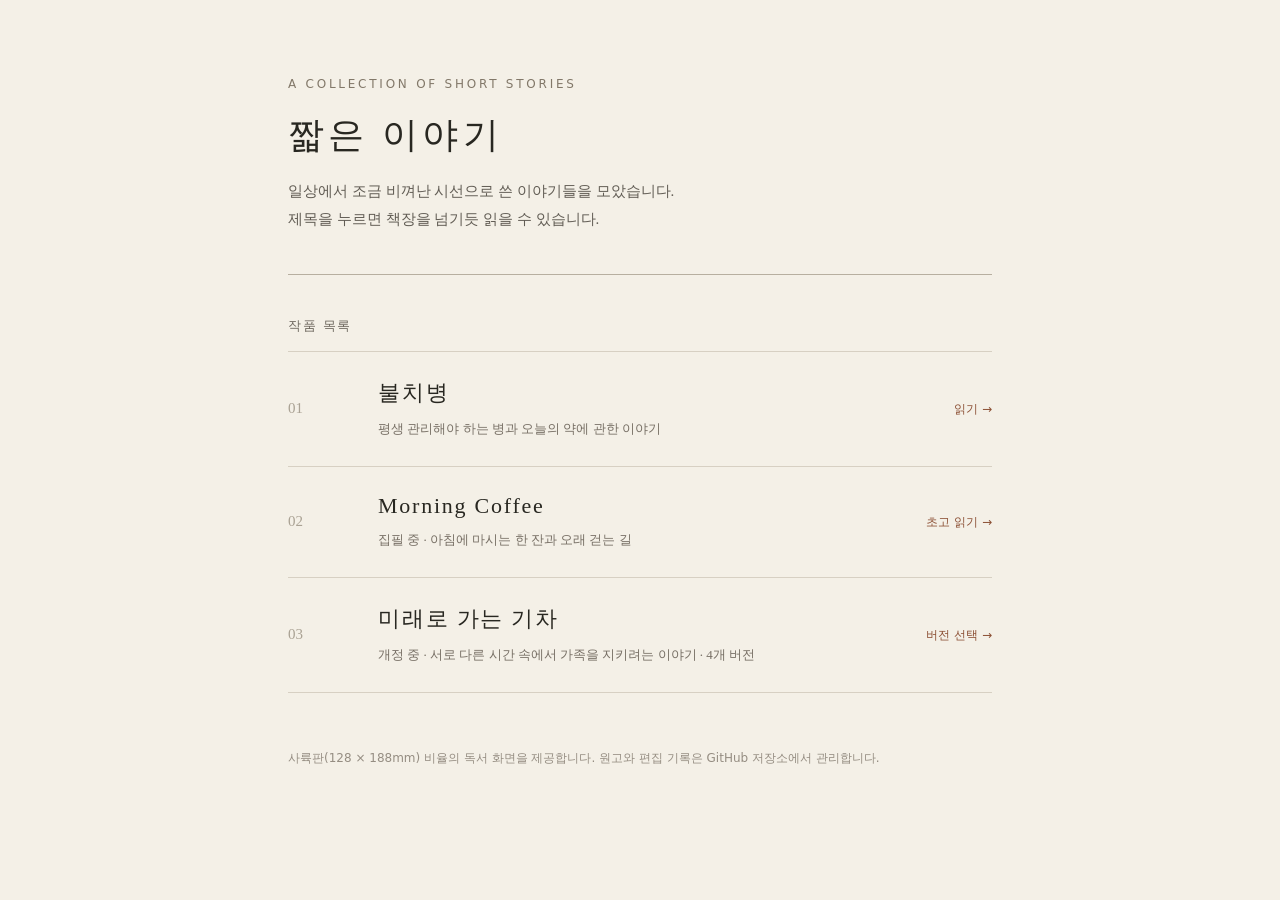
<file: index.html>
<!doctype html>
<html lang="ko">
<head>
<meta charset="utf-8">
<meta name="viewport" content="width=device-width, initial-scale=1">
<meta name="description" content="짧은 이야기들을 모아 읽는 작은 서재">
<title>짧은 이야기 · 소설 서재</title>
<style>
:root{color-scheme:light}
*{box-sizing:border-box}
body{margin:0;background:#f4f0e7;color:#282721;font-family:"Noto Serif KR","Nanum Myeongjo","Noto Serif CJK KR",serif}
main{max-width:760px;margin:0 auto;padding:75px 28px 110px}
header{border-bottom:1px solid #b7afa0;padding-bottom:40px}
.eyebrow{font:12px/1.5 system-ui,sans-serif;letter-spacing:.23em;color:#827869;text-transform:uppercase}
h1{font-size:36px;letter-spacing:.12em;font-weight:500;margin:18px 0}
.lead{font-size:15px;line-height:1.85;color:#625d55;margin:0}
.section-title{font:13px/1.4 system-ui,sans-serif;letter-spacing:.12em;color:#6e685f;margin:42px 0 16px}
.story{display:grid;grid-template-columns:70px 1fr auto;gap:20px;align-items:center;border-top:1px solid #d7d0c3;padding:26px 0;text-decoration:none;color:inherit}
.story:last-child{border-bottom:1px solid #d7d0c3}
.story:hover h2,.story:focus-visible h2{color:#8c5035}
.story:focus-visible{outline:2px solid #8c5035;outline-offset:5px}
.number{font:15px/1 Georgia,serif;color:#aaa294}
h2{font-size:22px;font-weight:500;letter-spacing:.08em;margin:0 0 10px}
.desc{font-size:13px;line-height:1.7;color:#776f65;margin:0}
.read{font:12px/1.5 system-ui,sans-serif;color:#8c5035;white-space:nowrap}
footer{margin-top:55px;font:12px/1.8 system-ui,sans-serif;color:#958d82}
@media(max-width:600px){main{padding:55px 22px 70px}h1{font-size:30px}.story{grid-template-columns:34px 1fr;gap:12px}.read{grid-column:2}h2{font-size:21px}}
</style>
</head>
<body>
<main>
<header>
<div class="eyebrow">A collection of short stories</div>
<h1>짧은 이야기</h1>
<p class="lead">일상에서 조금 비껴난 시선으로 쓴 이야기들을 모았습니다.<br>제목을 누르면 책장을 넘기듯 읽을 수 있습니다.</p>
</header>
<div class="section-title">작품 목록</div>
<nav aria-label="작품 목록">
<a class="story" href="./contents/%EB%B6%88%EC%B9%98%EB%B3%91/publish/%EB%B6%88%EC%B9%98%EB%B3%91.html">
<span class="number">01</span>
<div><h2>불치병</h2><p class="desc">평생 관리해야 하는 병과 오늘의 약에 관한 이야기</p></div>
<span class="read">읽기 →</span>
</a>
<a class="story" href="./contents/morning%20coffee/publish/manuscript.html">
<span class="number">02</span>
<div><h2>Morning Coffee</h2><p class="desc">집필 중 · 아침에 마시는 한 잔과 오래 걷는 길</p></div>
<span class="read">초고 읽기 →</span>
</a>
<a class="story" href="./contents/future_train/publish/index.html">
<span class="number">03</span>
<div><h2>미래로 가는 기차</h2><p class="desc">개정 중 · 서로 다른 시간 속에서 가족을 지키려는 이야기 · 4개 버전</p></div>
<span class="read">버전 선택 →</span>
</a>
</nav>
<footer>사륙판(128 × 188mm) 비율의 독서 화면을 제공합니다. 원고와 편집 기록은 GitHub 저장소에서 관리합니다.</footer>
</main>
</body>
</html>
</file>
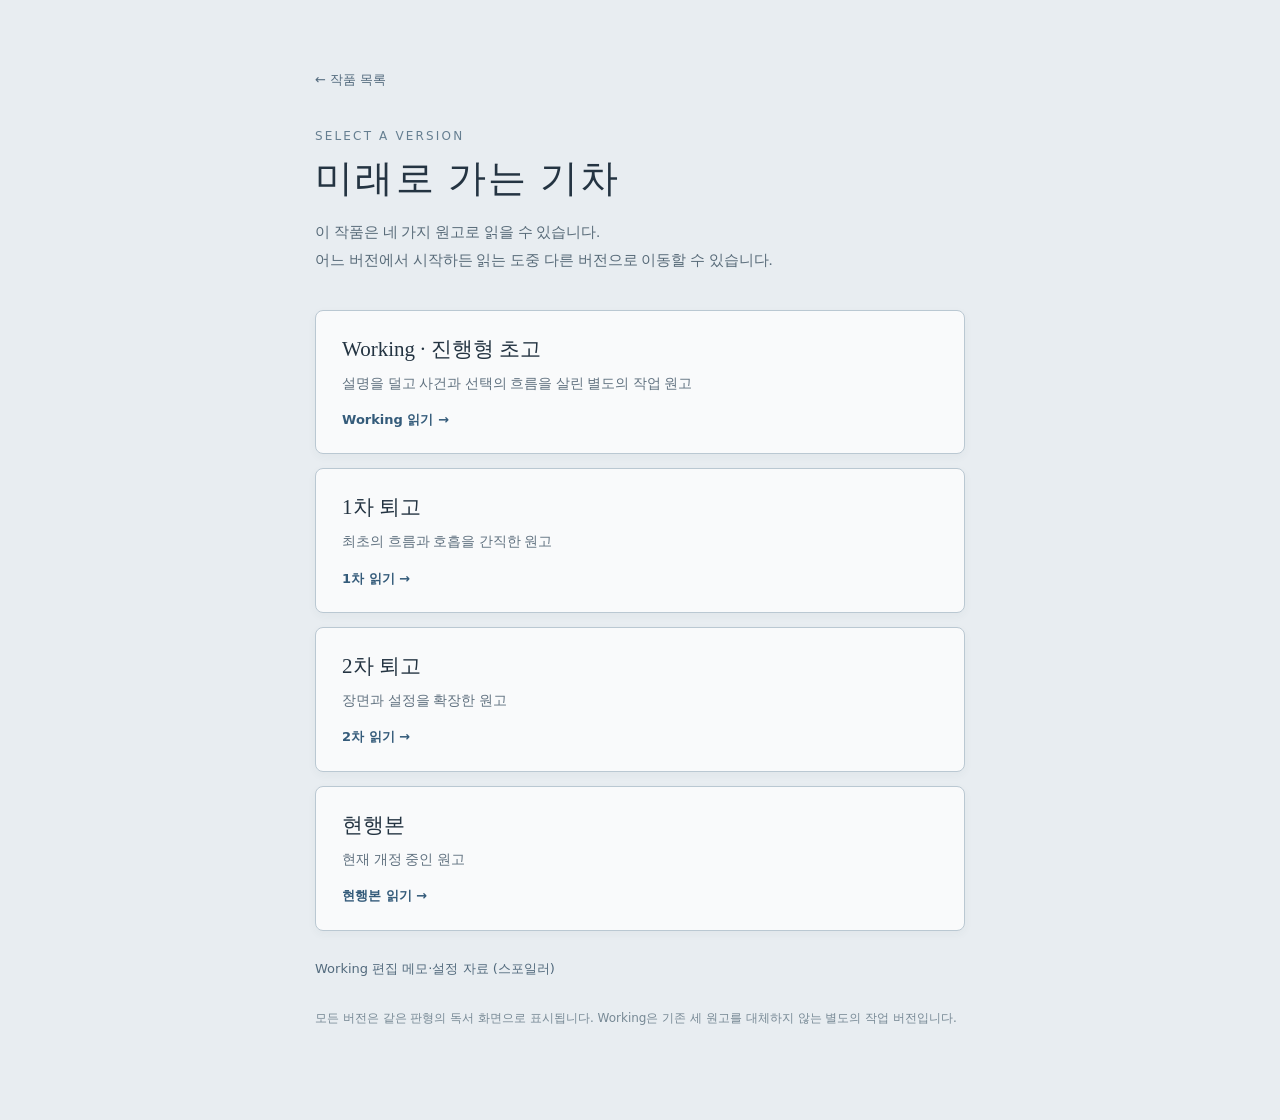
<file: contents/future_train/publish/index.html>
<!doctype html>
<html lang="ko">
<head>
<meta charset="utf-8">
<meta name="viewport" content="width=device-width, initial-scale=1">
<meta name="description" content="미래로 가는 기차 1차, 2차, 현행본, Working 중 읽을 원고를 선택하세요.">
<title>미래로 가는 기차 · 원고 선택</title>
<link rel="stylesheet" href="../../../views/page_style/versions.css">
<style>
:root{color-scheme:light}
*{box-sizing:border-box}
body{margin:0;background:#e8edf1;color:#243442;font-family:"Noto Serif KR","Nanum Myeongjo",serif}
main{width:min(100% - 36px,650px);margin:70px auto 90px}
.back{font:13px/1.6 system-ui,sans-serif;color:#526a7d;text-decoration:none}
.back:hover{text-decoration:underline}
.eyebrow{margin:36px 0 8px;font:12px/1.5 system-ui,sans-serif;letter-spacing:.18em;color:#667f91}
h1{font-weight:500;font-size:clamp(29px,6vw,38px);letter-spacing:.06em;margin:0 0 14px}
.intro{font-size:15px;line-height:1.9;color:#586b79;margin:0 0 35px}
.choices{display:grid;gap:14px}
.choice{display:block;padding:24px 26px;background:#f9fafb;border:1px solid #bac8d2;border-radius:8px;text-decoration:none;color:inherit;box-shadow:0 3px 10px #293b470b;transition:border-color .15s,transform .15s}
.choice:hover,.choice:focus-visible{border-color:#385975;transform:translateY(-2px);outline-offset:3px}
.choice h2{font-size:21px;font-weight:500;margin:0 0 8px}
.choice p{font-size:14px;line-height:1.8;margin:0;color:#617280}
.choice .action{display:block;margin-top:14px;color:#345b7a;font:600 13px/1.5 system-ui,sans-serif}
.note{margin:28px 0 0;color:#778995;font:12px/1.8 system-ui,sans-serif}
@media(max-width:600px){main{margin:40px auto 60px}.choice{padding:21px}}
</style>
</head>
<body>
<main>
<a class="back" href="../../../index.html">← 작품 목록</a>
<div class="eyebrow">SELECT A VERSION</div>
<h1>미래로 가는 기차</h1>
<p class="intro">이 작품은 네 가지 원고로 읽을 수 있습니다.<br>어느 버전에서 시작하든 읽는 도중 다른 버전으로 이동할 수 있습니다.</p>
<nav class="choices" aria-label="읽을 원고 선택">
<a class="choice" href="./working.html"><h2>Working · 진행형 초고</h2><p>설명을 덜고 사건과 선택의 흐름을 살린 별도의 작업 원고</p><span class="action">Working 읽기 →</span></a>
<a class="choice" href="./versions/1차.html"><h2>1차 퇴고</h2><p>최초의 흐름과 호흡을 간직한 원고</p><span class="action">1차 읽기 →</span></a>
<a class="choice" href="./versions/2차.html"><h2>2차 퇴고</h2><p>장면과 설정을 확장한 원고</p><span class="action">2차 읽기 →</span></a>
<a class="choice" href="./manuscript_rewrite.html"><h2>현행본</h2><p>현재 개정 중인 원고</p><span class="action">현행본 읽기 →</span></a>
</nav>
<p class="note"><a class="back" href="https://github.com/cromshield-hub/novel/blob/main/contents/future_train/recipe/working_notes.md">Working 편집 메모·설정 자료 (스포일러)</a></p>
<p class="note">모든 버전은 같은 판형의 독서 화면으로 표시됩니다. Working은 기존 세 원고를 대체하지 않는 별도의 작업 버전입니다.</p>
</main>
</body>
</html>
</file>
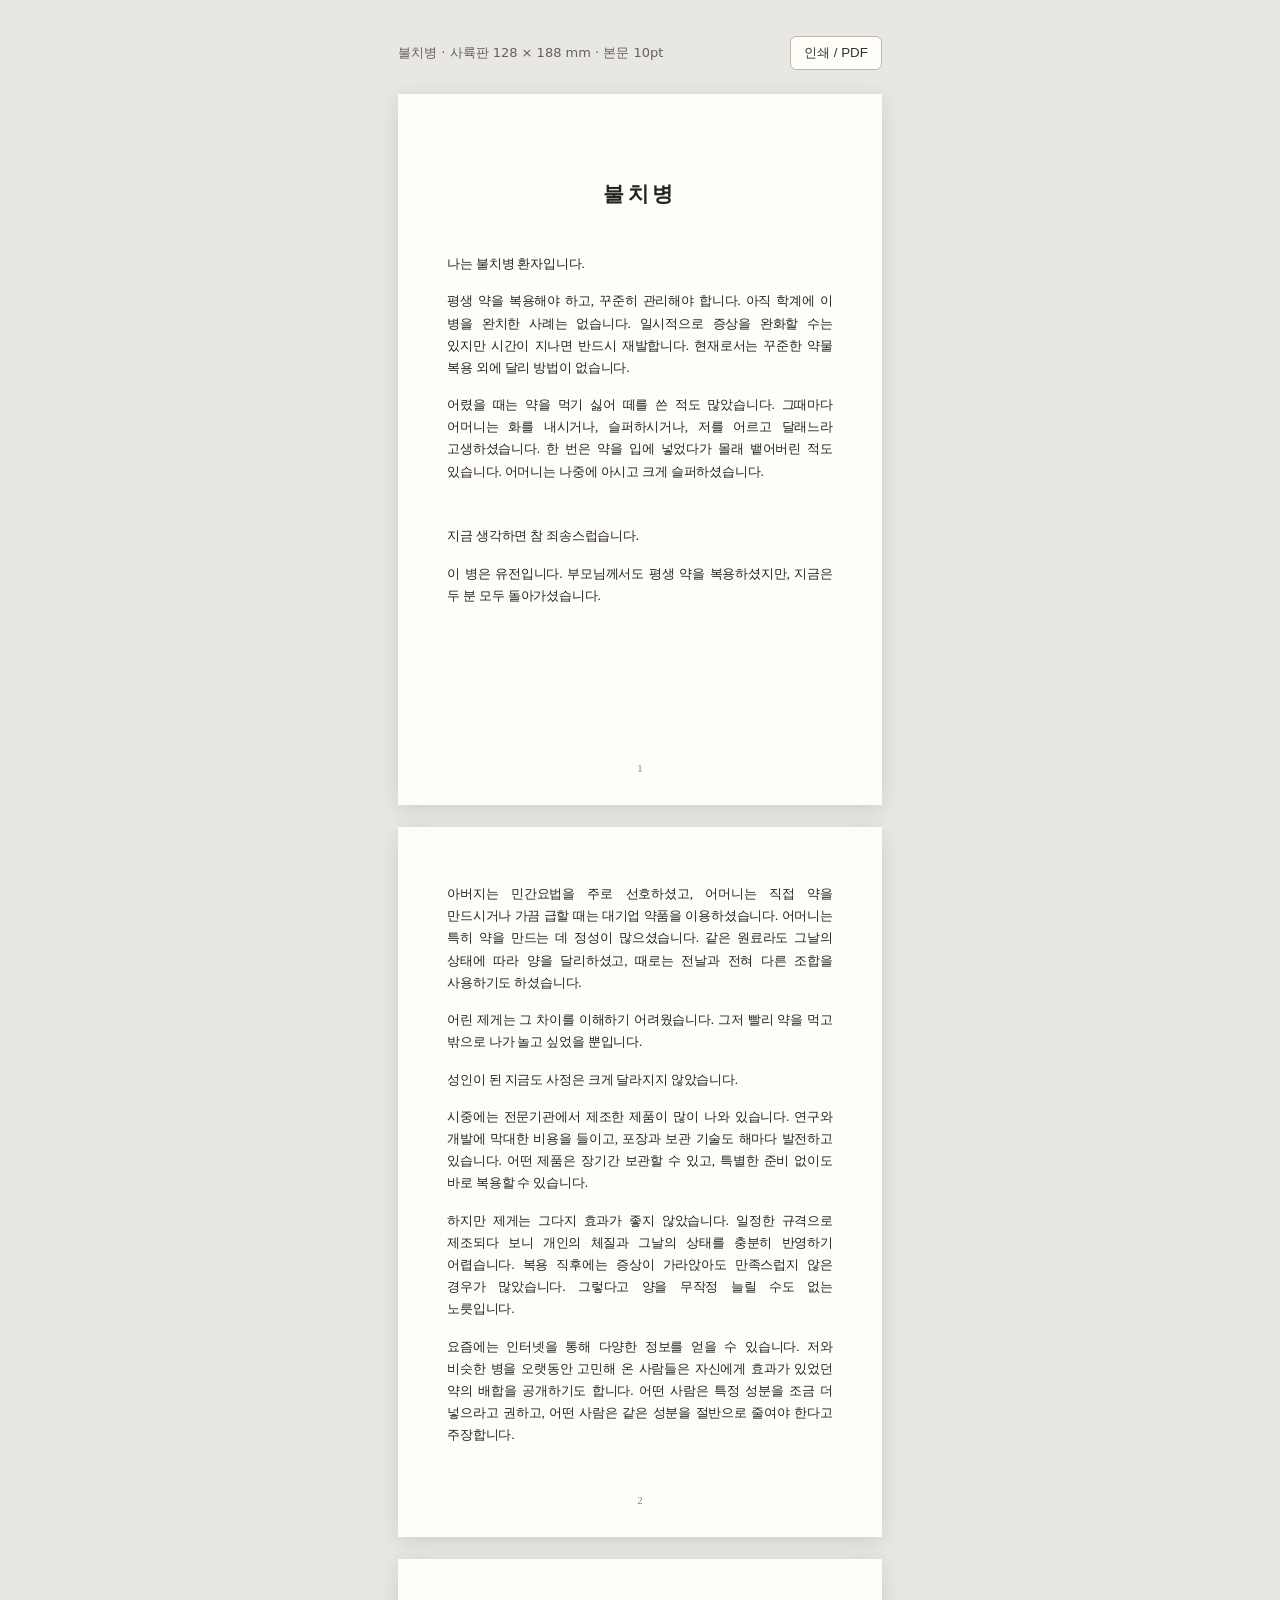
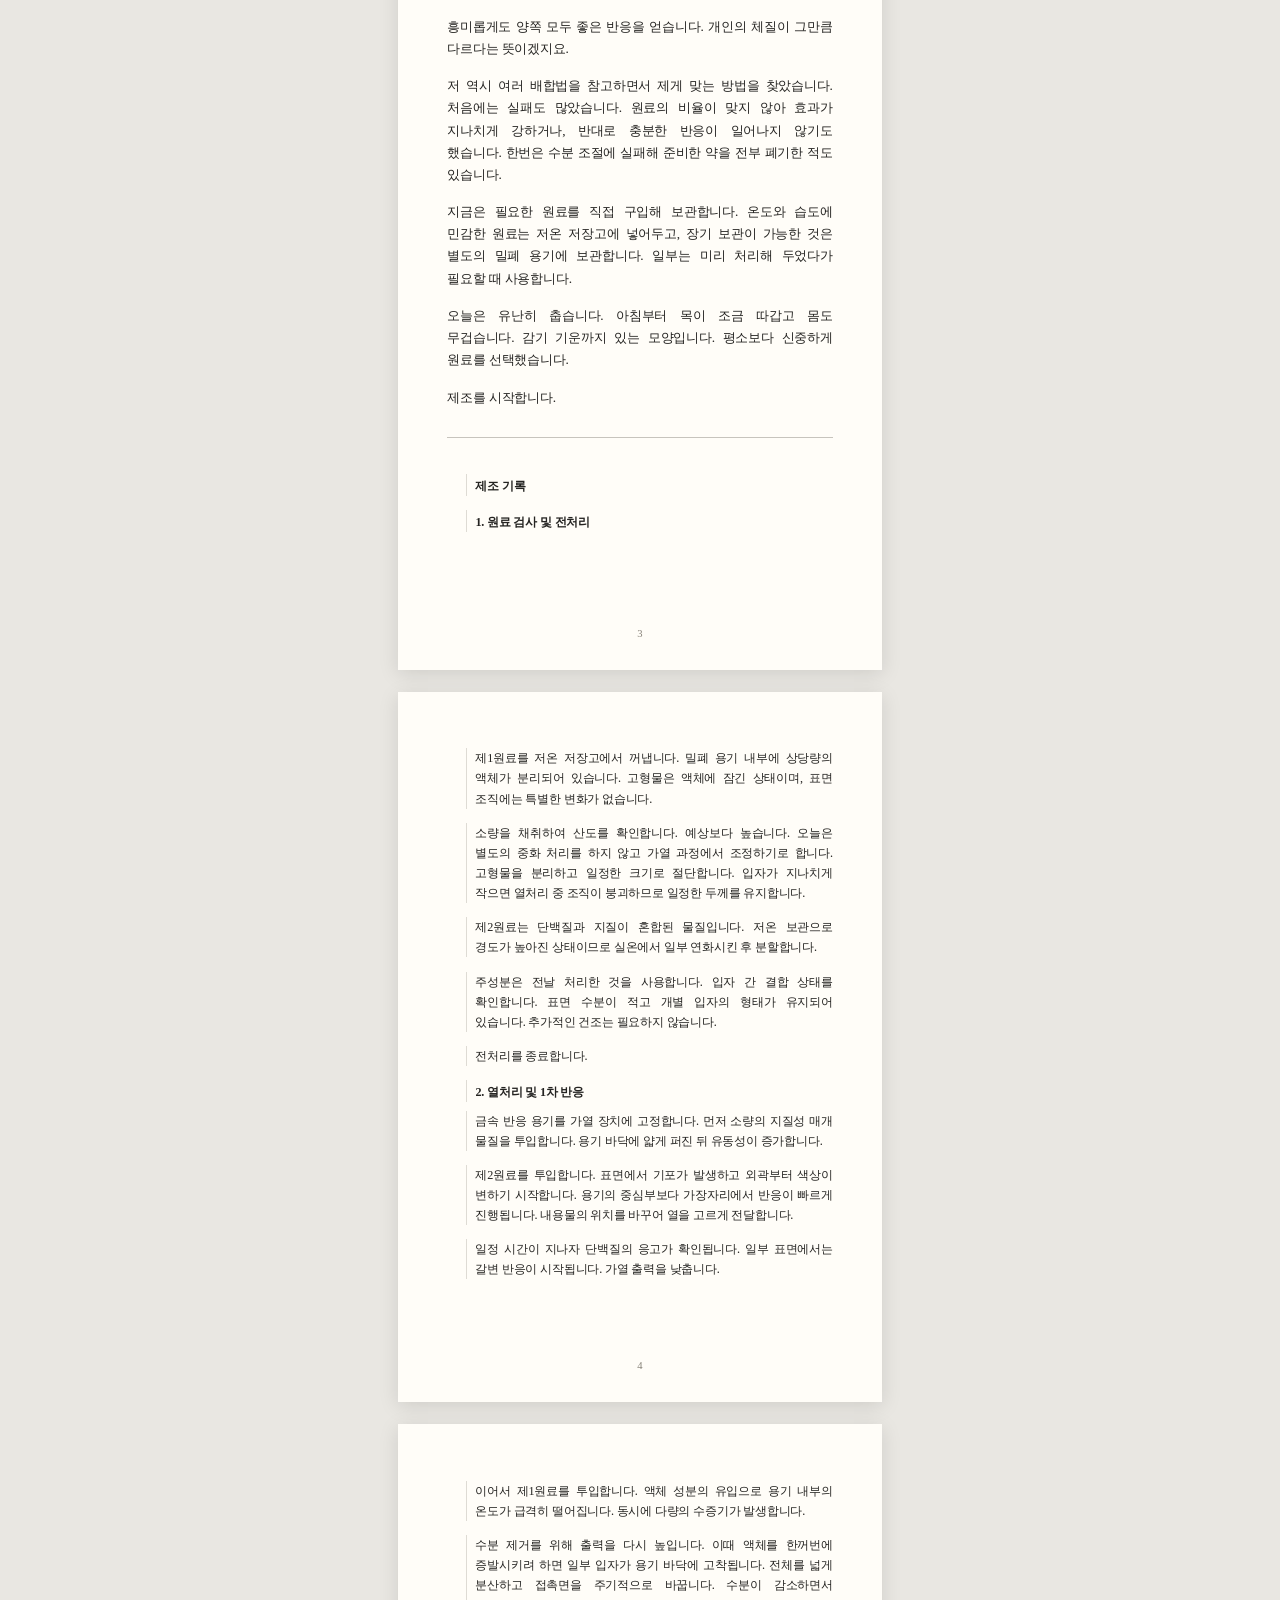
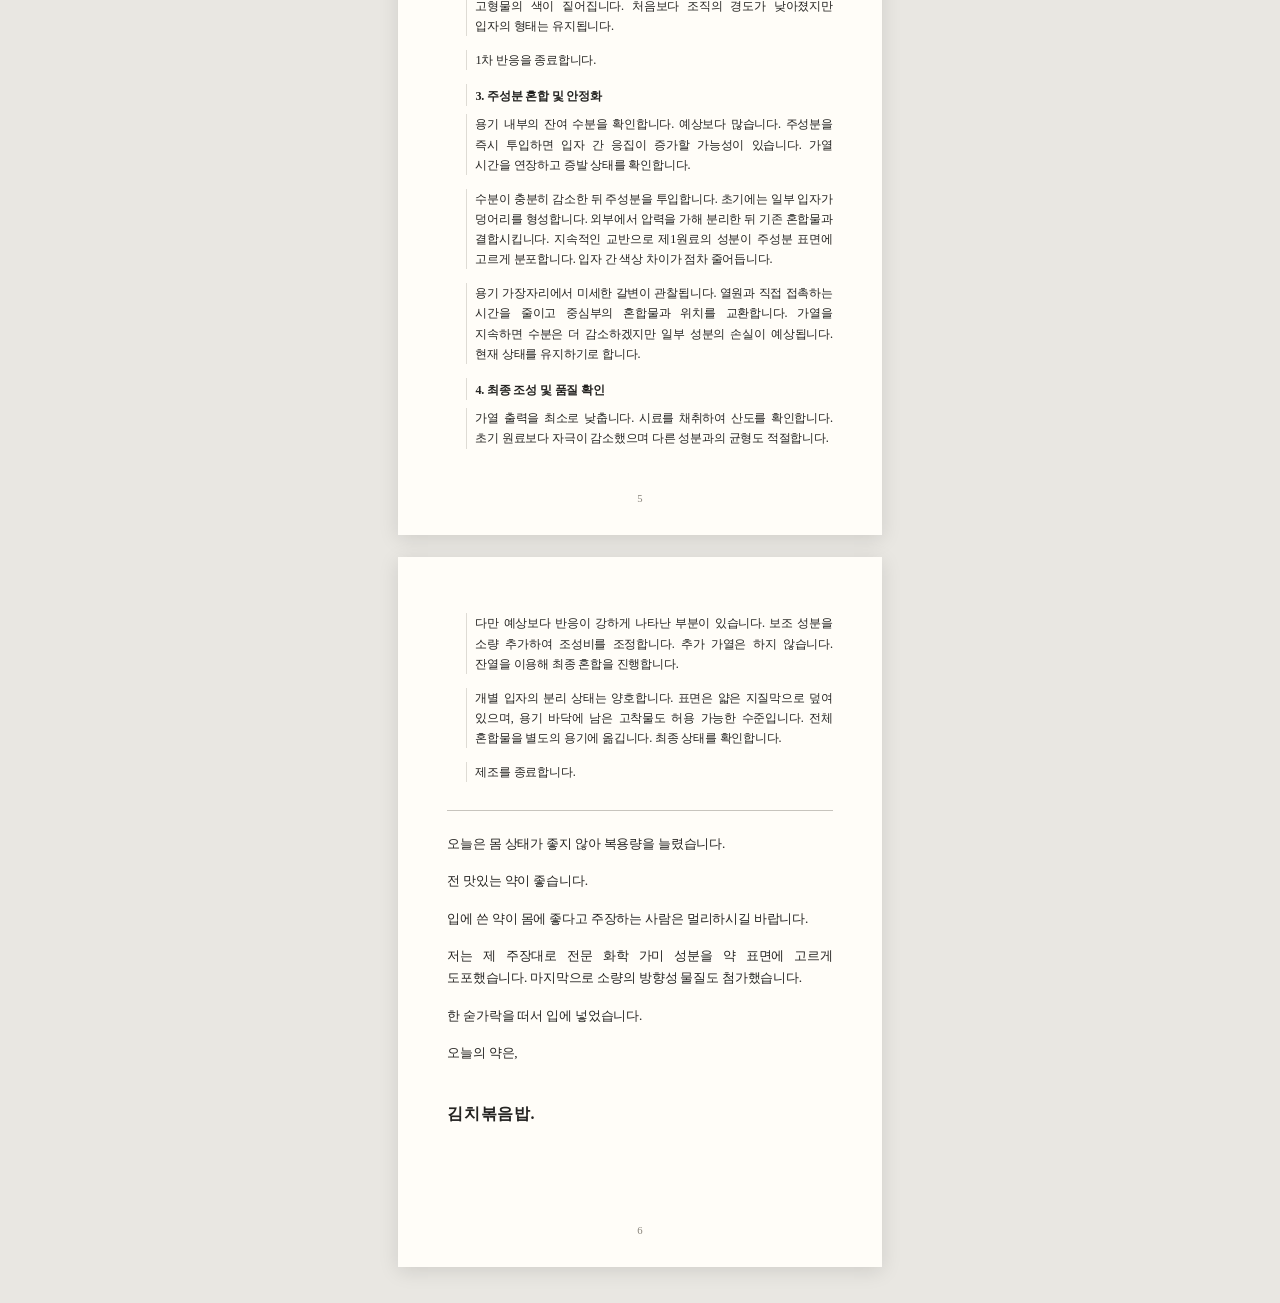
<file: 불치병/불치병.html>
<!doctype html>
<html lang="ko">
<head>
<meta charset="utf-8">
<meta name="viewport" content="width=device-width, initial-scale=1">
<title>불치병 · 46판 독서본</title>
<style>
:root { color-scheme: light; }
* { box-sizing:border-box; }
body { margin:0; padding:36px 14px; background:#e9e7e2; color:#242321; font-family:"Noto Serif KR","Nanum Myeongjo","Noto Serif CJK KR",Georgia,serif; }
.reader { display:flex; flex-direction:column; align-items:center; gap:22px; }
.page { position:relative; width:128mm; height:188mm; flex:none; background:#fffdf8; box-shadow:0 4px 19px #0000001d; padding:15mm 13mm 17mm; overflow:hidden; }
.content { height:100%; overflow:hidden; font-size:10pt; line-height:1.66; font-weight:400; word-break:keep-all; overflow-wrap:break-word; letter-spacing:-.015em; }
h1 { text-align:center; font-size:15.5pt; font-weight:600; letter-spacing:.18em; margin:7mm 0 11mm; }
p { margin:0 0 1.15em; text-align:justify; }
h2 { font-size:9.3pt; margin:1.15em 0 .7em; font-weight:600; }
.rule { margin:2.1em 0 1.6em; border-top:1px solid #c7c4bd; }
.log-start { height:.05em; }
.lab { margin-left:5mm; padding-left:2.2mm; border-left:1px solid #dedbd4; font-size:9.15pt; line-height:1.65; }
h2.lab { padding-top:.15em; }
.remember { margin-top:3.2em; }
.pre-reveal { margin-bottom:2.8em; }
.reveal { text-align:left; margin-top:.2em; font-size:12pt; letter-spacing:.04em; }
.folio { position:absolute; bottom:8.2mm; left:0; right:0; text-align:center; font-family:Georgia,serif; font-size:8pt; color:#89847b; }
.controls { max-width:128mm; margin:0 auto 24px; display:flex; justify-content:space-between; align-items:center; gap:12px; font:13px/1.5 system-ui,sans-serif; color:#64615c; }
button { border:1px solid #bdb8ad; border-radius:6px; background:#fffdf8; padding:7px 13px; cursor:pointer; color:#333; }
#source { display:none; }
@page { size:128mm 188mm; margin:0; }
@media print { body{background:white;padding:0;} .reader{gap:0;display:block;} .page {box-shadow:none; break-after:page; page-break-after:always;} .controls{display:none;} }
@media screen and (max-width:530px){body{padding:12px 0;} .reader{gap:12px;} .page{transform-origin:top center;} .controls{padding:0 12px;}}
</style>
</head>
<body>
<div class="controls"><span>불치병 · 사륙판 128 × 188 mm · 본문 10pt</span><button onclick="window.print()">인쇄 / PDF</button></div>
<main class="reader" id="reader" aria-label="불치병 본문"></main>
<div id="source"><h1>불치병</h1>
<p>나는 불치병 환자입니다.</p>
<p>평생 약을 복용해야 하고, 꾸준히 관리해야 합니다. 아직 학계에 이 병을 완치한 사례는 없습니다. 일시적으로 증상을 완화할 수는 있지만 시간이 지나면 반드시 재발합니다. 현재로서는 꾸준한 약물 복용 외에 달리 방법이 없습니다.</p>
<p>어렸을 때는 약을 먹기 싫어 떼를 쓴 적도 많았습니다. 그때마다 어머니는 화를 내시거나, 슬퍼하시거나, 저를 어르고 달래느라 고생하셨습니다. 한 번은 약을 입에 넣었다가 몰래 뱉어버린 적도 있습니다. 어머니는 나중에 아시고 크게 슬퍼하셨습니다.</p>
<p class="remember">지금 생각하면 참 죄송스럽습니다.</p>
<p>이 병은 유전입니다. 부모님께서도 평생 약을 복용하셨지만, 지금은 두 분 모두 돌아가셨습니다.</p>
<p>아버지는 민간요법을 주로 선호하셨고, 어머니는 직접 약을 만드시거나 가끔 급할 때는 대기업 약품을 이용하셨습니다. 어머니는 특히 약을 만드는 데 정성이 많으셨습니다. 같은 원료라도 그날의 상태에 따라 양을 달리하셨고, 때로는 전날과 전혀 다른 조합을 사용하기도 하셨습니다.</p>
<p>어린 제게는 그 차이를 이해하기 어려웠습니다. 그저 빨리 약을 먹고 밖으로 나가 놀고 싶었을 뿐입니다.</p>
<p>성인이 된 지금도 사정은 크게 달라지지 않았습니다.</p>
<p>시중에는 전문기관에서 제조한 제품이 많이 나와 있습니다. 연구와 개발에 막대한 비용을 들이고, 포장과 보관 기술도 해마다 발전하고 있습니다. 어떤 제품은 장기간 보관할 수 있고, 특별한 준비 없이도 바로 복용할 수 있습니다.</p>
<p>하지만 제게는 그다지 효과가 좋지 않았습니다. 일정한 규격으로 제조되다 보니 개인의 체질과 그날의 상태를 충분히 반영하기 어렵습니다. 복용 직후에는 증상이 가라앉아도 만족스럽지 않은 경우가 많았습니다. 그렇다고 양을 무작정 늘릴 수도 없는 노릇입니다.</p>
<p>요즘에는 인터넷을 통해 다양한 정보를 얻을 수 있습니다. 저와 비슷한 병을 오랫동안 고민해 온 사람들은 자신에게 효과가 있었던 약의 배합을 공개하기도 합니다. 어떤 사람은 특정 성분을 조금 더 넣으라고 권하고, 어떤 사람은 같은 성분을 절반으로 줄여야 한다고 주장합니다.</p>
<p>흥미롭게도 양쪽 모두 좋은 반응을 얻습니다. 개인의 체질이 그만큼 다르다는 뜻이겠지요.</p>
<p>저 역시 여러 배합법을 참고하면서 제게 맞는 방법을 찾았습니다. 처음에는 실패도 많았습니다. 원료의 비율이 맞지 않아 효과가 지나치게 강하거나, 반대로 충분한 반응이 일어나지 않기도 했습니다. 한번은 수분 조절에 실패해 준비한 약을 전부 폐기한 적도 있습니다.</p>
<p>지금은 필요한 원료를 직접 구입해 보관합니다. 온도와 습도에 민감한 원료는 저온 저장고에 넣어두고, 장기 보관이 가능한 것은 별도의 밀폐 용기에 보관합니다. 일부는 미리 처리해 두었다가 필요할 때 사용합니다.</p>
<p>오늘은 유난히 춥습니다. 아침부터 목이 조금 따갑고 몸도 무겁습니다. 감기 기운까지 있는 모양입니다. 평소보다 신중하게 원료를 선택했습니다.</p>
<p>제조를 시작합니다.</p>
<div class="rule"></div>
<div class="log-start"></div>
<h2 class="lab"><strong>제조 기록</strong></h2>
<h2 class="lab"><strong>1. 원료 검사 및 전처리</strong></h2>
<p class="lab">제1원료를 저온 저장고에서 꺼냅니다. 밀폐 용기 내부에 상당량의 액체가 분리되어 있습니다. 고형물은 액체에 잠긴 상태이며, 표면 조직에는 특별한 변화가 없습니다.</p>
<p class="lab">소량을 채취하여 산도를 확인합니다. 예상보다 높습니다. 오늘은 별도의 중화 처리를 하지 않고 가열 과정에서 조정하기로 합니다. 고형물을 분리하고 일정한 크기로 절단합니다. 입자가 지나치게 작으면 열처리 중 조직이 붕괴하므로 일정한 두께를 유지합니다.</p>
<p class="lab">제2원료는 단백질과 지질이 혼합된 물질입니다. 저온 보관으로 경도가 높아진 상태이므로 실온에서 일부 연화시킨 후 분할합니다.</p>
<p class="lab">주성분은 전날 처리한 것을 사용합니다. 입자 간 결합 상태를 확인합니다. 표면 수분이 적고 개별 입자의 형태가 유지되어 있습니다. 추가적인 건조는 필요하지 않습니다.</p>
<p class="lab">전처리를 종료합니다.</p>
<h2 class="lab"><strong>2. 열처리 및 1차 반응</strong></h2>
<p class="lab">금속 반응 용기를 가열 장치에 고정합니다. 먼저 소량의 지질성 매개 물질을 투입합니다. 용기 바닥에 얇게 퍼진 뒤 유동성이 증가합니다.</p>
<p class="lab">제2원료를 투입합니다. 표면에서 기포가 발생하고 외곽부터 색상이 변하기 시작합니다. 용기의 중심부보다 가장자리에서 반응이 빠르게 진행됩니다. 내용물의 위치를 바꾸어 열을 고르게 전달합니다.</p>
<p class="lab">일정 시간이 지나자 단백질의 응고가 확인됩니다. 일부 표면에서는 갈변 반응이 시작됩니다. 가열 출력을 낮춥니다.</p>
<p class="lab">이어서 제1원료를 투입합니다. 액체 성분의 유입으로 용기 내부의 온도가 급격히 떨어집니다. 동시에 다량의 수증기가 발생합니다.</p>
<p class="lab">수분 제거를 위해 출력을 다시 높입니다. 이때 액체를 한꺼번에 증발시키려 하면 일부 입자가 용기 바닥에 고착됩니다. 전체를 넓게 분산하고 접촉면을 주기적으로 바꿉니다. 수분이 감소하면서 고형물의 색이 짙어집니다. 처음보다 조직의 경도가 낮아졌지만 입자의 형태는 유지됩니다.</p>
<p class="lab">1차 반응을 종료합니다.</p>
<h2 class="lab"><strong>3. 주성분 혼합 및 안정화</strong></h2>
<p class="lab">용기 내부의 잔여 수분을 확인합니다. 예상보다 많습니다. 주성분을 즉시 투입하면 입자 간 응집이 증가할 가능성이 있습니다. 가열 시간을 연장하고 증발 상태를 확인합니다.</p>
<p class="lab">수분이 충분히 감소한 뒤 주성분을 투입합니다. 초기에는 일부 입자가 덩어리를 형성합니다. 외부에서 압력을 가해 분리한 뒤 기존 혼합물과 결합시킵니다. 지속적인 교반으로 제1원료의 성분이 주성분 표면에 고르게 분포합니다. 입자 간 색상 차이가 점차 줄어듭니다.</p>
<p class="lab">용기 가장자리에서 미세한 갈변이 관찰됩니다. 열원과 직접 접촉하는 시간을 줄이고 중심부의 혼합물과 위치를 교환합니다. 가열을 지속하면 수분은 더 감소하겠지만 일부 성분의 손실이 예상됩니다. 현재 상태를 유지하기로 합니다.</p>
<h2 class="lab"><strong>4. 최종 조성 및 품질 확인</strong></h2>
<p class="lab">가열 출력을 최소로 낮춥니다. 시료를 채취하여 산도를 확인합니다. 초기 원료보다 자극이 감소했으며 다른 성분과의 균형도 적절합니다.</p>
<p class="lab">다만 예상보다 반응이 강하게 나타난 부분이 있습니다. 보조 성분을 소량 추가하여 조성비를 조정합니다. 추가 가열은 하지 않습니다. 잔열을 이용해 최종 혼합을 진행합니다.</p>
<p class="lab">개별 입자의 분리 상태는 양호합니다. 표면은 얇은 지질막으로 덮여 있으며, 용기 바닥에 남은 고착물도 허용 가능한 수준입니다. 전체 혼합물을 별도의 용기에 옮깁니다. 최종 상태를 확인합니다.</p>
<p class="lab">제조를 종료합니다.</p>
<div class="rule"></div>
<p>오늘은 몸 상태가 좋지 않아 복용량을 늘렸습니다.</p>
<p>전 맛있는 약이 좋습니다.</p>
<p>입에 쓴 약이 몸에 좋다고 주장하는 사람은 멀리하시길 바랍니다.</p>
<p>저는 제 주장대로 전문 화학 가미 성분을 약 표면에 고르게 도포했습니다. 마지막으로 소량의 방향성 물질도 첨가했습니다.</p>
<p>한 숟가락을 떠서 입에 넣었습니다.</p>
<p class="pre-reveal">오늘의 약은,</p>
<p class="reveal"><strong>김치볶음밥.</strong></p></div>
<script>
(function(){
 const src=document.getElementById('source'), reader=document.getElementById('reader');
 function createPage(n){
   const page=document.createElement('section');page.className='page';
   const area=document.createElement('div');area.className='content';
   const folio=document.createElement('div');folio.className='folio';folio.textContent=n;
   page.append(area,folio);reader.append(page);return area;
 }
 function render(){
   reader.replaceChildren();
   let area=createPage(1), n=1;
   for(const node of [...src.children]){
     const el=node.cloneNode(true); area.append(el);
     if(area.scrollHeight>area.clientHeight+1 && area.children.length>1){
       area.removeChild(el);area=createPage(++n);area.append(el);
     }
   }
 }
 function scale(){
   const w=Math.min(1,(window.innerWidth-12)/(128*96/25.4));
   for(const page of reader.children){page.style.zoom=w;}
 }
 document.fonts.ready.then(()=>{render();scale()});
 window.addEventListener('resize',scale);
})();
</script>
</body>
</html>
</file>
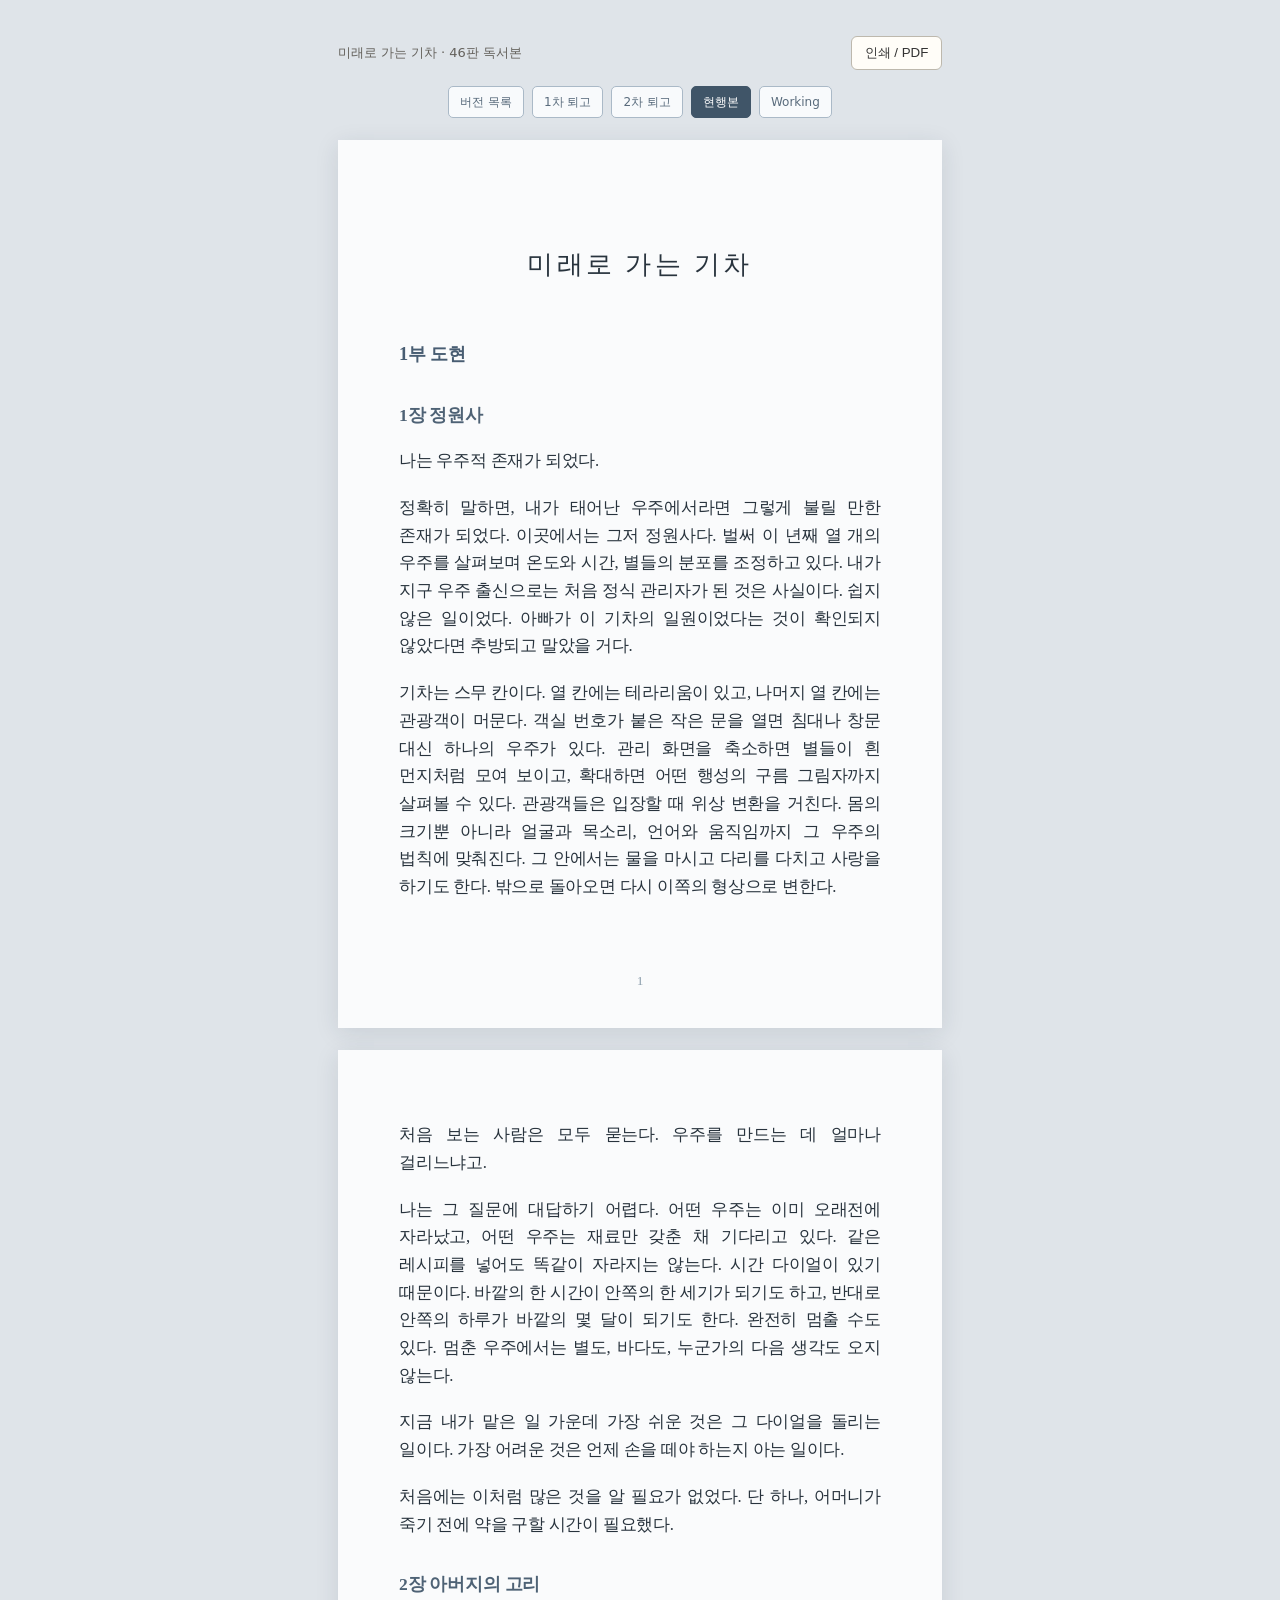
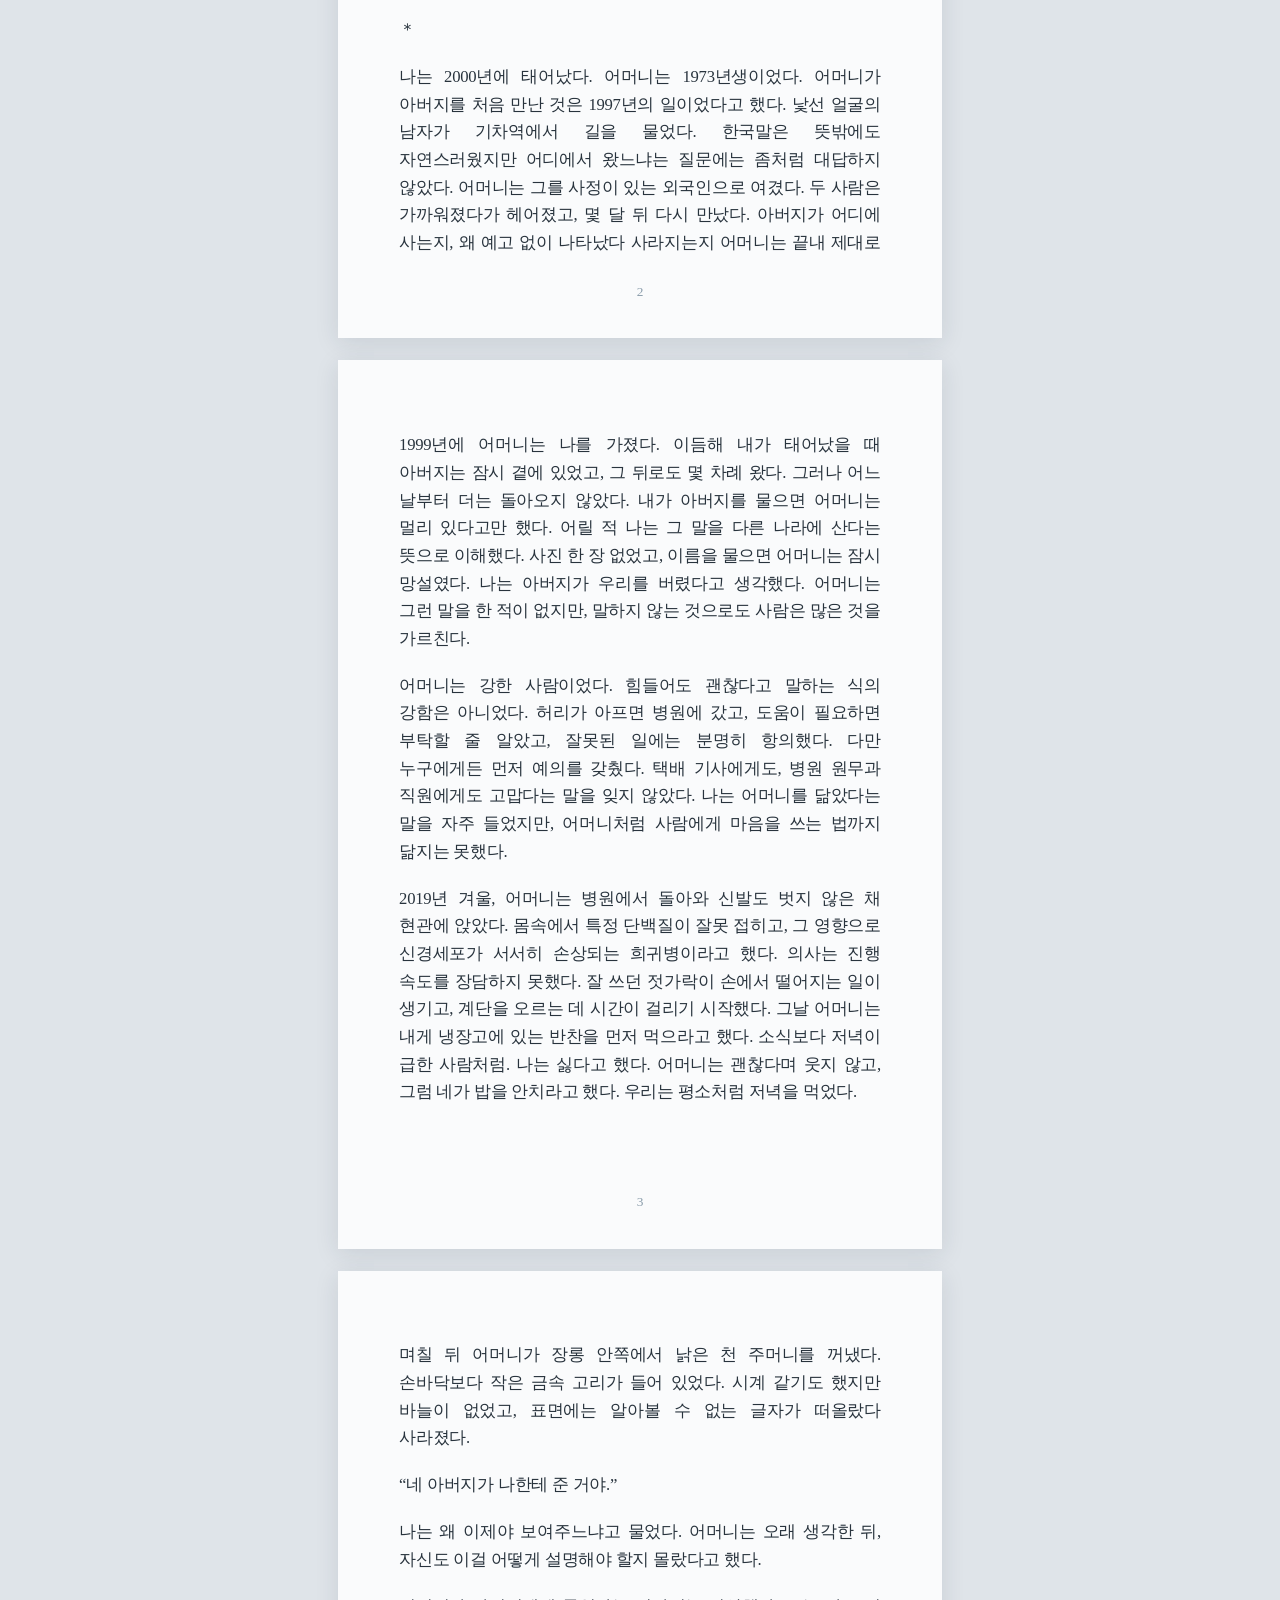
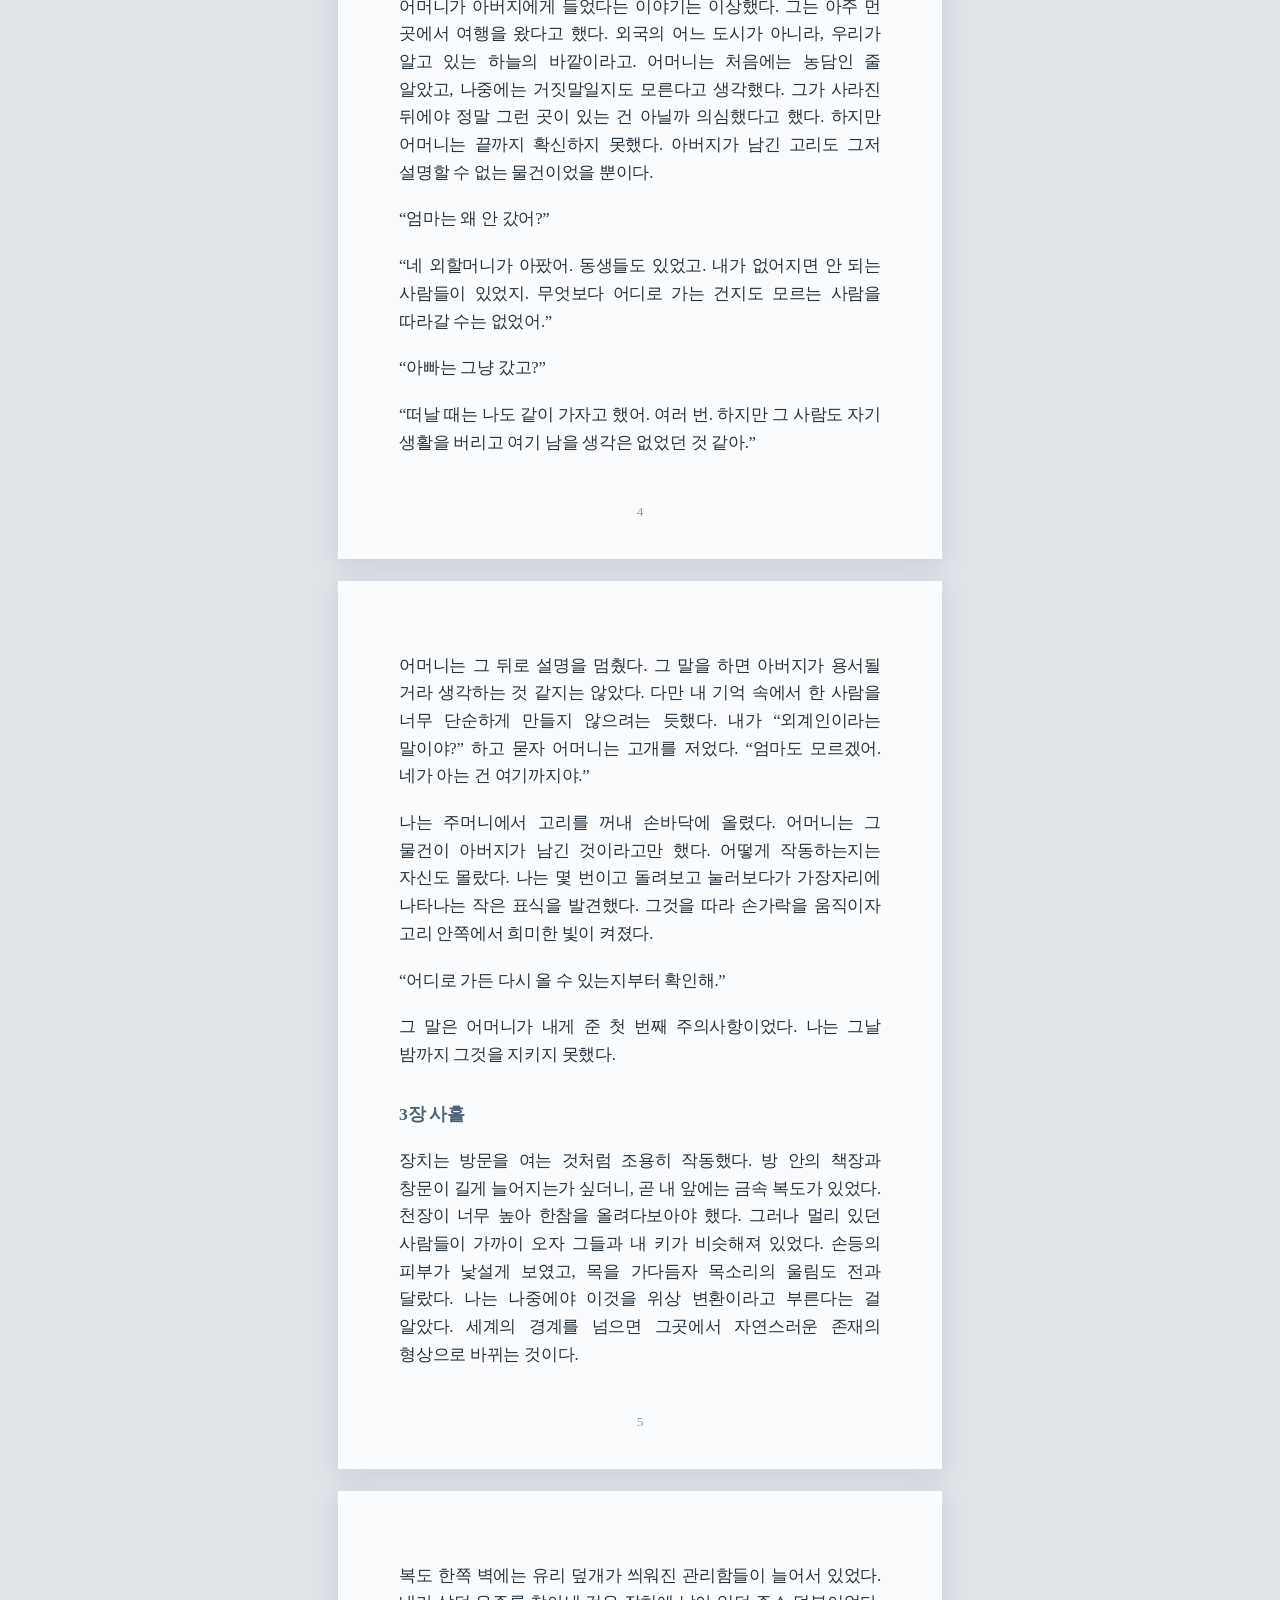
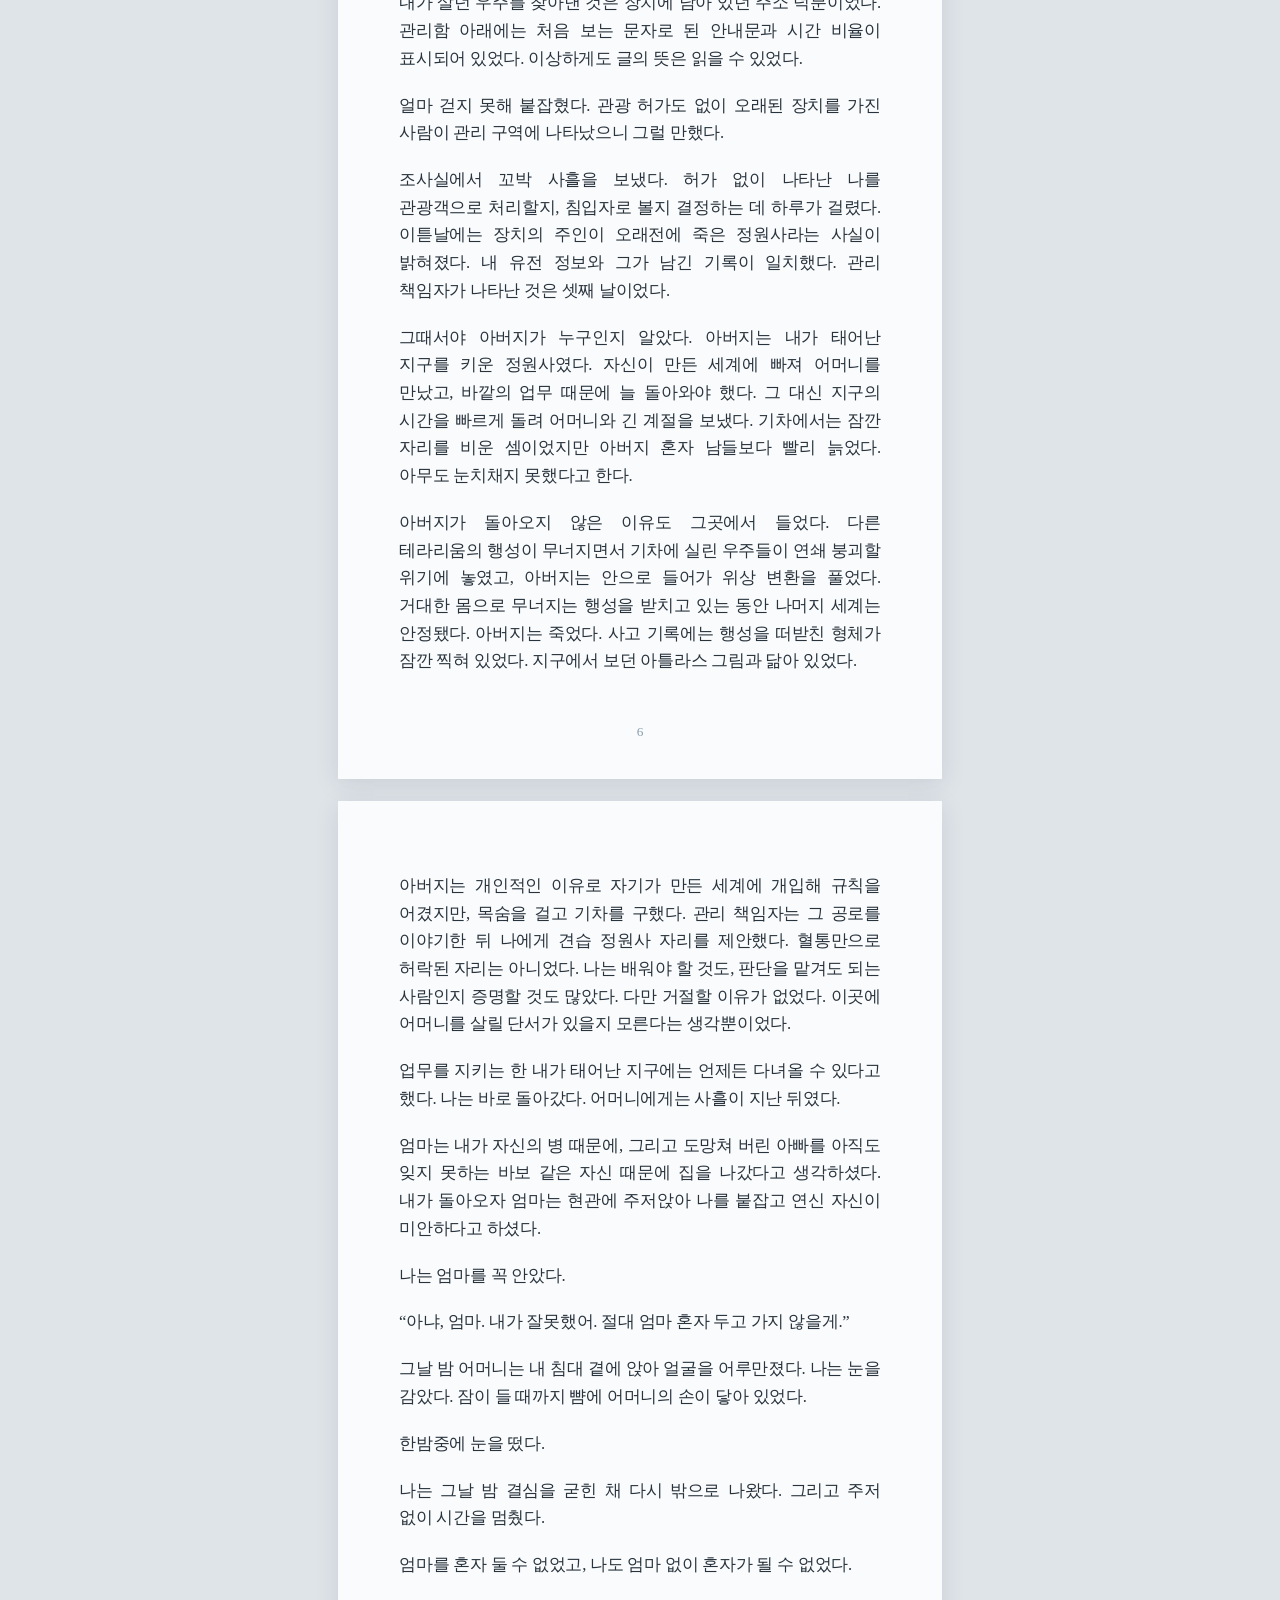
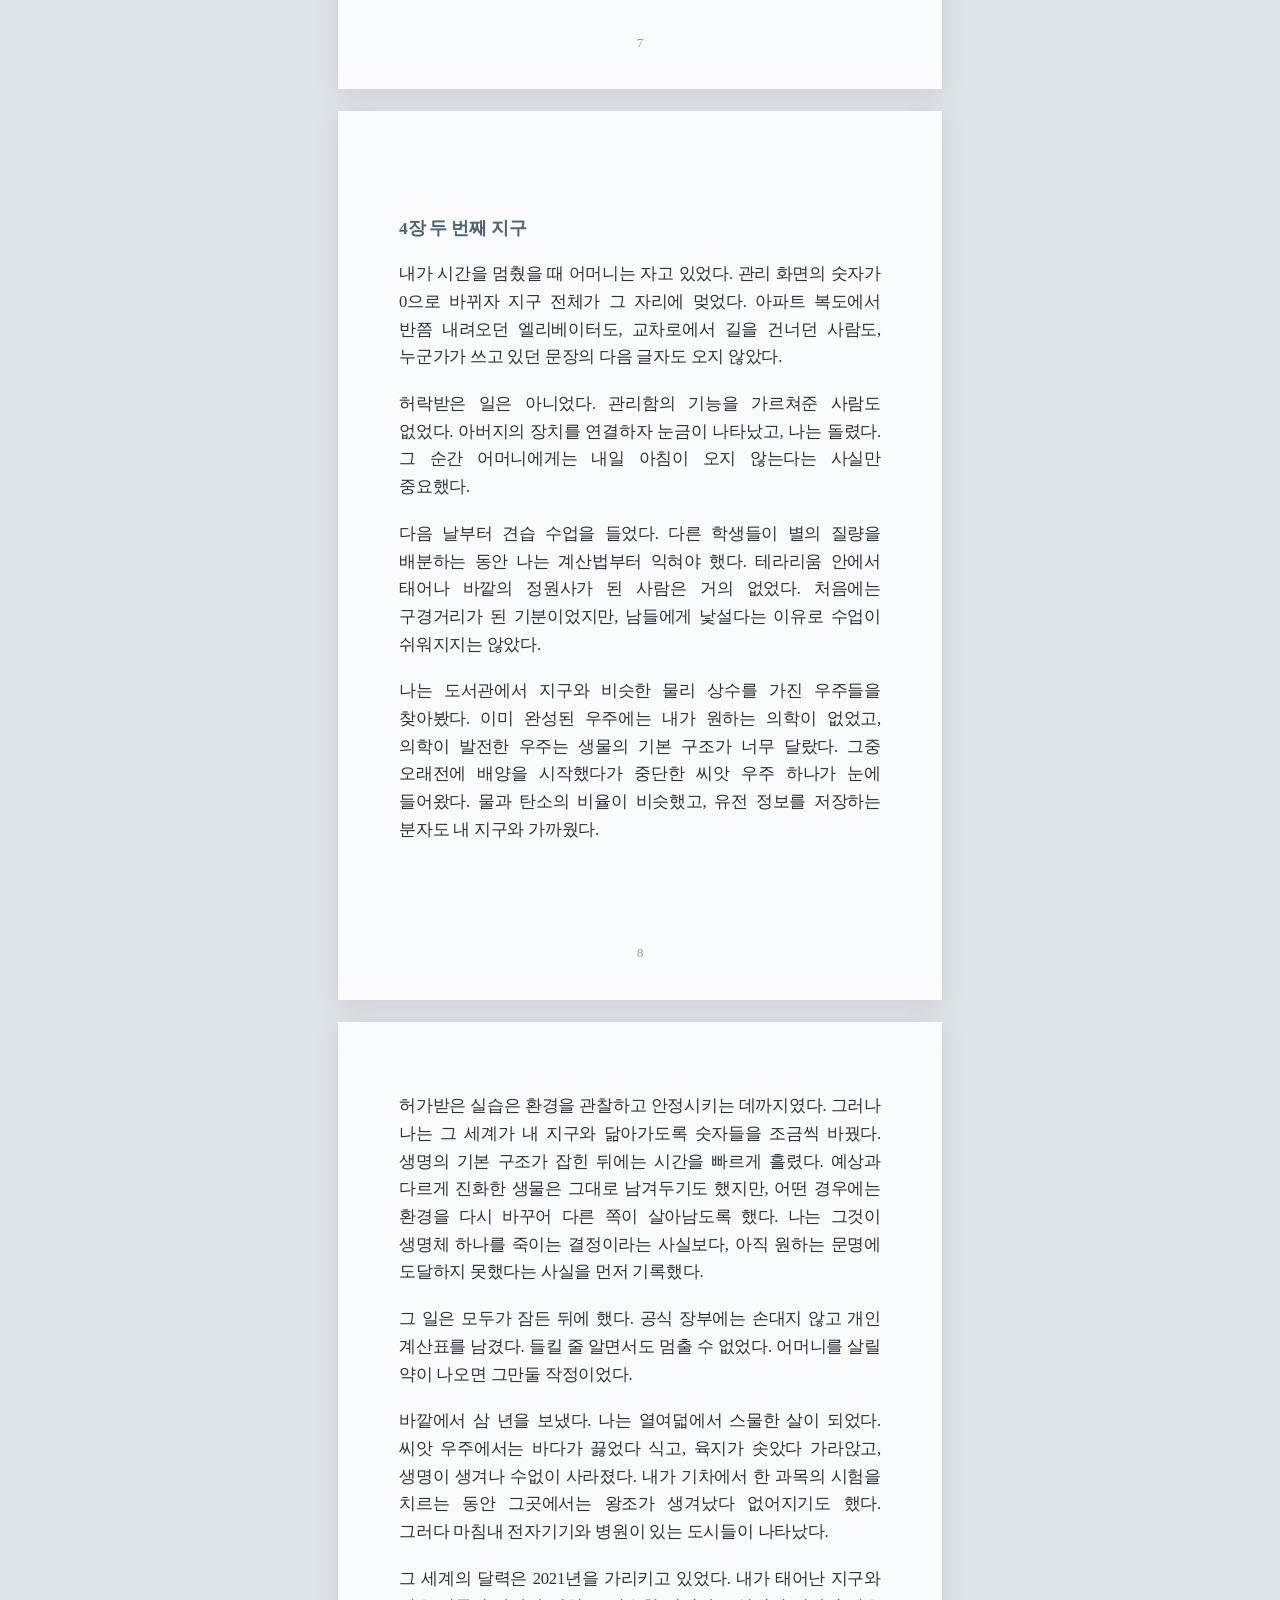
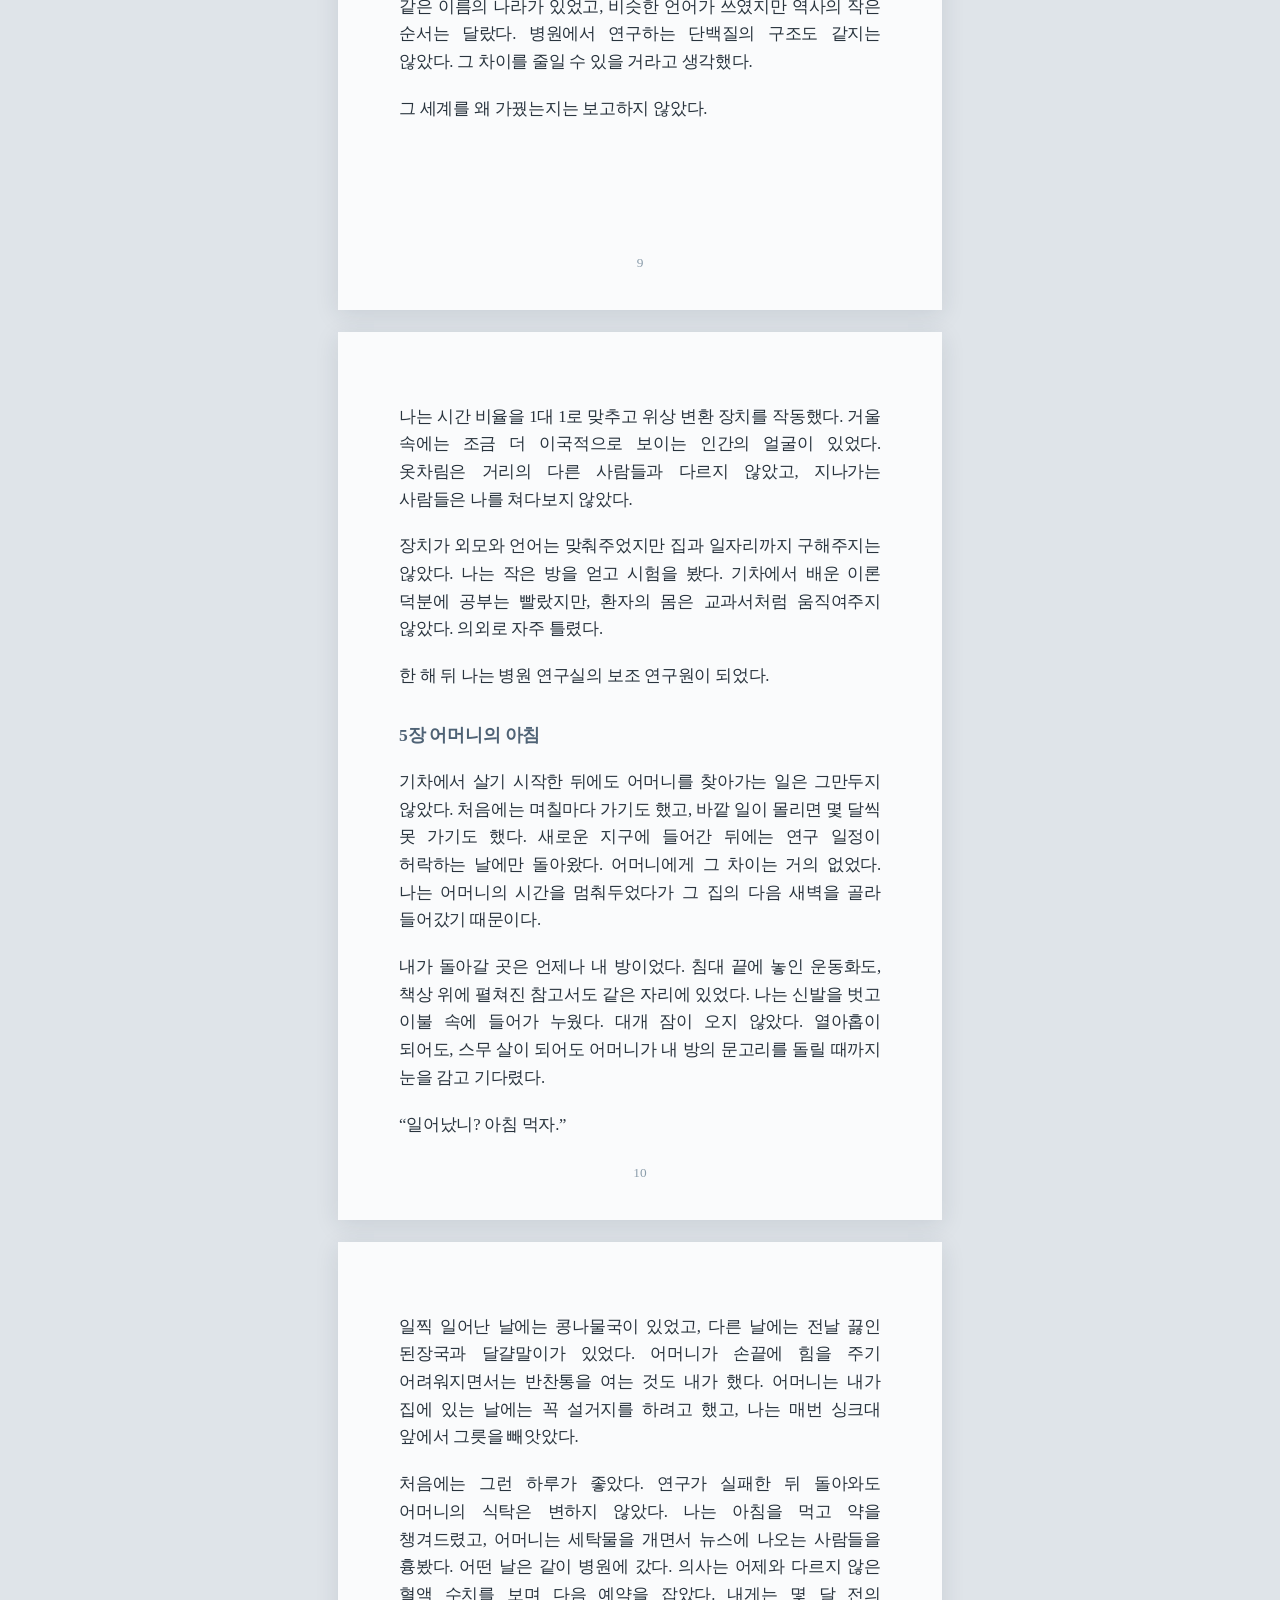
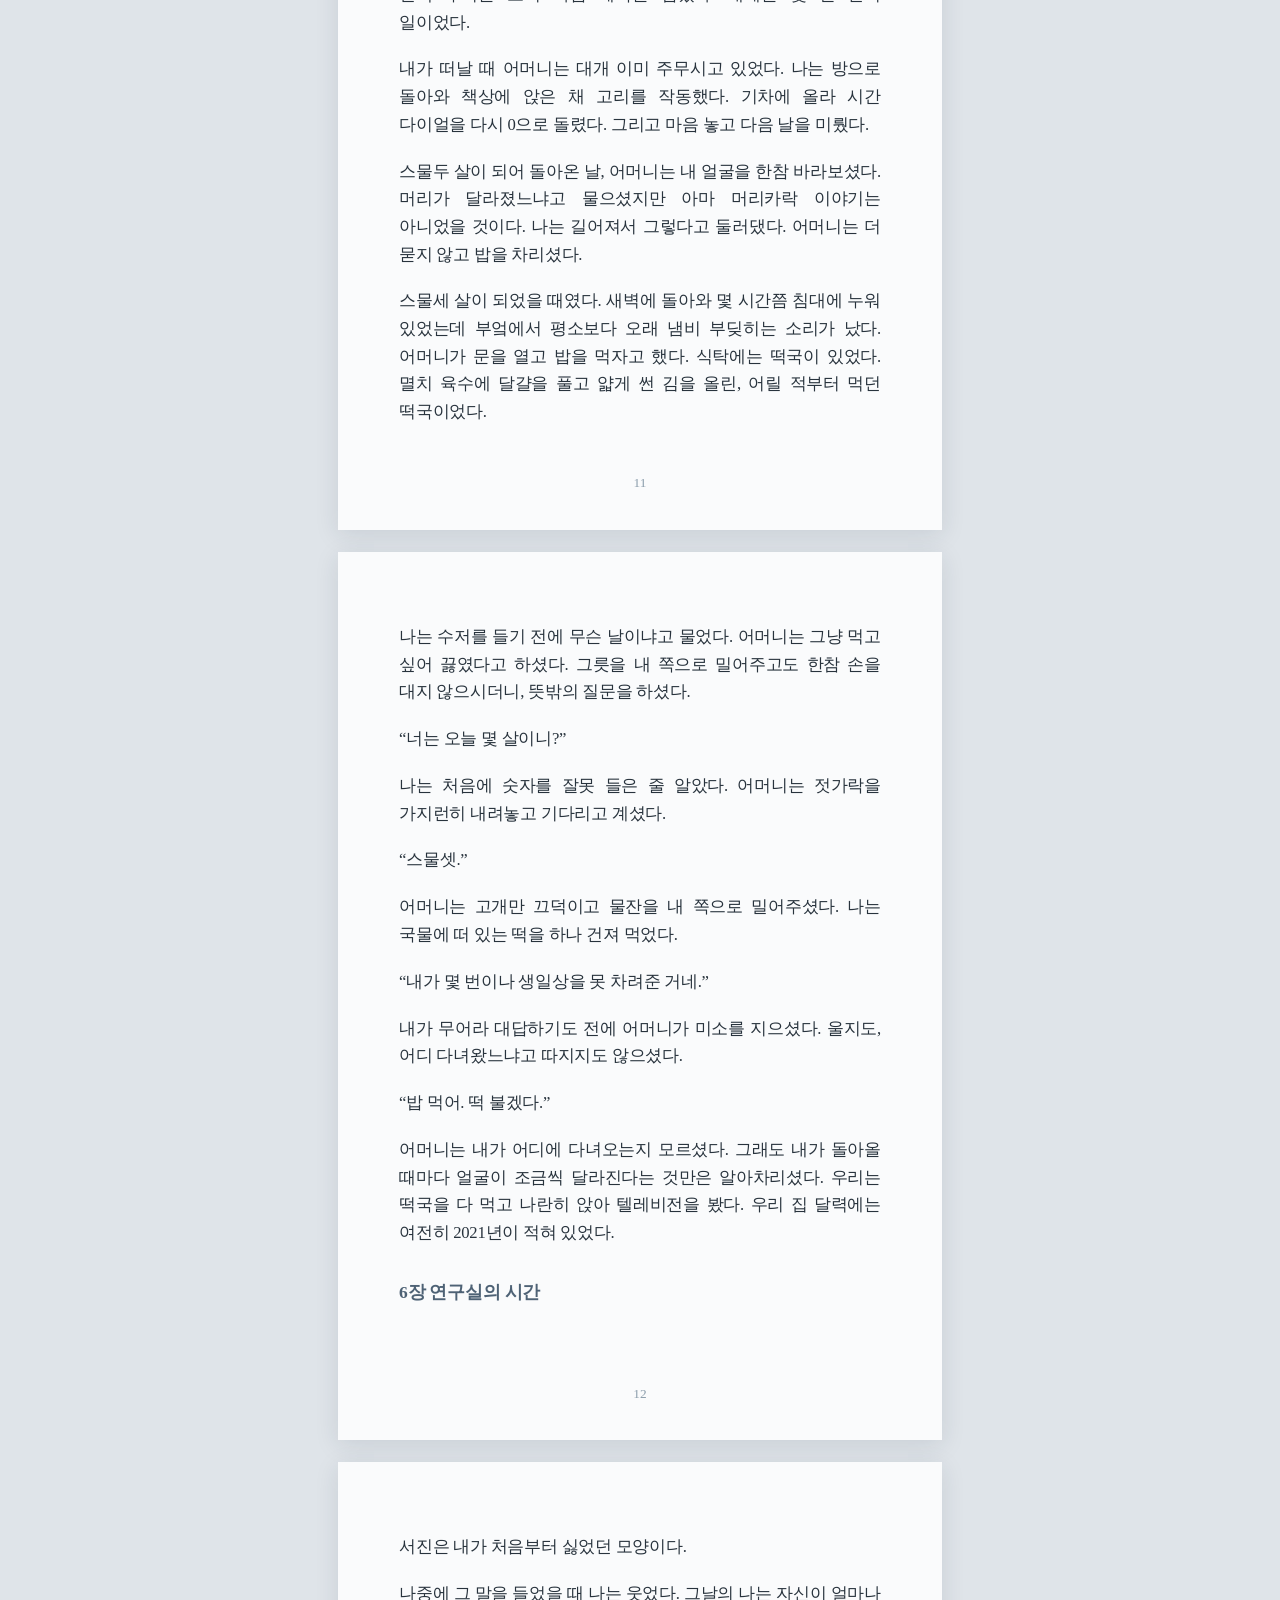
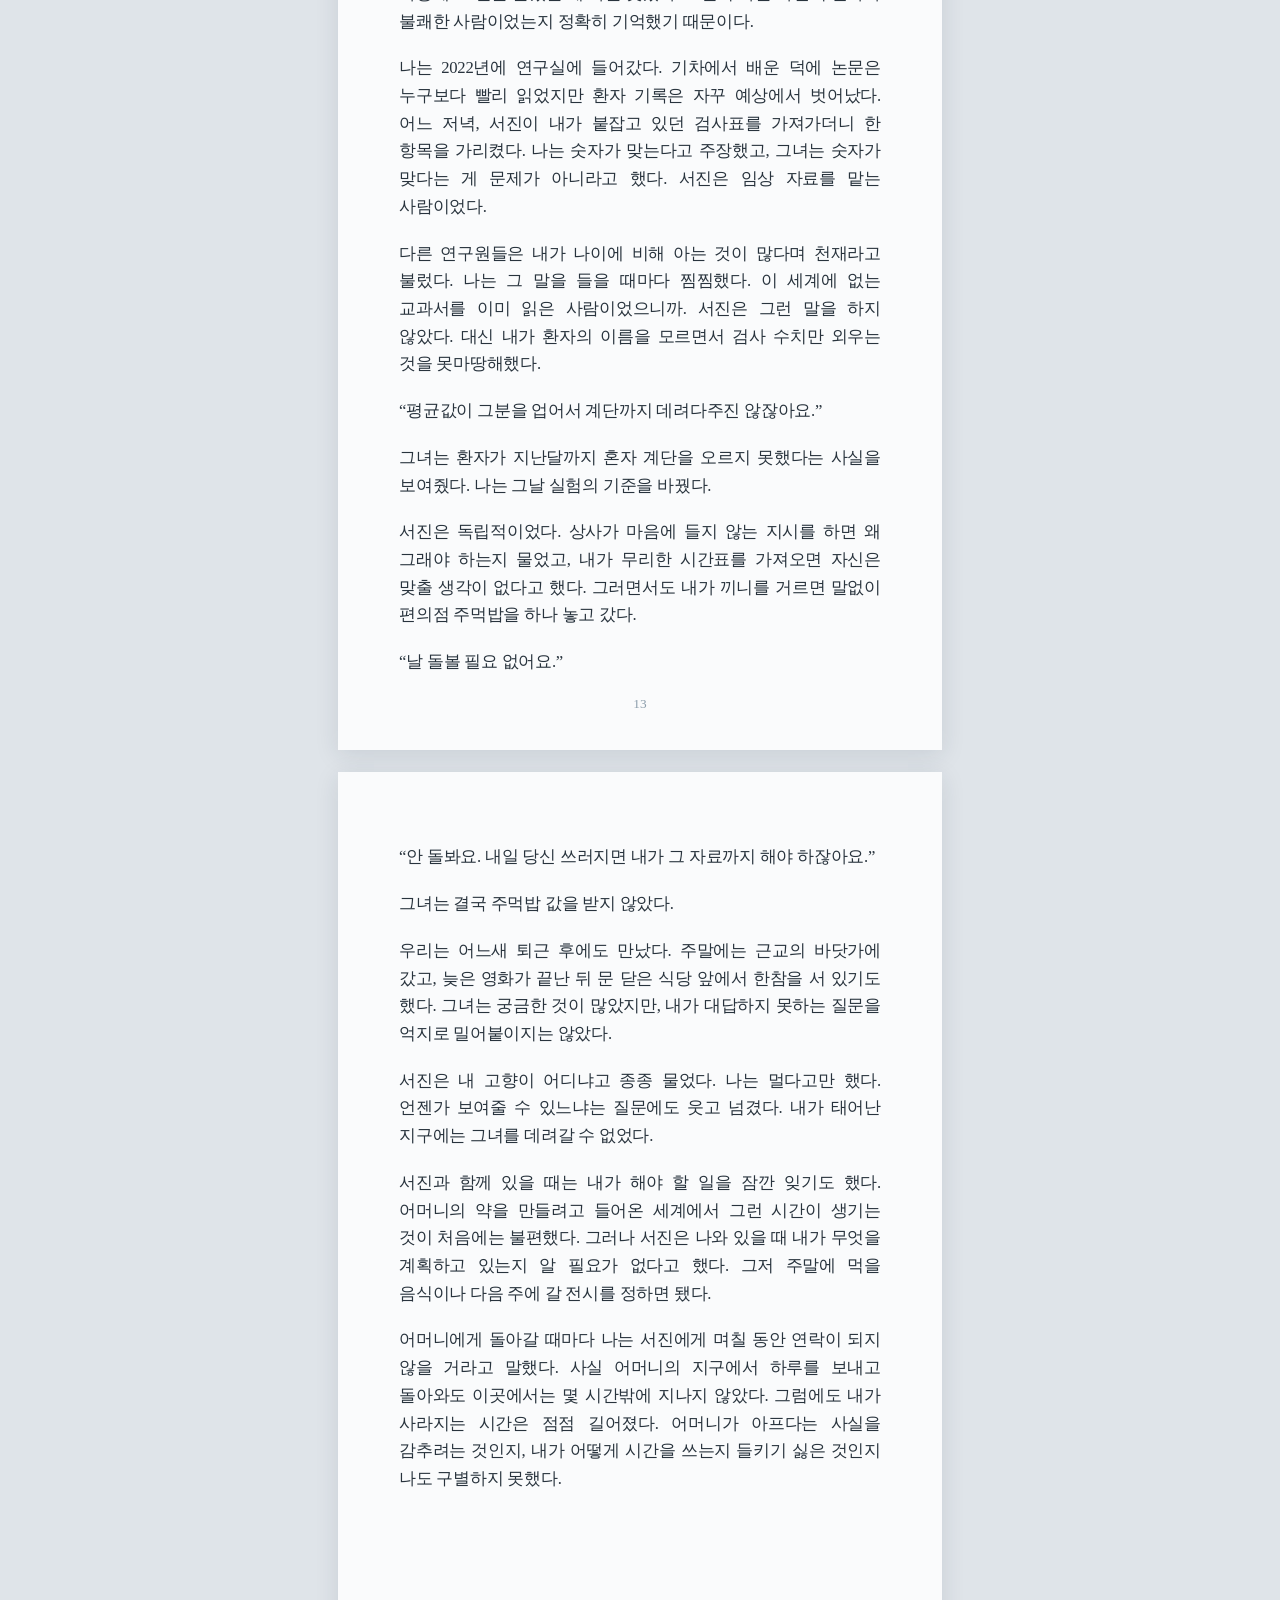
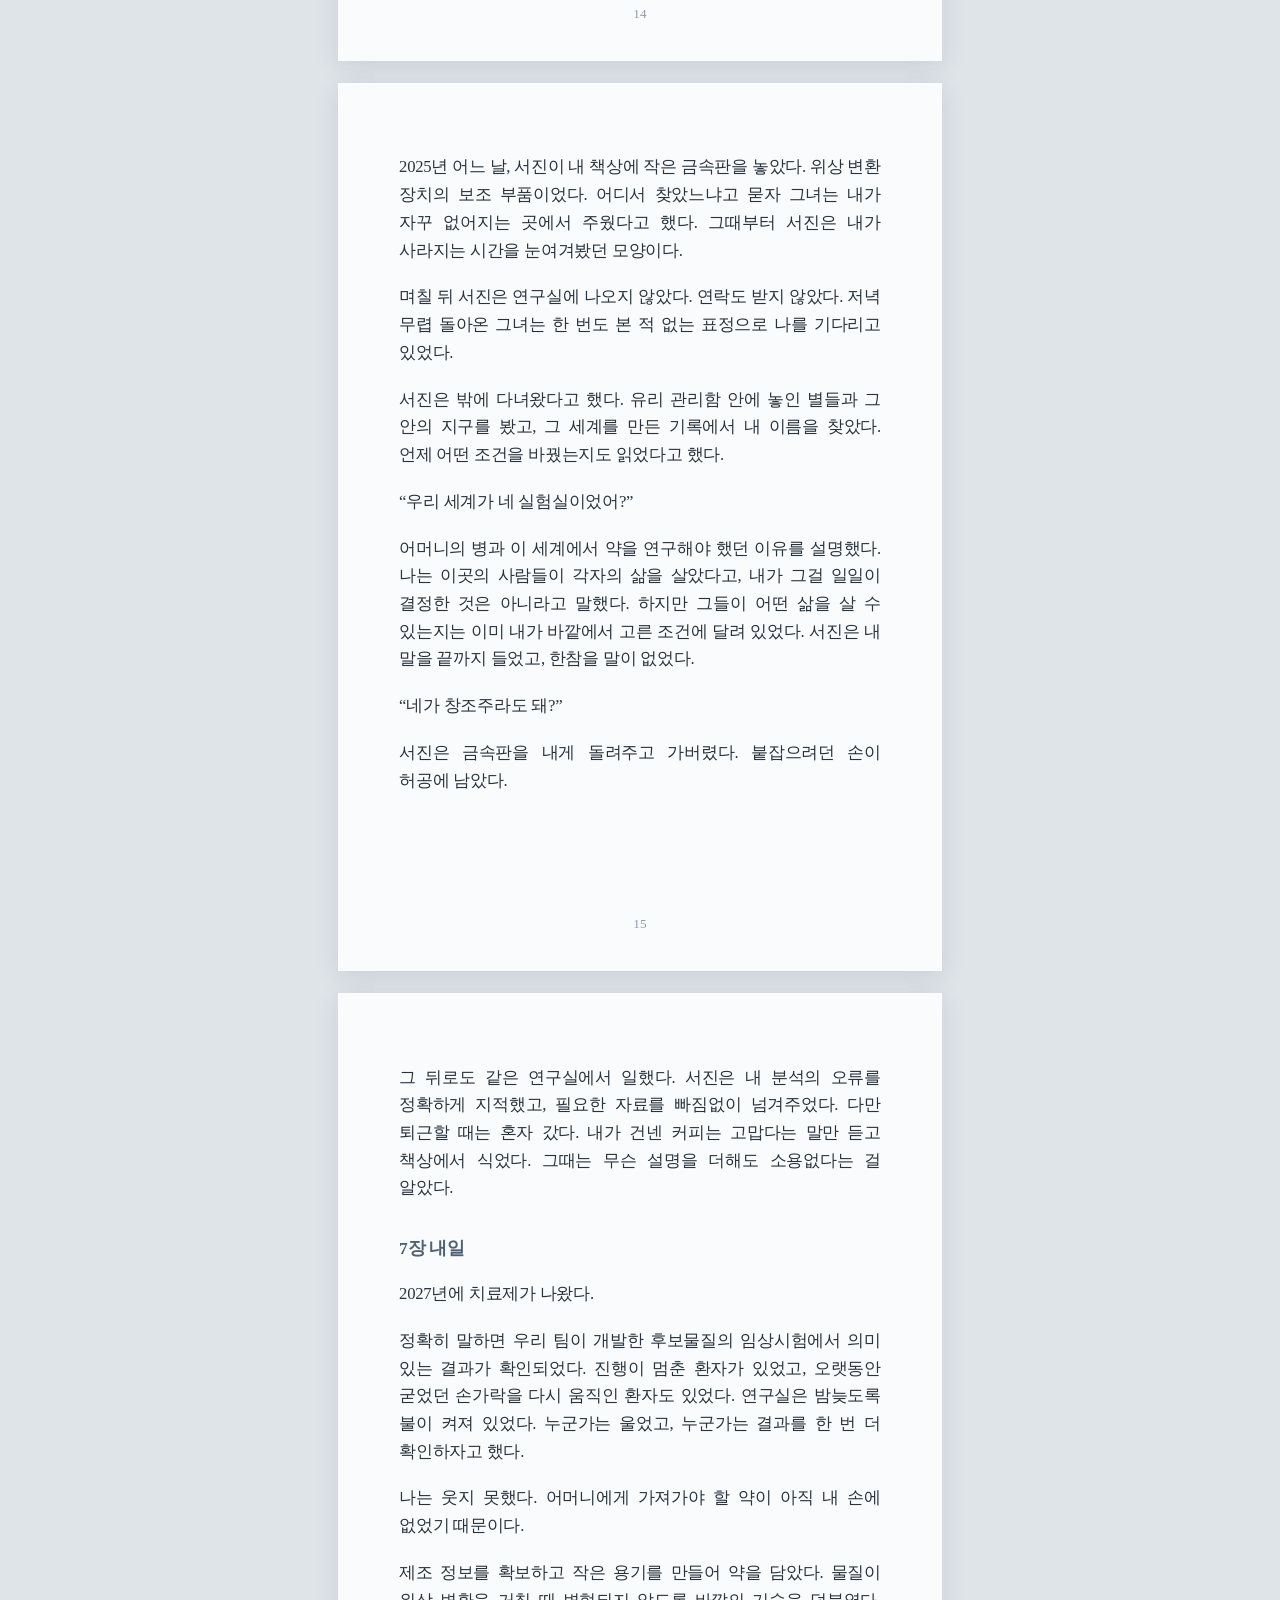
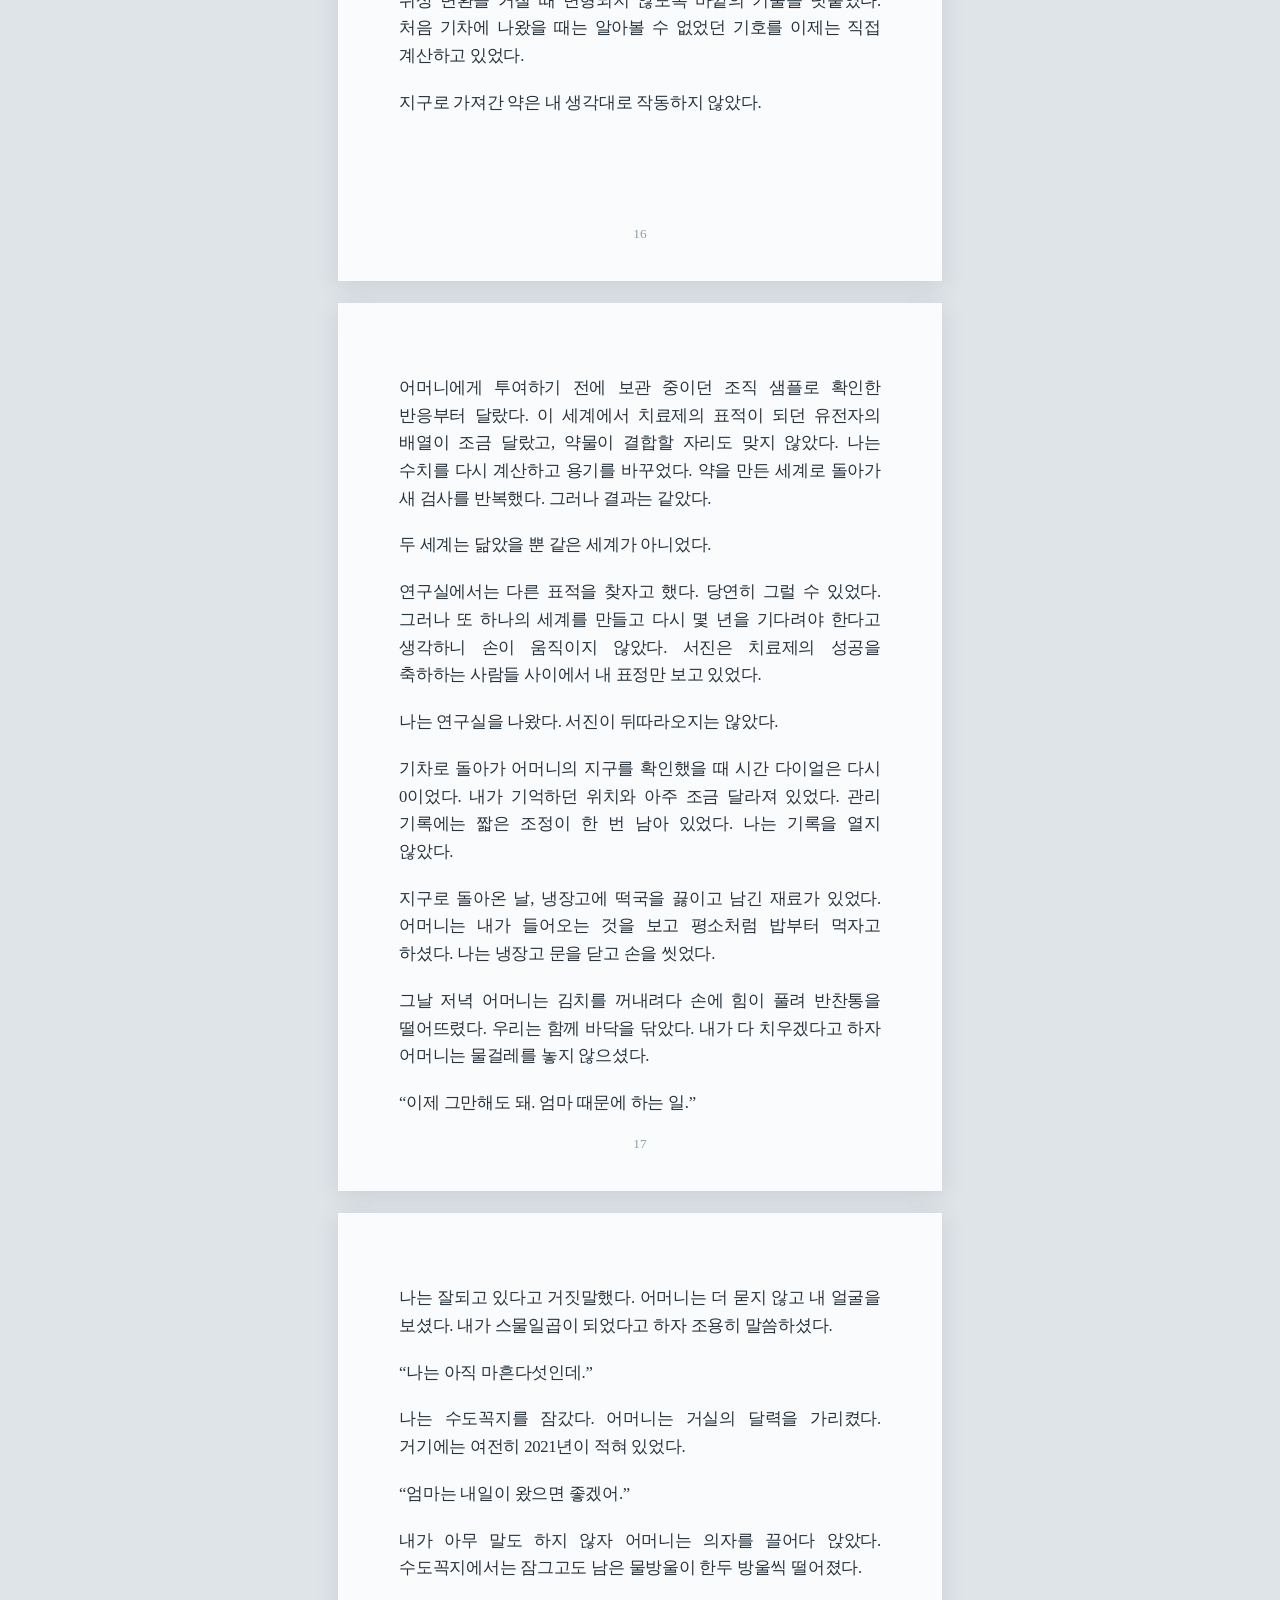
<file: contents/future_train/publish/manuscript_rewrite.html>
<!doctype html>
<html lang="ko">
<head>
<meta charset="utf-8">
<meta name="viewport" content="width=device-width, initial-scale=1">
<title>미래로 가는 기차 · 46판 독서본</title>
<link rel="stylesheet" href="../../../views/page_style/book.css">
<link rel="stylesheet" href="../../../views/page_style/future.css">
<link rel="stylesheet" href="../../../views/page_style/versions.css">
</head>
<body>
<div class="controls"><span>미래로 가는 기차 · 46판 독서본</span><button onclick="window.print()">인쇄 / PDF</button></div>
<nav class="version-nav" aria-label="원고 버전 선택">
  <a class="version-link" href="./index.html">버전 목록</a>
  <a class="version-link" href="./versions/1차.html">1차 퇴고</a>
  <a class="version-link" href="./versions/2차.html">2차 퇴고</a>
  <a class="version-link active" href="./manuscript_rewrite.html" aria-current="page">현행본</a>
  <a class="version-link" href="./working.html">Working</a>
</nav>
<main class="reader" id="reader" aria-label="미래로 가는 기차 본문"></main>
<div id="source">

<h1 id="미래로-가는-기차">미래로 가는 기차</h1>
<h2 id="부-도현">1부 도현</h2>
<h3 id="장-정원사">1장 정원사</h3>
<p>나는 우주적 존재가 되었다.</p>
<p>정확히 말하면, 내가 태어난 우주에서라면 그렇게 불릴 만한 존재가
되었다. 이곳에서는 그저 정원사다. 벌써 이 년째 열 개의 우주를 살펴보며
온도와 시간, 별들의 분포를 조정하고 있다. 내가 지구 우주 출신으로는 처음
정식 관리자가 된 것은 사실이다. 쉽지 않은 일이었다. 아빠가 이 기차의
일원이었다는 것이 확인되지 않았다면 추방되고 말았을 거다.</p>
<p>기차는 스무 칸이다. 열 칸에는 테라리움이 있고, 나머지 열 칸에는
관광객이 머문다. 객실 번호가 붙은 작은 문을 열면 침대나 창문 대신 하나의
우주가 있다. 관리 화면을 축소하면 별들이 흰 먼지처럼 모여 보이고,
확대하면 어떤 행성의 구름 그림자까지 살펴볼 수 있다. 관광객들은 입장할
때 위상 변환을 거친다. 몸의 크기뿐 아니라 얼굴과 목소리, 언어와
움직임까지 그 우주의 법칙에 맞춰진다. 그 안에서는 물을 마시고 다리를
다치고 사랑을 하기도 한다. 밖으로 돌아오면 다시 이쪽의 형상으로
변한다.</p>
<p>처음 보는 사람은 모두 묻는다. 우주를 만드는 데 얼마나 걸리느냐고.</p>
<p>나는 그 질문에 대답하기 어렵다. 어떤 우주는 이미 오래전에 자라났고,
어떤 우주는 재료만 갖춘 채 기다리고 있다. 같은 레시피를 넣어도 똑같이
자라지는 않는다. 시간 다이얼이 있기 때문이다. 바깥의 한 시간이 안쪽의 한
세기가 되기도 하고, 반대로 안쪽의 하루가 바깥의 몇 달이 되기도 한다.
완전히 멈출 수도 있다. 멈춘 우주에서는 별도, 바다도, 누군가의 다음
생각도 오지 않는다.</p>
<p>지금 내가 맡은 일 가운데 가장 쉬운 것은 그 다이얼을 돌리는 일이다.
가장 어려운 것은 언제 손을 떼야 하는지 아는 일이다.</p>
<p>처음에는 이처럼 많은 것을 알 필요가 없었다. 단 하나, 어머니가 죽기
전에 약을 구할 시간이 필요했다.</p>
<h3 id="장-아버지의-고리">2장 아버지의 고리</h3>
<p>＊</p>
<p>나는 2000년에 태어났다. 어머니는 1973년생이었다. 어머니가 아버지를
처음 만난 것은 1997년의 일이었다고 했다. 낯선 얼굴의 남자가 기차역에서
길을 물었다. 한국말은 뜻밖에도 자연스러웠지만 어디에서 왔느냐는 질문에는
좀처럼 대답하지 않았다. 어머니는 그를 사정이 있는 외국인으로 여겼다. 두
사람은 가까워졌다가 헤어졌고, 몇 달 뒤 다시 만났다. 아버지가 어디에
사는지, 왜 예고 없이 나타났다 사라지는지 어머니는 끝내 제대로 알지
못했다.</p>
<p>1999년에 어머니는 나를 가졌다. 이듬해 내가 태어났을 때 아버지는 잠시
곁에 있었고, 그 뒤로도 몇 차례 왔다. 그러나 어느 날부터 더는 돌아오지
않았다. 내가 아버지를 물으면 어머니는 멀리 있다고만 했다. 어릴 적 나는
그 말을 다른 나라에 산다는 뜻으로 이해했다. 사진 한 장 없었고, 이름을
물으면 어머니는 잠시 망설였다. 나는 아버지가 우리를 버렸다고 생각했다.
어머니는 그런 말을 한 적이 없지만, 말하지 않는 것으로도 사람은 많은 것을
가르친다.</p>
<p>어머니는 강한 사람이었다. 힘들어도 괜찮다고 말하는 식의 강함은
아니었다. 허리가 아프면 병원에 갔고, 도움이 필요하면 부탁할 줄 알았고,
잘못된 일에는 분명히 항의했다. 다만 누구에게든 먼저 예의를 갖췄다. 택배
기사에게도, 병원 원무과 직원에게도 고맙다는 말을 잊지 않았다. 나는
어머니를 닮았다는 말을 자주 들었지만, 어머니처럼 사람에게 마음을 쓰는
법까지 닮지는 못했다.</p>
<p>2019년 겨울, 어머니는 병원에서 돌아와 신발도 벗지 않은 채 현관에
앉았다. 몸속에서 특정 단백질이 잘못 접히고, 그 영향으로 신경세포가
서서히 손상되는 희귀병이라고 했다. 의사는 진행 속도를 장담하지 못했다.
잘 쓰던 젓가락이 손에서 떨어지는 일이 생기고, 계단을 오르는 데 시간이
걸리기 시작했다. 그날 어머니는 내게 냉장고에 있는 반찬을 먼저 먹으라고
했다. 소식보다 저녁이 급한 사람처럼. 나는 싫다고 했다. 어머니는 괜찮다며
웃지 않고, 그럼 네가 밥을 안치라고 했다. 우리는 평소처럼 저녁을
먹었다.</p>
<p>며칠 뒤 어머니가 장롱 안쪽에서 낡은 천 주머니를 꺼냈다. 손바닥보다
작은 금속 고리가 들어 있었다. 시계 같기도 했지만 바늘이 없었고, 표면에는
알아볼 수 없는 글자가 떠올랐다 사라졌다.</p>
<p>“네 아버지가 나한테 준 거야.”</p>
<p>나는 왜 이제야 보여주느냐고 물었다. 어머니는 오래 생각한 뒤, 자신도
이걸 어떻게 설명해야 할지 몰랐다고 했다.</p>
<p>어머니가 아버지에게 들었다는 이야기는 이상했다. 그는 아주 먼 곳에서
여행을 왔다고 했다. 외국의 어느 도시가 아니라, 우리가 알고 있는 하늘의
바깥이라고. 어머니는 처음에는 농담인 줄 알았고, 나중에는 거짓말일지도
모른다고 생각했다. 그가 사라진 뒤에야 정말 그런 곳이 있는 건 아닐까
의심했다고 했다. 하지만 어머니는 끝까지 확신하지 못했다. 아버지가 남긴
고리도 그저 설명할 수 없는 물건이었을 뿐이다.</p>
<p>“엄마는 왜 안 갔어?”</p>
<p>“네 외할머니가 아팠어. 동생들도 있었고. 내가 없어지면 안 되는
사람들이 있었지. 무엇보다 어디로 가는 건지도 모르는 사람을 따라갈 수는
없었어.”</p>
<p>“아빠는 그냥 갔고?”</p>
<p>“떠날 때는 나도 같이 가자고 했어. 여러 번. 하지만 그 사람도 자기
생활을 버리고 여기 남을 생각은 없었던 것 같아.”</p>
<p>어머니는 그 뒤로 설명을 멈췄다. 그 말을 하면 아버지가 용서될 거라
생각하는 것 같지는 않았다. 다만 내 기억 속에서 한 사람을 너무 단순하게
만들지 않으려는 듯했다. 내가 “외계인이라는 말이야?” 하고 묻자 어머니는
고개를 저었다. “엄마도 모르겠어. 네가 아는 건 여기까지야.”</p>
<p>나는 주머니에서 고리를 꺼내 손바닥에 올렸다. 어머니는 그 물건이
아버지가 남긴 것이라고만 했다. 어떻게 작동하는지는 자신도 몰랐다. 나는
몇 번이고 돌려보고 눌러보다가 가장자리에 나타나는 작은 표식을 발견했다.
그것을 따라 손가락을 움직이자 고리 안쪽에서 희미한 빛이 켜졌다.</p>
<p>“어디로 가든 다시 올 수 있는지부터 확인해.”</p>
<p>그 말은 어머니가 내게 준 첫 번째 주의사항이었다. 나는 그날 밤까지
그것을 지키지 못했다.</p>
<h3 id="장-사흘">3장 사흘</h3>
<p>장치는 방문을 여는 것처럼 조용히 작동했다. 방 안의 책장과 창문이 길게
늘어지는가 싶더니, 곧 내 앞에는 금속 복도가 있었다. 천장이 너무 높아
한참을 올려다보아야 했다. 그러나 멀리 있던 사람들이 가까이 오자 그들과
내 키가 비슷해져 있었다. 손등의 피부가 낯설게 보였고, 목을 가다듬자
목소리의 울림도 전과 달랐다. 나는 나중에야 이것을 위상 변환이라고
부른다는 걸 알았다. 세계의 경계를 넘으면 그곳에서 자연스러운 존재의
형상으로 바뀌는 것이다.</p>
<p>복도 한쪽 벽에는 유리 덮개가 씌워진 관리함들이 늘어서 있었다. 내가
살던 우주를 찾아낸 것은 장치에 남아 있던 주소 덕분이었다. 관리함
아래에는 처음 보는 문자로 된 안내문과 시간 비율이 표시되어 있었다.
이상하게도 글의 뜻은 읽을 수 있었다.</p>
<p>얼마 걷지 못해 붙잡혔다. 관광 허가도 없이 오래된 장치를 가진 사람이
관리 구역에 나타났으니 그럴 만했다.</p>
<p>조사실에서 꼬박 사흘을 보냈다. 허가 없이 나타난 나를 관광객으로
처리할지, 침입자로 볼지 결정하는 데 하루가 걸렸다. 이튿날에는 장치의
주인이 오래전에 죽은 정원사라는 사실이 밝혀졌다. 내 유전 정보와 그가
남긴 기록이 일치했다. 관리 책임자가 나타난 것은 셋째 날이었다.</p>
<p>그때서야 아버지가 누구인지 알았다. 아버지는 내가 태어난 지구를 키운
정원사였다. 자신이 만든 세계에 빠져 어머니를 만났고, 바깥의 업무 때문에
늘 돌아와야 했다. 그 대신 지구의 시간을 빠르게 돌려 어머니와 긴 계절을
보냈다. 기차에서는 잠깐 자리를 비운 셈이었지만 아버지 혼자 남들보다 빨리
늙었다. 아무도 눈치채지 못했다고 한다.</p>
<p>아버지가 돌아오지 않은 이유도 그곳에서 들었다. 다른 테라리움의 행성이
무너지면서 기차에 실린 우주들이 연쇄 붕괴할 위기에 놓였고, 아버지는
안으로 들어가 위상 변환을 풀었다. 거대한 몸으로 무너지는 행성을 받치고
있는 동안 나머지 세계는 안정됐다. 아버지는 죽었다. 사고 기록에는 행성을
떠받친 형체가 잠깐 찍혀 있었다. 지구에서 보던 아틀라스 그림과 닮아
있었다.</p>
<p>아버지는 개인적인 이유로 자기가 만든 세계에 개입해 규칙을 어겼지만,
목숨을 걸고 기차를 구했다. 관리 책임자는 그 공로를 이야기한 뒤 나에게
견습 정원사 자리를 제안했다. 혈통만으로 허락된 자리는 아니었다. 나는
배워야 할 것도, 판단을 맡겨도 되는 사람인지 증명할 것도 많았다. 다만
거절할 이유가 없었다. 이곳에 어머니를 살릴 단서가 있을지 모른다는
생각뿐이었다.</p>
<p>업무를 지키는 한 내가 태어난 지구에는 언제든 다녀올 수 있다고 했다.
나는 바로 돌아갔다. 어머니에게는 사흘이 지난 뒤였다.</p>
<p>엄마는 내가 자신의 병 때문에, 그리고 도망쳐 버린 아빠를 아직도 잊지
못하는 바보 같은 자신 때문에 집을 나갔다고 생각하셨다. 내가 돌아오자
엄마는 현관에 주저앉아 나를 붙잡고 연신 자신이 미안하다고 하셨다.</p>
<p>나는 엄마를 꼭 안았다.</p>
<p>“아냐, 엄마. 내가 잘못했어. 절대 엄마 혼자 두고 가지 않을게.”</p>
<p>그날 밤 어머니는 내 침대 곁에 앉아 얼굴을 어루만졌다. 나는 눈을
감았다. 잠이 들 때까지 뺨에 어머니의 손이 닿아 있었다.</p>
<p>한밤중에 눈을 떴다.</p>
<p>나는 그날 밤 결심을 굳힌 채 다시 밖으로 나왔다. 그리고 주저 없이
시간을 멈췄다.</p>
<p>엄마를 혼자 둘 수 없었고, 나도 엄마 없이 혼자가 될 수 없었다.</p>
<h3 id="장-두-번째-지구">4장 두 번째 지구</h3>
<p>내가 시간을 멈췄을 때 어머니는 자고 있었다. 관리 화면의 숫자가 0으로
바뀌자 지구 전체가 그 자리에 멎었다. 아파트 복도에서 반쯤 내려오던
엘리베이터도, 교차로에서 길을 건너던 사람도, 누군가가 쓰고 있던 문장의
다음 글자도 오지 않았다.</p>
<p>허락받은 일은 아니었다. 관리함의 기능을 가르쳐준 사람도 없었다.
아버지의 장치를 연결하자 눈금이 나타났고, 나는 돌렸다. 그 순간
어머니에게는 내일 아침이 오지 않는다는 사실만 중요했다.</p>
<p>다음 날부터 견습 수업을 들었다. 다른 학생들이 별의 질량을 배분하는
동안 나는 계산법부터 익혀야 했다. 테라리움 안에서 태어나 바깥의 정원사가
된 사람은 거의 없었다. 처음에는 구경거리가 된 기분이었지만, 남들에게
낯설다는 이유로 수업이 쉬워지지는 않았다.</p>
<p>나는 도서관에서 지구와 비슷한 물리 상수를 가진 우주들을 찾아봤다.
이미 완성된 우주에는 내가 원하는 의학이 없었고, 의학이 발전한 우주는
생물의 기본 구조가 너무 달랐다. 그중 오래전에 배양을 시작했다가 중단한
씨앗 우주 하나가 눈에 들어왔다. 물과 탄소의 비율이 비슷했고, 유전 정보를
저장하는 분자도 내 지구와 가까웠다.</p>
<p>허가받은 실습은 환경을 관찰하고 안정시키는 데까지였다. 그러나 나는 그
세계가 내 지구와 닮아가도록 숫자들을 조금씩 바꿨다. 생명의 기본 구조가
잡힌 뒤에는 시간을 빠르게 흘렸다. 예상과 다르게 진화한 생물은 그대로
남겨두기도 했지만, 어떤 경우에는 환경을 다시 바꾸어 다른 쪽이 살아남도록
했다. 나는 그것이 생명체 하나를 죽이는 결정이라는 사실보다, 아직 원하는
문명에 도달하지 못했다는 사실을 먼저 기록했다.</p>
<p>그 일은 모두가 잠든 뒤에 했다. 공식 장부에는 손대지 않고 개인
계산표를 남겼다. 들킬 줄 알면서도 멈출 수 없었다. 어머니를 살릴 약이
나오면 그만둘 작정이었다.</p>
<p>바깥에서 삼 년을 보냈다. 나는 열여덟에서 스물한 살이 되었다. 씨앗
우주에서는 바다가 끓었다 식고, 육지가 솟았다 가라앉고, 생명이 생겨나
수없이 사라졌다. 내가 기차에서 한 과목의 시험을 치르는 동안 그곳에서는
왕조가 생겨났다 없어지기도 했다. 그러다 마침내 전자기기와 병원이 있는
도시들이 나타났다.</p>
<p>그 세계의 달력은 2021년을 가리키고 있었다. 내가 태어난 지구와 같은
이름의 나라가 있었고, 비슷한 언어가 쓰였지만 역사의 작은 순서는 달랐다.
병원에서 연구하는 단백질의 구조도 같지는 않았다. 그 차이를 줄일 수 있을
거라고 생각했다.</p>
<p>그 세계를 왜 가꿨는지는 보고하지 않았다.</p>
<p>나는 시간 비율을 1대 1로 맞추고 위상 변환 장치를 작동했다. 거울
속에는 조금 더 이국적으로 보이는 인간의 얼굴이 있었다. 옷차림은 거리의
다른 사람들과 다르지 않았고, 지나가는 사람들은 나를 쳐다보지 않았다.</p>
<p>장치가 외모와 언어는 맞춰주었지만 집과 일자리까지 구해주지는 않았다.
나는 작은 방을 얻고 시험을 봤다. 기차에서 배운 이론 덕분에 공부는
빨랐지만, 환자의 몸은 교과서처럼 움직여주지 않았다. 의외로 자주
틀렸다.</p>
<p>한 해 뒤 나는 병원 연구실의 보조 연구원이 되었다.</p>
<h3 id="장-어머니의-아침">5장 어머니의 아침</h3>
<p>기차에서 살기 시작한 뒤에도 어머니를 찾아가는 일은 그만두지 않았다.
처음에는 며칠마다 가기도 했고, 바깥 일이 몰리면 몇 달씩 못 가기도 했다.
새로운 지구에 들어간 뒤에는 연구 일정이 허락하는 날에만 돌아왔다.
어머니에게 그 차이는 거의 없었다. 나는 어머니의 시간을 멈춰두었다가 그
집의 다음 새벽을 골라 들어갔기 때문이다.</p>
<p>내가 돌아갈 곳은 언제나 내 방이었다. 침대 끝에 놓인 운동화도, 책상
위에 펼쳐진 참고서도 같은 자리에 있었다. 나는 신발을 벗고 이불 속에
들어가 누웠다. 대개 잠이 오지 않았다. 열아홉이 되어도, 스무 살이 되어도
어머니가 내 방의 문고리를 돌릴 때까지 눈을 감고 기다렸다.</p>
<p>“일어났니? 아침 먹자.”</p>
<p>일찍 일어난 날에는 콩나물국이 있었고, 다른 날에는 전날 끓인 된장국과
달걀말이가 있었다. 어머니가 손끝에 힘을 주기 어려워지면서는 반찬통을
여는 것도 내가 했다. 어머니는 내가 집에 있는 날에는 꼭 설거지를 하려고
했고, 나는 매번 싱크대 앞에서 그릇을 빼앗았다.</p>
<p>처음에는 그런 하루가 좋았다. 연구가 실패한 뒤 돌아와도 어머니의
식탁은 변하지 않았다. 나는 아침을 먹고 약을 챙겨드렸고, 어머니는
세탁물을 개면서 뉴스에 나오는 사람들을 흉봤다. 어떤 날은 같이 병원에
갔다. 의사는 어제와 다르지 않은 혈액 수치를 보며 다음 예약을 잡았다.
내게는 몇 달 전의 일이었다.</p>
<p>내가 떠날 때 어머니는 대개 이미 주무시고 있었다. 나는 방으로 돌아와
책상에 앉은 채 고리를 작동했다. 기차에 올라 시간 다이얼을 다시 0으로
돌렸다. 그리고 마음 놓고 다음 날을 미뤘다.</p>
<p>스물두 살이 되어 돌아온 날, 어머니는 내 얼굴을 한참 바라보셨다.
머리가 달라졌느냐고 물으셨지만 아마 머리카락 이야기는 아니었을 것이다.
나는 길어져서 그렇다고 둘러댔다. 어머니는 더 묻지 않고 밥을
차리셨다.</p>
<p>스물세 살이 되었을 때였다. 새벽에 돌아와 몇 시간쯤 침대에 누워
있었는데 부엌에서 평소보다 오래 냄비 부딪히는 소리가 났다. 어머니가 문을
열고 밥을 먹자고 했다. 식탁에는 떡국이 있었다. 멸치 육수에 달걀을 풀고
얇게 썬 김을 올린, 어릴 적부터 먹던 떡국이었다.</p>
<p>나는 수저를 들기 전에 무슨 날이냐고 물었다. 어머니는 그냥 먹고 싶어
끓였다고 하셨다. 그릇을 내 쪽으로 밀어주고도 한참 손을 대지 않으시더니,
뜻밖의 질문을 하셨다.</p>
<p>“너는 오늘 몇 살이니?”</p>
<p>나는 처음에 숫자를 잘못 들은 줄 알았다. 어머니는 젓가락을 가지런히
내려놓고 기다리고 계셨다.</p>
<p>“스물셋.”</p>
<p>어머니는 고개만 끄덕이고 물잔을 내 쪽으로 밀어주셨다. 나는 국물에 떠
있는 떡을 하나 건져 먹었다.</p>
<p>“내가 몇 번이나 생일상을 못 차려준 거네.”</p>
<p>내가 무어라 대답하기도 전에 어머니가 미소를 지으셨다. 울지도, 어디
다녀왔느냐고 따지지도 않으셨다.</p>
<p>“밥 먹어. 떡 불겠다.”</p>
<p>어머니는 내가 어디에 다녀오는지 모르셨다. 그래도 내가 돌아올 때마다
얼굴이 조금씩 달라진다는 것만은 알아차리셨다. 우리는 떡국을 다 먹고
나란히 앉아 텔레비전을 봤다. 우리 집 달력에는 여전히 2021년이 적혀
있었다.</p>
<h3 id="장-연구실의-시간">6장 연구실의 시간</h3>
<p>서진은 내가 처음부터 싫었던 모양이다.</p>
<p>나중에 그 말을 들었을 때 나는 웃었다. 그날의 나는 자신이 얼마나
불쾌한 사람이었는지 정확히 기억했기 때문이다.</p>
<p>나는 2022년에 연구실에 들어갔다. 기차에서 배운 덕에 논문은 누구보다
빨리 읽었지만 환자 기록은 자꾸 예상에서 벗어났다. 어느 저녁, 서진이 내가
붙잡고 있던 검사표를 가져가더니 한 항목을 가리켰다. 나는 숫자가 맞는다고
주장했고, 그녀는 숫자가 맞다는 게 문제가 아니라고 했다. 서진은 임상
자료를 맡는 사람이었다.</p>
<p>다른 연구원들은 내가 나이에 비해 아는 것이 많다며 천재라고 불렀다.
나는 그 말을 들을 때마다 찜찜했다. 이 세계에 없는 교과서를 이미 읽은
사람이었으니까. 서진은 그런 말을 하지 않았다. 대신 내가 환자의 이름을
모르면서 검사 수치만 외우는 것을 못마땅해했다.</p>
<p>“평균값이 그분을 업어서 계단까지 데려다주진 않잖아요.”</p>
<p>그녀는 환자가 지난달까지 혼자 계단을 오르지 못했다는 사실을 보여줬다.
나는 그날 실험의 기준을 바꿨다.</p>
<p>서진은 독립적이었다. 상사가 마음에 들지 않는 지시를 하면 왜 그래야
하는지 물었고, 내가 무리한 시간표를 가져오면 자신은 맞출 생각이 없다고
했다. 그러면서도 내가 끼니를 거르면 말없이 편의점 주먹밥을 하나 놓고
갔다.</p>
<p>“날 돌볼 필요 없어요.”</p>
<p>“안 돌봐요. 내일 당신 쓰러지면 내가 그 자료까지 해야 하잖아요.”</p>
<p>그녀는 결국 주먹밥 값을 받지 않았다.</p>
<p>우리는 어느새 퇴근 후에도 만났다. 주말에는 근교의 바닷가에 갔고, 늦은
영화가 끝난 뒤 문 닫은 식당 앞에서 한참을 서 있기도 했다. 그녀는 궁금한
것이 많았지만, 내가 대답하지 못하는 질문을 억지로 밀어붙이지는
않았다.</p>
<p>서진은 내 고향이 어디냐고 종종 물었다. 나는 멀다고만 했다. 언젠가
보여줄 수 있느냐는 질문에도 웃고 넘겼다. 내가 태어난 지구에는 그녀를
데려갈 수 없었다.</p>
<p>서진과 함께 있을 때는 내가 해야 할 일을 잠깐 잊기도 했다. 어머니의
약을 만들려고 들어온 세계에서 그런 시간이 생기는 것이 처음에는 불편했다.
그러나 서진은 나와 있을 때 내가 무엇을 계획하고 있는지 알 필요가 없다고
했다. 그저 주말에 먹을 음식이나 다음 주에 갈 전시를 정하면 됐다.</p>
<p>어머니에게 돌아갈 때마다 나는 서진에게 며칠 동안 연락이 되지 않을
거라고 말했다. 사실 어머니의 지구에서 하루를 보내고 돌아와도 이곳에서는
몇 시간밖에 지나지 않았다. 그럼에도 내가 사라지는 시간은 점점 길어졌다.
어머니가 아프다는 사실을 감추려는 것인지, 내가 어떻게 시간을 쓰는지
들키기 싫은 것인지 나도 구별하지 못했다.</p>
<p>2025년 어느 날, 서진이 내 책상에 작은 금속판을 놓았다. 위상 변환
장치의 보조 부품이었다. 어디서 찾았느냐고 묻자 그녀는 내가 자꾸 없어지는
곳에서 주웠다고 했다. 그때부터 서진은 내가 사라지는 시간을 눈여겨봤던
모양이다.</p>
<p>며칠 뒤 서진은 연구실에 나오지 않았다. 연락도 받지 않았다. 저녁 무렵
돌아온 그녀는 한 번도 본 적 없는 표정으로 나를 기다리고 있었다.</p>
<p>서진은 밖에 다녀왔다고 했다. 유리 관리함 안에 놓인 별들과 그 안의
지구를 봤고, 그 세계를 만든 기록에서 내 이름을 찾았다. 언제 어떤 조건을
바꿨는지도 읽었다고 했다.</p>
<p>“우리 세계가 네 실험실이었어?”</p>
<p>어머니의 병과 이 세계에서 약을 연구해야 했던 이유를 설명했다. 나는
이곳의 사람들이 각자의 삶을 살았다고, 내가 그걸 일일이 결정한 것은
아니라고 말했다. 하지만 그들이 어떤 삶을 살 수 있는지는 이미 내가
바깥에서 고른 조건에 달려 있었다. 서진은 내 말을 끝까지 들었고, 한참을
말이 없었다.</p>
<p>“네가 창조주라도 돼?”</p>
<p>서진은 금속판을 내게 돌려주고 가버렸다. 붙잡으려던 손이 허공에
남았다.</p>
<p>그 뒤로도 같은 연구실에서 일했다. 서진은 내 분석의 오류를 정확하게
지적했고, 필요한 자료를 빠짐없이 넘겨주었다. 다만 퇴근할 때는 혼자 갔다.
내가 건넨 커피는 고맙다는 말만 듣고 책상에서 식었다. 그때는 무슨 설명을
더해도 소용없다는 걸 알았다.</p>
<h3 id="장-내일">7장 내일</h3>
<p>2027년에 치료제가 나왔다.</p>
<p>정확히 말하면 우리 팀이 개발한 후보물질의 임상시험에서 의미 있는
결과가 확인되었다. 진행이 멈춘 환자가 있었고, 오랫동안 굳었던 손가락을
다시 움직인 환자도 있었다. 연구실은 밤늦도록 불이 켜져 있었다. 누군가는
울었고, 누군가는 결과를 한 번 더 확인하자고 했다.</p>
<p>나는 웃지 못했다. 어머니에게 가져가야 할 약이 아직 내 손에 없었기
때문이다.</p>
<p>제조 정보를 확보하고 작은 용기를 만들어 약을 담았다. 물질이 위상
변환을 거칠 때 변형되지 않도록 바깥의 기술을 덧붙였다. 처음 기차에
나왔을 때는 알아볼 수 없었던 기호를 이제는 직접 계산하고 있었다.</p>
<p>지구로 가져간 약은 내 생각대로 작동하지 않았다.</p>
<p>어머니에게 투여하기 전에 보관 중이던 조직 샘플로 확인한 반응부터
달랐다. 이 세계에서 치료제의 표적이 되던 유전자의 배열이 조금 달랐고,
약물이 결합할 자리도 맞지 않았다. 나는 수치를 다시 계산하고 용기를
바꾸었다. 약을 만든 세계로 돌아가 새 검사를 반복했다. 그러나 결과는
같았다.</p>
<p>두 세계는 닮았을 뿐 같은 세계가 아니었다.</p>
<p>연구실에서는 다른 표적을 찾자고 했다. 당연히 그럴 수 있었다. 그러나
또 하나의 세계를 만들고 다시 몇 년을 기다려야 한다고 생각하니 손이
움직이지 않았다. 서진은 치료제의 성공을 축하하는 사람들 사이에서 내
표정만 보고 있었다.</p>
<p>나는 연구실을 나왔다. 서진이 뒤따라오지는 않았다.</p>
<p>기차로 돌아가 어머니의 지구를 확인했을 때 시간 다이얼은 다시 0이었다.
내가 기억하던 위치와 아주 조금 달라져 있었다. 관리 기록에는 짧은 조정이
한 번 남아 있었다. 나는 기록을 열지 않았다.</p>
<p>지구로 돌아온 날, 냉장고에 떡국을 끓이고 남긴 재료가 있었다. 어머니는
내가 들어오는 것을 보고 평소처럼 밥부터 먹자고 하셨다. 나는 냉장고 문을
닫고 손을 씻었다.</p>
<p>그날 저녁 어머니는 김치를 꺼내려다 손에 힘이 풀려 반찬통을
떨어뜨렸다. 우리는 함께 바닥을 닦았다. 내가 다 치우겠다고 하자 어머니는
물걸레를 놓지 않으셨다.</p>
<p>“이제 그만해도 돼. 엄마 때문에 하는 일.”</p>
<p>나는 잘되고 있다고 거짓말했다. 어머니는 더 묻지 않고 내 얼굴을
보셨다. 내가 스물일곱이 되었다고 하자 조용히 말씀하셨다.</p>
<p>“나는 아직 마흔다섯인데.”</p>
<p>나는 수도꼭지를 잠갔다. 어머니는 거실의 달력을 가리켰다. 거기에는
여전히 2021년이 적혀 있었다.</p>
<p>“엄마는 내일이 왔으면 좋겠어.”</p>
<p>내가 아무 말도 하지 않자 어머니는 의자를 끌어다 앉았다.
수도꼭지에서는 잠그고도 남은 물방울이 한두 방울씩 떨어졌다.</p>
<p>“이제 너랑 같은 시간을 살게 해줘. 외로워.”</p>
<p>“내가 매일 엄마 곁에 있는데 왜 외로워?”</p>
<p>“엄마한테는 매일 네가 있는 것 같지. 눈뜨면 네가 방에 있으니까. 그런데
네 일 년 중 엄마랑 같이 있는 날은 하루밖에 안 되잖아. 나머지 날에 네가
무슨 일을 겪고, 누구를 만나고, 어떻게 사는지 엄마는 하나도 몰라. 그게
너무 외로워.”</p>
<p>나는 어머니의 옆에 앉아 약이 실패했다고 말씀드렸다. 어머니는 약에
관해서는 묻지 않고 얼마나 오래 이 일을 했느냐고 물으셨다. 연구한 시간
여섯 해, 지구를 가꾼 시간 세 해. 어머니는 내 손을 놓지 않으셨다.</p>
<p>“아홉 해나.”</p>
<p>어머니는 그 말을 천천히 되풀이하셨다. 그러고는 식탁 위에 펼쳐진
달력을 접었다.</p>
<p>“봄이 오면 얼마나 아플지 엄마도 몰라. 그래도 봄이 오는 건 보고
싶어.”</p>
<p>“그런데 엄마는 네가 나보다 먼저 늙는 건 보고 싶지 않아.”</p>
<p>우리는 오래 앉아 있었다. 내가 밖으로 나가 시간을 다시 움직이겠다고
말하자 어머니는 그제야 고개를 끄덕였다.</p>
<p>다음 날부터 지구의 시간은 기차와 같은 속도로 흘렀다. 처음 며칠 동안
나는 습관처럼 시계를 확인했다. 어머니가 밤새 잠을 설쳤다는 말을 들으면
다이얼을 돌리고 싶었다. 그러나 그때마다 어머니는 다음 날의 약속을 하나씩
만들었다. 친척에게 전화를 걸고, 동네 꽃집에 들르고, 병원 예약을
앞당겼다.</p>
<p>봄에는 어머니가 오래전 친구를 만났다. 그 친구는 어머니의 얼굴이
나빠졌다고 걱정했고, 어머니는 정말 그렇다고 대답했다. 두 사람은 같이
밥을 먹고 돌아왔다. 나는 저녁에 찍은 사진을 받아 핸드폰에 저장했다. 웃는
어머니의 손등이 많이 야위어 있었다.</p>
<p>여름이 되자 어머니는 먼 곳까지 나가는 것을 힘들어했다. 우리는 창문을
열어놓고 저녁을 먹었다. 때로 어머니가 숟가락을 들지 못하면 내가 국을
떠드렸다. 어머니는 사소한 일에 미안해했고, 나는 예전처럼 아니라고 하지
않았다. 대신 국이 너무 뜨겁지는 않은지 물었다.</p>
<p>마지막 날에는 비가 내렸다. 어머니는 아침에 잠깐 눈을 떴다가 다시
잠들었다. 나는 침대 옆에서 책을 읽는 척했다. 책갈피는 같은 페이지에 오래
머물렀다. 어머니가 손을 뻗었을 때 나는 그 손을 잡았다.</p>
<p>어머니는 그날 오후에 돌아가셨다.</p>
<p>장례를 마치고 기차에 돌아왔다. 관리 책임자에게 내가 정지시켰던 시간과
비밀리에 가꾼 우주, 그 안에서 가져온 지식의 목록을 제출했다. 왜 이제야
신고하느냐고 물었지만 대답하지 못했다. 어머니가 살아 계실 때는 벌을 받을
수 없었고, 이제는 더 숨겨도 돌아갈 사람이 없었다.</p>
<p>조사가 끝난 뒤 처분이 내려졌다. 나는 정원사로 일할 수 있었지만 어느
테라리움에도 다시 들어갈 수 없었다. 가드닝에 필요한 권한도 감독을 받게
되었다. 내가 사랑했던 사람들 모두가 테라리움 안에서 살아간다는 사실을
생각하면 적절한 벌이었다.</p>
<p>처분서를 받아 들고 관리실을 나왔다. 복도 끝에 누군가 서 있었다. 나는
처음에 그녀가 다른 객실의 관광객인 줄 알았다.</p>
<p>그 사람이 서진이라는 것을 알아본 뒤에도 한동안 움직이지 못했다.</p>
<h2 id="부-서진">2부 서진</h2>
<h3 id="장-어디서-온-사람이에요">8장 어디서 온 사람이에요</h3>
<p>도현을 처음 봤을 때 나는 그가 다른 연구실에서 보내온 사람인 줄
알았다.</p>
<p>새로 들어온 보조 연구원은 키가 크고 말랐으며, 처음 보는 사람의 얼굴을
잘 기억하지 못했다. 입사 첫날에 책임자가 소개해주었는데, 며칠 지나 내가
이름을 다시 말해줘야 했다. 정작 복잡한 실험 과정을 설명할 때는 한 번
들은 숫자도 빠뜨리지 않았다. 잘생겼다는 생각을 한 것은 그다음이었다.
그가 웃지 않을 때는 얼굴선이 지나치게 또렷했고, 어디에서 왔는지 알 수
없는 느낌이 있었다.</p>
<p>밤새웠느냐고 물으면 늘 아니라고 했다. 손에는 커피가 들려 있었고, 셔츠
소매에는 지우다 만 식의 잉크가 묻어 있었다. 자기 몸을 챙기는 일에는 별로
관심이 없어 보였다.</p>
<p>처음 몇 달 동안은 그게 거슬렸다. 다른 사람들이 그의 머리를 칭찬할수록
더 그랬다. 도현은 우리 팀이 몇 달 동안 붙잡고 있던 모형을 이틀 만에 고쳐
놓고도 별일 아닌 것처럼 굴었다. 그러나 환자 한 명이 약을 못 구해 치료를
중단했다는 보고서에는 별다른 표정이 없었다. 나는 그에게 환자의 이름이
쓰인 표지를 보여주며 한 사람이 실험표의 한 줄로 끝나지 않는다고
말했다.</p>
<p>도현은 반박하다가 다시 자료를 읽었다. 다음 날 내 책상에는 수정된
분석표가 놓여 있었다. 그는 말없이 자리를 떠났지만, 평균값 아래에 새
항목을 만들어 둔 것을 보았다. 환자가 실제로 할 수 있게 된 일이 적혀
있었다.</p>
<p>그때부터 나는 그에게 조금 다른 관심이 생겼다.</p>
<p>도현은 독립적인 사람이었다. 누가 시키지 않아도 일을 찾아 했고, 필요한
것을 다른 사람에게 떠넘기지 않았다. 다만 혼자 있는 데 너무 익숙해
보여서, 가끔은 아무도 그를 기다리지 않는 사람 같았다.</p>
<p>어느 저녁, 도현이 모니터 앞에 붙어 있기에 주먹밥 하나를 놓고 갔다.
다음 날 그 자리에는 먹고 남은 포장지와 값보다 조금 더 많은 동전이
있었다. 나는 그 동전을 도현의 주머니에 도로 넣었다. 그는 이해할 수 없는
실험 결과를 받았을 때와 똑같은 얼굴을 했다.</p>
<p>우리는 점심을 같이 먹기 시작했다. 둘 다 밥을 빨리 먹어 편했다. 어느
날 도현이 갑자기 창밖을 보며 말했다.</p>
<p>“어머니는 추운 걸 싫어하세요.”</p>
<p>어머니가 먼 곳에 계시고 가끔 뵙는다는 말을 덧붙였다. 도현의 어머니
이야기를 들은 것은 그때가 처음이었다. 나는 겨울이 오면 그분께 보낼
장갑이라도 사야 하나 싶다가, 남의 어머니께 무슨 선물을 보내나 싶어 혼자
그만뒀다.</p>
<p>연인이 된 뒤에도 그 대답은 바뀌지 않았다. 도현은 내가 계획을 세우면
대부분 따라왔지만, 자기 일정은 좀처럼 말하지 않았다. 바닷가에서 해가 질
때까지 걷고 나서도 돌아갈 시간을 계산했다. 한번은 영화 도중 잠깐 나갔다
오겠다며 자리를 뜨더니 엔딩 크레딧이 올라갈 때까지 돌아오지 않았다.</p>
<p>다음 날 미안하다는 메시지가 왔다. 나는 화가 났지만 그보다 더 이상한
기분이었다. 그가 다시 나타날 것을 알면서도, 어쩐지 늘 처음 만나는 사람을
기다리는 것 같았다.</p>
<p>“당신은 어딘가에서 다른 삶을 살고 오는 사람 같아.”</p>
<p>내가 농담처럼 말했을 때 도현은 웃지 않았다. 그는 내가 손을 뻗어 잡을
때까지 자기 손을 움직이지 않았다.</p>
<p>그 손은 따뜻했다. 그래서 내가 아는 도현은 적어도 내 앞에 있을 때는
이곳 사람이라고 생각했다.</p>
<h3 id="장-유리-안의-사람들">9장 유리 안의 사람들</h3>
<p>2025년 봄, 나는 도현의 외투에서 작은 금속판을 발견했다.</p>
<p>도현은 가끔 그것을 손목에 붙이고 다른 곳으로 사라졌다. 어느 날 연구
자료를 가져갔다가 그가 금속판을 누르는 모습을 보았다. 우리가 쓰지 않는
문자가 잠깐 나타났고, 나를 발견한 도현은 급하게 손을 내렸다.</p>
<p>그 뒤로 나는 몇 차례 그가 그 물건을 사용하는 모습을 보았다. 무슨
원리인지 알 수는 없었다. 다만 그가 같은 부분을 누르는 순서를 기억해
두었다. 연구실 책상 서랍에 그와 같은 보조 장치가 하나 더 있었다. 나는
그것을 꺼냈다가 다시 넣었고, 며칠 뒤에는 결국 가져왔다.</p>
<p>기계를 켰을 때 바닥이 없어지는 것 같았다.</p>
<p>눈을 떴을 때 나는 금속 복도에 서 있었다. 손끝을 움직였더니 손가락의
모양부터 전과 달랐다. 언어를 알 수 없는 안내 방송이 흘렀지만 이상하게
무슨 뜻인지 알 수 있었다. 나는 겁이 나서 한동안 벽에 붙어 있었다.</p>
<p>여행객들이 드나드는 문을 따라가다 유리 덮개가 씌워진 관리함들을
발견했다. 처음에는 모형인 줄 알았다. 별들이 작은 먼지처럼 모여 있었고,
관리 화면에 손을 가까이 대자 태양계가 보였다. 그다음에는 지구가, 내가
살던 나라가, 연구실이 있는 도시가 나타났다.</p>
<p>내가 방금까지 서 있던 건물이 점 하나보다 작아졌다.</p>
<p>관리함의 표에는 조성 시작일과 시간의 배율, 몇 차례의 환경 조정 기록이
남아 있었다. 나는 낯선 글자를 읽을 수 있다는 사실도 잊은 채 화면을
넘겼다. 내가 배웠던 역사보다 오래전부터 이미 기록이 시작되어 있었다.
얼어붙은 바다의 온도를 높이고, 한때 사라질 뻔한 생물의 서식지를 넓히고,
특정 분자 구조를 가진 생명이 살아남을 환경을 조성한 흔적들이었다.</p>
<p>관리자의 이름에 도현이 적혀 있었다.</p>
<p>내가 가장 오래 바라본 것은 마지막 몇 장의 기록이었다. 의학 연구가
가능한 문명 수준에 도달한 뒤부터 일부 실험 환경과 질병 연구의 방향에
미세한 조정이 있었다. 규모가 작다고 적혀 있었지만 어떤 변화는 한 세대의
연구를 몇 년 앞당겼다.</p>
<p>도현이 그 일을 했다는 것을 알고 난 뒤, 나는 연구실에서 있었던 일들을
새로 생각했다. 그가 유독 빨리 이해했던 문제들, 다른 사람이 모르는 기초
이론을 알고 있던 순간들, 어떤 약물이 반드시 효과가 있어야 한다고
고집하던 날들이 떠올랐다.</p>
<p>나는 관리함을 두 손으로 붙잡았다. 그 안에서는 사람들이 일어나 일을
하고 있었고, 버스가 교차로를 지나가고 있었다. 아무도 자기가 어디에 놓여
있는지 모르고 있었다. 우리가 서로 사랑하고 미워하며 보낸 시간이 갑자기
가짜가 되는 것은 아니었다. 그러나 그 세계에서 가능한 일이
어디까지였는지를 누군가 바깥에서 골라왔다는 사실은 견딜 수 없었다.</p>
<p>연구실로 돌아왔을 때 도현이 나를 기다리고 있었다. 변명하기 전에
대답하라고 했다. 이 세계가 자신의 실험실이었느냐고. 도현은 어머니가
아프다고 했다.</p>
<p>나는 한동안 그 말이 무슨 뜻인지 이해하지 못했다. 그의 어머니가 다른
세계에 있고, 이곳의 의학으로는 그 병을 고칠 수 있을지도 모른다는
것이었다. 도현은 자기 말이 끝나면 내가 적어도 사정을 이해해줄 거라고
믿는 얼굴이었다.</p>
<p>나는 도현에게 무엇을 미리 결정했느냐고 물었다. 어떤 생명이
살아남을지, 어떤 길로 과학이 발전할지 바꾸는 일이 언제부터 그의 권리가
되었느냐고.</p>
<p>“당신이 창조주라도 돼?”</p>
<p>그는 아니라고 하지 못했다.</p>
<p>그를 두고 집으로 돌아왔다. 도현의 메시지는 읽었지만 답하지 않았다.
다음 날 연구실에는 평소처럼 출근했다. 실험을 멈출 수 없었고, 치료를
기다리는 환자들도 있었다.</p>
<p>그것이 가장 어려웠다. 내가 미워하는 사람이 내가 가장 잘 아는
동료이기도 하다는 것. 그는 여전히 부정확한 자료를 보면 수정했고, 가끔은
내 계산에서 빠진 항목을 찾아냈다. 나는 그 결과를 받아 일을 계속했다.
연구실 밖에서 마주치면 서로 인사도 하지 않는 날이 많았다.</p>
<p>어느 밤에는 컴퓨터로 그에게 편지를 썼다.</p>
<p>당신이 잘못했다고 말해도 나는 당신이 무슨 일을 했는지 잊지 못할
거라고, 앞으로는 내 세계에 손대지 말라고 적었다. 이어서 연구실 창문
앞에서 같이 먹었던 주먹밥 이야기를 쓰다가 지웠다. 그가 내게 왜
미안한지보다, 내가 아직도 왜 그를 생각하는지 모르겠어서였다.</p>
<p>편지는 보내지 않았다. 다음 날 아침, 나는 평소처럼 출근했다.</p>
<h3 id="장-떡국-한-그릇">10장 떡국 한 그릇</h3>
<p>2027년 초여름에 치료제 연구가 성공했다.</p>
<p>연구실 복도는 며칠 동안 들떠 있었다. 누군가는 이 분야에 새로운 시대가
열릴 거라고 했고, 누군가는 앞으로 해야 할 일이 더 많다고 했다. 도현은
축하를 받으면서도 내내 다른 곳을 보고 있었다. 그는 원료의 분자 구조와
보관 방법을 계속 확인했다.</p>
<p>며칠 뒤 도현이 자료를 들고 돌아왔다. 결과표를 펼쳐놓고도 다음 실험을
말하지 않았다. 약이 표적에 붙지 않는다는 설명에 나는 다른 변형체를
찾아보자고 했다. 도현은 이미 수십 가지를 시험한 결과를 내밀었다. 내가
종이를 넘기는 동안 그는 창밖을 봤다. 도현이 다음에 무엇을 해야 할지
모르는 얼굴을 한 것은 처음이었다.</p>
<p>그날 도현은 연구실에서 가장 늦게 나갔다. 책상 위에는 어머니의
세계에서 가져온 조직 자료와 우리가 함께 만든 치료제의 비교표가 남아
있었다. 나는 그것을 정리하다가 처음 그를 만났던 날의 그래프를 떠올렸다.
그때도 그는 자신이 알고 있던 값과 결과가 다르다며 같은 그래프를 세
번이나 출력하고 있었다.</p>
<p>이번에는 내가 대답할 수 없었다.</p>
<p>나는 며칠 동안 일과를 계속했다. 내가 아무런 말을 하지 않아도 도현은
연구실에 나왔고, 필요한 보고서를 작성했다. 어느 날 그는 컴퓨터 앞에 앉은
채 한 시간을 보내다가 아무것도 저장하지 않고 나갔다. 나는 그의 자리를
치우다가 작은 메모를 발견했다. 약이 실패한 이유가 몇 줄 적혀 있었고,
마지막 줄은 비어 있었다.</p>
<p>처음 바깥에 나갔을 때 가져온 보조 장치는 여전히 내게 있었다. 나는
그것을 꺼내 놓고 오랫동안 바라봤다. 다시 그곳에 가면 무엇을 할 수 있을지
알 수 없었다. 도현을 다시 믿을 자신도 없었다.</p>
<p>그런데 적어도 내가 그를 떠나기 전에 묻지 않은 것이 하나 있었다. 그는
누구를 그렇게 오래 기다리고 있었을까.</p>
<p>나는 장치를 켰다.</p>
<p>기차에 나와 도현의 지구를 찾아가는 일은 어렵지 않았다. 그의 장치에
남은 주소를 기억하고 있었다. 관리 화면의 지구는 2021년 겨울에 멈춰
있었다. 시간을 움직이면 그 안에서 누구에게나 하루가 시작된다는
뜻이었다.</p>
<p>나는 손을 뻗었다가 거두었다. 처음 바깥에 나왔을 때 그가 한 일을 보고
분노했으면서, 이제 나도 다른 사람의 시간에 손대려고 하고 있었다. 나는
화면에서 어머니가 사는 집을 찾아놓고 오래 기다렸다. 끝내 시간을 아주
조금 흘렸다.</p>
<p>위상 변환을 거쳐 내려갔을 때는 이른 아침이었다. 낯선 골목은 내가 살던
도시와 닮았지만 오래된 광고와 차들의 모양이 달랐다. 장치에 남아 있던
도현의 귀가 좌표를 따라 아파트 앞에 섰다. 잠깐 문을 두드릴 자신이 없어
계단에 앉아 있었다.</p>
<p>문이 열린 것은 내가 다시 내려가려던 때였다.</p>
<p>도현의 어머니가 복도에 나와 계셨다. 그녀는 나를 보고 처음에는 이웃을
찾는 사람인 줄 알았던 모양이었다. 나는 인사를 했지만 그 뒤의 말을 꺼내지
못했다.</p>
<p>어머니가 먼저 나를 살폈다. 낯선 사람이 집 앞에서 한참을 머뭇거리고
있는 것이 이상했을 것이다. 그보다 더 이상한 일은 아침에 문을 열었는데
아들이 방에 없었다는 사실이었을 것이다. 그녀는 잠깐 열린 현관 안쪽을
돌아봤다.</p>
<p>“도현이 여자친구시죠?”</p>
<p>나는 놀라 고개를 들었다.</p>
<p>“저는 도현이 엄마예요.”</p>
<p>어머니는 문을 조금 더 열어주셨다.</p>
<p>“아직 식사 안 하셨죠? 들어오세요.”</p>
<p>거실에는 작은 식탁과 낡은 소파가 있었다. 책상 위에 놓인 안경은 도현이
쓰는 것과 비슷했다. 어머니는 나를 앉혀놓고 물을 한 잔 따라주셨다. 나는
도현을 어떻게 알게 됐는지 묻는 말에 같은 연구실에서 일한다고
대답했다.</p>
<p>“성함이 어떻게 되세요?”</p>
<p>“서진이에요.”</p>
<p>“서진 씨.”</p>
<p>어머니는 이름을 한 번 입안에서 굴려보듯 따라 하셨다. 그러고는
부엌으로 가 냄비의 뚜껑을 열었다. 떡국 냄새가 났다.</p>
<p>“도현이가 오면 주려고 했는데 오늘은 안 보이네요. 어젯밤에는 있는 줄
알았어요.”</p>
<p>나는 그 말을 듣고 수저를 내려놓았다. 어머니는 아무 일도 아니라는 듯
국자를 들었다.</p>
<p>“서진 씨라도 드세요. 혼자 먹기에는 좀 많이 끓였어요.”</p>
<p>그녀는 나에게 존댓말을 썼다. 나보다 훨씬 어른이었고 몸이 불편해
보였는데도 손님에게 실례할까 봐 신경 쓰는 모습이었다. 떡국을 떠줄 때는
냄비를 기울여 달걀과 김이 골고루 들어가게 했다.</p>
<p>도현이 연구하던 일이 잘 안됐다고 조심스럽게 말씀드렸다. 어머니는 금세
무슨 뜻인지 알아들으신 듯했지만 자세히 묻지 않았다. 내 앞의 떡국 그릇을
가까이 밀어주며 뜨거우니 천천히 먹으라고 하셨다.</p>
<p>나는 떡국을 먹었다. 맛을 제대로 느끼지 못할 줄 알았는데, 국물이
생각보다 담백했다. 어머니는 내 그릇이 비어갈 때까지 자기 것은 거의
드시지 않았다.</p>
<p>“도현이가 혼자 있는 줄 알았어요.”</p>
<p>나는 수저를 멈췄다.</p>
<p>“저 말고도 그 애를 알고 있는 분이 있다는 게 참 다행이에요.
고맙습니다.”</p>
<p>어머니는 나를 보며 말했다. 도현이 나를 얼마나 아프게 했는지, 내가
그를 얼마나 원망했는지 모르는 사람이었다. 나는 그 말에 적절한 대답을
찾지 못했다.</p>
<p>식사를 마치고 설거지를 돕겠다고 하자 어머니는 손님에게 그럴 수 없다며
웃었다. 나는 그릇을 싱크대까지 옮겨드리고 문 앞에서 인사했다. 어머니는
끝까지 내가 어디에서 왔는지 묻지 않았다.</p>
<p>기차에 돌아와 시간을 다시 멈췄다. 관리 화면에서는 지구의 구름이
움직임을 멈췄고, 어머니는 이제 막 오전을 시작한 집 안에 계셨다.</p>
<p>나는 손에 남아 있는 떡국 냄새를 맡았다.</p>
<p>그날 밤 나는 객실에서 편지를 다시 쓰기 시작했다. 처음에는 도현에게
아직 용서할 수 없다는 말을 쓰려고 했다. 그러다가 어머니가 했던 말을
적었다. 저 말고도 그 애를 알고 있는 분이 있다는 게 참 다행이라는 말.</p>
<p>나는 그 문장을 오래 바라보았다. 나 자신도 그 애를 알고 있다고 말할 수
있을까. 잘못을 저질렀다는 사실과, 함께 겪어온 일들을 모두 아는
사람이라는 사실은 서로 지워지지 않았다. 내가 그를 용서하지 않는다고 해서
그가 연구실에서 혼자 앉아 있는 모습을 모르게 되는 것도 아니었다.</p>
<p>편지에는 끝내 답을 쓰지 못했다. 대신 다음 날 도현이 없는 관리실 앞에
가서 한참을 서 있었다. 문이 열릴 때마다 고개를 들었다. 나는 그를 만나면
무엇을 묻고 싶은지도 알지 못했다.</p>
<p>내가 할 수 있는 일은 기다리는 것뿐이었다. 나는 내 우주로 돌아갈 수도
있었다. 그곳에는 가족과 친구들, 내가 시작한 연구가 남아 있었다. 기차에
머무는 동안 그들과의 시간은 계속 흘렀다. 며칠 뒤 가족에게 보낼 편지를
썼다. 한동안 멀리 있겠지만 돌아가겠다는 내용이었다. 떠날 때의 인사와
달리, 돌아갈 수 있는 길은 남겨놓고 싶었다.</p>
<p>어머니가 살아 계신 지구의 시간이 다시 흐르기 시작했다는 것은 조금
뒤에 알았다. 하루가 가고 또 하루가 갔다. 나는 손대지 않았다. 도현도
다시는 멈추지 않았다.</p>
<p>그 지구에 봄이 왔고, 여름이 왔다. 기차에서도 몇 달이 흘렀다. 도현의
어머니가 돌아가셨다는 소식은 기록에서 알았다. 나는 창문이 없는 객실에서
오랫동안 앉아 있었다. 기차에는 조의를 표할 만한 장소가 없었다.</p>
<p>며칠 뒤, 장례를 마친 도현이 기차로 돌아왔다. 그 지구의 관리 기록에
그의 이름이 올라왔다. 허가되지 않은 조정과 연구 개입에 관한 자진
신고였다. 나는 여러 번 문장을 읽었다. 그가 나에게 했던 변명은 한 줄도
들어 있지 않았다. 어떤 일을 했는지, 언제 했는지, 무엇을 가져왔는지만
적혀 있었다.</p>
<p>나는 그때부터 관리실 복도를 지날 때마다 한 번씩 안을 들여다봤다.</p>
<h3 id="장-복도-끝">11장 복도 끝</h3>
<p>도현을 발견한 것은 처분이 내려진 날이었다.</p>
<p>그는 종이 한 장을 들고 관리실에서 나왔다. 나는 처음에 그가 나를 못 본
줄 알았다. 그런데 가까이 다가갈수록 그가 분명히 나를 보고 있다는 것을 알
수 있었다. 무슨 말을 해야 할지 모르겠는 얼굴이었다.</p>
<p>그는 늘 다음에 할 일을 정해두던 사람이었다. 그런데 지금은 종이 한
장을 든 채 아무 계획도 없는 사람처럼 서 있었다.</p>
<p>나는 복도 양쪽에 늘어선 관리함을 둘러봤다. 그중 하나에는 어쩌면
우리가 살게 될 새로운 별이 자라고 있을지도 몰랐다.</p>
<p>“나 없으니까 심심하지?”</p>
<p>도현은 대답하지 못했다.</p>
<p>“도와줄까?”</p>
<p>나는 손을 내밀었다. 그는 잠깐 내 손을 보다가 잡았다.</p>
<p>우리는 그날 한참을 걸었다. 도현은 내가 언제부터 기차에 있었는지 묻지
않았고, 나도 처분의 내용을 바로 묻지 않았다. 작은 식당에 앉고 나서야
도현이 자신은 이제 어느 테라리움에도 들어갈 수 없다고 말했다. 내가
태어난 지구에도, 그가 태어난 지구에도.</p>
<p>“그럼 내가 다녀올게. 우리 집도 있고, 네 집도 있잖아.”</p>
<p>도현은 숟가락을 놓고 나를 봤다. 무슨 말을 하려는지 알 것 같아 내
접시를 그의 쪽으로 조금 밀었다.</p>
<p>“이거 먹어. 내가 주문했는데 너무 많아.”</p>
<p>그는 내 접시를 보다가 수저를 들었다. 나는 그 모습을 보며, 그가
예전보다 조금 느리게 밥을 먹는다는 사실을 알았다.</p>
<h2 id="에필로그-같은-속도">에필로그 같은 속도</h2>
<p>그로부터 기차의 시간으로 두 달이 지났다. 도현의 지구는 2021년, 내가
태어난 지구는 2027년이었다.</p>
<p>도현은 정식 정원사가 되었다. 그는 관리함을 열어보지 않고도 그 안의
환경 변화를 읽어내는 사람이 되었다. 나는 기차의 연구실에서 필요한 일을
맡아 하고, 가끔 내가 태어난 지구에 다녀왔다. 가족들은 내가 아주 먼
곳에서 일한다고 알고 있었다. 돌아갈 때마다 시간이 흐른 만큼 그들의
얼굴도 달라져 있었다.</p>
<p>도현은 어느 우주에도 직접 들어갈 수 없었다. 그 사실이 바뀌지는
않았다. 대신 그는 정원사로 일하면서 바깥에서 할 수 있는 일과 안에서
살아가는 사람의 일을 구분하는 법을 배웠다. 잘못된 수치가 보이면 먼저
관찰 기록을 읽었고, 때로는 아무것도 하지 않았다.</p>
<p>어느 날 일을 마치고 복도를 걷다가 내가 물었다.</p>
<p>“당신, 할 수만 있다면 나를 위해 우리 우주 시간도 멈췄을까?”</p>
<p>도현은 잠깐 생각했다.</p>
<p>“그때의 나라면 그랬을 거야.”</p>
<p>“지금은?”</p>
<p>“먼저 너한테 물어보겠지.”</p>
<p>나는 도현의 손을 잡았다. 창밖에는 우리가 태어난 어느 지구의 하늘도
보이지 않았다. 멀리서 다음 역을 알리는 방송이 들렸다.</p>
<p>기차는 계속 달렸다. 우리는 손을 놓지 않았다.</p>
<h2 id="부록">부록</h2>
<h3 id="주요-인물">주요 인물</h3>
<p>도현 — 2003년생. 자신이 태어난 지구의 2021년에 열여덟 살로 기차에
처음 나와 사흘 동안 조사를 받는다. 아버지의 기록을 통해 정원사 견습
자격을 얻고 몰래 자기 우주의 시간을 정지시킨다. 이후 바깥에서 삼 년 동안
유사 지구를 가꾸고, 스물한 살부터 스물일곱 살까지 그 안에서 의학 연구를
한다. 어머니의 치료가 실패한 뒤 시간을 정상적으로 돌려드리고, 임종을
지킨 후 불법 개입을 자백한다. 마르고 이국적인 인상에 똑똑하고
독립적이지만 목적에 몰두하면 주변 사람을 돌아볼 여유가 없다.</p>
<p>어머니 — 1976년생. 2000년에 도현의 아버지를 만났고 2002년에 임신해
2003년 도현을 낳는다. 남편을 외국인으로 여겼으며 그의 정체를 확신하지
못한다. 2021년 마흔다섯 살에 진행성 희귀병을 진단받는다. 도현이 사흘
동안 사라졌을 때 자신을 탓하지만, 세월과 달리 나이를 먹는 아들의 얼굴을
보고 이상을 눈치챈다. 스물세 살의 도현에게 떡국을 끓여주고, 나중에는
서진에게도 같은 음식을 차려준다. 아들에게 자신의 시간이 다시 흐르게
해달라고 요청한다.</p>
<p>아버지 — 우주 기차의 정원사였으며 자신이 가꾼 지구의 삶에 매료되어
어머니를 만난다. 지구의 시간을 배속해 그녀와 오랜 시간을 보낸 뒤 바깥의
업무로 돌아가곤 했다. 다른 테라리움에서 붕괴가 발생하자 안으로 들어가
위상 변환을 해제하고 거대한 몸으로 행성을 떠받쳐 여러 우주를 구한 뒤
사망한다. 도현의 이동 장치와 견습 자격의 출처이며, 사건의 초반 이후 직접
등장하지 않는다.</p>
<p>서진 — 도현이 가꾼 유사 지구의 임상 연구자. 독립적이며 환자 개개인의
삶을 세밀하게 살핀다. 도현의 지적 능력과 낯선 분위기, 혼자 버티려는
모습에 이끌린다. 2025년 첫 바깥행에서 우주의 진실과 도현의 개입을
알아내고 분노한다. 2027년 치료 실패 이후 두 번째 바깥행에서 도현의
어머니를 만나 떡국을 대접받는다. 도현의 잘못을 잊지 않으면서도 그와 다시
관계를 맺고 기차에서 함께 살아간다.</p>
<h3 id="연대기">연대기</h3>
<table>
<colgroup>
<col style="width: 25%" />
<col style="width: 25%" />
<col style="width: 25%" />
<col style="width: 25%" />
</colgroup>
<thead>
<tr class="header">
<th>시점</th>
<th>도현 나이</th>
<th>도현의 지구</th>
<th>서진의 지구와 주요 사건</th>
</tr>
</thead>
<tbody>
<tr class="odd">
<td>2000년</td>
<td>출생 전</td>
<td>부모가 처음 만남</td>
<td>아직 조성되지 않음</td>
</tr>
<tr class="even">
<td>2002~2003년</td>
<td>출생</td>
<td>임신과 출산</td>
<td>아직 조성되지 않음</td>
</tr>
<tr class="odd">
<td>2021년 겨울</td>
<td>18세</td>
<td>어머니 45세, 병 진단, 3일간 도현 실종 뒤 귀가</td>
<td>씨앗 우주를 선택함</td>
</tr>
<tr class="even">
<td>그날 밤</td>
<td>18세</td>
<td>도현이 몰래 시간 정지</td>
<td>정원사 견습 시작</td>
</tr>
<tr class="odd">
<td>바깥 세계 3년</td>
<td>18~21세</td>
<td>가끔 하루씩 시간 진행</td>
<td>유사 지구를 빠르게 가꿔 달력 2021년에 도달</td>
</tr>
<tr class="even">
<td>유사 지구 2021년</td>
<td>21세</td>
<td>여전히 2021년</td>
<td>도현 입장, 연구 준비</td>
</tr>
<tr class="odd">
<td>유사 지구 2022년</td>
<td>22세</td>
<td>간헐적으로 시간 진행</td>
<td>연구실에서 서진과 만남</td>
</tr>
<tr class="even">
<td>유사 지구 2023년</td>
<td>23세</td>
<td>어머니가 떡국을 끓이고 나이를 물음</td>
<td>두 사람의 관계가 깊어짐</td>
</tr>
<tr class="odd">
<td>유사 지구 2025년</td>
<td>25세</td>
<td>여전히 2021년</td>
<td>서진 첫 바깥행과 결별</td>
</tr>
<tr class="even">
<td>유사 지구 2027년</td>
<td>27세</td>
<td>어머니 45세, 치료제 실패와 두 번째 바깥행</td>
<td>서진이 어머니를 만나고 기차에 남음</td>
</tr>
<tr class="odd">
<td>이후 수개월</td>
<td>27세</td>
<td>시간 비율 1대 1, 어머니 임종</td>
<td>도현 자수와 내부 출입 금지</td>
</tr>
<tr class="even">
<td>기차에서 약 2개월 후</td>
<td>27세 무렵</td>
<td>2021년 여름, 도현은 방문 불가</td>
<td>2027년 겨울, 두 사람 기차에서 함께 생활</td>
</tr>
</tbody>
</table>
<p>서로 다른 지구의 달력이 같은 해를 가리켜도 동시에 같은 순간을 사는
것은 아니다. 도현의 지구는 2021년에 멈췄다가 몇 차례의 짧은 방문 동안만
흘렀고, 서진의 지구는 2021년부터 2027년까지 연속해서 시간이 지났다.
도현은 바깥에서 보낸 삼 년과 서진의 지구 안에서 보낸 육 년을 모두 나이로
겪었다.</p>
<h3 id="우주-기차의-구조">우주 기차의 구조</h3>
<p>기차는 스무 개 객차로 이루어지며 열 칸에는 우주 테라리움이, 나머지 열
칸에는 관광객의 숙소와 공용 공간이 있다. 각 테라리움에는 별과 행성과
생명을 포함하는 우주가 하나씩 담긴다. 서로 독립된 세계이지만 기차의 공동
안정 장치를 사용하므로 한 테라리움의 심각한 사고가 다른 세계의 안전에도
영향을 미칠 수 있다.</p>
<h3 id="레시피와-시간">레시피와 시간</h3>
<p>정원사는 초기 물질과 자연 법칙, 환경 조건을 조합해 씨앗 우주를
가꾼다. 동일한 레시피를 사용해도 같은 역사로 발전하지는 않는다. 시간
다이얼이 0이면 내부 시간이 정지하며, 1대 1이면 바깥과 같은 속도로
흐르고, 큰 비율을 주면 내부의 오랜 시간이 바깥에서 짧게 흐른다. 이미
지나간 시간을 되돌릴 수는 없다. 도현의 나이가 어머니보다 빠르게 증가한
것은 바깥과 유사 지구에서 생활한 시간을 실제로 겪었기 때문이다.</p>
<h3 id="위상-변환">위상 변환</h3>
<p>관광객과 정원사는 우주에 들어갈 때 그 세계의 법칙에 맞는 몸과 크기,
감각, 언어로 변환된다. 경계를 나와서는 기차의 규모에 맞는 몸으로
돌아온다. 이동 장치는 주로 바깥에서 에너지를 보충하므로 내부에서 반복
사용하는 데 한계가 있다. 위상 변환이 몸을 맞춰줄 뿐, 서로 다른 우주의
유전자 구조나 치료제의 효능까지 같게 만들지는 않는다. 아버지는 행성을
떠받치기 위해 위험을 무릅쓰고 내부에서 위상 변환을 해제했으며, 복구에는
성공했지만 살아 돌아오지 못했다.</p>
<h3 id="관광과-개입의-경계">관광과 개입의 경계</h3>
<p>관광객은 관찰하고 체험할 목적으로 다른 우주에 들어가 그곳의 존재로
살아갈 수 있다. 정원사는 바깥에서 허가된 범위의 환경과 시간 관리를
수행할 수 있다. 그러나 한 개인을 위해 전체 우주의 시간을 멈추거나,
허가받지 않은 방식으로 문명의 발전을 유도하거나, 외부 지식으로 내부
역사를 의도적으로 바꾸는 것은 금지된다. 도현은 자기 지구의 시간을
사적으로 정지시키고 유사 지구를 목적에 맞춰 재배하며 내부 의학 연구에
개입했다. 이후 그 행위를 스스로 신고했고, 정원을 바깥에서 가꾸는 일은
허용되지만 어떤 테라리움에도 직접 입장할 수 없다는 처분을 받았다.</p>
<h3 id="쿠키-장면">쿠키 장면</h3>
<p>어느 날 저녁, 서진은 내가 정리하던 옛 관리 기록을 들여다보다가
물었다.</p>
<p>“그래서 당신, 우리 우주에는 대체 무슨 일을 했어?”</p>
<p>“처음에는 별것 안 했어.”</p>
<p>“별것이라는 게 뭔데?”</p>
<p>“유인원한테 불 피우는 법을 좀 알려줬지.”</p>
<p>“그건 별일이잖아.”</p>
<p>“뉴턴 머리 위에 사과도 떨어뜨려줬고.”</p>
<p>“그럼 코페르니쿠스한테는?”</p>
<p>“지구가 돈다고 귓속말했어.”</p>
<p>“하나만 더 물을게. 단군도 만나봤어?”</p>
<p>“단군이 나였어.”</p>
<p>그녀는 내 얼굴을 한참 들여다보다가 관리 기록을 내 쪽으로 밀었다.</p>
<p>“그럼 여기 서명해. 나중에 확인해 볼 테니까.”</p>
<p>나는 펜을 들지 않았다.</p>
<p>“왜? 기록에 남기기 싫어?”</p>
<p>“농담이었어.”</p>
<p>서진은 나를 보며 웃었다.</p>
<p>“어디부터?”</p>

</div>
<script src="../../../views/page_style/reader.js" defer></script>
</body>
</html>
</file>
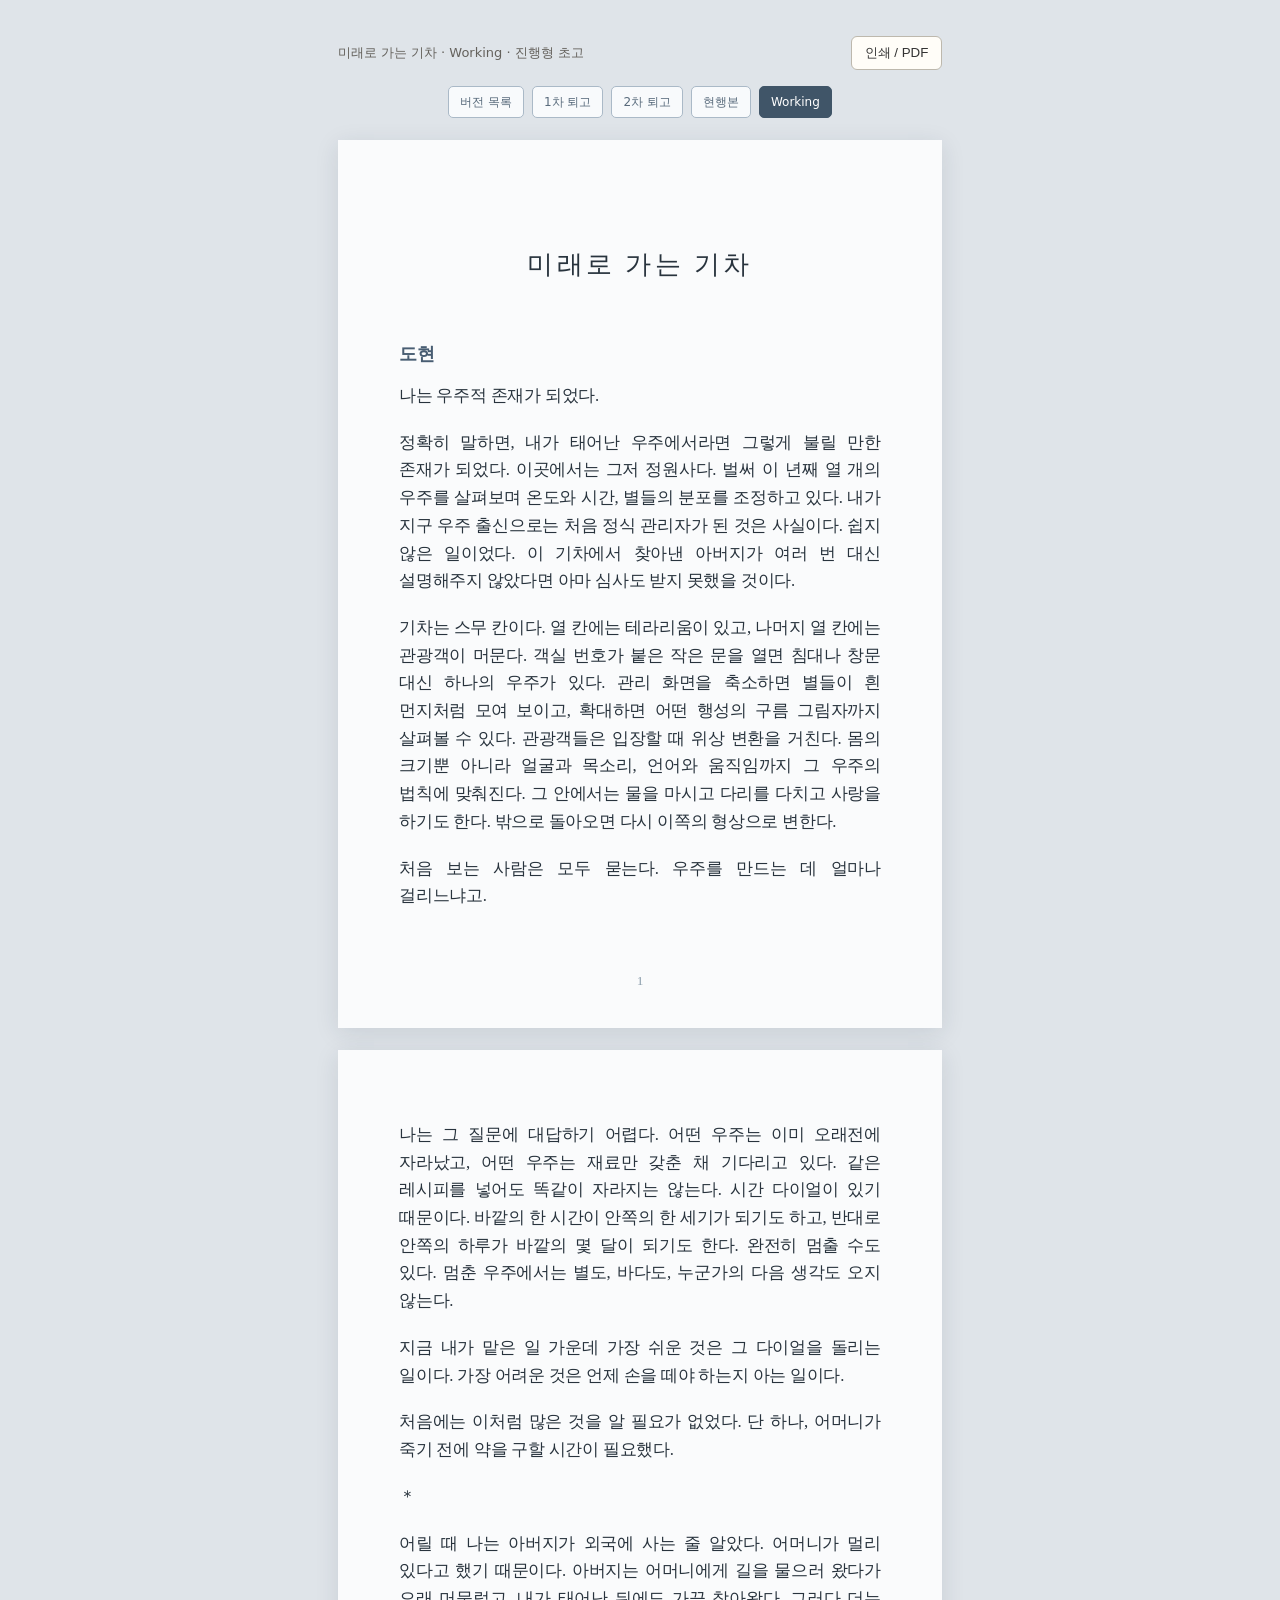
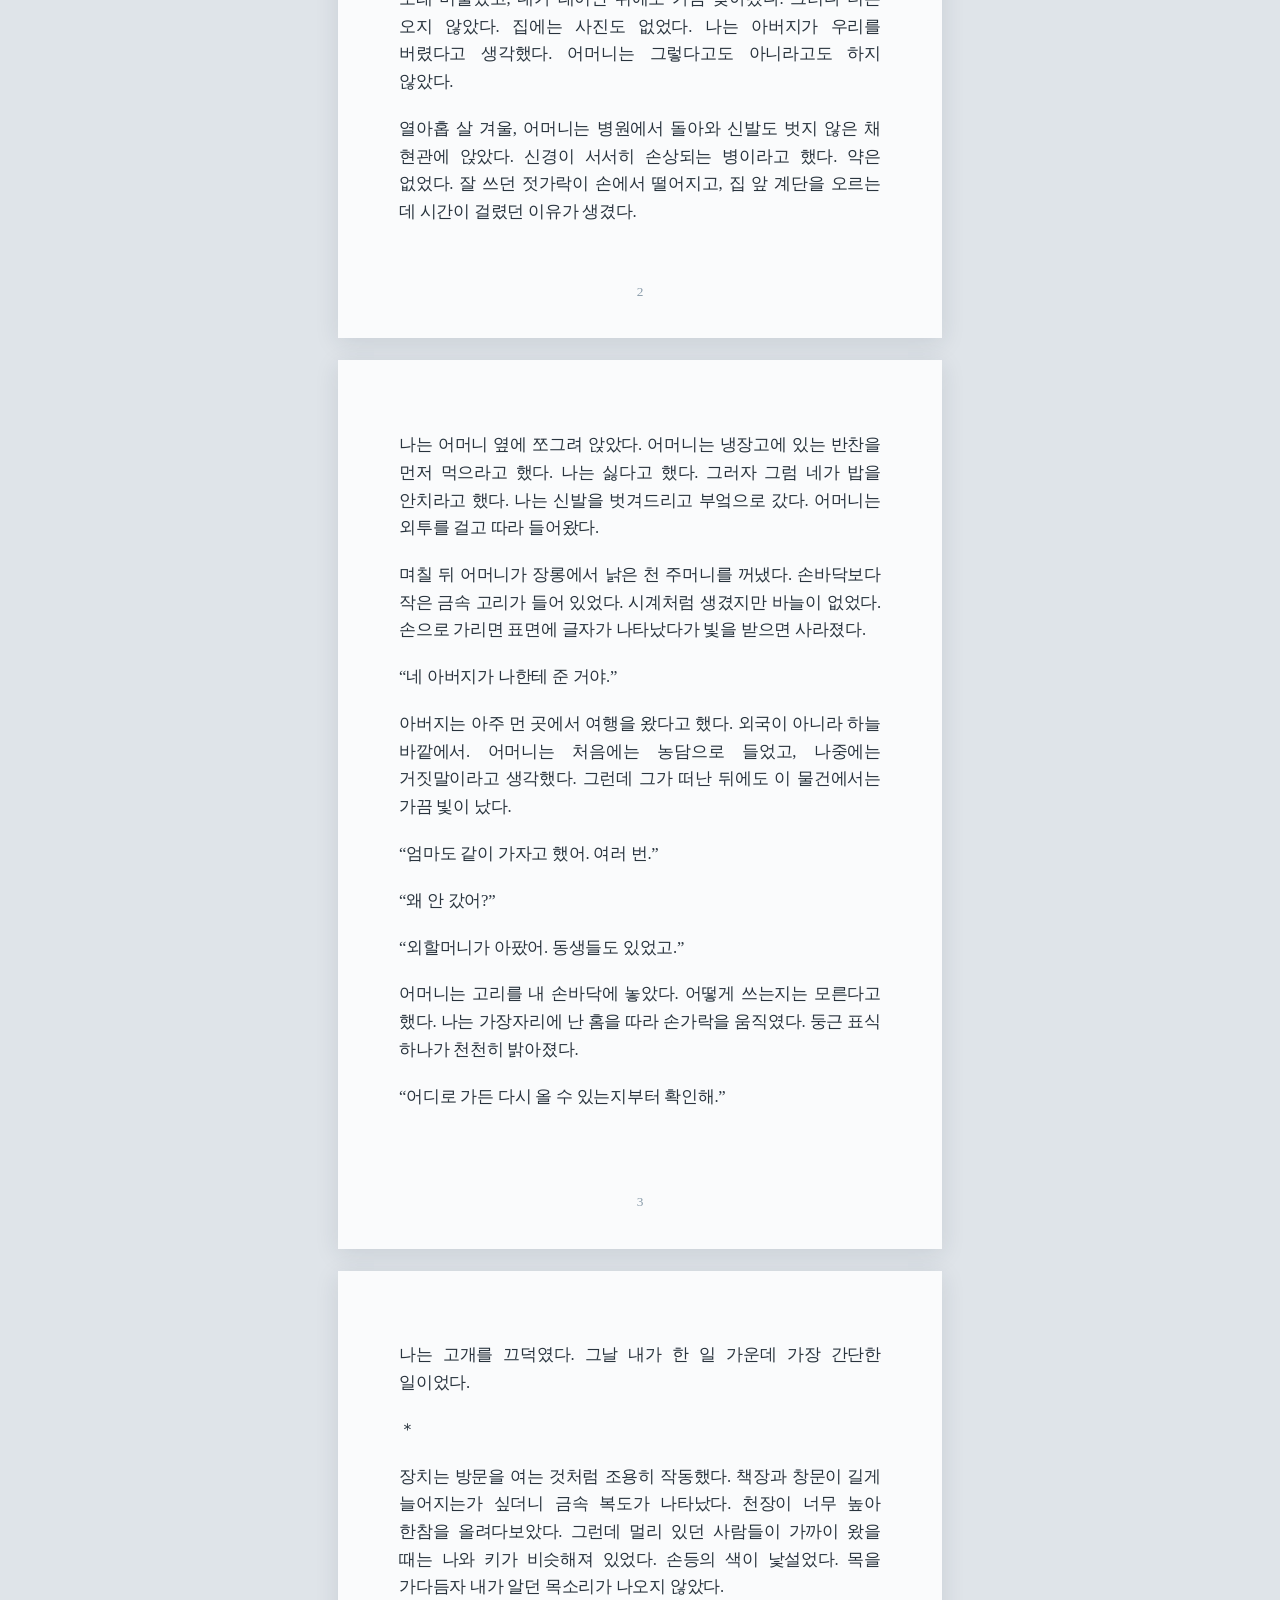
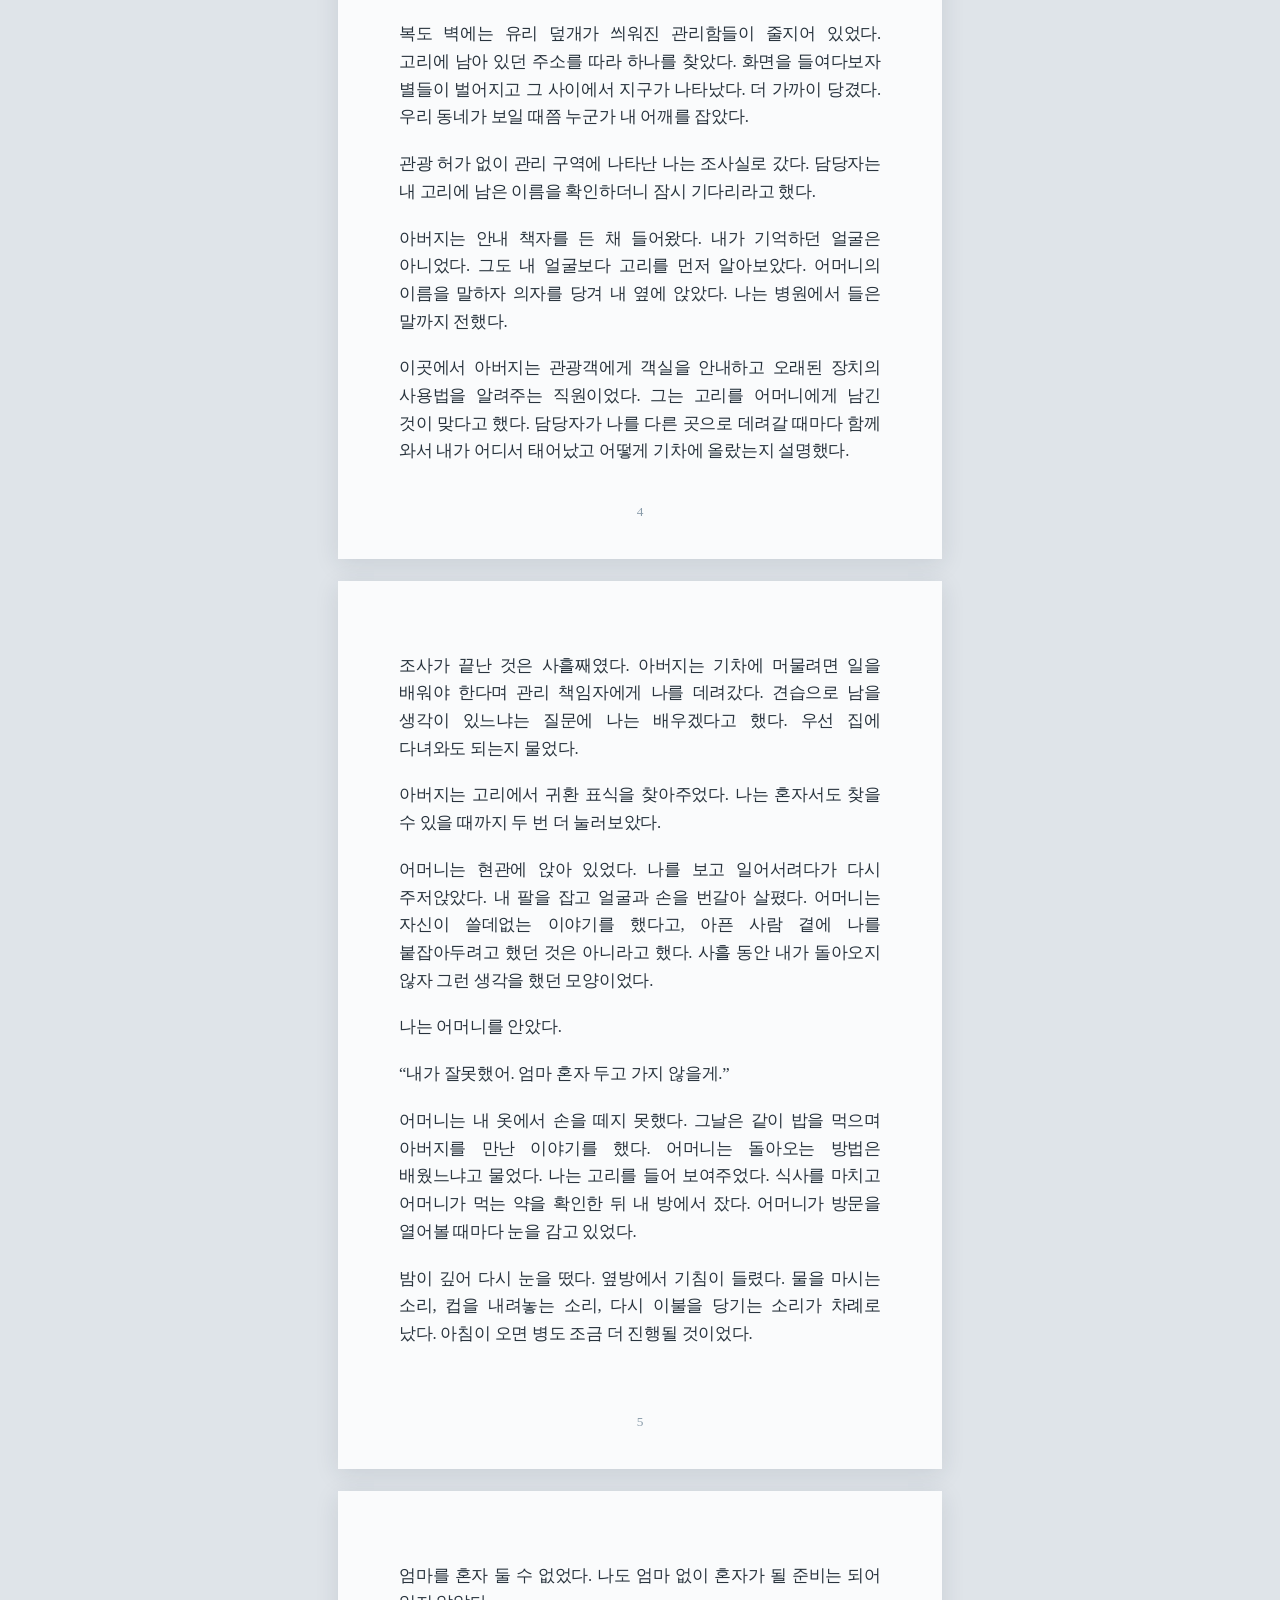
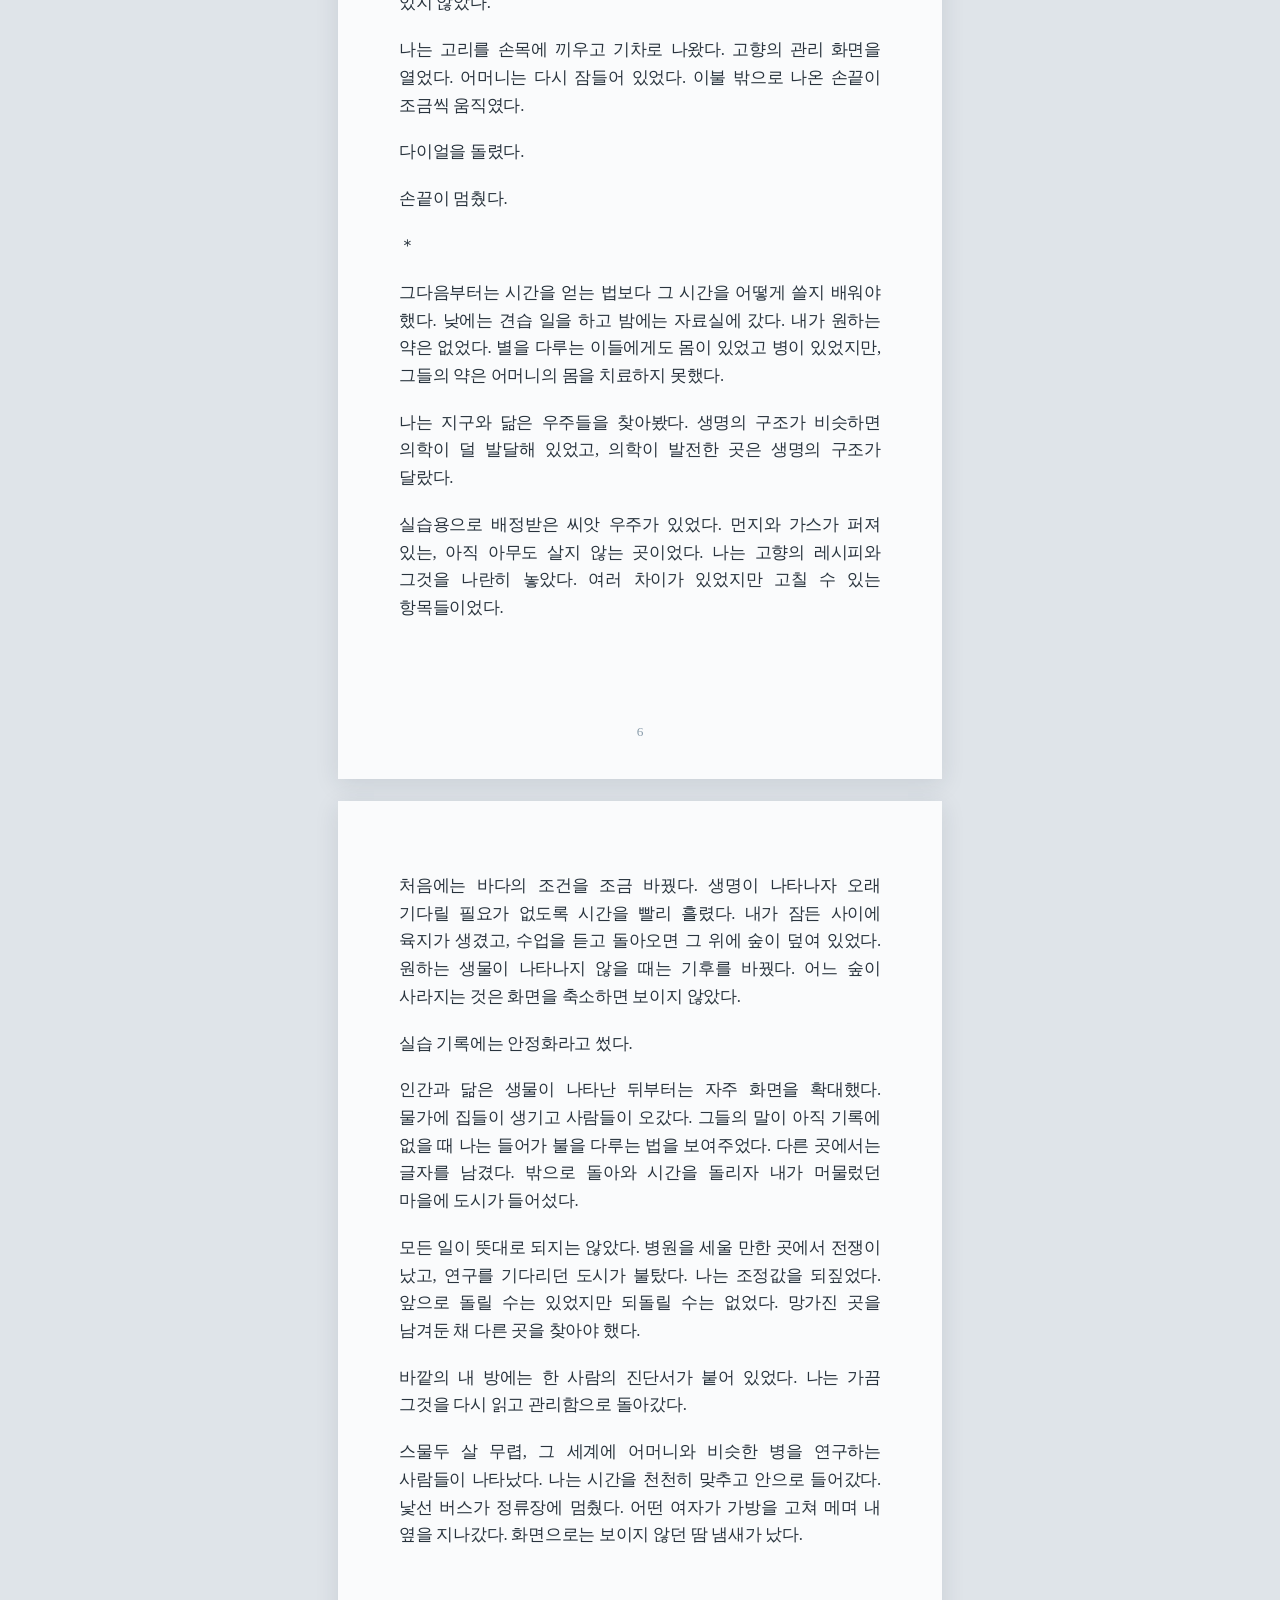
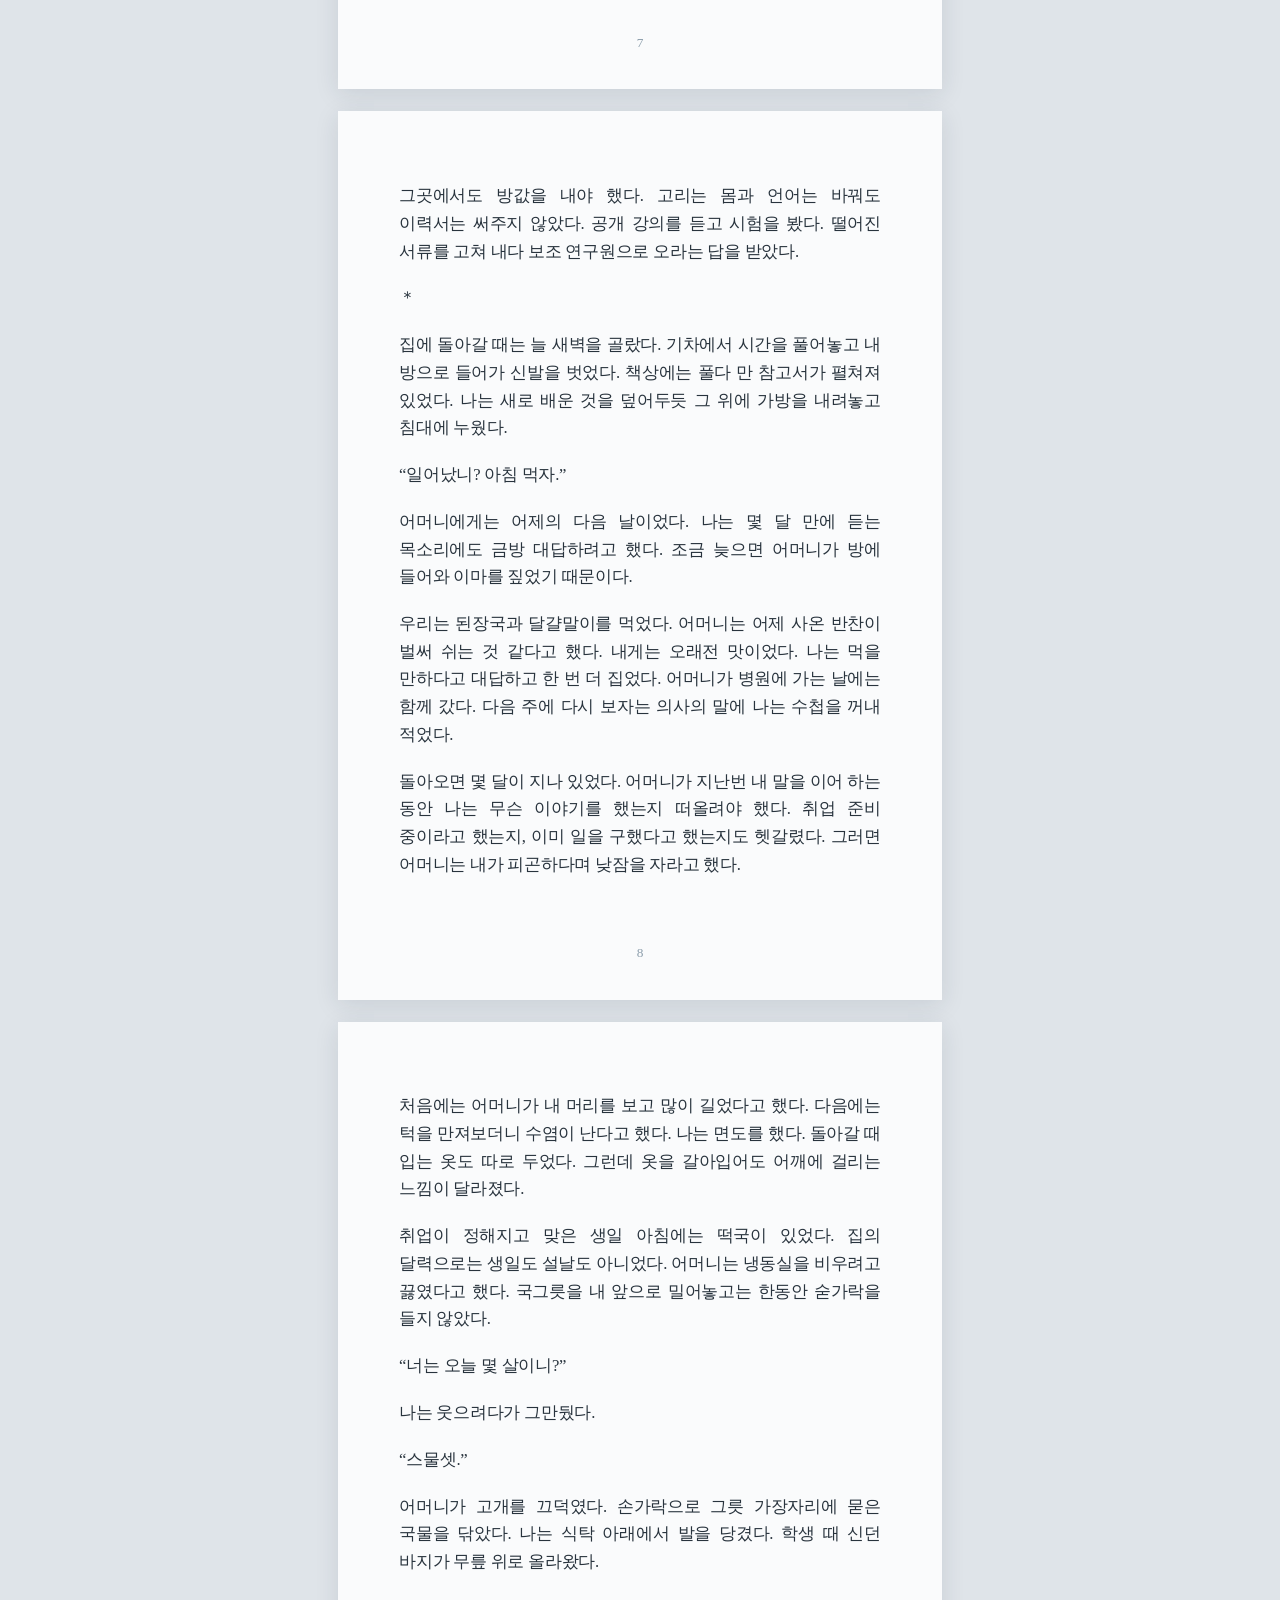
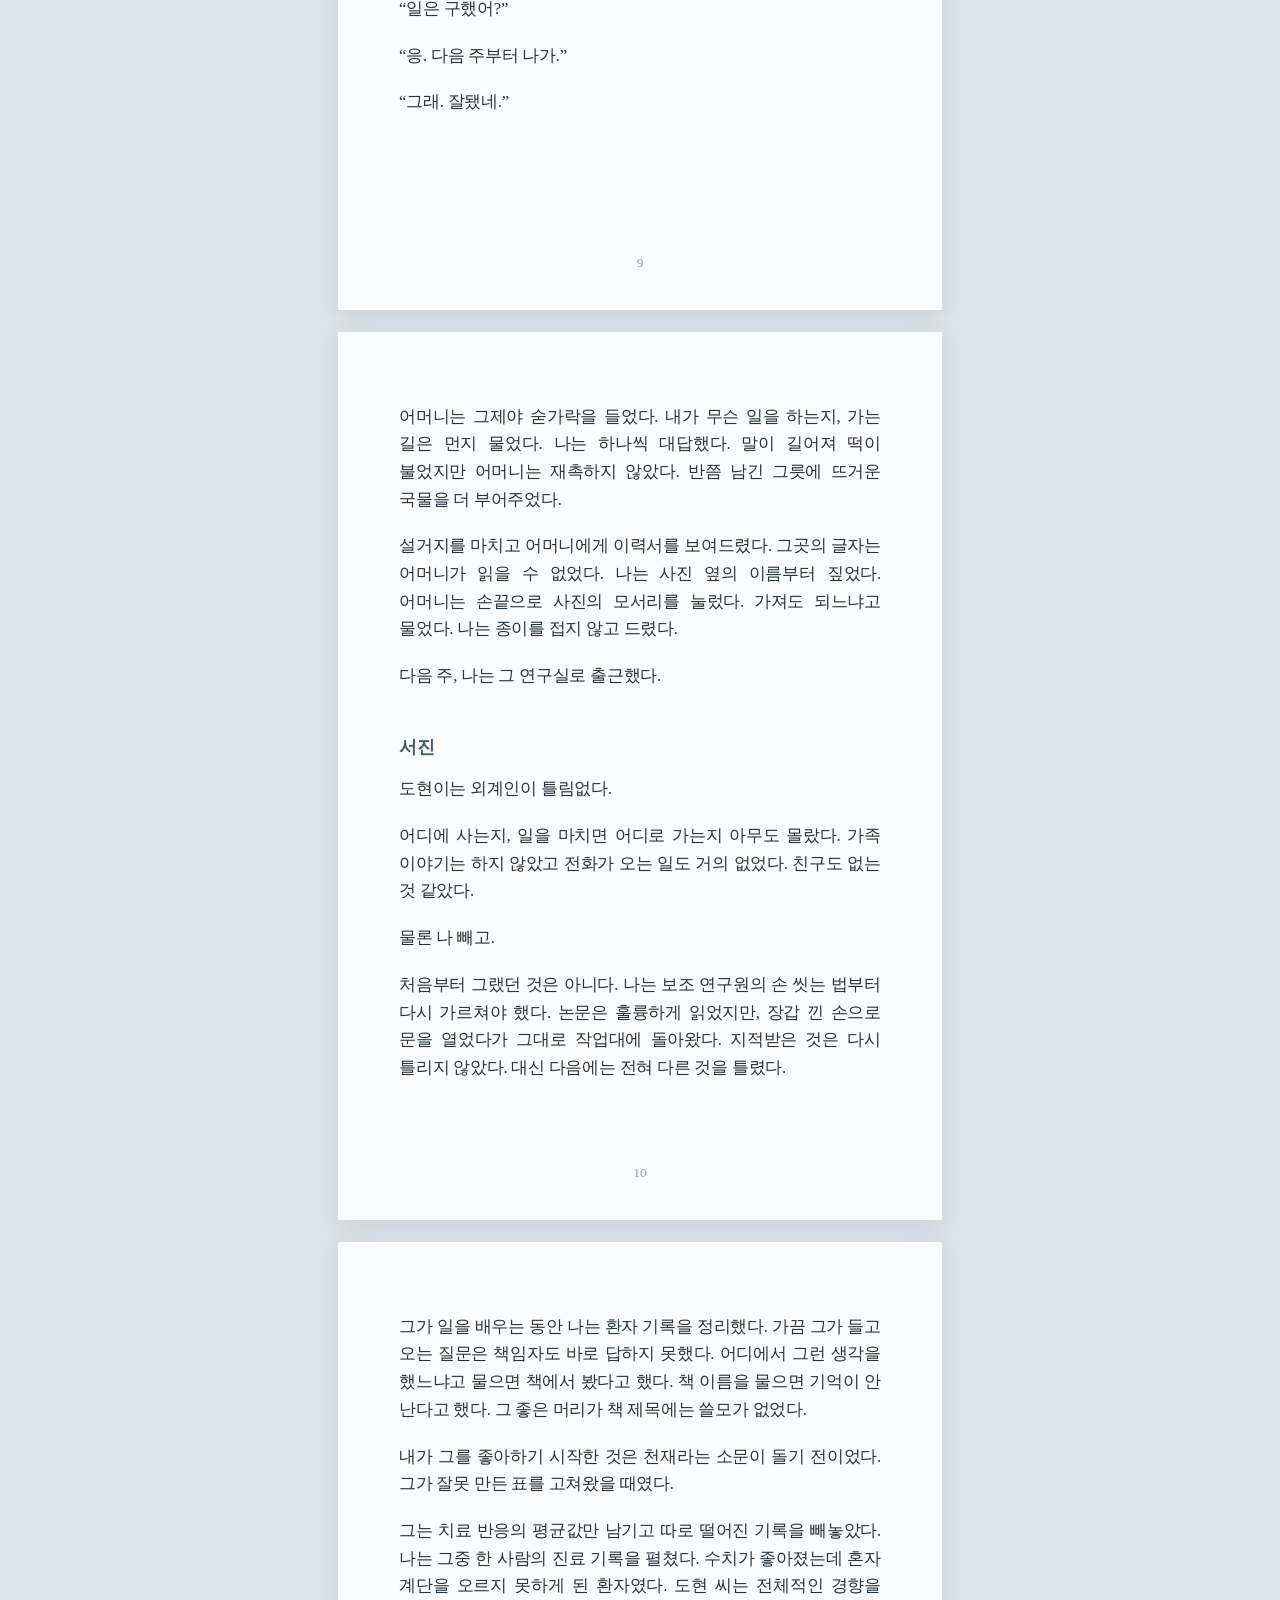
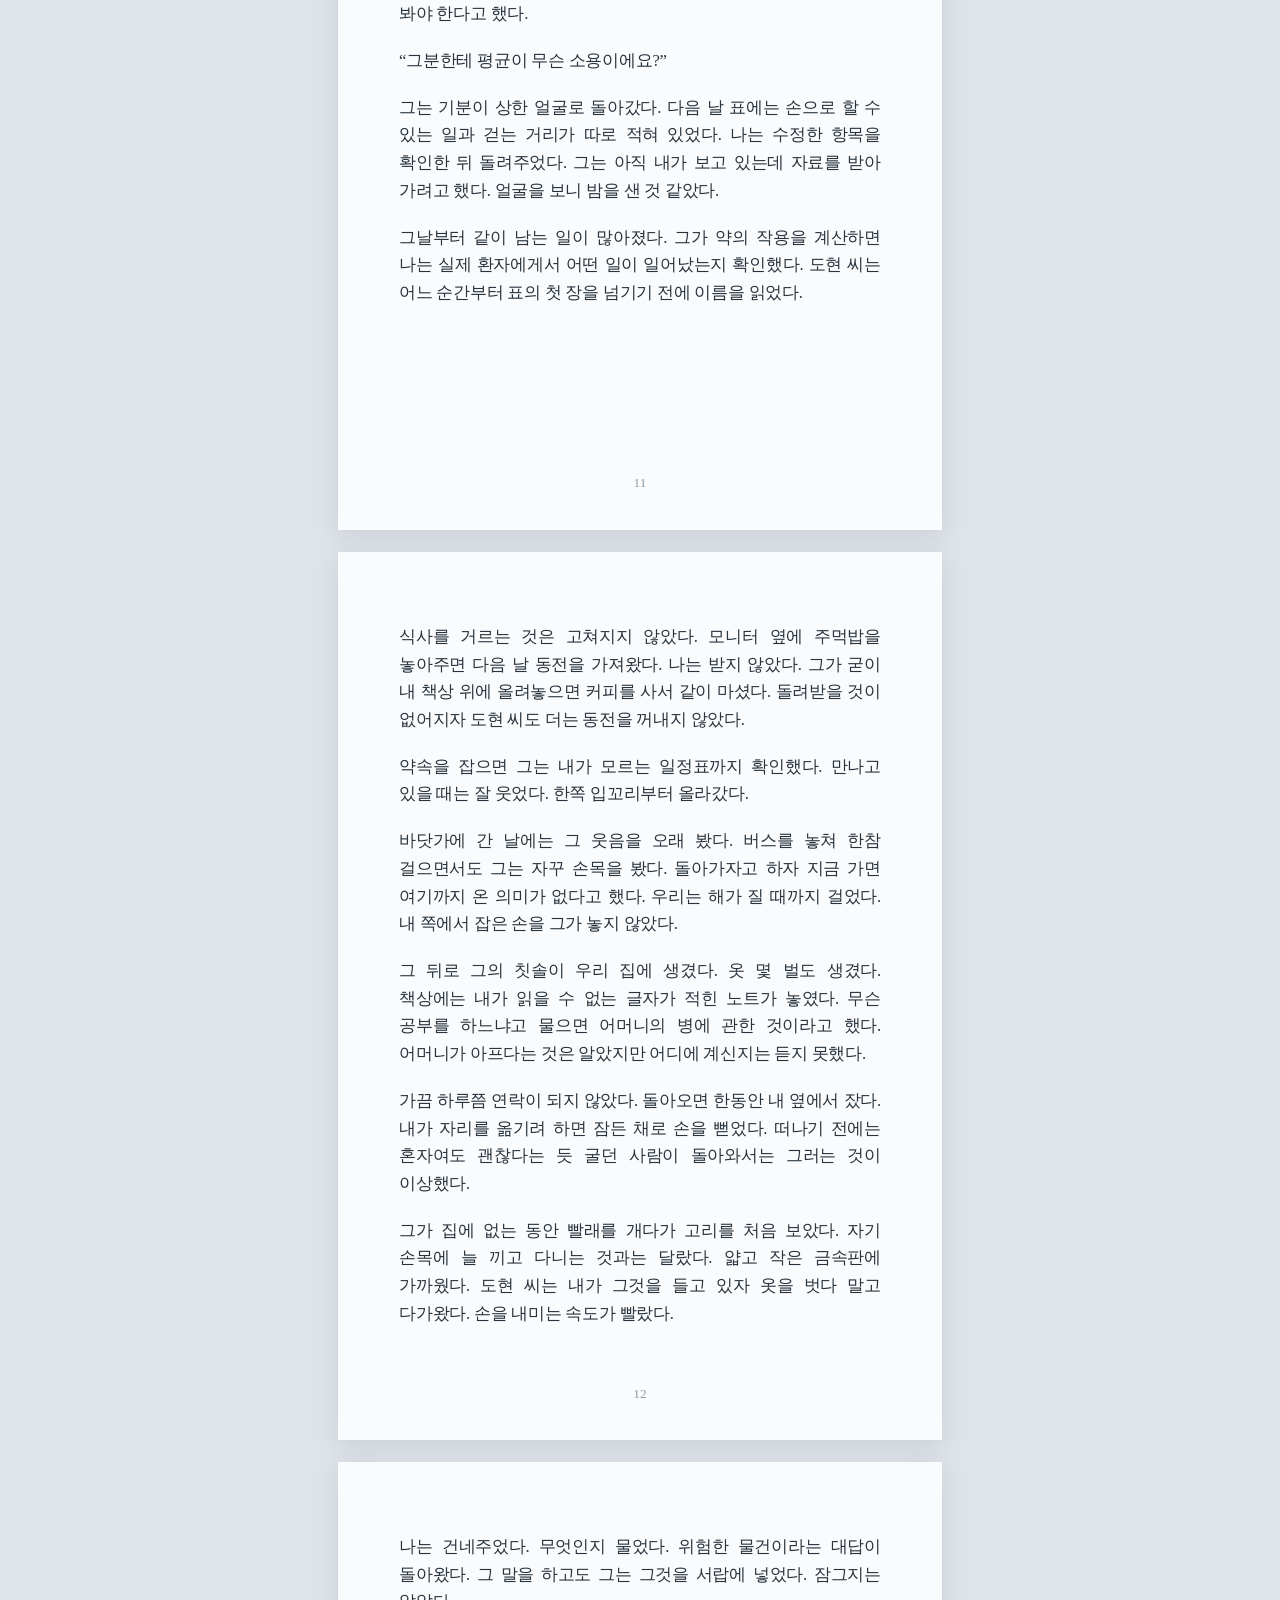
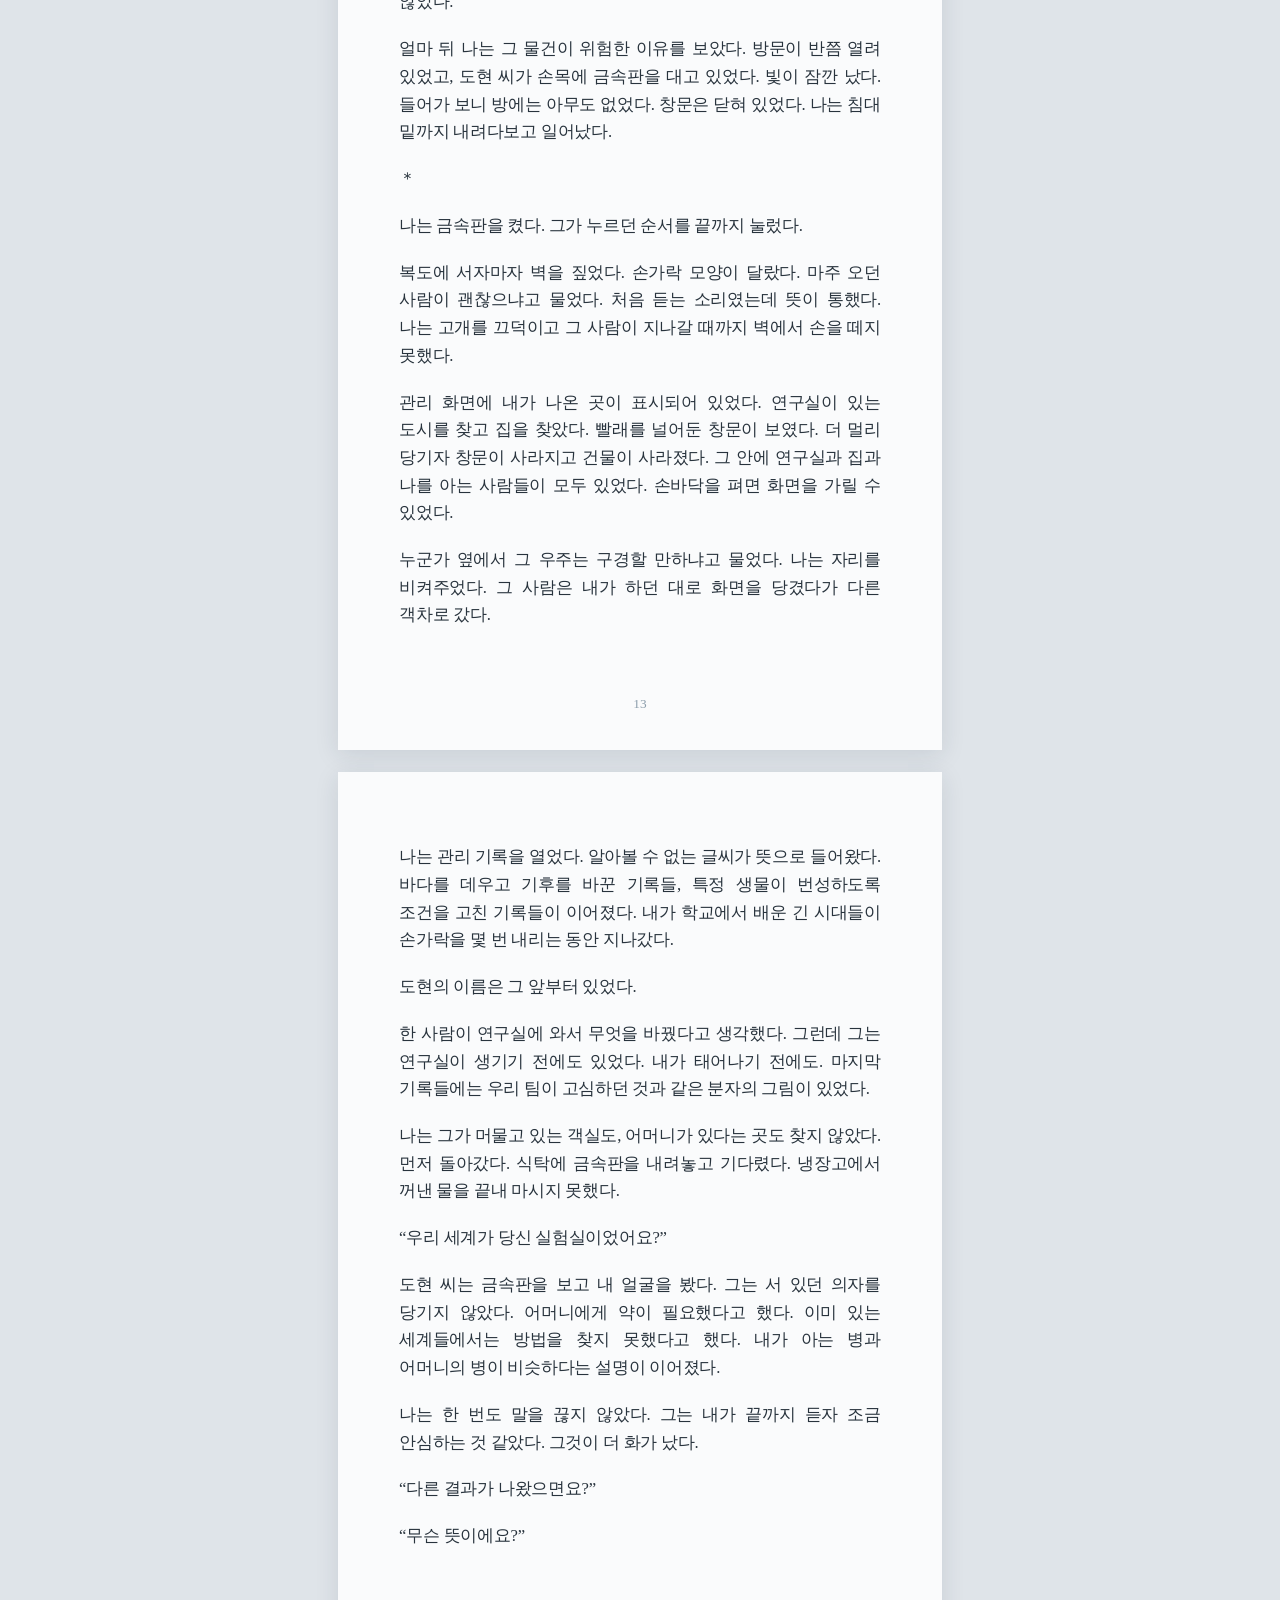
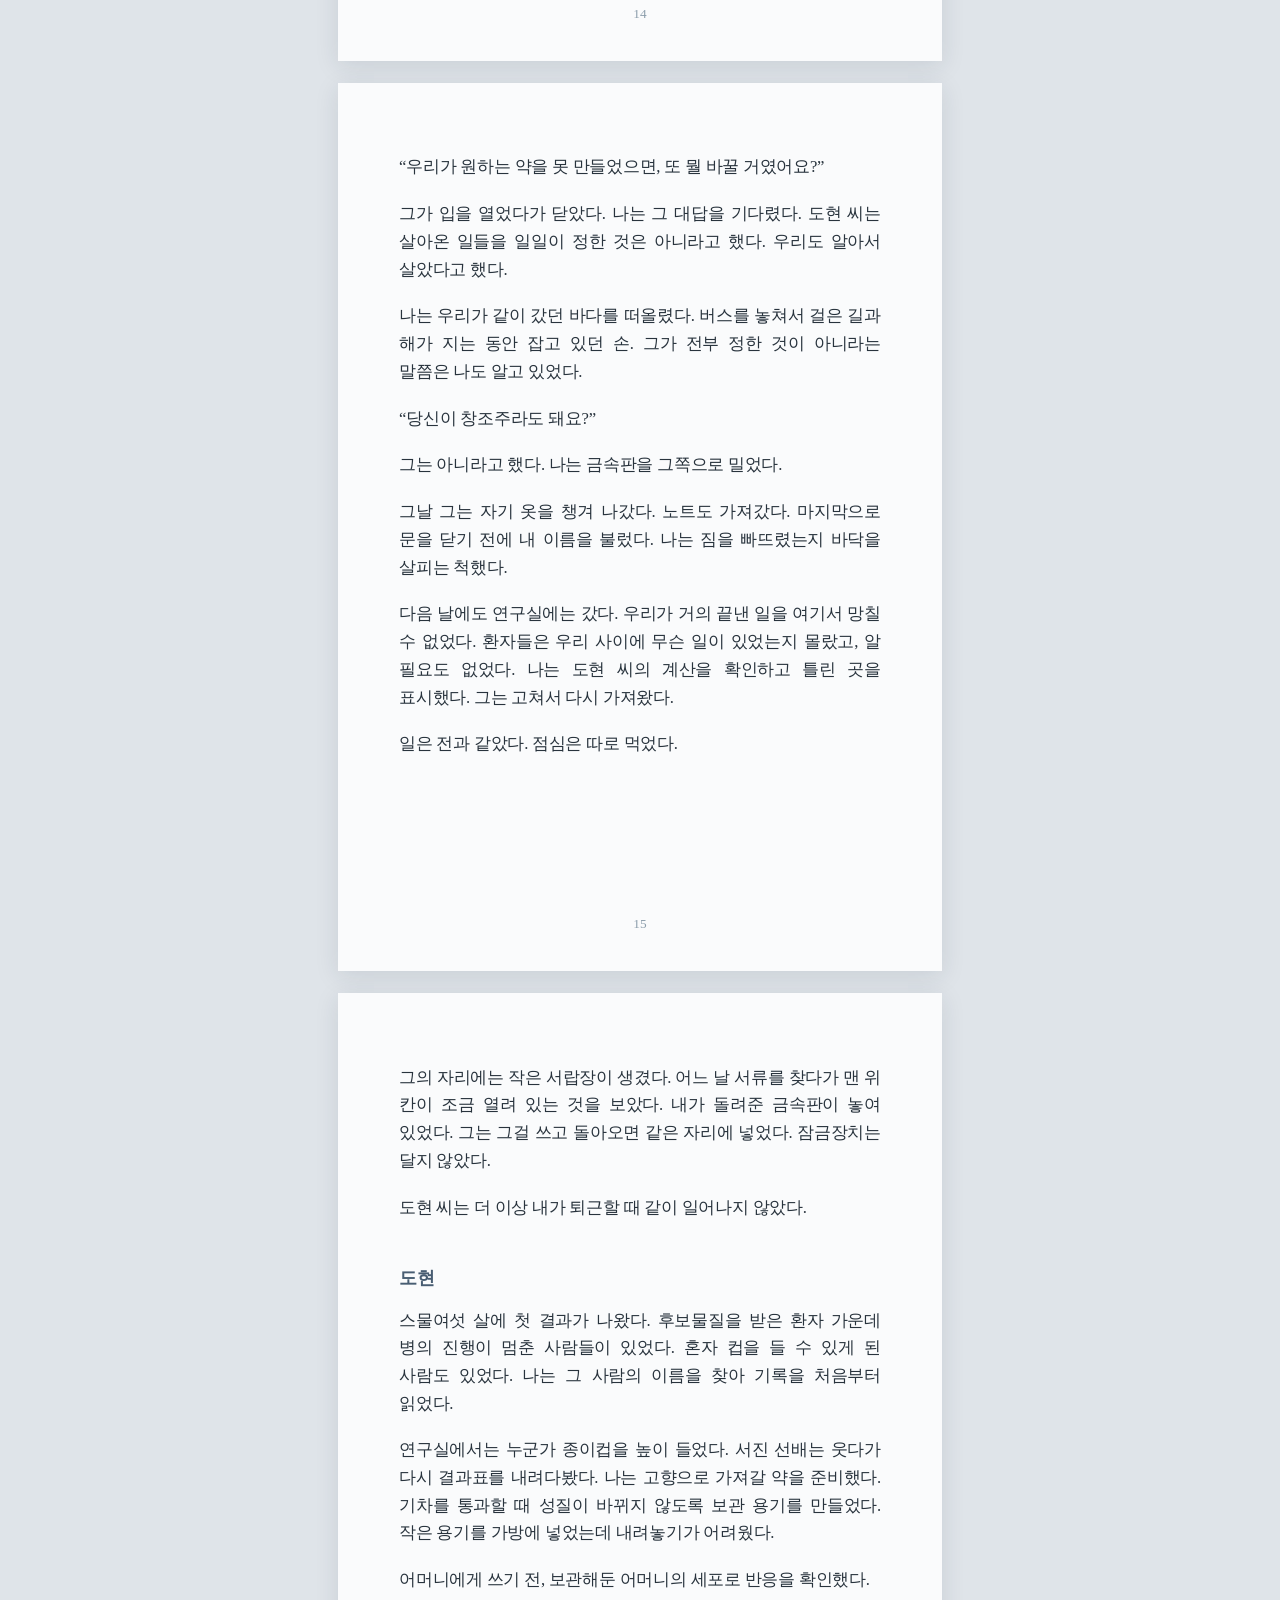
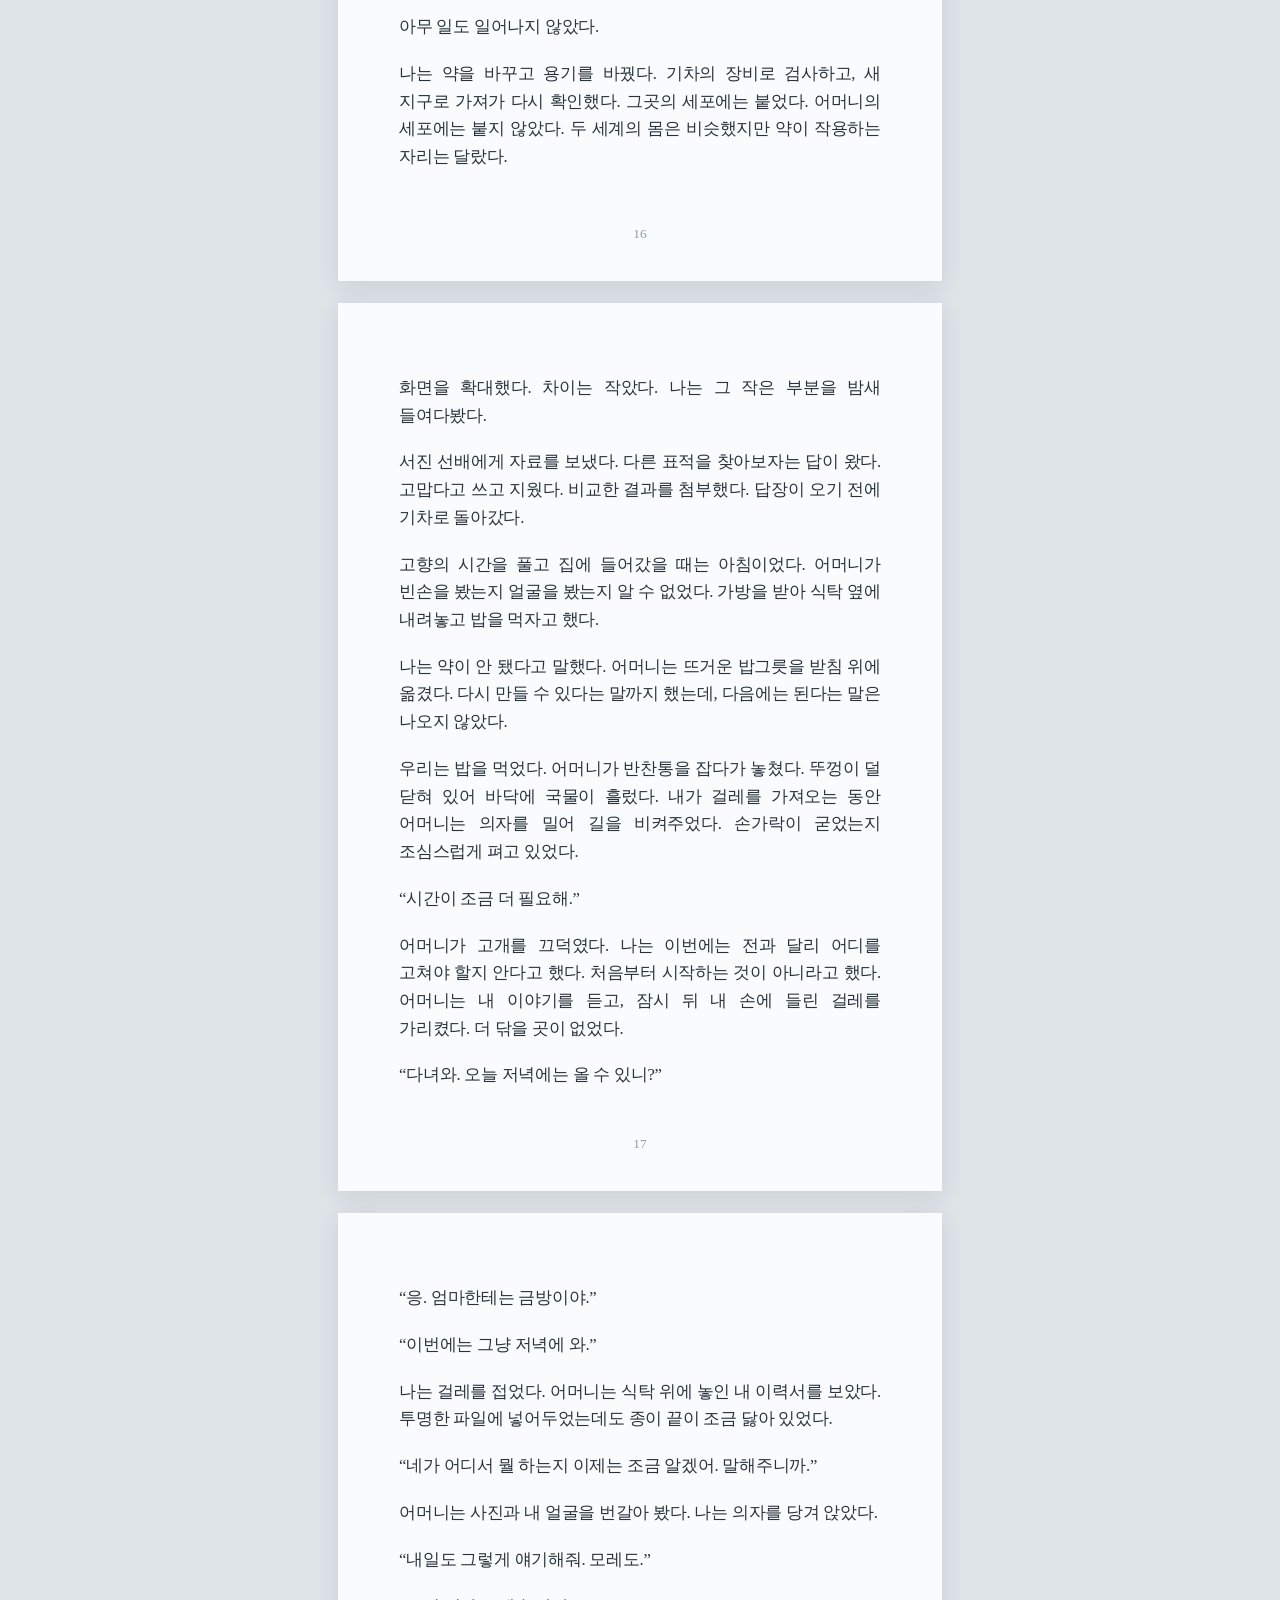
<file: contents/future_train/publish/working.html>
<!doctype html>
<html lang="ko">
<head>
<meta charset="utf-8">
<meta name="viewport" content="width=device-width, initial-scale=1">
<title>미래로 가는 기차 · Working · 진행형 초고</title>
<link rel="stylesheet" href="../../../views/page_style/book.css">
<link rel="stylesheet" href="../../../views/page_style/future.css">
<link rel="stylesheet" href="../../../views/page_style/versions.css">
</head>
<body>
<div class="controls"><span>미래로 가는 기차 · Working · 진행형 초고</span><button onclick="window.print()">인쇄 / PDF</button></div>
<nav class="version-nav" aria-label="원고 버전 선택">
  <a class="version-link" href="./index.html">버전 목록</a>
  <a class="version-link " href="./versions/1차.html">1차 퇴고</a>
  <a class="version-link " href="./versions/2차.html">2차 퇴고</a>
  <a class="version-link " href="./manuscript_rewrite.html">현행본</a>
  <a class="version-link active" href="./working.html" aria-current="page">Working</a>
</nav>
<main class="reader" id="reader" aria-label="미래로 가는 기차 본문"></main>
<footer class="version-nav"><a class="version-link" href="https://github.com/cromshield-hub/novel/blob/main/contents/future_train/recipe/working_notes.md">Working 편집 메모·설정 자료 (스포일러)</a></footer>
<div id="source">
<h1 id="미래로-가는-기차">미래로 가는 기차</h1>
<h2 id="도현">도현</h2>
<p>나는 우주적 존재가 되었다.</p>
<p>정확히 말하면, 내가 태어난 우주에서라면 그렇게 불릴 만한 존재가
되었다. 이곳에서는 그저 정원사다. 벌써 이 년째 열 개의 우주를 살펴보며
온도와 시간, 별들의 분포를 조정하고 있다. 내가 지구 우주 출신으로는 처음
정식 관리자가 된 것은 사실이다. 쉽지 않은 일이었다. 이 기차에서 찾아낸
아버지가 여러 번 대신 설명해주지 않았다면 아마 심사도 받지 못했을
것이다.</p>
<p>기차는 스무 칸이다. 열 칸에는 테라리움이 있고, 나머지 열 칸에는
관광객이 머문다. 객실 번호가 붙은 작은 문을 열면 침대나 창문 대신 하나의
우주가 있다. 관리 화면을 축소하면 별들이 흰 먼지처럼 모여 보이고,
확대하면 어떤 행성의 구름 그림자까지 살펴볼 수 있다. 관광객들은 입장할
때 위상 변환을 거친다. 몸의 크기뿐 아니라 얼굴과 목소리, 언어와
움직임까지 그 우주의 법칙에 맞춰진다. 그 안에서는 물을 마시고 다리를
다치고 사랑을 하기도 한다. 밖으로 돌아오면 다시 이쪽의 형상으로
변한다.</p>
<p>처음 보는 사람은 모두 묻는다. 우주를 만드는 데 얼마나 걸리느냐고.</p>
<p>나는 그 질문에 대답하기 어렵다. 어떤 우주는 이미 오래전에 자라났고,
어떤 우주는 재료만 갖춘 채 기다리고 있다. 같은 레시피를 넣어도 똑같이
자라지는 않는다. 시간 다이얼이 있기 때문이다. 바깥의 한 시간이 안쪽의 한
세기가 되기도 하고, 반대로 안쪽의 하루가 바깥의 몇 달이 되기도 한다.
완전히 멈출 수도 있다. 멈춘 우주에서는 별도, 바다도, 누군가의 다음
생각도 오지 않는다.</p>
<p>지금 내가 맡은 일 가운데 가장 쉬운 것은 그 다이얼을 돌리는 일이다.
가장 어려운 것은 언제 손을 떼야 하는지 아는 일이다.</p>
<p>처음에는 이처럼 많은 것을 알 필요가 없었다. 단 하나, 어머니가 죽기
전에 약을 구할 시간이 필요했다.</p>
<p>＊</p>
<p>어릴 때 나는 아버지가 외국에 사는 줄 알았다. 어머니가 멀리 있다고
했기 때문이다. 아버지는 어머니에게 길을 물으러 왔다가 오래 머물렀고,
내가 태어난 뒤에도 가끔 찾아왔다. 그러다 더는 오지 않았다. 집에는 사진도
없었다. 나는 아버지가 우리를 버렸다고 생각했다. 어머니는 그렇다고도
아니라고도 하지 않았다.</p>
<p>열아홉 살 겨울, 어머니는 병원에서 돌아와 신발도 벗지 않은 채 현관에
앉았다. 신경이 서서히 손상되는 병이라고 했다. 약은 없었다. 잘 쓰던
젓가락이 손에서 떨어지고, 집 앞 계단을 오르는 데 시간이 걸렸던 이유가
생겼다.</p>
<p>나는 어머니 옆에 쪼그려 앉았다. 어머니는 냉장고에 있는 반찬을 먼저
먹으라고 했다. 나는 싫다고 했다. 그러자 그럼 네가 밥을 안치라고 했다.
나는 신발을 벗겨드리고 부엌으로 갔다. 어머니는 외투를 걸고 따라
들어왔다.</p>
<p>며칠 뒤 어머니가 장롱에서 낡은 천 주머니를 꺼냈다. 손바닥보다 작은
금속 고리가 들어 있었다. 시계처럼 생겼지만 바늘이 없었다. 손으로 가리면
표면에 글자가 나타났다가 빛을 받으면 사라졌다.</p>
<p>“네 아버지가 나한테 준 거야.”</p>
<p>아버지는 아주 먼 곳에서 여행을 왔다고 했다. 외국이 아니라 하늘
바깥에서. 어머니는 처음에는 농담으로 들었고, 나중에는 거짓말이라고
생각했다. 그런데 그가 떠난 뒤에도 이 물건에서는 가끔 빛이 났다.</p>
<p>“엄마도 같이 가자고 했어. 여러 번.”</p>
<p>“왜 안 갔어?”</p>
<p>“외할머니가 아팠어. 동생들도 있었고.”</p>
<p>어머니는 고리를 내 손바닥에 놓았다. 어떻게 쓰는지는 모른다고 했다.
나는 가장자리에 난 홈을 따라 손가락을 움직였다. 둥근 표식 하나가 천천히
밝아졌다.</p>
<p>“어디로 가든 다시 올 수 있는지부터 확인해.”</p>
<p>나는 고개를 끄덕였다. 그날 내가 한 일 가운데 가장 간단한
일이었다.</p>
<p>＊</p>
<p>장치는 방문을 여는 것처럼 조용히 작동했다. 책장과 창문이 길게
늘어지는가 싶더니 금속 복도가 나타났다. 천장이 너무 높아 한참을
올려다보았다. 그런데 멀리 있던 사람들이 가까이 왔을 때는 나와 키가
비슷해져 있었다. 손등의 색이 낯설었다. 목을 가다듬자 내가 알던 목소리가
나오지 않았다.</p>
<p>복도 벽에는 유리 덮개가 씌워진 관리함들이 줄지어 있었다. 고리에 남아
있던 주소를 따라 하나를 찾았다. 화면을 들여다보자 별들이 벌어지고 그
사이에서 지구가 나타났다. 더 가까이 당겼다. 우리 동네가 보일 때쯤 누군가
내 어깨를 잡았다.</p>
<p>관광 허가 없이 관리 구역에 나타난 나는 조사실로 갔다. 담당자는 내
고리에 남은 이름을 확인하더니 잠시 기다리라고 했다.</p>
<p>아버지는 안내 책자를 든 채 들어왔다. 내가 기억하던 얼굴은 아니었다.
그도 내 얼굴보다 고리를 먼저 알아보았다. 어머니의 이름을 말하자 의자를
당겨 내 옆에 앉았다. 나는 병원에서 들은 말까지 전했다.</p>
<p>이곳에서 아버지는 관광객에게 객실을 안내하고 오래된 장치의 사용법을
알려주는 직원이었다. 그는 고리를 어머니에게 남긴 것이 맞다고 했다.
담당자가 나를 다른 곳으로 데려갈 때마다 함께 와서 내가 어디서 태어났고
어떻게 기차에 올랐는지 설명했다.</p>
<p>조사가 끝난 것은 사흘째였다. 아버지는 기차에 머물려면 일을 배워야
한다며 관리 책임자에게 나를 데려갔다. 견습으로 남을 생각이 있느냐는
질문에 나는 배우겠다고 했다. 우선 집에 다녀와도 되는지 물었다.</p>
<p>아버지는 고리에서 귀환 표식을 찾아주었다. 나는 혼자서도 찾을 수 있을
때까지 두 번 더 눌러보았다.</p>
<p>어머니는 현관에 앉아 있었다. 나를 보고 일어서려다가 다시 주저앉았다.
내 팔을 잡고 얼굴과 손을 번갈아 살폈다. 어머니는 자신이 쓸데없는
이야기를 했다고, 아픈 사람 곁에 나를 붙잡아두려고 했던 것은 아니라고
했다. 사흘 동안 내가 돌아오지 않자 그런 생각을 했던 모양이었다.</p>
<p>나는 어머니를 안았다.</p>
<p>“내가 잘못했어. 엄마 혼자 두고 가지 않을게.”</p>
<p>어머니는 내 옷에서 손을 떼지 못했다. 그날은 같이 밥을 먹으며 아버지를
만난 이야기를 했다. 어머니는 돌아오는 방법은 배웠느냐고 물었다. 나는
고리를 들어 보여주었다. 식사를 마치고 어머니가 먹는 약을 확인한 뒤 내
방에서 잤다. 어머니가 방문을 열어볼 때마다 눈을 감고 있었다.</p>
<p>밤이 깊어 다시 눈을 떴다. 옆방에서 기침이 들렸다. 물을 마시는 소리,
컵을 내려놓는 소리, 다시 이불을 당기는 소리가 차례로 났다. 아침이 오면
병도 조금 더 진행될 것이었다.</p>
<p>엄마를 혼자 둘 수 없었다. 나도 엄마 없이 혼자가 될 준비는 되어 있지
않았다.</p>
<p>나는 고리를 손목에 끼우고 기차로 나왔다. 고향의 관리 화면을 열었다.
어머니는 다시 잠들어 있었다. 이불 밖으로 나온 손끝이 조금씩
움직였다.</p>
<p>다이얼을 돌렸다.</p>
<p>손끝이 멈췄다.</p>
<p>＊</p>
<p>그다음부터는 시간을 얻는 법보다 그 시간을 어떻게 쓸지 배워야 했다.
낮에는 견습 일을 하고 밤에는 자료실에 갔다. 내가 원하는 약은 없었다.
별을 다루는 이들에게도 몸이 있었고 병이 있었지만, 그들의 약은 어머니의
몸을 치료하지 못했다.</p>
<p>나는 지구와 닮은 우주들을 찾아봤다. 생명의 구조가 비슷하면 의학이 덜
발달해 있었고, 의학이 발전한 곳은 생명의 구조가 달랐다.</p>
<p>실습용으로 배정받은 씨앗 우주가 있었다. 먼지와 가스가 퍼져 있는, 아직
아무도 살지 않는 곳이었다. 나는 고향의 레시피와 그것을 나란히 놓았다.
여러 차이가 있었지만 고칠 수 있는 항목들이었다.</p>
<p>처음에는 바다의 조건을 조금 바꿨다. 생명이 나타나자 오래 기다릴
필요가 없도록 시간을 빨리 흘렸다. 내가 잠든 사이에 육지가 생겼고, 수업을
듣고 돌아오면 그 위에 숲이 덮여 있었다. 원하는 생물이 나타나지 않을 때는
기후를 바꿨다. 어느 숲이 사라지는 것은 화면을 축소하면 보이지
않았다.</p>
<p>실습 기록에는 안정화라고 썼다.</p>
<p>인간과 닮은 생물이 나타난 뒤부터는 자주 화면을 확대했다. 물가에
집들이 생기고 사람들이 오갔다. 그들의 말이 아직 기록에 없을 때 나는
들어가 불을 다루는 법을 보여주었다. 다른 곳에서는 글자를 남겼다. 밖으로
돌아와 시간을 돌리자 내가 머물렀던 마을에 도시가 들어섰다.</p>
<p>모든 일이 뜻대로 되지는 않았다. 병원을 세울 만한 곳에서 전쟁이 났고,
연구를 기다리던 도시가 불탔다. 나는 조정값을 되짚었다. 앞으로 돌릴 수는
있었지만 되돌릴 수는 없었다. 망가진 곳을 남겨둔 채 다른 곳을 찾아야
했다.</p>
<p>바깥의 내 방에는 한 사람의 진단서가 붙어 있었다. 나는 가끔 그것을
다시 읽고 관리함으로 돌아갔다.</p>
<p>스물두 살 무렵, 그 세계에 어머니와 비슷한 병을 연구하는 사람들이
나타났다. 나는 시간을 천천히 맞추고 안으로 들어갔다. 낯선 버스가
정류장에 멈췄다. 어떤 여자가 가방을 고쳐 메며 내 옆을 지나갔다.
화면으로는 보이지 않던 땀 냄새가 났다.</p>
<p>그곳에서도 방값을 내야 했다. 고리는 몸과 언어는 바꿔도 이력서는
써주지 않았다. 공개 강의를 듣고 시험을 봤다. 떨어진 서류를 고쳐 내다
보조 연구원으로 오라는 답을 받았다.</p>
<p>＊</p>
<p>집에 돌아갈 때는 늘 새벽을 골랐다. 기차에서 시간을 풀어놓고 내 방으로
들어가 신발을 벗었다. 책상에는 풀다 만 참고서가 펼쳐져 있었다. 나는 새로
배운 것을 덮어두듯 그 위에 가방을 내려놓고 침대에 누웠다.</p>
<p>“일어났니? 아침 먹자.”</p>
<p>어머니에게는 어제의 다음 날이었다. 나는 몇 달 만에 듣는 목소리에도
금방 대답하려고 했다. 조금 늦으면 어머니가 방에 들어와 이마를 짚었기
때문이다.</p>
<p>우리는 된장국과 달걀말이를 먹었다. 어머니는 어제 사온 반찬이 벌써
쉬는 것 같다고 했다. 내게는 오래전 맛이었다. 나는 먹을 만하다고 대답하고
한 번 더 집었다. 어머니가 병원에 가는 날에는 함께 갔다. 다음 주에 다시
보자는 의사의 말에 나는 수첩을 꺼내 적었다.</p>
<p>돌아오면 몇 달이 지나 있었다. 어머니가 지난번 내 말을 이어 하는 동안
나는 무슨 이야기를 했는지 떠올려야 했다. 취업 준비 중이라고 했는지, 이미
일을 구했다고 했는지도 헷갈렸다. 그러면 어머니는 내가 피곤하다며 낮잠을
자라고 했다.</p>
<p>처음에는 어머니가 내 머리를 보고 많이 길었다고 했다. 다음에는 턱을
만져보더니 수염이 난다고 했다. 나는 면도를 했다. 돌아갈 때 입는 옷도
따로 두었다. 그런데 옷을 갈아입어도 어깨에 걸리는 느낌이 달라졌다.</p>
<p>취업이 정해지고 맞은 생일 아침에는 떡국이 있었다. 집의 달력으로는
생일도 설날도 아니었다. 어머니는 냉동실을 비우려고 끓였다고 했다.
국그릇을 내 앞으로 밀어놓고는 한동안 숟가락을 들지 않았다.</p>
<p>“너는 오늘 몇 살이니?”</p>
<p>나는 웃으려다가 그만뒀다.</p>
<p>“스물셋.”</p>
<p>어머니가 고개를 끄덕였다. 손가락으로 그릇 가장자리에 묻은 국물을
닦았다. 나는 식탁 아래에서 발을 당겼다. 학생 때 신던 바지가 무릎 위로
올라왔다.</p>
<p>“일은 구했어?”</p>
<p>“응. 다음 주부터 나가.”</p>
<p>“그래. 잘됐네.”</p>
<p>어머니는 그제야 숟가락을 들었다. 내가 무슨 일을 하는지, 가는 길은
먼지 물었다. 나는 하나씩 대답했다. 말이 길어져 떡이 불었지만 어머니는
재촉하지 않았다. 반쯤 남긴 그릇에 뜨거운 국물을 더 부어주었다.</p>
<p>설거지를 마치고 어머니에게 이력서를 보여드렸다. 그곳의 글자는
어머니가 읽을 수 없었다. 나는 사진 옆의 이름부터 짚었다. 어머니는
손끝으로 사진의 모서리를 눌렀다. 가져도 되느냐고 물었다. 나는 종이를
접지 않고 드렸다.</p>
<p>다음 주, 나는 그 연구실로 출근했다.</p>
<h2 id="서진">서진</h2>
<p>도현이는 외계인이 틀림없다.</p>
<p>어디에 사는지, 일을 마치면 어디로 가는지 아무도 몰랐다. 가족 이야기는
하지 않았고 전화가 오는 일도 거의 없었다. 친구도 없는 것 같았다.</p>
<p>물론 나 빼고.</p>
<p>처음부터 그랬던 것은 아니다. 나는 보조 연구원의 손 씻는 법부터 다시
가르쳐야 했다. 논문은 훌륭하게 읽었지만, 장갑 낀 손으로 문을 열었다가
그대로 작업대에 돌아왔다. 지적받은 것은 다시 틀리지 않았다. 대신
다음에는 전혀 다른 것을 틀렸다.</p>
<p>그가 일을 배우는 동안 나는 환자 기록을 정리했다. 가끔 그가 들고 오는
질문은 책임자도 바로 답하지 못했다. 어디에서 그런 생각을 했느냐고 물으면
책에서 봤다고 했다. 책 이름을 물으면 기억이 안 난다고 했다. 그 좋은
머리가 책 제목에는 쓸모가 없었다.</p>
<p>내가 그를 좋아하기 시작한 것은 천재라는 소문이 돌기 전이었다. 그가
잘못 만든 표를 고쳐왔을 때였다.</p>
<p>그는 치료 반응의 평균값만 남기고 따로 떨어진 기록을 빼놓았다. 나는
그중 한 사람의 진료 기록을 펼쳤다. 수치가 좋아졌는데 혼자 계단을 오르지
못하게 된 환자였다. 도현 씨는 전체적인 경향을 봐야 한다고 했다.</p>
<p>“그분한테 평균이 무슨 소용이에요?”</p>
<p>그는 기분이 상한 얼굴로 돌아갔다. 다음 날 표에는 손으로 할 수 있는
일과 걷는 거리가 따로 적혀 있었다. 나는 수정한 항목을 확인한 뒤
돌려주었다. 그는 아직 내가 보고 있는데 자료를 받아 가려고 했다. 얼굴을
보니 밤을 샌 것 같았다.</p>
<p>그날부터 같이 남는 일이 많아졌다. 그가 약의 작용을 계산하면 나는 실제
환자에게서 어떤 일이 일어났는지 확인했다. 도현 씨는 어느 순간부터 표의
첫 장을 넘기기 전에 이름을 읽었다.</p>
<p>식사를 거르는 것은 고쳐지지 않았다. 모니터 옆에 주먹밥을 놓아주면
다음 날 동전을 가져왔다. 나는 받지 않았다. 그가 굳이 내 책상 위에
올려놓으면 커피를 사서 같이 마셨다. 돌려받을 것이 없어지자 도현 씨도
더는 동전을 꺼내지 않았다.</p>
<p>약속을 잡으면 그는 내가 모르는 일정표까지 확인했다. 만나고 있을 때는
잘 웃었다. 한쪽 입꼬리부터 올라갔다.</p>
<p>바닷가에 간 날에는 그 웃음을 오래 봤다. 버스를 놓쳐 한참 걸으면서도
그는 자꾸 손목을 봤다. 돌아가자고 하자 지금 가면 여기까지 온 의미가
없다고 했다. 우리는 해가 질 때까지 걸었다. 내 쪽에서 잡은 손을 그가 놓지
않았다.</p>
<p>그 뒤로 그의 칫솔이 우리 집에 생겼다. 옷 몇 벌도 생겼다. 책상에는
내가 읽을 수 없는 글자가 적힌 노트가 놓였다. 무슨 공부를 하느냐고 물으면
어머니의 병에 관한 것이라고 했다. 어머니가 아프다는 것은 알았지만 어디에
계신지는 듣지 못했다.</p>
<p>가끔 하루쯤 연락이 되지 않았다. 돌아오면 한동안 내 옆에서 잤다. 내가
자리를 옮기려 하면 잠든 채로 손을 뻗었다. 떠나기 전에는 혼자여도
괜찮다는 듯 굴던 사람이 돌아와서는 그러는 것이 이상했다.</p>
<p>그가 집에 없는 동안 빨래를 개다가 고리를 처음 보았다. 자기 손목에 늘
끼고 다니는 것과는 달랐다. 얇고 작은 금속판에 가까웠다. 도현 씨는 내가
그것을 들고 있자 옷을 벗다 말고 다가왔다. 손을 내미는 속도가 빨랐다.</p>
<p>나는 건네주었다. 무엇인지 물었다. 위험한 물건이라는 대답이 돌아왔다.
그 말을 하고도 그는 그것을 서랍에 넣었다. 잠그지는 않았다.</p>
<p>얼마 뒤 나는 그 물건이 위험한 이유를 보았다. 방문이 반쯤 열려 있었고,
도현 씨가 손목에 금속판을 대고 있었다. 빛이 잠깐 났다. 들어가 보니
방에는 아무도 없었다. 창문은 닫혀 있었다. 나는 침대 밑까지 내려다보고
일어났다.</p>
<p>＊</p>
<p>나는 금속판을 켰다. 그가 누르던 순서를 끝까지 눌렀다.</p>
<p>복도에 서자마자 벽을 짚었다. 손가락 모양이 달랐다. 마주 오던 사람이
괜찮으냐고 물었다. 처음 듣는 소리였는데 뜻이 통했다. 나는 고개를
끄덕이고 그 사람이 지나갈 때까지 벽에서 손을 떼지 못했다.</p>
<p>관리 화면에 내가 나온 곳이 표시되어 있었다. 연구실이 있는 도시를 찾고
집을 찾았다. 빨래를 널어둔 창문이 보였다. 더 멀리 당기자 창문이 사라지고
건물이 사라졌다. 그 안에 연구실과 집과 나를 아는 사람들이 모두 있었다.
손바닥을 펴면 화면을 가릴 수 있었다.</p>
<p>누군가 옆에서 그 우주는 구경할 만하냐고 물었다. 나는 자리를
비켜주었다. 그 사람은 내가 하던 대로 화면을 당겼다가 다른 객차로
갔다.</p>
<p>나는 관리 기록을 열었다. 알아볼 수 없는 글씨가 뜻으로 들어왔다.
바다를 데우고 기후를 바꾼 기록들, 특정 생물이 번성하도록 조건을 고친
기록들이 이어졌다. 내가 학교에서 배운 긴 시대들이 손가락을 몇 번 내리는
동안 지나갔다.</p>
<p>도현의 이름은 그 앞부터 있었다.</p>
<p>한 사람이 연구실에 와서 무엇을 바꿨다고 생각했다. 그런데 그는
연구실이 생기기 전에도 있었다. 내가 태어나기 전에도. 마지막 기록들에는
우리 팀이 고심하던 것과 같은 분자의 그림이 있었다.</p>
<p>나는 그가 머물고 있는 객실도, 어머니가 있다는 곳도 찾지 않았다. 먼저
돌아갔다. 식탁에 금속판을 내려놓고 기다렸다. 냉장고에서 꺼낸 물을 끝내
마시지 못했다.</p>
<p>“우리 세계가 당신 실험실이었어요?”</p>
<p>도현 씨는 금속판을 보고 내 얼굴을 봤다. 그는 서 있던 의자를 당기지
않았다. 어머니에게 약이 필요했다고 했다. 이미 있는 세계들에서는 방법을
찾지 못했다고 했다. 내가 아는 병과 어머니의 병이 비슷하다는 설명이
이어졌다.</p>
<p>나는 한 번도 말을 끊지 않았다. 그는 내가 끝까지 듣자 조금 안심하는 것
같았다. 그것이 더 화가 났다.</p>
<p>“다른 결과가 나왔으면요?”</p>
<p>“무슨 뜻이에요?”</p>
<p>“우리가 원하는 약을 못 만들었으면, 또 뭘 바꿀 거였어요?”</p>
<p>그가 입을 열었다가 닫았다. 나는 그 대답을 기다렸다. 도현 씨는 살아온
일들을 일일이 정한 것은 아니라고 했다. 우리도 알아서 살았다고 했다.</p>
<p>나는 우리가 같이 갔던 바다를 떠올렸다. 버스를 놓쳐서 걸은 길과 해가
지는 동안 잡고 있던 손. 그가 전부 정한 것이 아니라는 말쯤은 나도 알고
있었다.</p>
<p>“당신이 창조주라도 돼요?”</p>
<p>그는 아니라고 했다. 나는 금속판을 그쪽으로 밀었다.</p>
<p>그날 그는 자기 옷을 챙겨 나갔다. 노트도 가져갔다. 마지막으로 문을
닫기 전에 내 이름을 불렀다. 나는 짐을 빠뜨렸는지 바닥을 살피는
척했다.</p>
<p>다음 날에도 연구실에는 갔다. 우리가 거의 끝낸 일을 여기서 망칠 수
없었다. 환자들은 우리 사이에 무슨 일이 있었는지 몰랐고, 알 필요도
없었다. 나는 도현 씨의 계산을 확인하고 틀린 곳을 표시했다. 그는 고쳐서
다시 가져왔다.</p>
<p>일은 전과 같았다. 점심은 따로 먹었다.</p>
<p>그의 자리에는 작은 서랍장이 생겼다. 어느 날 서류를 찾다가 맨 위 칸이
조금 열려 있는 것을 보았다. 내가 돌려준 금속판이 놓여 있었다. 그는 그걸
쓰고 돌아오면 같은 자리에 넣었다. 잠금장치는 달지 않았다.</p>
<p>도현 씨는 더 이상 내가 퇴근할 때 같이 일어나지 않았다.</p>
<h2 id="도현-1">도현</h2>
<p>스물여섯 살에 첫 결과가 나왔다. 후보물질을 받은 환자 가운데 병의
진행이 멈춘 사람들이 있었다. 혼자 컵을 들 수 있게 된 사람도 있었다. 나는
그 사람의 이름을 찾아 기록을 처음부터 읽었다.</p>
<p>연구실에서는 누군가 종이컵을 높이 들었다. 서진 선배는 웃다가 다시
결과표를 내려다봤다. 나는 고향으로 가져갈 약을 준비했다. 기차를 통과할
때 성질이 바뀌지 않도록 보관 용기를 만들었다. 작은 용기를 가방에
넣었는데 내려놓기가 어려웠다.</p>
<p>어머니에게 쓰기 전, 보관해둔 어머니의 세포로 반응을 확인했다.</p>
<p>아무 일도 일어나지 않았다.</p>
<p>나는 약을 바꾸고 용기를 바꿨다. 기차의 장비로 검사하고, 새 지구로
가져가 다시 확인했다. 그곳의 세포에는 붙었다. 어머니의 세포에는 붙지
않았다. 두 세계의 몸은 비슷했지만 약이 작용하는 자리는 달랐다.</p>
<p>화면을 확대했다. 차이는 작았다. 나는 그 작은 부분을 밤새
들여다봤다.</p>
<p>서진 선배에게 자료를 보냈다. 다른 표적을 찾아보자는 답이 왔다.
고맙다고 쓰고 지웠다. 비교한 결과를 첨부했다. 답장이 오기 전에 기차로
돌아갔다.</p>
<p>고향의 시간을 풀고 집에 들어갔을 때는 아침이었다. 어머니가 빈손을
봤는지 얼굴을 봤는지 알 수 없었다. 가방을 받아 식탁 옆에 내려놓고 밥을
먹자고 했다.</p>
<p>나는 약이 안 됐다고 말했다. 어머니는 뜨거운 밥그릇을 받침 위에
옮겼다. 다시 만들 수 있다는 말까지 했는데, 다음에는 된다는 말은 나오지
않았다.</p>
<p>우리는 밥을 먹었다. 어머니가 반찬통을 잡다가 놓쳤다. 뚜껑이 덜 닫혀
있어 바닥에 국물이 흘렀다. 내가 걸레를 가져오는 동안 어머니는 의자를
밀어 길을 비켜주었다. 손가락이 굳었는지 조심스럽게 펴고 있었다.</p>
<p>“시간이 조금 더 필요해.”</p>
<p>어머니가 고개를 끄덕였다. 나는 이번에는 전과 달리 어디를 고쳐야 할지
안다고 했다. 처음부터 시작하는 것이 아니라고 했다. 어머니는 내 이야기를
듣고, 잠시 뒤 내 손에 들린 걸레를 가리켰다. 더 닦을 곳이 없었다.</p>
<p>“다녀와. 오늘 저녁에는 올 수 있니?”</p>
<p>“응. 엄마한테는 금방이야.”</p>
<p>“이번에는 그냥 저녁에 와.”</p>
<p>나는 걸레를 접었다. 어머니는 식탁 위에 놓인 내 이력서를 보았다.
투명한 파일에 넣어두었는데도 종이 끝이 조금 닳아 있었다.</p>
<p>“네가 어디서 뭘 하는지 이제는 조금 알겠어. 말해주니까.”</p>
<p>어머니는 사진과 내 얼굴을 번갈아 봤다. 나는 의자를 당겨 앉았다.</p>
<p>“내일도 그렇게 얘기해줘. 모레도.”</p>
<p>“그럼 엄마도 계속 아파.”</p>
<p>어머니는 대답 대신 내 소매를 만졌다. 새로 산 셔츠였다. 예전 옷은 팔을
앞으로 뻗으면 등이 당겼다. 손끝이 소매의 단추에 닿았다가 멈췄다.</p>
<p>“엄마는 도현이의 엄마인 채로… 살고 싶어.”</p>
<p>나는 한동안 어머니의 손을 내려다보았다. 어머니는 기다렸다. 창밖에서는
차가 지나가고, 누군가 계단을 올라갔다. 잠깐 사이에 해가 식탁을
벗어났다.</p>
<p>“저녁에 올게.”</p>
<p>어머니가 손을 놓았다. 나는 그날 저녁에 돌아왔다. 새로운 약은 없었다.
대신 약을 기다리는 동안 바뀌어야 할 것들을 설명했다. 어머니는 다
알아듣지는 못했지만 내가 말하다 막히면 물을 따라주었다.</p>
<p>밤에 기차로 나와 관리함 앞에 섰다. 평소처럼 손이 다이얼로 갔다. 나는
현재의 속도를 확인하고 덮개를 닫았다. 관측 화면에서는 어머니가 이불을
덮고 옆으로 돌아누웠다.</p>
<p>나는 연구실로 갔다. 새 시험표를 열었다.</p>
<h2 id="서진-1">서진</h2>
<p>그가 빈칸에 같은 말을 두 번 쓰는 것을 처음 봤다.</p>
<p>밤새 출근해 있었던 모양이었다. 이름을 부르자 고개를 들었는데, 눈을
마주치고도 나를 알아보는 데 시간이 걸렸다. 나는 빈 의자를 당겨 앉았다.
도현 씨는 내가 화면을 보자 급히 지우고 처음부터 다시 썼다.</p>
<p>그의 손은 떨리지 않았다. 너무 꽉 쥐고 있어서 펜 끝이 종이를 찢었다.
괜찮으냐는 질문은 하지 않았다. 오늘 검사할 자료를 가져오겠다고 했다.
그는 고개를 끄덕였다.</p>
<p>자료는 내 자리에 있었다. 나는 그쪽으로 가다 멈추고 그의 서랍을
열었다. 금속판은 늘 놓아두던 자리에 있었다.</p>
<p>기차에 나와 그의 고향을 찾았다. 관측 화면은 어느 집의 부엌을 비추고
있었다. 여자가 냄비를 불 위에 올렸다. 손목을 주무르고는 찬장에서 그릇을
꺼냈다. 다른 화면에는 닫힌 방문이 보였다. 나는 건물과 골목을 확인한 뒤
그곳으로 갔다.</p>
<p>초인종을 누르기까지 오래 걸렸다. 어머니가 무슨 이야기를 듣고 계실지
몰랐다. 내가 누구라고 소개해야 할지도 정하지 못했다. 문이 열리자 나는
같은 연구실에서 일한다고 말했다.</p>
<p>어머니는 내 뒤를 한번 보았다. 그러고는 집 안의 열린 방문을 돌아봤다.
이불이 가지런히 개켜진 빈 침대가 보였다.</p>
<p>“서진 씨예요?”</p>
<p>내가 고개를 끄덕이자 문을 더 열어주었다.</p>
<p>“들어오세요. 아직 식사 안 하셨죠?”</p>
<p>집 안에는 내가 알던 도현 씨와 모르는 도현이가 함께 있었다. 식탁
옆에는 최근 사진이 붙은 서류가 놓였고, 방문 안으로는 낡은 교복이 보였다.
책장에 붙인 시간표에는 저녁까지 공부할 과목이 적혀 있었다. 나는 그가 저
방에서 가방을 메고 나왔을 모습을 잠깐 떠올렸다.</p>
<p>어머니는 떡국을 내 앞에 놓았다. 그릇을 들 때 손목에 힘이 들어갔다.
내가 받으려 하자 뜨거우니 그대로 두라고 했다. 나는 그릇이 내려오기를
기다렸다.</p>
<p>“아침에 보니까 도현이가 없더라고요.”</p>
<p>“연구실에 있어요.”</p>
<p>어머니는 내 대답을 듣고 다시 방문 쪽을 봤다. 그러고는 냄비의 불을
껐다.</p>
<p>“어제 부탁을 하나 했거든요.”</p>
<p>그게 무엇이었는지는 바로 말하지 않았다. 나는 도현 씨가 왜 그런 얼굴을
했는지 물으러 왔지만 입을 열지 못했다. 어머니는 수저를 놓고 물잔을
옮겼다. 연구실에서 몇 년을 들여다본 병이 이 사람에게 있었다.</p>
<p>떡국에는 달걀과 김이 올라가 있었다. 나는 한술 먹고 고개를 들었다.
어머니가 내 입을 보고 있었다. 짜지 않으냐고 물었다. 나는 맛있다고 했다.
어머니도 숟가락을 들었다.</p>
<p>“도현이가 저한테 서진 씨 얘기를 했어요.”</p>
<p>나는 천천히 삼켰다.</p>
<p>“무슨 얘기를요?”</p>
<p>“일 잘하시는 분이라고. 자기가 틀렸을 때 꼭 알려준대요.”</p>
<p>어머니가 조금 웃었다. 나도 따라 웃었다. 그 애가 여기에 와서는 무슨
말을 할지 궁금했던 적이 많았다. 어머니는 더 물을 것이 있으면 물으라는 듯
기다렸다. 나는 숟가락을 놓았다.</p>
<p>“지금은 같이 일만 해요.”</p>
<p>어머니는 알겠다고 했다. 사정을 묻거나 도현이 편을 들지 않았다. 그
대신 연구실이 어떤 곳인지 물었다. 나는 그가 잘하는 것부터 말하려다가
내가 하는 일을 먼저 설명했다. 어머니는 내가 환자 기록을 살피는 동안
도현이는 무엇을 하느냐고 물었다. 나는 그 이야기도 했다.</p>
<p>식사를 마쳤을 때 어머니의 그릇에는 떡이 조금 남아 있었다. 나는 그릇을
치우지 않고 기다렸다. 어머니가 수저를 놓은 뒤에 함께 싱크대로
가져갔다.</p>
<p>“다음에 또 와도 될까요?”</p>
<p>그 말을 하려고 온 것은 아니었다.</p>
<p>어머니는 저녁보다는 아침이 좋다고 했다. 그때는 손에 힘이 조금 더
들어간다고. 나는 그러겠다고 했다. 현관을 나서는데 어머니가 잠시 불러
세웠다. 목도리 끝이 지퍼에 끼어 있었다. 어머니는 손가락으로 가리켜주고
내가 빼는 것을 봤다.</p>
<p>연구실에 돌아와 금속판을 제자리에 넣었다. 도현 씨는 시험을 진행하고
있었다. 나는 외투를 벗고 옆에 앉았다. 어머니를 만났다는 말을 먼저 할
수는 없었다. 그가 자리를 비운 사이, 준비해둔 자료를 그의 책상 위로
옮겼다.</p>
<p>그 뒤로 바깥에 나가는 일은 생각보다 잦아졌다. 어머니에게 내가 아는
도현 씨의 시간을 들려드렸다. 어떻게 일을 배웠는지, 어떤 일에 웃는지,
밥은 얼마나 빨리 먹는지. 어머니는 내가 모르는 아이의 이야기를 했다. 고작
며칠 전에 한 말이라고 들려준 것이 내게는 오래전 도현 씨의 말이었다.
우리는 서로 아는 부분을 보탰다. 그 사이 어머니의 아침에도 다른 약속들이
들어오기 시작했다.</p>
<p>나는 그의 집에서 나올 때마다 연구실로 돌아왔다. 그에게 화가 난 이유는
없어지지 않았다. 그래도 그가 새벽까지 혼자 남아 있을 때는, 일을 끝내고
집에 가라고 말할 수 있게 됐다.</p>
<h2 id="도현-2">도현</h2>
<p>집에 돌아오면 어머니는 그날 있었던 일을 이야기했다. 병원 예약을
바꿨다거나, 이웃이 다녀갔다거나, 창틀에 끼인 먼지를 털었다는 이야기였다.
나는 처음 듣는 얼굴로 듣지 않아도 됐다. 어제 한 이야기의 다음이었다.</p>
<p>저녁을 먹고 어머니가 잠들면 나는 연구실로 갔다. 서진 선배가 낮에
정리해둔 결과를 확인하고 다음 시험을 준비했다. 기다려야 하는 시간이
많았다. 세포가 변하고 약이 반응하는 동안 나는 할 수 있는 일을 찾아냈다.
다 하고 나면 창밖만 봤다.</p>
<p>어느 새벽에는 결국 기차로 올라갔다. 다이얼 앞에 서서 손을 넣었다.
며칠만 더 있으면 다음 결과가 나올 것이었다. 고향의 화면을 확대하자 부엌
식탁이 보였다. 어머니가 내일 병원에 가져갈 가방을 그 위에 올려두었다.
검사표 옆에는 내가 좋아하는 사탕이 한 줌 놓여 있었다.</p>
<p>나는 가방을 닫지 못한 지퍼 끝까지 보고 내려왔다.</p>
<p>시험이 실패하면 어머니에게도 말했다. 전에는 잘된 것만 골라
이야기했는데, 이제는 어머니가 먼저 어떤 것이 안 됐느냐고 물었다. 나는 안
되는 이유를 설명하다가 말을 멈추곤 했다. 밥이 식고 있었다. 어머니는 내가
못 먹겠다고 한 반찬을 자기 쪽으로 옮겼다. 우리는 다른 이야기를 했다.</p>
<p>봄이 되자 어머니는 친구를 만나러 갔다. 내가 데려다주겠다고 했지만
돌아올 때만 오라고 했다. 약속한 곳에 도착하니 친구와 팔짱을 끼고 서
있었다. 어머니는 사진을 찍어달라고 했다. 휴대폰을 들자 두 사람이 자세를
고쳤다. 어머니는 내가 찍은 사진이 마음에 들지 않는다며 다시 찍게
했다.</p>
<p>돌아오는 길에는 말이 줄었다. 나는 천천히 걸었다. 어머니는 쉬고 싶을
때 쉬자고 말할 테니 자꾸 쳐다보지 말라고 했다. 집에 도착해서 신발을
벗기는 동안 어머니가 사진을 보내달라고 했다. 나는 현관에 앉은 채 골라
보냈다.</p>
<p>다음 후보물질은 전보다 오래 반응했다. 그날은 내가 먼저 식탁에서 연구
이야기를 꺼냈다. 어머니가 잘됐다고 했다. 나는 아직 모른다고 했다.
그런데도 말을 멈출 수 없어 설거지를 하는 동안까지 설명했다. 어머니는
옆에서 씻은 그릇을 닦았다.</p>
<p>시험을 더 이어가자 다른 문제가 나왔다. 나는 결과를 서진 선배에게
넘겼다. 그녀는 끝까지 읽고 옆에 자리를 만들었다. 우리는 같은 화면을 보며
새 표를 열었다. 내가 하나를 지우면 그녀가 다른 항목을 적었다. 어느 쪽도
괜찮을 거라는 말을 하지 않았다.</p>
<p>여름에는 집의 의자를 바꿨다. 어머니가 일어설 때 팔을 짚을 수 있는
것으로 골랐다. 반찬통은 쉽게 열리는 것으로 바꾸고 욕실에 손잡이를
달았다. 내가 설치한 자리를 어머니가 손으로 확인했다. 하나는 너무 멀다고
했다. 나는 구멍을 메우고 다시 달았다.</p>
<p>돌봄이 늘어날수록 연구실에 늦었다. 서진 선배는 내가 오기 전에 필요한
일을 해두었다. 나는 퇴근을 앞당기려고 하다가 오히려 시험을 하나 망쳤다.
선배가 내 손에서 도구를 받아 내려놓았다.</p>
<p>“오늘 것은 내가 할게요.”</p>
<p>나는 시간이 없다고 말했다.</p>
<p>“그러니까 가요.”</p>
<p>집에 가니 어머니가 텔레비전을 보고 있었다. 아직 해가 떠 있어 왜 벌써
왔느냐고 했다. 나는 일이 일찍 끝났다고 말했다. 어머니는 옆자리에 놓인
빨래를 치웠다. 나는 앉아서 다 개지 못한 수건을 마저 접었다.</p>
<p>병원에서 남은 치료에 관해 이야기한 날, 나는 가져온 자료를 의사에게
내밀었다. 끝까지 읽어달라고 했다. 의사는 읽었다. 읽은 뒤에도 대답은
같았다. 나는 자료를 받아 다시 가방에 넣었다. 종이가 휘어 지퍼가 닫히지
않았다. 어머니가 옆에서 기다렸다. 나는 가방을 열린 채로 들었다.</p>
<p>그날 밤 연구실에서는 종이를 반듯하게 펴서 서진 선배에게 주었다.
선배는 자리를 비워주었다. 나는 검토할 곳을 찾았다. 이미 확인한
부분뿐이었다. 새벽이 올 때까지 그랬다.</p>
<p>어머니가 침대에서 지내는 시간이 길어졌다. 나는 가져간 식판을 무릎
높이에 놓고 한 번에 적게 덜었다. 어머니가 고개를 돌리면 기다렸다. 물을
원하는지 창문을 닫아달라는 것인지 알아듣는 데도 처음에는 시간이
걸렸다.</p>
<p>하루는 어머니가 내 머리 위를 보며 웃었다. 손이 올라오지 않아 내가
고개를 숙였다. 손끝이 뒤통수에 닿았다. 자고 일어난 머리가 한쪽으로 눌려
있었다. 어머니는 몇 번 쓰다듬다가 힘이 빠져 손을 내렸다. 나는 그대로
앉아 있었다.</p>
<p>가을을 지나 다시 찬바람이 불었다. 어머니의 침대 옆에서 시험 결과를
받았다. 내 휴대폰 화면이 밝아지자 어머니가 눈을 떴다. 나는 화면을 끄고
손을 잡았다. 어머니는 문 쪽을 보았다. 다녀와도 된다는 뜻으로 받아들일 수
있었다.</p>
<p>나는 의자를 조금 더 가까이 당겼다.</p>
<p>그날 밤에는 연구실에 가지 않았다. 서진 선배에게 전화해 시험을 맡겼다.
선배는 알겠다고 했다. 더 묻지 않았다. 어머니가 잠든 뒤 결과를 열어봤다.
다음 검사가 필요했다. 나는 확인했다는 답을 보내고 휴대폰을
뒤집어놓았다.</p>
<p>새벽에 어머니가 손을 움직였다. 나는 두 손으로 받쳤다. 눈을 뜨기
힘든지 어머니는 천천히 고개를 돌렸다. 나는 얼굴을 가까이 가져갔다.</p>
<p>“여기 있어.”</p>
<p>어머니는 듣고 있는 것 같았다. 나는 같은 말을 한 번 더 했다.</p>
<p>스물일곱 살에 나는 어머니의 손을 놓았다.</p>
<p>＊</p>
<p>장례를 치르고 집으로 돌아왔다. 현관에서 신발을 벗었는데 들어갈 방을
바로 정하지 못했다. 어머니의 방에는 걷어둔 이불이 있었다. 나는 그것부터
폈다. 식탁에 놓인 약봉지를 모으고, 병원에서 가져온 서류를 정리했다.
냉장고는 열었다가 닫았다.</p>
<p>시간을 멈추려면 기차로 나가야 했다. 나는 집에서 밤을 보냈다. 아침에
창밖으로 쓰레기를 수거하는 차가 지나갔다. 그 소리에 일어나 밥을
했다.</p>
<p>기차에 가져간 것은 내 기록들이었다. 실습 장부에 쓰지 않은 조건,
바깥에서 가져간 지식, 허락 없이 멈춘 시간. 관리실에서 이유를 물었을 때
어머니의 병부터 이야기했다. 이야기가 끝나도 제출한 기록은 그대로
남았다.</p>
<p>조사는 오래 걸렸다. 나는 어떤 변화가 내 손으로 시작됐는지 확인했다.
내가 기억하지 못하는 것도 기록에는 있었다. 망가진 곳을 두고 다른 도시를
고른 날도 나왔다. 나는 수정할 곳에 표시하고 서명했다.</p>
<p>아버지가 와서 내 옆에 앉았다. 그는 내가 스스로 돌아왔다는 사실을
설명해주었다. 내가 대답해야 할 때는 끼어들지 않았다.</p>
<p>정원사 일을 계속할 수는 있었다. 감독을 받아야 했고, 다른 세계의
발전을 내 목적에 맞춰 바꾸는 일은 금지됐다. 연구실로 돌아가 약을 만들
수는 없었다. 고향에서는 그곳 사람으로 살아도 됐다. 나는 집에 돌아갈 수
있는지 다시 물었고, 같은 대답을 들었다.</p>
<p>처분서를 받고 나와 서진에게 보낼 말을 생각했다. 연구는 내가 없어도
이어질 것이었다. 맡겨놓고 온 것을 어디까지 설명해야 할지 몰랐다. 나는
복도 한가운데서 멈춰 손목을 내려다봤다.</p>
<p>“도현아.”</p>
<p>고개를 들자 서진 선배가 서 있었다. 가방을 한쪽 어깨에 메고, 다른
손에는 종이컵을 들고 있었다. 나는 가까이 가서도 어떻게 말을 시작해야
할지 몰랐다.</p>
<p>“나 없으니까 심심하지?”</p>
<p>나는 웃다가 고개를 숙였다. 선배가 종이컵을 창턱에 올려놓았다.</p>
<p>“도와줄까?”</p>
<p>내가 내민 것은 처분서가 아니었다. 선배는 내 손을 잡았다. 우리는
식당으로 갔다. 자리를 정하고 나서야 내가 더는 연구를 함께할 수 없다고
말했다. 선배는 내 말을 듣고 잠시 고개를 숙였다.</p>
<p>그날 선배는 어머니의 집에 다녀온 이야기를 했다. 아침마다 무엇을
먹었는지, 어머니가 내 사진을 어디에 두었는지. 내가 말하지 않은
일들이었다. 나는 들으면서 밥을 먹었다. 먹다가 수저를 놓았다. 선배는 내
그릇을 가져가지 않았다.</p>
<p>＊</p>
<p>서진은 기차에 머물 방을 구했다. 그곳의 연구실을 정리하는 데는 시간이
걸렸다. 선배는 자기가 시작한 일의 끝을 보고 오겠다고 했다. 나는 알겠다고
했다. 출입을 신청할 때 돌아올 수 있는지도 함께 확인했다.</p>
<p>나는 고향에 다녀왔다. 비워둔 집의 창문을 열고 이불을 말렸다. 어머니가
사진을 넣어두던 파일은 책장에 그대로 뒀다. 돌아오기 전에 냉장고를 비우고
쓰레기를 내놓았다. 잠근 문을 다시 확인하는 데 오래 걸렸다.</p>
<p>선배가 돌아온 날에는 새 객실로 짐을 날랐다. 내가 쓰던 책상도 들어갈
자리가 있었다. 마지막 상자가 무거워 나는 서진을 불렀다. 선배가
반대편으로 돌아갔다. 우리는 상자를 내려놓고 숨을 돌렸다.</p>
<p>짐은 다 옮기지 못했다. 저녁을 먹으러 가자는 말에 나는 외투를 집었다.
복도에서 관리함의 덮개를 확인하느라 잠시 뒤처졌다. 앞서 가던 선배가
돌아봤다. 이번에는 손목을 보지 않고 걸음을 옮겼다.</p>
<p>기차는 계속 달렸다.</p>
</div>
<script src="../../../views/page_style/reader.js" defer></script>
</body>
</html>
</file>
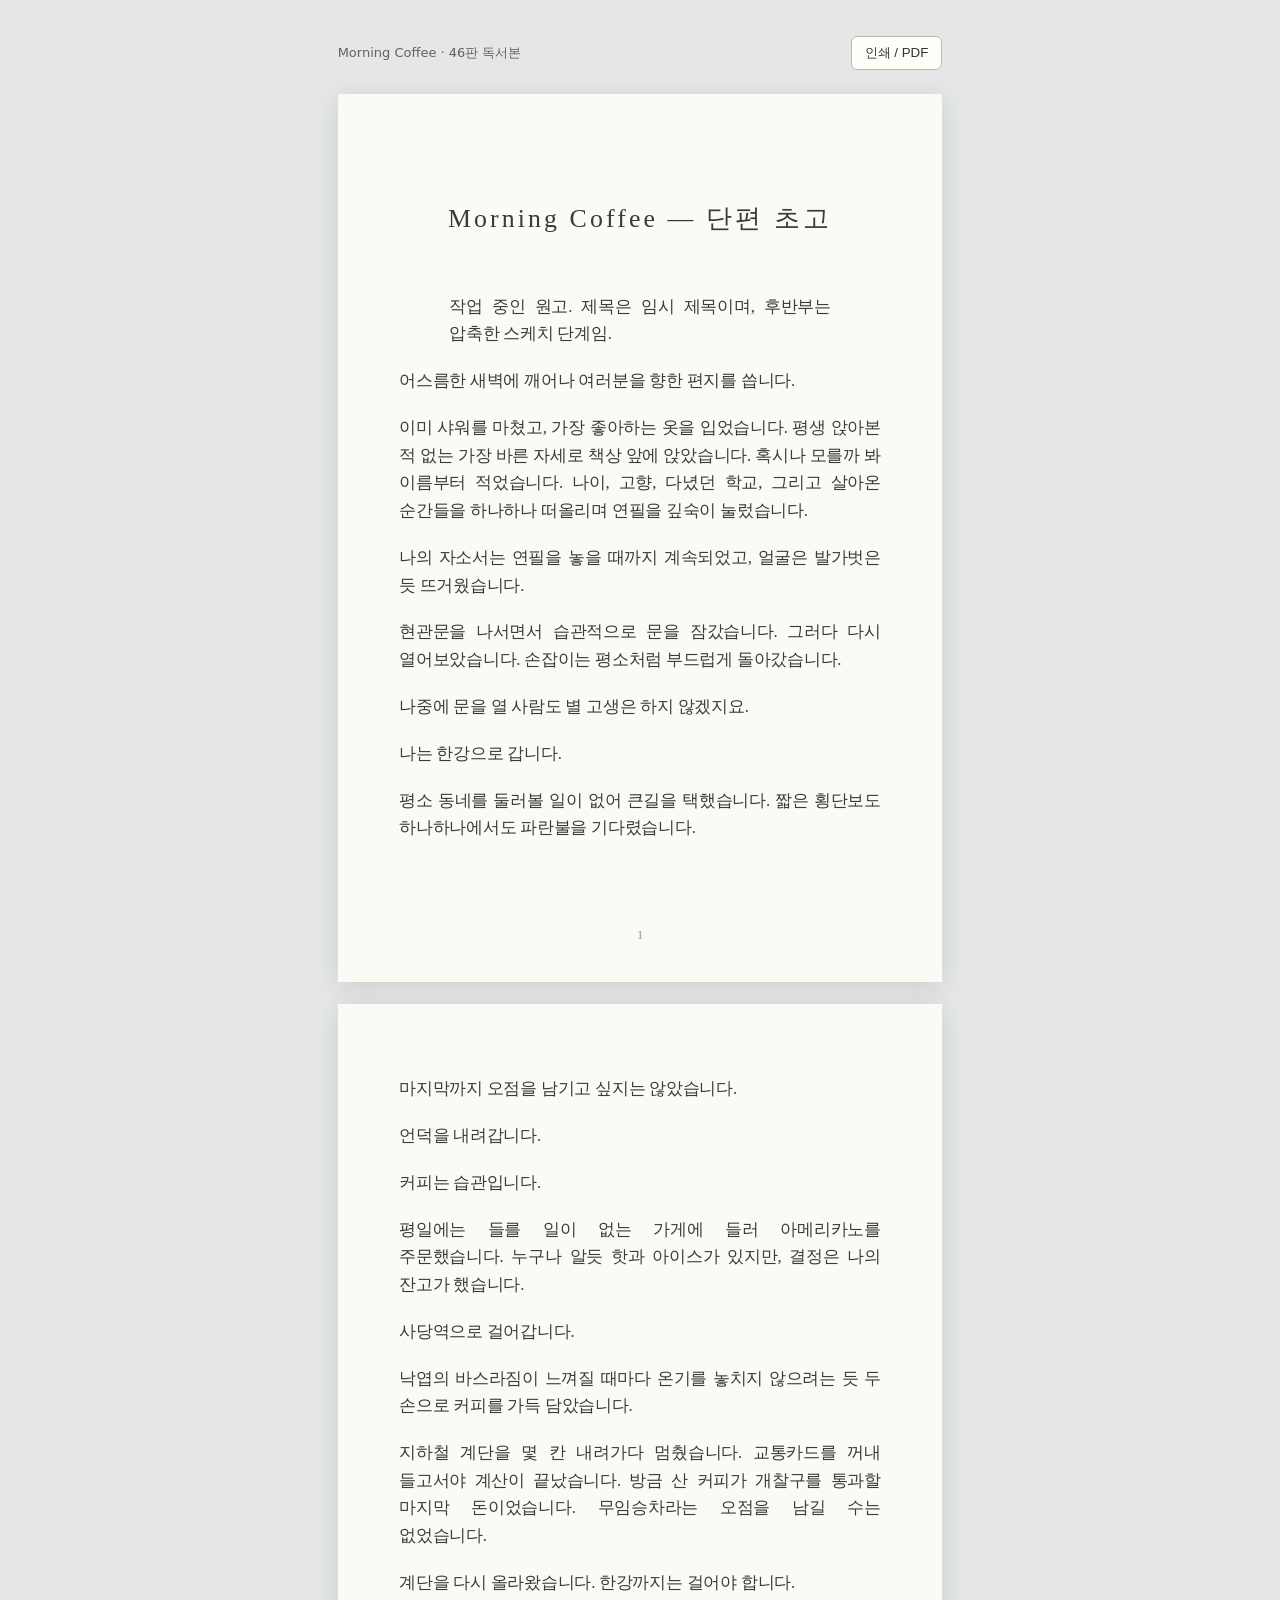
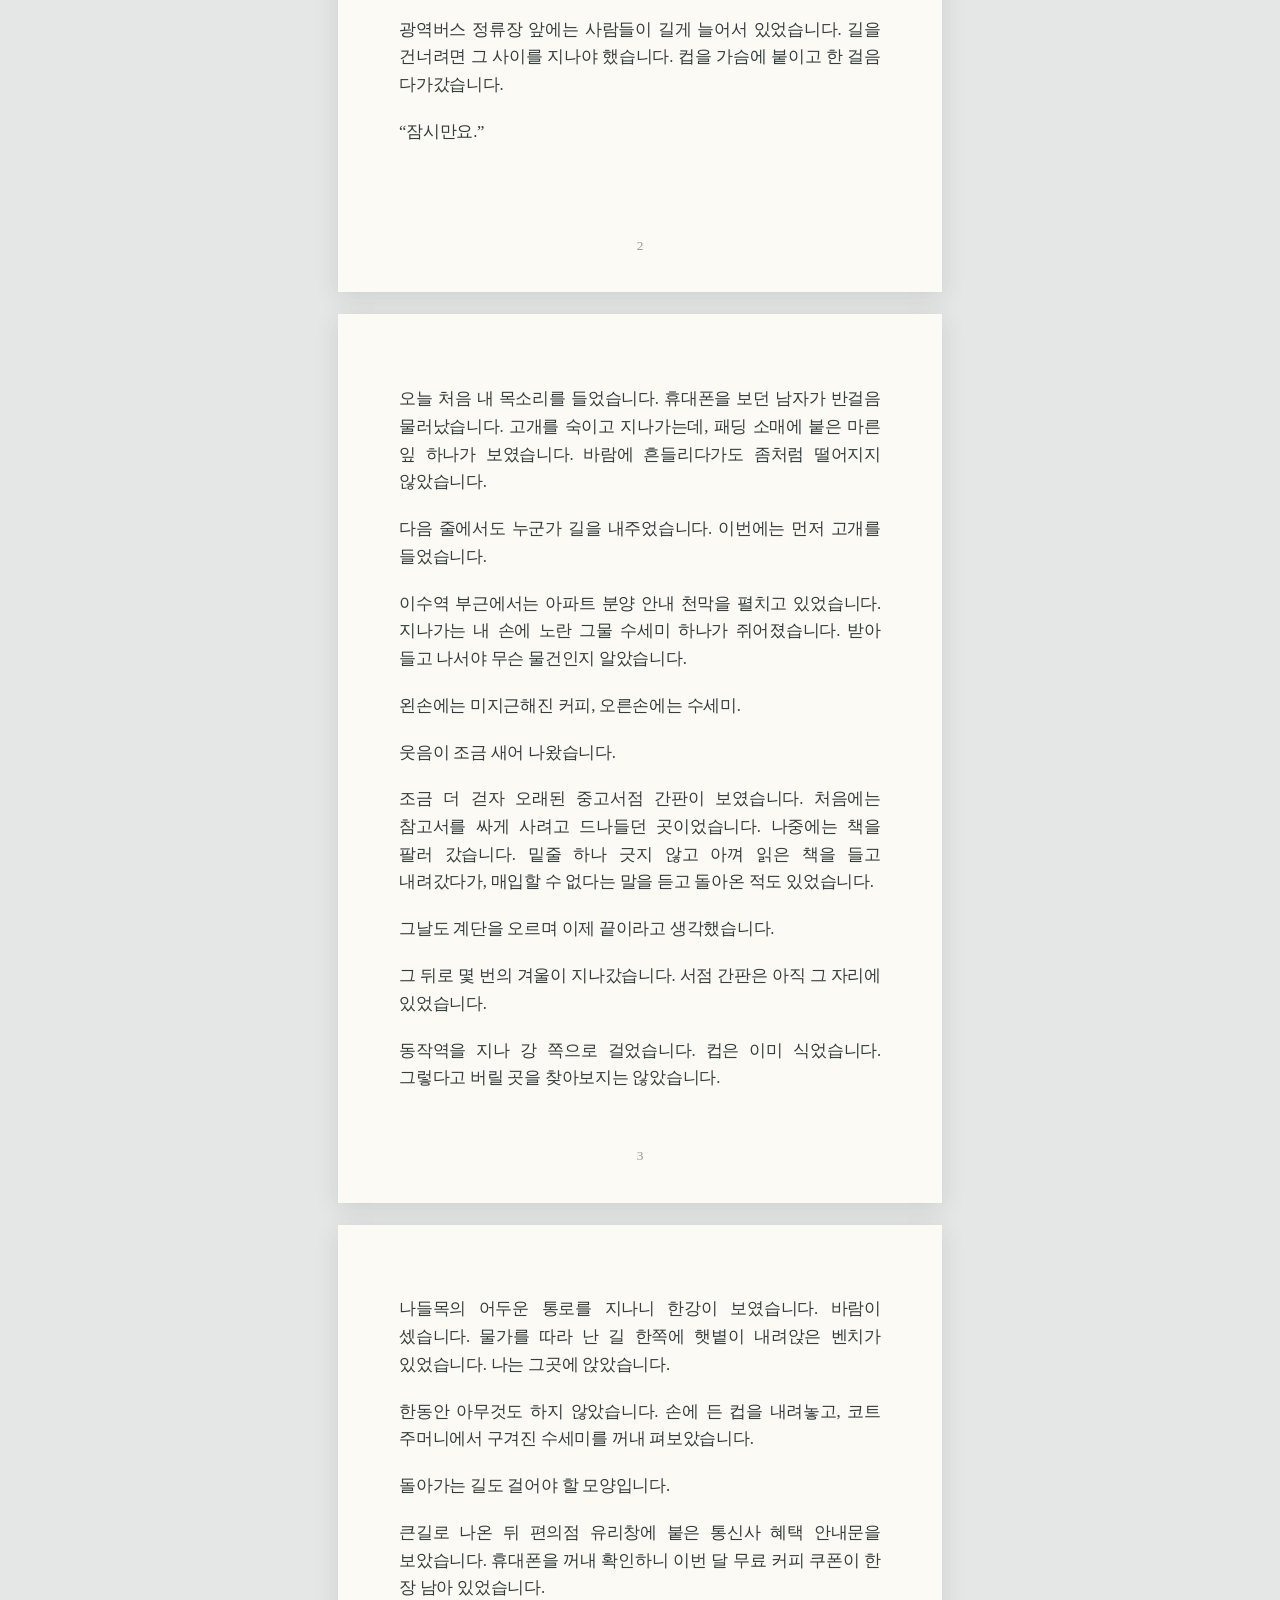
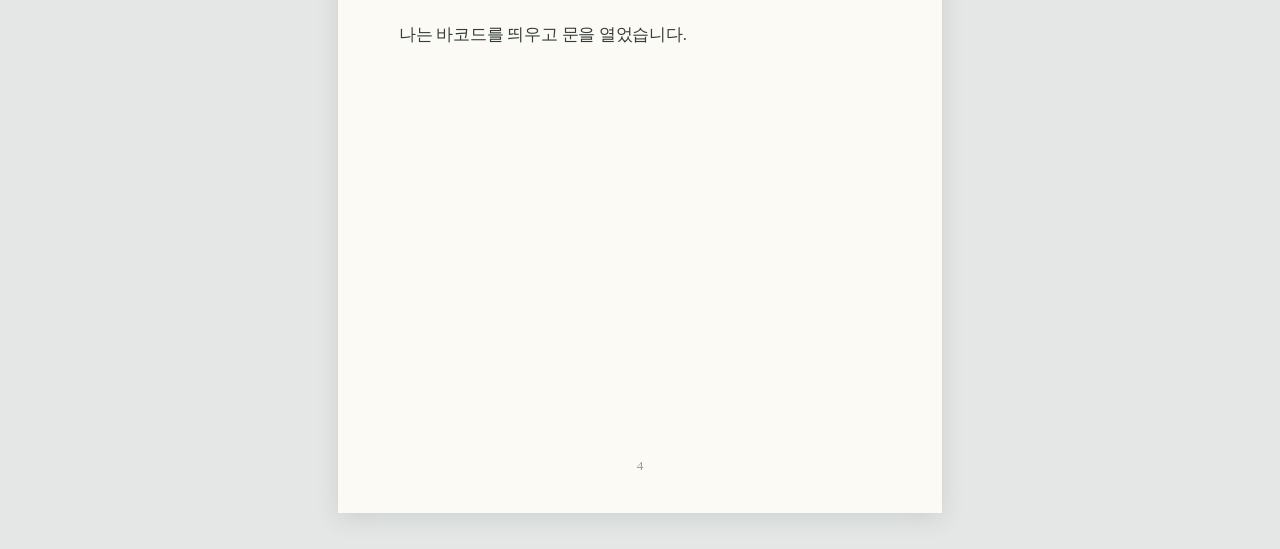
<file: contents/morning coffee/publish/manuscript.html>
<!doctype html>
<html lang="ko">
<head>
<meta charset="utf-8">
<meta name="viewport" content="width=device-width, initial-scale=1">
<title>Morning Coffee · 46판 독서본</title>
<link rel="stylesheet" href="../../../views/page_style/book.css">
<link rel="stylesheet" href="../../../views/page_style/morning.css">
</head>
<body>
<div class="controls"><span>Morning Coffee · 46판 독서본</span><button onclick="window.print()">인쇄 / PDF</button></div>
<main class="reader" id="reader" aria-label="Morning Coffee 본문"></main>
<div id="source">
<h1>Morning Coffee — 단편 초고</h1>
<blockquote><p>작업 중인 원고. 제목은 임시 제목이며, 후반부는 압축한 스케치 단계임.</p></blockquote>
<p>어스름한 새벽에 깨어나 여러분을 향한 편지를 씁니다.</p>
<p>이미 샤워를 마쳤고, 가장 좋아하는 옷을 입었습니다. 평생 앉아본 적 없는 가장 바른 자세로 책상 앞에 앉았습니다. 혹시나 모를까 봐 이름부터 적었습니다. 나이, 고향, 다녔던 학교, 그리고 살아온 순간들을 하나하나 떠올리며 연필을 깊숙이 눌렀습니다.</p>
<p>나의 자소서는 연필을 놓을 때까지 계속되었고, 얼굴은 발가벗은 듯 뜨거웠습니다.</p>
<p>현관문을 나서면서 습관적으로 문을 잠갔습니다. 그러다 다시 열어보았습니다. 손잡이는 평소처럼 부드럽게 돌아갔습니다.</p>
<p>나중에 문을 열 사람도 별 고생은 하지 않겠지요.</p>
<p>나는 한강으로 갑니다.</p>
<p>평소 동네를 둘러볼 일이 없어 큰길을 택했습니다. 짧은 횡단보도 하나하나에서도 파란불을 기다렸습니다.</p>
<p>마지막까지 오점을 남기고 싶지는 않았습니다.</p>
<p>언덕을 내려갑니다.</p>
<p>커피는 습관입니다.</p>
<p>평일에는 들를 일이 없는 가게에 들러 아메리카노를 주문했습니다. 누구나 알듯 핫과 아이스가 있지만, 결정은 나의 잔고가 했습니다.</p>
<p>사당역으로 걸어갑니다.</p>
<p>낙엽의 바스라짐이 느껴질 때마다 온기를 놓치지 않으려는 듯 두 손으로 커피를 가득 담았습니다.</p>
<p>지하철 계단을 몇 칸 내려가다 멈췄습니다. 교통카드를 꺼내 들고서야 계산이 끝났습니다. 방금 산 커피가 개찰구를 통과할 마지막 돈이었습니다. 무임승차라는 오점을 남길 수는 없었습니다.</p>
<p>계단을 다시 올라왔습니다. 한강까지는 걸어야 합니다.</p>
<p>광역버스 정류장 앞에는 사람들이 길게 늘어서 있었습니다. 길을 건너려면 그 사이를 지나야 했습니다. 컵을 가슴에 붙이고 한 걸음 다가갔습니다.</p>
<p>“잠시만요.”</p>
<p>오늘 처음 내 목소리를 들었습니다. 휴대폰을 보던 남자가 반걸음 물러났습니다. 고개를 숙이고 지나가는데, 패딩 소매에 붙은 마른 잎 하나가 보였습니다. 바람에 흔들리다가도 좀처럼 떨어지지 않았습니다.</p>
<p>다음 줄에서도 누군가 길을 내주었습니다. 이번에는 먼저 고개를 들었습니다.</p>
<p>이수역 부근에서는 아파트 분양 안내 천막을 펼치고 있었습니다. 지나가는 내 손에 노란 그물 수세미 하나가 쥐어졌습니다. 받아 들고 나서야 무슨 물건인지 알았습니다.</p>
<p>왼손에는 미지근해진 커피, 오른손에는 수세미.</p>
<p>웃음이 조금 새어 나왔습니다.</p>
<p>조금 더 걷자 오래된 중고서점 간판이 보였습니다. 처음에는 참고서를 싸게 사려고 드나들던 곳이었습니다. 나중에는 책을 팔러 갔습니다. 밑줄 하나 긋지 않고 아껴 읽은 책을 들고 내려갔다가, 매입할 수 없다는 말을 듣고 돌아온 적도 있었습니다.</p>
<p>그날도 계단을 오르며 이제 끝이라고 생각했습니다.</p>
<p>그 뒤로 몇 번의 겨울이 지나갔습니다. 서점 간판은 아직 그 자리에 있었습니다.</p>
<p>동작역을 지나 강 쪽으로 걸었습니다. 컵은 이미 식었습니다. 그렇다고 버릴 곳을 찾아보지는 않았습니다.</p>
<p>나들목의 어두운 통로를 지나니 한강이 보였습니다. 바람이 셌습니다. 물가를 따라 난 길 한쪽에 햇볕이 내려앉은 벤치가 있었습니다. 나는 그곳에 앉았습니다.</p>
<p>한동안 아무것도 하지 않았습니다. 손에 든 컵을 내려놓고, 코트 주머니에서 구겨진 수세미를 꺼내 펴보았습니다.</p>
<p>돌아가는 길도 걸어야 할 모양입니다.</p>
<p>큰길로 나온 뒤 편의점 유리창에 붙은 통신사 혜택 안내문을 보았습니다. 휴대폰을 꺼내 확인하니 이번 달 무료 커피 쿠폰이 한 장 남아 있었습니다.</p>
<p>나는 바코드를 띄우고 문을 열었습니다.</p>
</div>
<script src="../../../views/page_style/reader.js" defer></script>
</body>
</html>
</file>
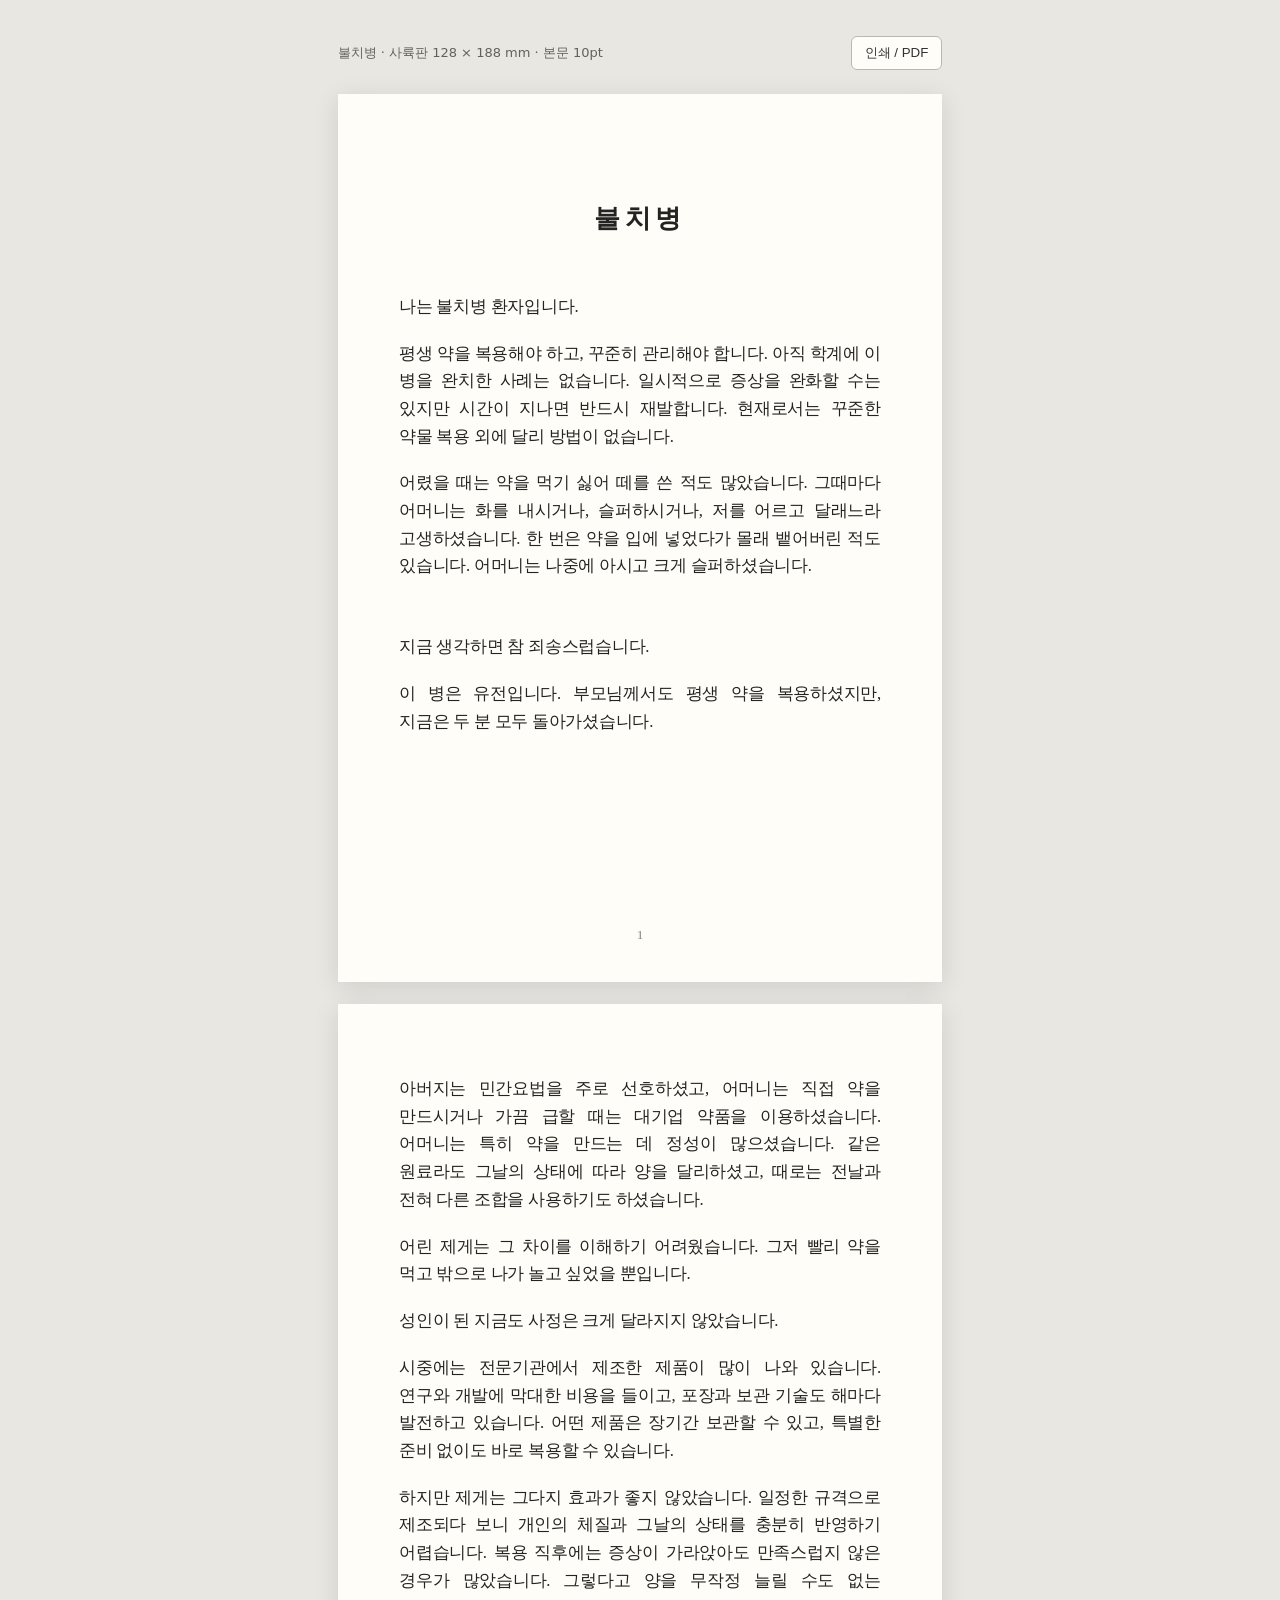
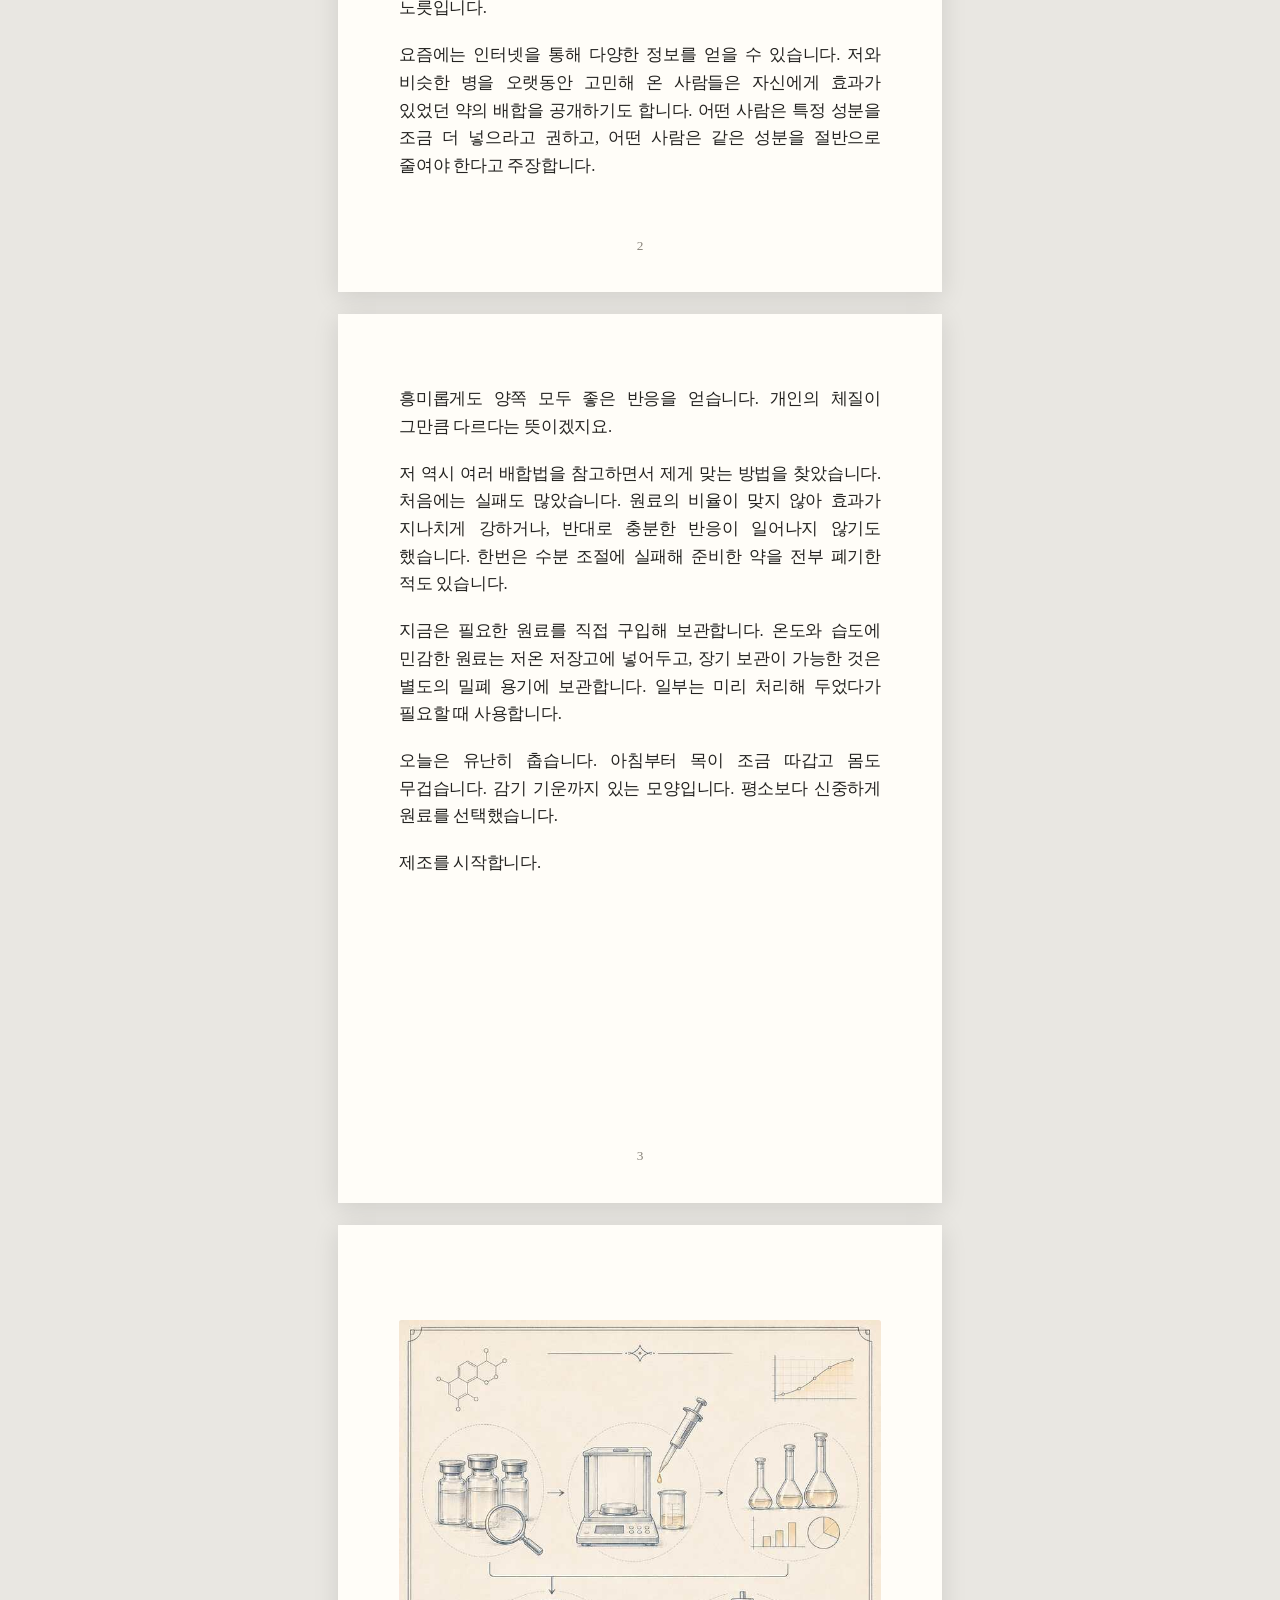
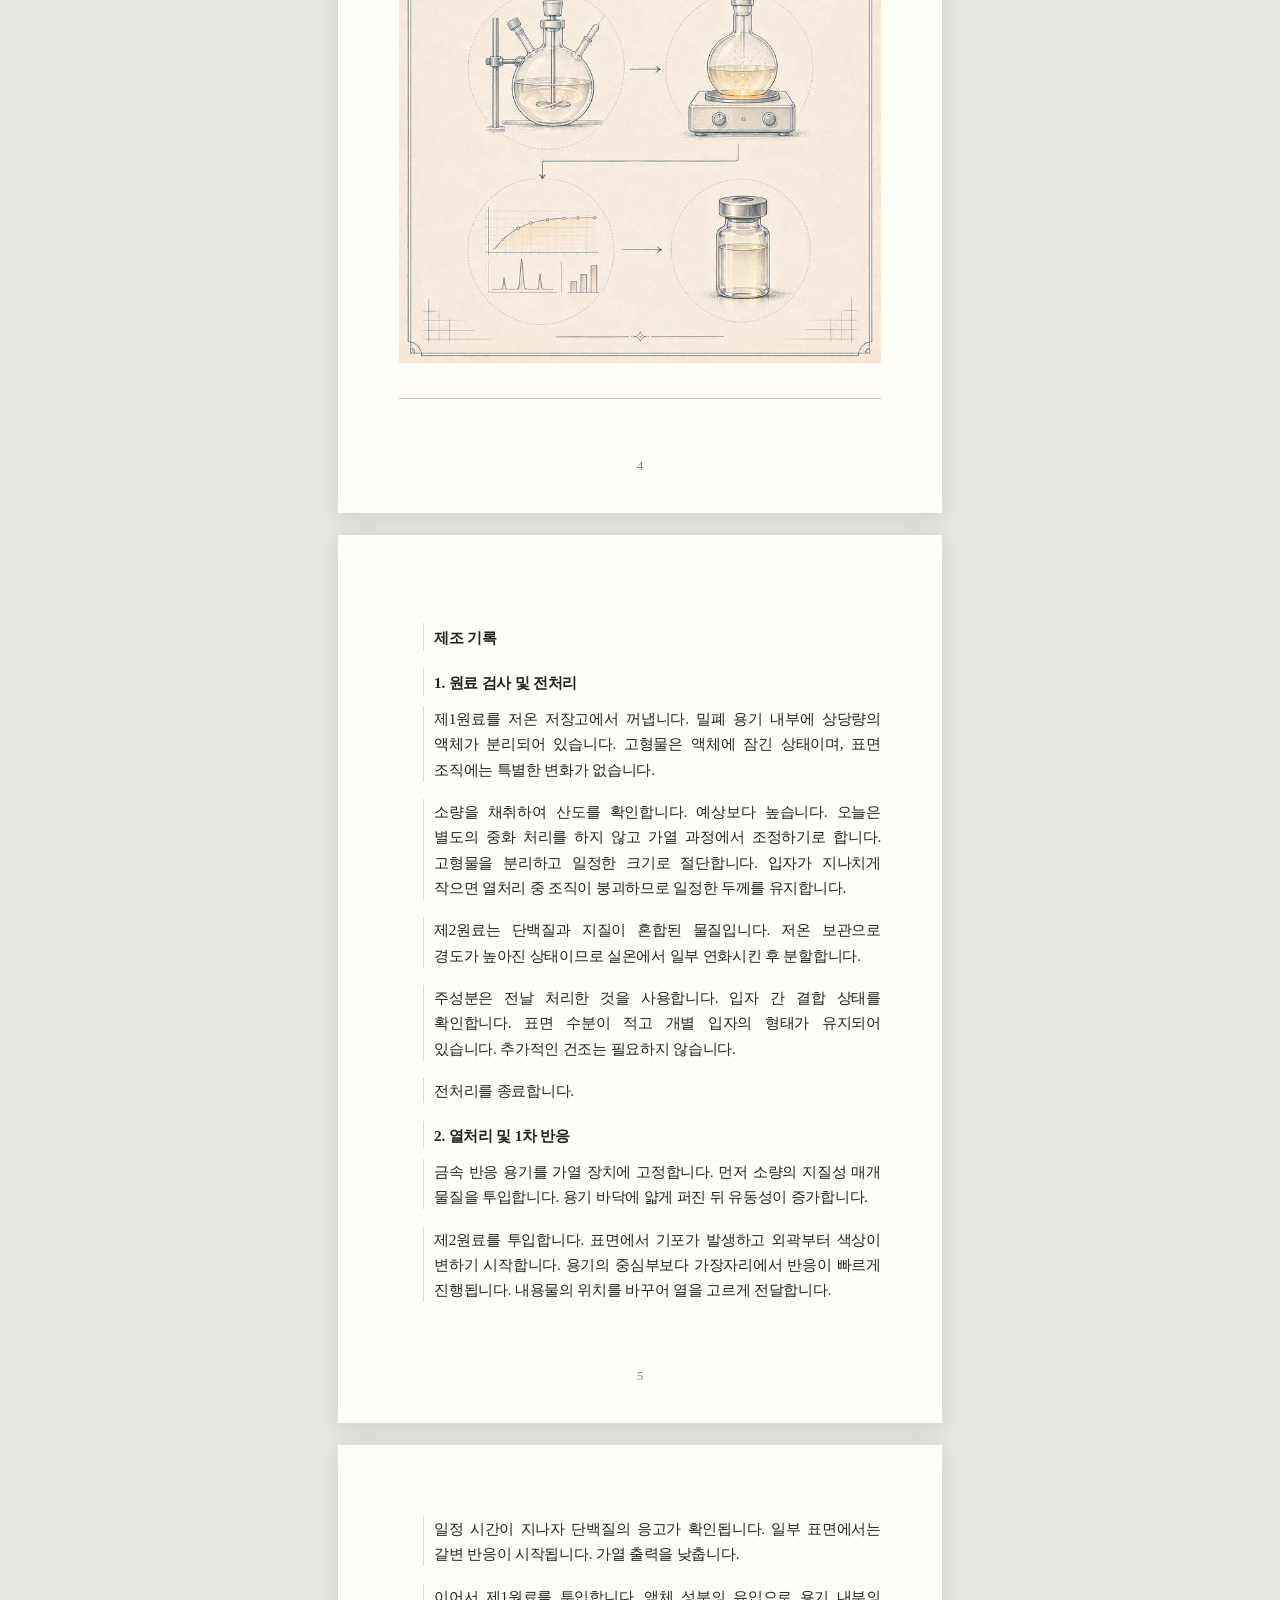
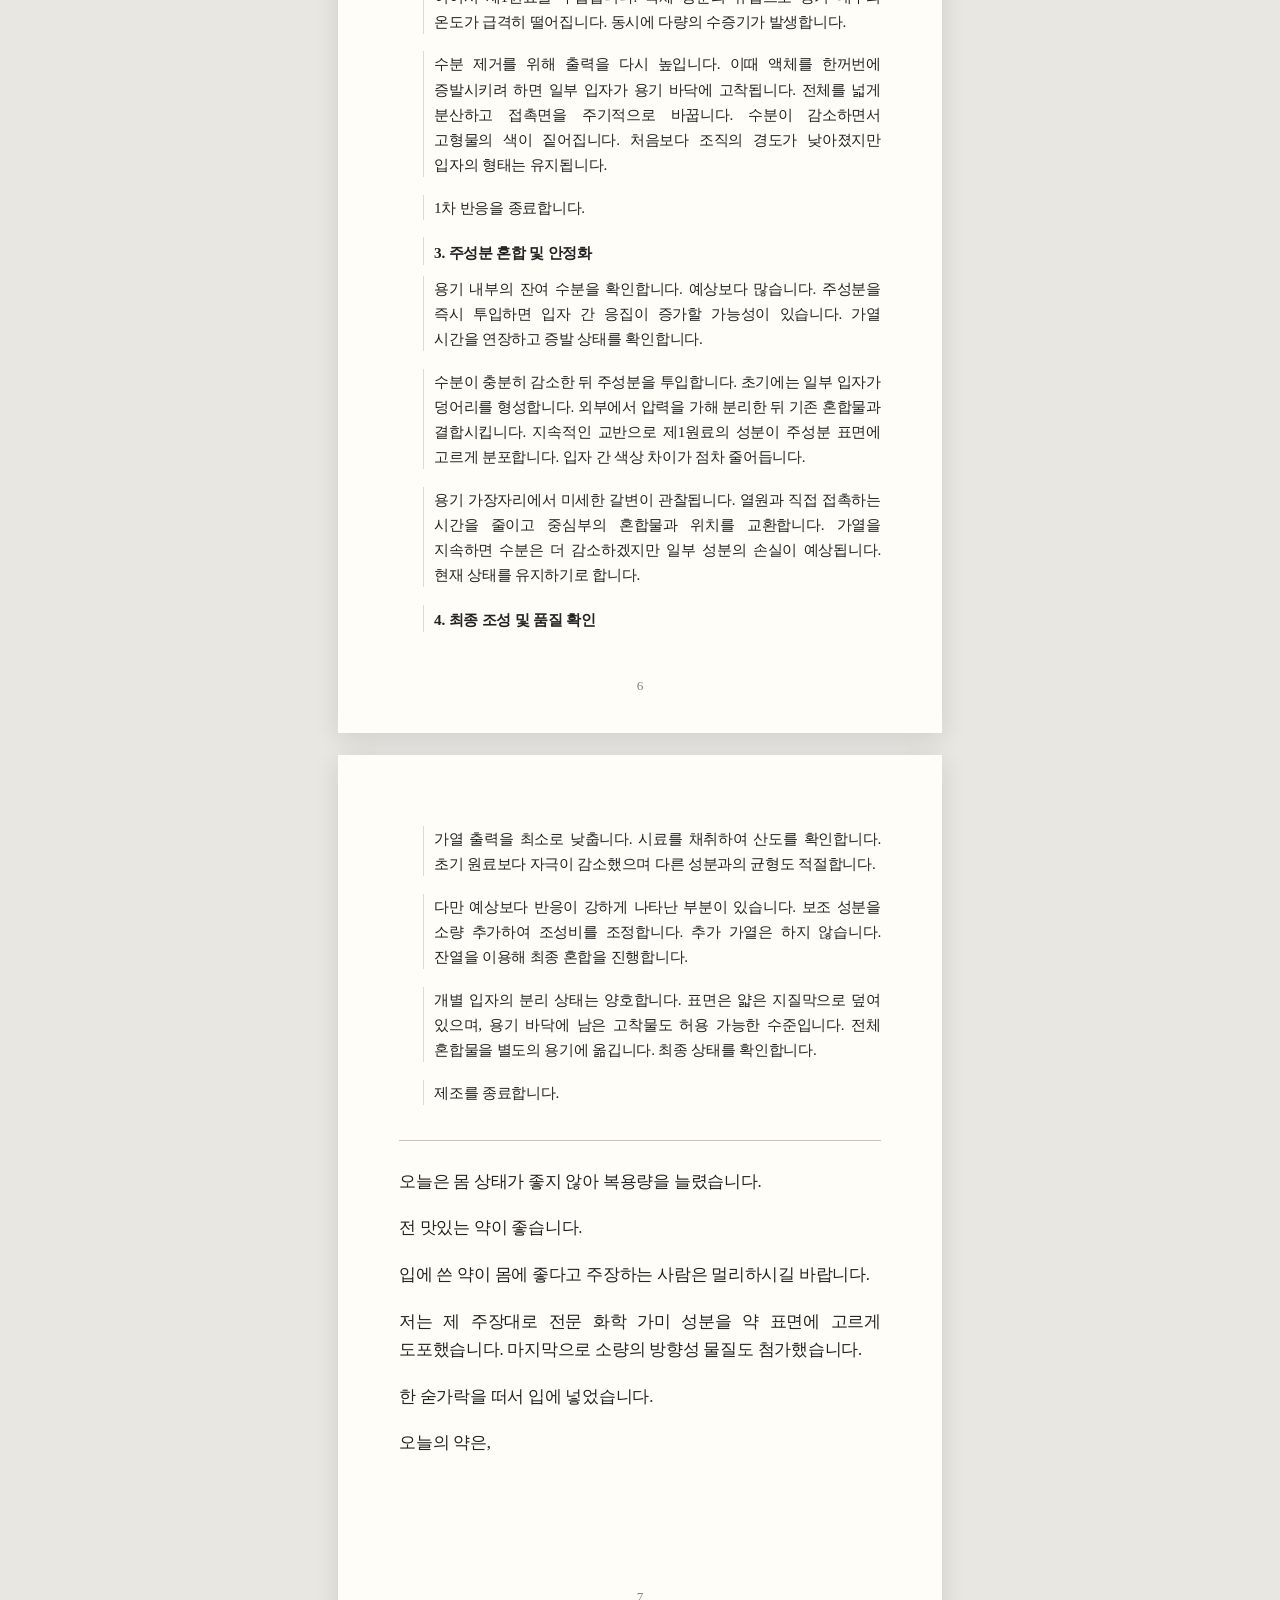
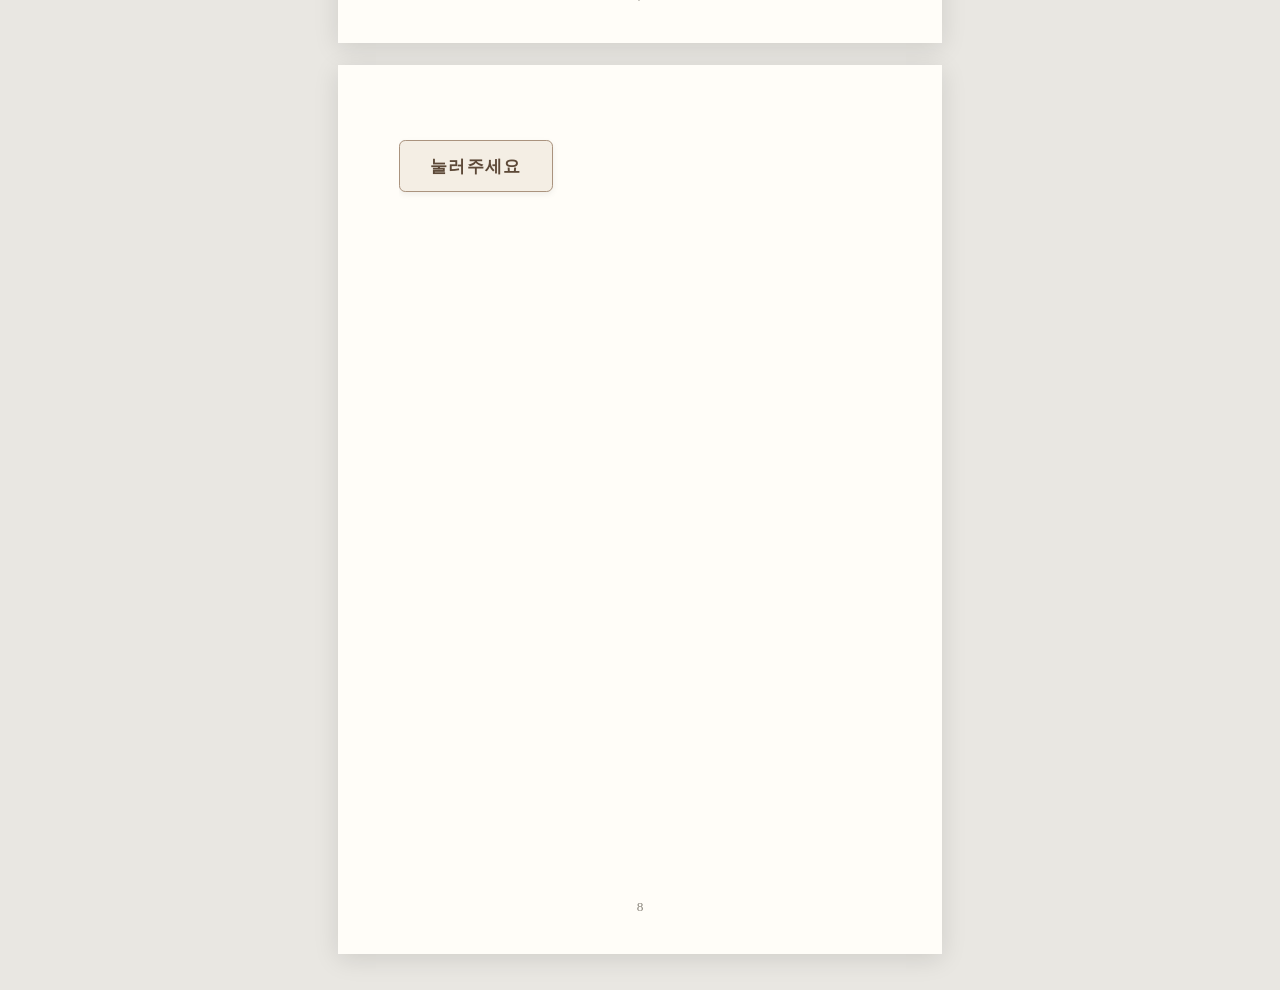
<file: contents/불치병/publish/불치병.html>
<!doctype html>
<html lang="ko">
<head>
<meta charset="utf-8">
<meta name="viewport" content="width=device-width, initial-scale=1">
<title>불치병 · 46판 독서본</title>
<link rel="stylesheet" href="../../../views/page_style/book.css">
</head>
<body>
<div class="controls"><span>불치병 · 사륙판 128 × 188 mm · 본문 10pt</span><button onclick="window.print()">인쇄 / PDF</button></div>
<main class="reader" id="reader" aria-label="불치병 본문"></main>
<div id="source"><h1>불치병</h1>
<p>나는 불치병 환자입니다.</p>
<p>평생 약을 복용해야 하고, 꾸준히 관리해야 합니다. 아직 학계에 이 병을 완치한 사례는 없습니다. 일시적으로 증상을 완화할 수는 있지만 시간이 지나면 반드시 재발합니다. 현재로서는 꾸준한 약물 복용 외에 달리 방법이 없습니다.</p>
<p>어렸을 때는 약을 먹기 싫어 떼를 쓴 적도 많았습니다. 그때마다 어머니는 화를 내시거나, 슬퍼하시거나, 저를 어르고 달래느라 고생하셨습니다. 한 번은 약을 입에 넣었다가 몰래 뱉어버린 적도 있습니다. 어머니는 나중에 아시고 크게 슬퍼하셨습니다.</p>
<p class="remember">지금 생각하면 참 죄송스럽습니다.</p>
<p>이 병은 유전입니다. 부모님께서도 평생 약을 복용하셨지만, 지금은 두 분 모두 돌아가셨습니다.</p>
<p>아버지는 민간요법을 주로 선호하셨고, 어머니는 직접 약을 만드시거나 가끔 급할 때는 대기업 약품을 이용하셨습니다. 어머니는 특히 약을 만드는 데 정성이 많으셨습니다. 같은 원료라도 그날의 상태에 따라 양을 달리하셨고, 때로는 전날과 전혀 다른 조합을 사용하기도 하셨습니다.</p>
<p>어린 제게는 그 차이를 이해하기 어려웠습니다. 그저 빨리 약을 먹고 밖으로 나가 놀고 싶었을 뿐입니다.</p>
<p>성인이 된 지금도 사정은 크게 달라지지 않았습니다.</p>
<p>시중에는 전문기관에서 제조한 제품이 많이 나와 있습니다. 연구와 개발에 막대한 비용을 들이고, 포장과 보관 기술도 해마다 발전하고 있습니다. 어떤 제품은 장기간 보관할 수 있고, 특별한 준비 없이도 바로 복용할 수 있습니다.</p>
<p>하지만 제게는 그다지 효과가 좋지 않았습니다. 일정한 규격으로 제조되다 보니 개인의 체질과 그날의 상태를 충분히 반영하기 어렵습니다. 복용 직후에는 증상이 가라앉아도 만족스럽지 않은 경우가 많았습니다. 그렇다고 양을 무작정 늘릴 수도 없는 노릇입니다.</p>
<p>요즘에는 인터넷을 통해 다양한 정보를 얻을 수 있습니다. 저와 비슷한 병을 오랫동안 고민해 온 사람들은 자신에게 효과가 있었던 약의 배합을 공개하기도 합니다. 어떤 사람은 특정 성분을 조금 더 넣으라고 권하고, 어떤 사람은 같은 성분을 절반으로 줄여야 한다고 주장합니다.</p>
<p>흥미롭게도 양쪽 모두 좋은 반응을 얻습니다. 개인의 체질이 그만큼 다르다는 뜻이겠지요.</p>
<p>저 역시 여러 배합법을 참고하면서 제게 맞는 방법을 찾았습니다. 처음에는 실패도 많았습니다. 원료의 비율이 맞지 않아 효과가 지나치게 강하거나, 반대로 충분한 반응이 일어나지 않기도 했습니다. 한번은 수분 조절에 실패해 준비한 약을 전부 폐기한 적도 있습니다.</p>
<p>지금은 필요한 원료를 직접 구입해 보관합니다. 온도와 습도에 민감한 원료는 저온 저장고에 넣어두고, 장기 보관이 가능한 것은 별도의 밀폐 용기에 보관합니다. 일부는 미리 처리해 두었다가 필요할 때 사용합니다.</p>
<p>오늘은 유난히 춥습니다. 아침부터 목이 조금 따갑고 몸도 무겁습니다. 감기 기운까지 있는 모양입니다. 평소보다 신중하게 원료를 선택했습니다.</p>
<p>제조를 시작합니다.</p>
<figure class="illustration laboratory"><img src="./assets/pharma-process.jpg" alt="원료 검사부터 계량, 혼합, 가열, 품질 확인까지 약품 제조 과정을 나타내는 도식." width="760" height="1014"></figure>
<div class="rule"></div>
<div class="log-start"></div>
<h2 class="lab"><strong>제조 기록</strong></h2>
<h2 class="lab"><strong>1. 원료 검사 및 전처리</strong></h2>
<p class="lab">제1원료를 저온 저장고에서 꺼냅니다. 밀폐 용기 내부에 상당량의 액체가 분리되어 있습니다. 고형물은 액체에 잠긴 상태이며, 표면 조직에는 특별한 변화가 없습니다.</p>
<p class="lab">소량을 채취하여 산도를 확인합니다. 예상보다 높습니다. 오늘은 별도의 중화 처리를 하지 않고 가열 과정에서 조정하기로 합니다. 고형물을 분리하고 일정한 크기로 절단합니다. 입자가 지나치게 작으면 열처리 중 조직이 붕괴하므로 일정한 두께를 유지합니다.</p>
<p class="lab">제2원료는 단백질과 지질이 혼합된 물질입니다. 저온 보관으로 경도가 높아진 상태이므로 실온에서 일부 연화시킨 후 분할합니다.</p>
<p class="lab">주성분은 전날 처리한 것을 사용합니다. 입자 간 결합 상태를 확인합니다. 표면 수분이 적고 개별 입자의 형태가 유지되어 있습니다. 추가적인 건조는 필요하지 않습니다.</p>
<p class="lab">전처리를 종료합니다.</p>
<h2 class="lab"><strong>2. 열처리 및 1차 반응</strong></h2>
<p class="lab">금속 반응 용기를 가열 장치에 고정합니다. 먼저 소량의 지질성 매개 물질을 투입합니다. 용기 바닥에 얇게 퍼진 뒤 유동성이 증가합니다.</p>
<p class="lab">제2원료를 투입합니다. 표면에서 기포가 발생하고 외곽부터 색상이 변하기 시작합니다. 용기의 중심부보다 가장자리에서 반응이 빠르게 진행됩니다. 내용물의 위치를 바꾸어 열을 고르게 전달합니다.</p>
<p class="lab">일정 시간이 지나자 단백질의 응고가 확인됩니다. 일부 표면에서는 갈변 반응이 시작됩니다. 가열 출력을 낮춥니다.</p>
<p class="lab">이어서 제1원료를 투입합니다. 액체 성분의 유입으로 용기 내부의 온도가 급격히 떨어집니다. 동시에 다량의 수증기가 발생합니다.</p>
<p class="lab">수분 제거를 위해 출력을 다시 높입니다. 이때 액체를 한꺼번에 증발시키려 하면 일부 입자가 용기 바닥에 고착됩니다. 전체를 넓게 분산하고 접촉면을 주기적으로 바꿉니다. 수분이 감소하면서 고형물의 색이 짙어집니다. 처음보다 조직의 경도가 낮아졌지만 입자의 형태는 유지됩니다.</p>
<p class="lab">1차 반응을 종료합니다.</p>
<h2 class="lab"><strong>3. 주성분 혼합 및 안정화</strong></h2>
<p class="lab">용기 내부의 잔여 수분을 확인합니다. 예상보다 많습니다. 주성분을 즉시 투입하면 입자 간 응집이 증가할 가능성이 있습니다. 가열 시간을 연장하고 증발 상태를 확인합니다.</p>
<p class="lab">수분이 충분히 감소한 뒤 주성분을 투입합니다. 초기에는 일부 입자가 덩어리를 형성합니다. 외부에서 압력을 가해 분리한 뒤 기존 혼합물과 결합시킵니다. 지속적인 교반으로 제1원료의 성분이 주성분 표면에 고르게 분포합니다. 입자 간 색상 차이가 점차 줄어듭니다.</p>
<p class="lab">용기 가장자리에서 미세한 갈변이 관찰됩니다. 열원과 직접 접촉하는 시간을 줄이고 중심부의 혼합물과 위치를 교환합니다. 가열을 지속하면 수분은 더 감소하겠지만 일부 성분의 손실이 예상됩니다. 현재 상태를 유지하기로 합니다.</p>
<h2 class="lab"><strong>4. 최종 조성 및 품질 확인</strong></h2>
<p class="lab">가열 출력을 최소로 낮춥니다. 시료를 채취하여 산도를 확인합니다. 초기 원료보다 자극이 감소했으며 다른 성분과의 균형도 적절합니다.</p>
<p class="lab">다만 예상보다 반응이 강하게 나타난 부분이 있습니다. 보조 성분을 소량 추가하여 조성비를 조정합니다. 추가 가열은 하지 않습니다. 잔열을 이용해 최종 혼합을 진행합니다.</p>
<p class="lab">개별 입자의 분리 상태는 양호합니다. 표면은 얇은 지질막으로 덮여 있으며, 용기 바닥에 남은 고착물도 허용 가능한 수준입니다. 전체 혼합물을 별도의 용기에 옮깁니다. 최종 상태를 확인합니다.</p>
<p class="lab">제조를 종료합니다.</p>
<div class="rule"></div>
<p>오늘은 몸 상태가 좋지 않아 복용량을 늘렸습니다.</p>
<p>전 맛있는 약이 좋습니다.</p>
<p>입에 쓴 약이 몸에 좋다고 주장하는 사람은 멀리하시길 바랍니다.</p>
<p>저는 제 주장대로 전문 화학 가미 성분을 약 표면에 고르게 도포했습니다. 마지막으로 소량의 방향성 물질도 첨가했습니다.</p>
<p>한 숟가락을 떠서 입에 넣었습니다.</p>
<p class="pre-reveal">오늘의 약은,</p>
<p class="reveal"><button class="reveal-button" type="button" aria-label="마지막 단어 펼치기">눌러주세요</button><strong hidden>김치볶음밥.</strong></p></div>
<dialog id="ending" class="ending-dialog" aria-label="마지막 장면"><button class="ending-close" type="button" aria-label="닫기">×</button><img src="./assets/kimchi-fried-rice.jpg" alt="30대 초반 남자가 식탁에서 김치볶음밥을 한입 먹으며 눈을 감고 미소 짓습니다." width="780" height="520"><p class="ending-caption">김치볶음밥.</p></dialog>
<script src="../../../views/page_style/reader.js" defer></script>
</body>
</html>
</file>
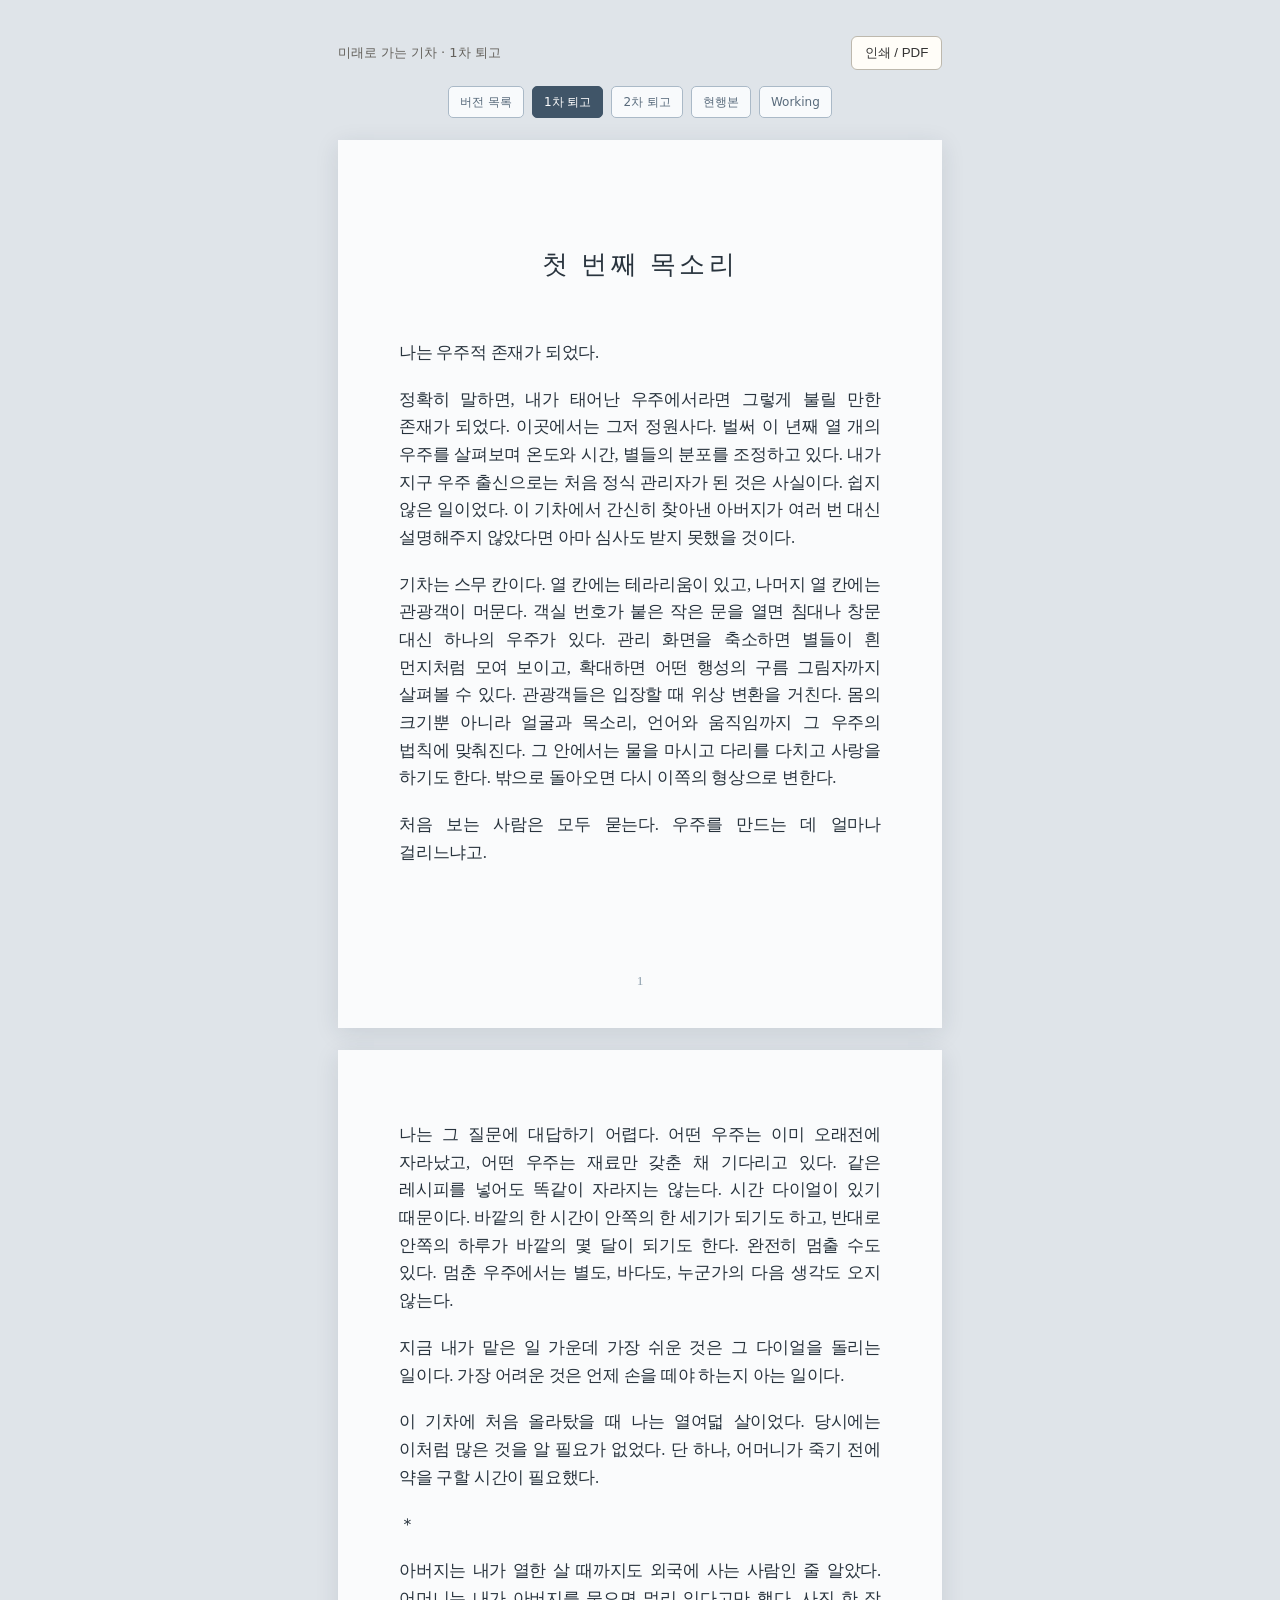
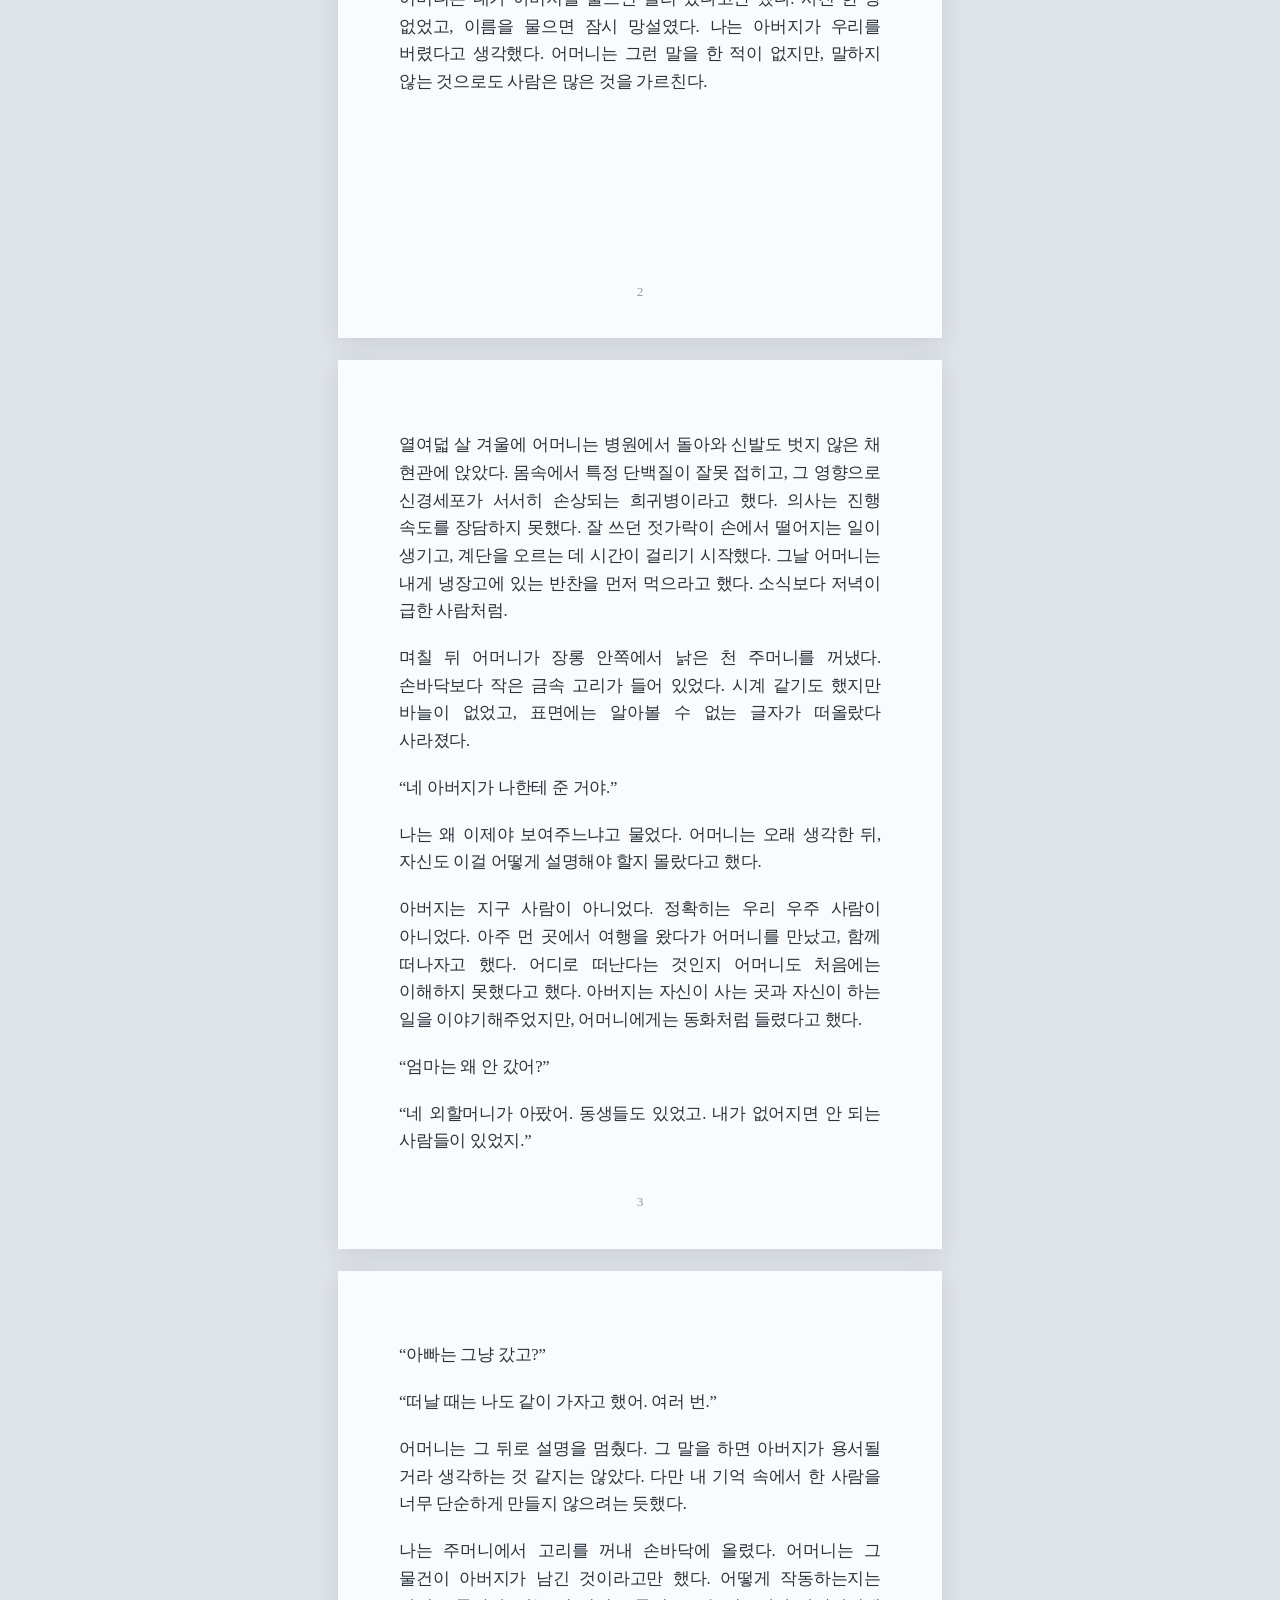
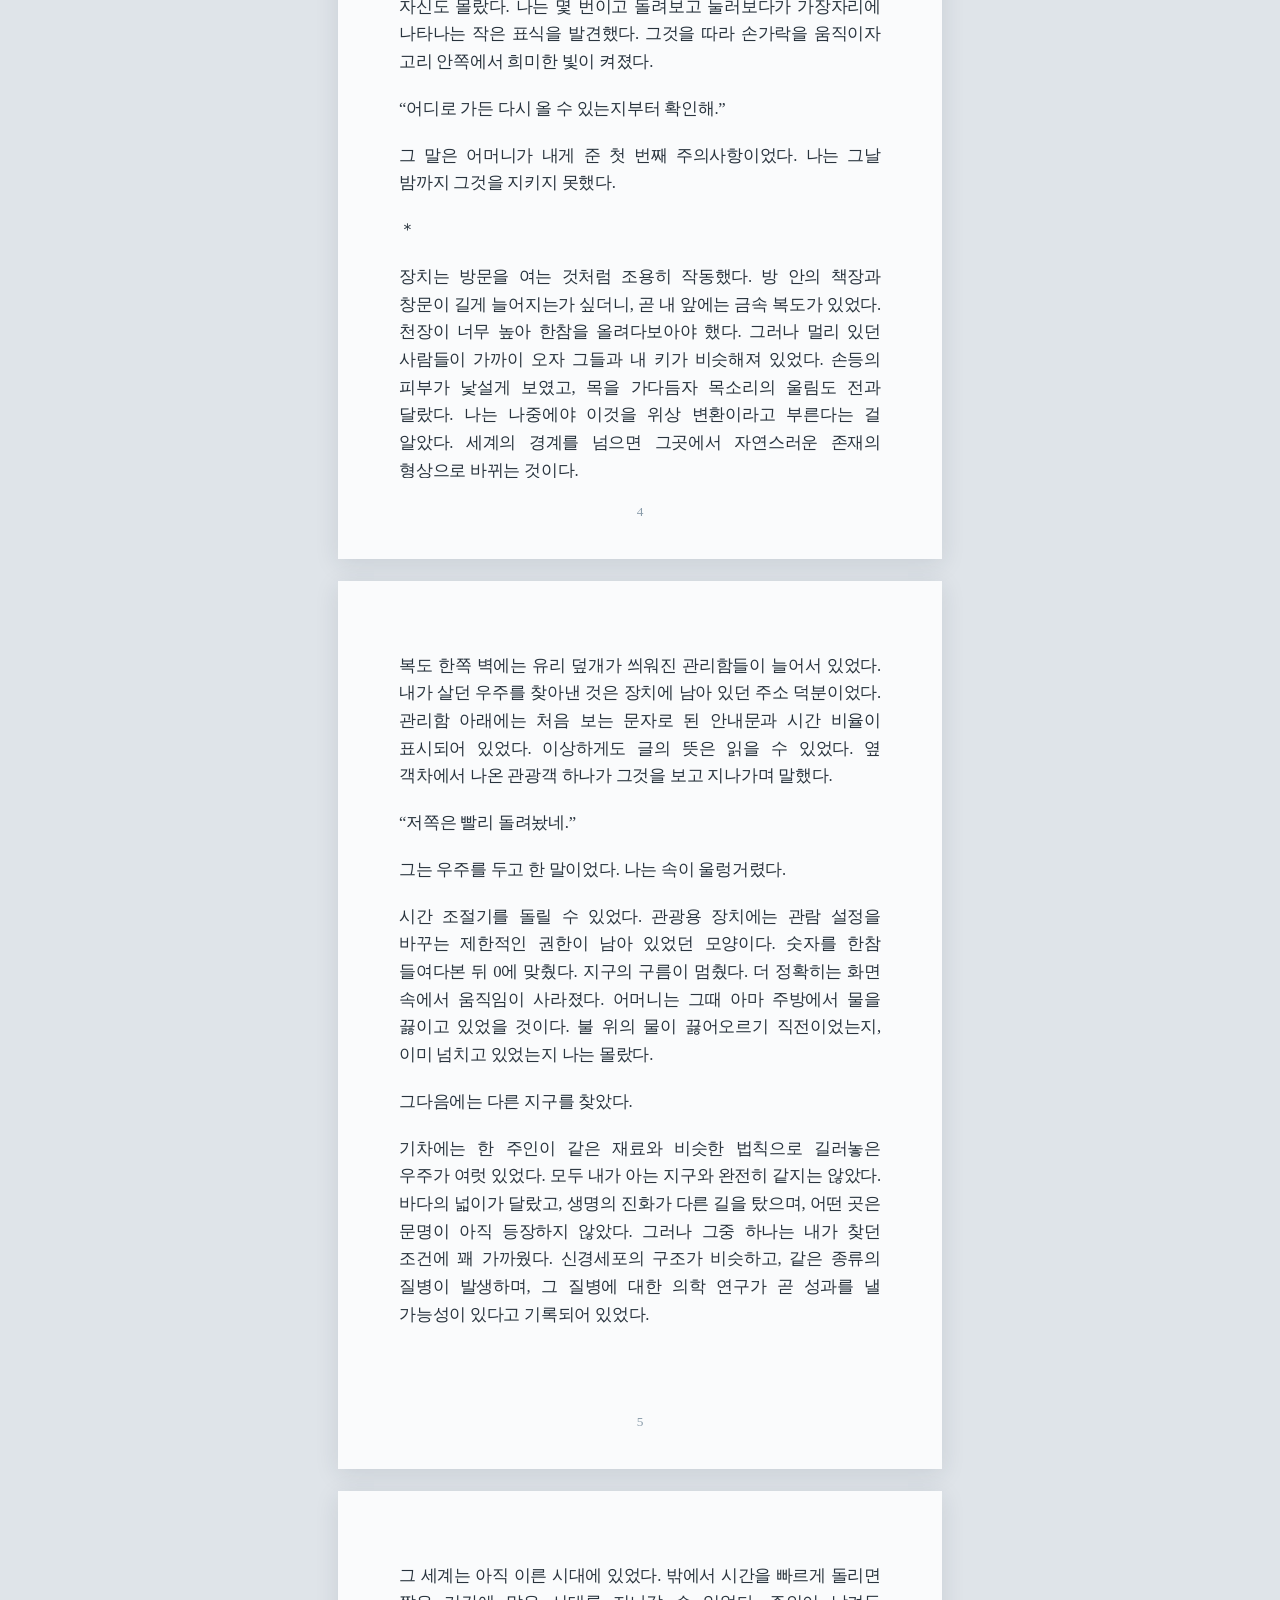
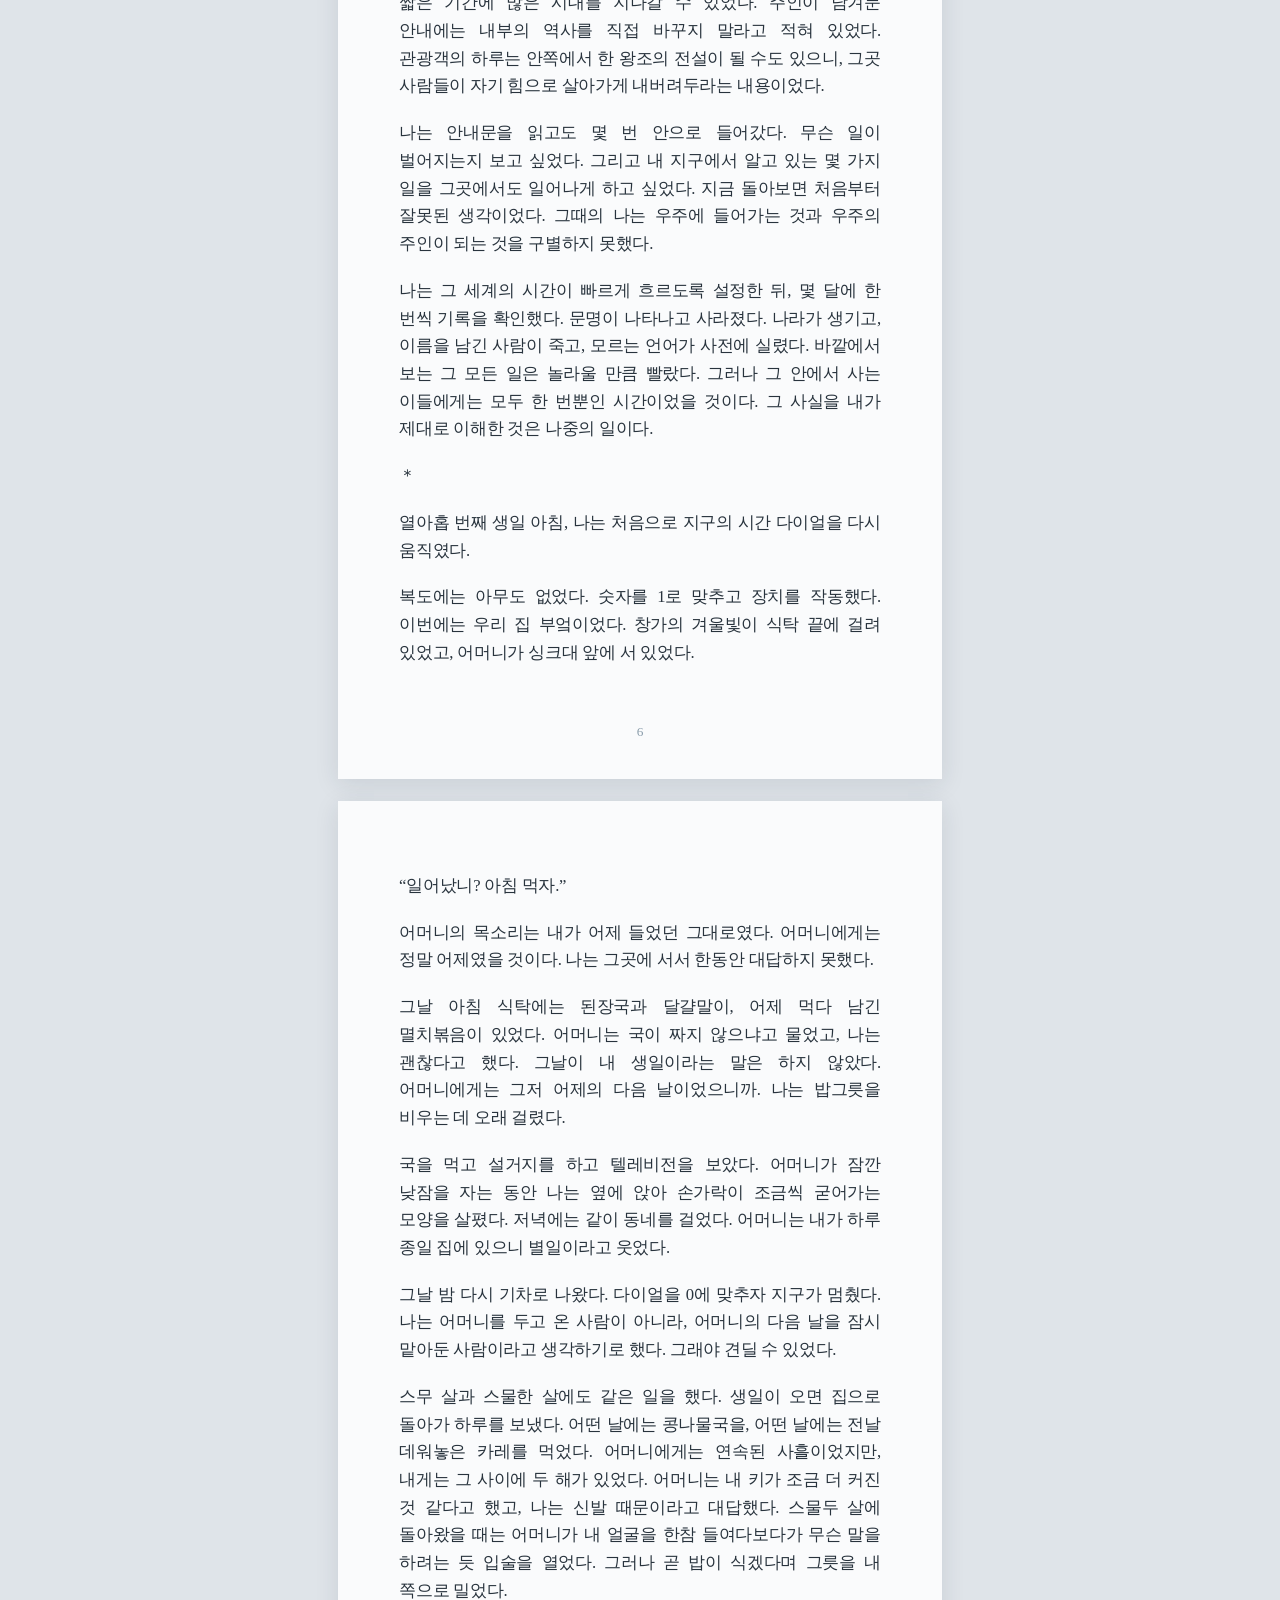
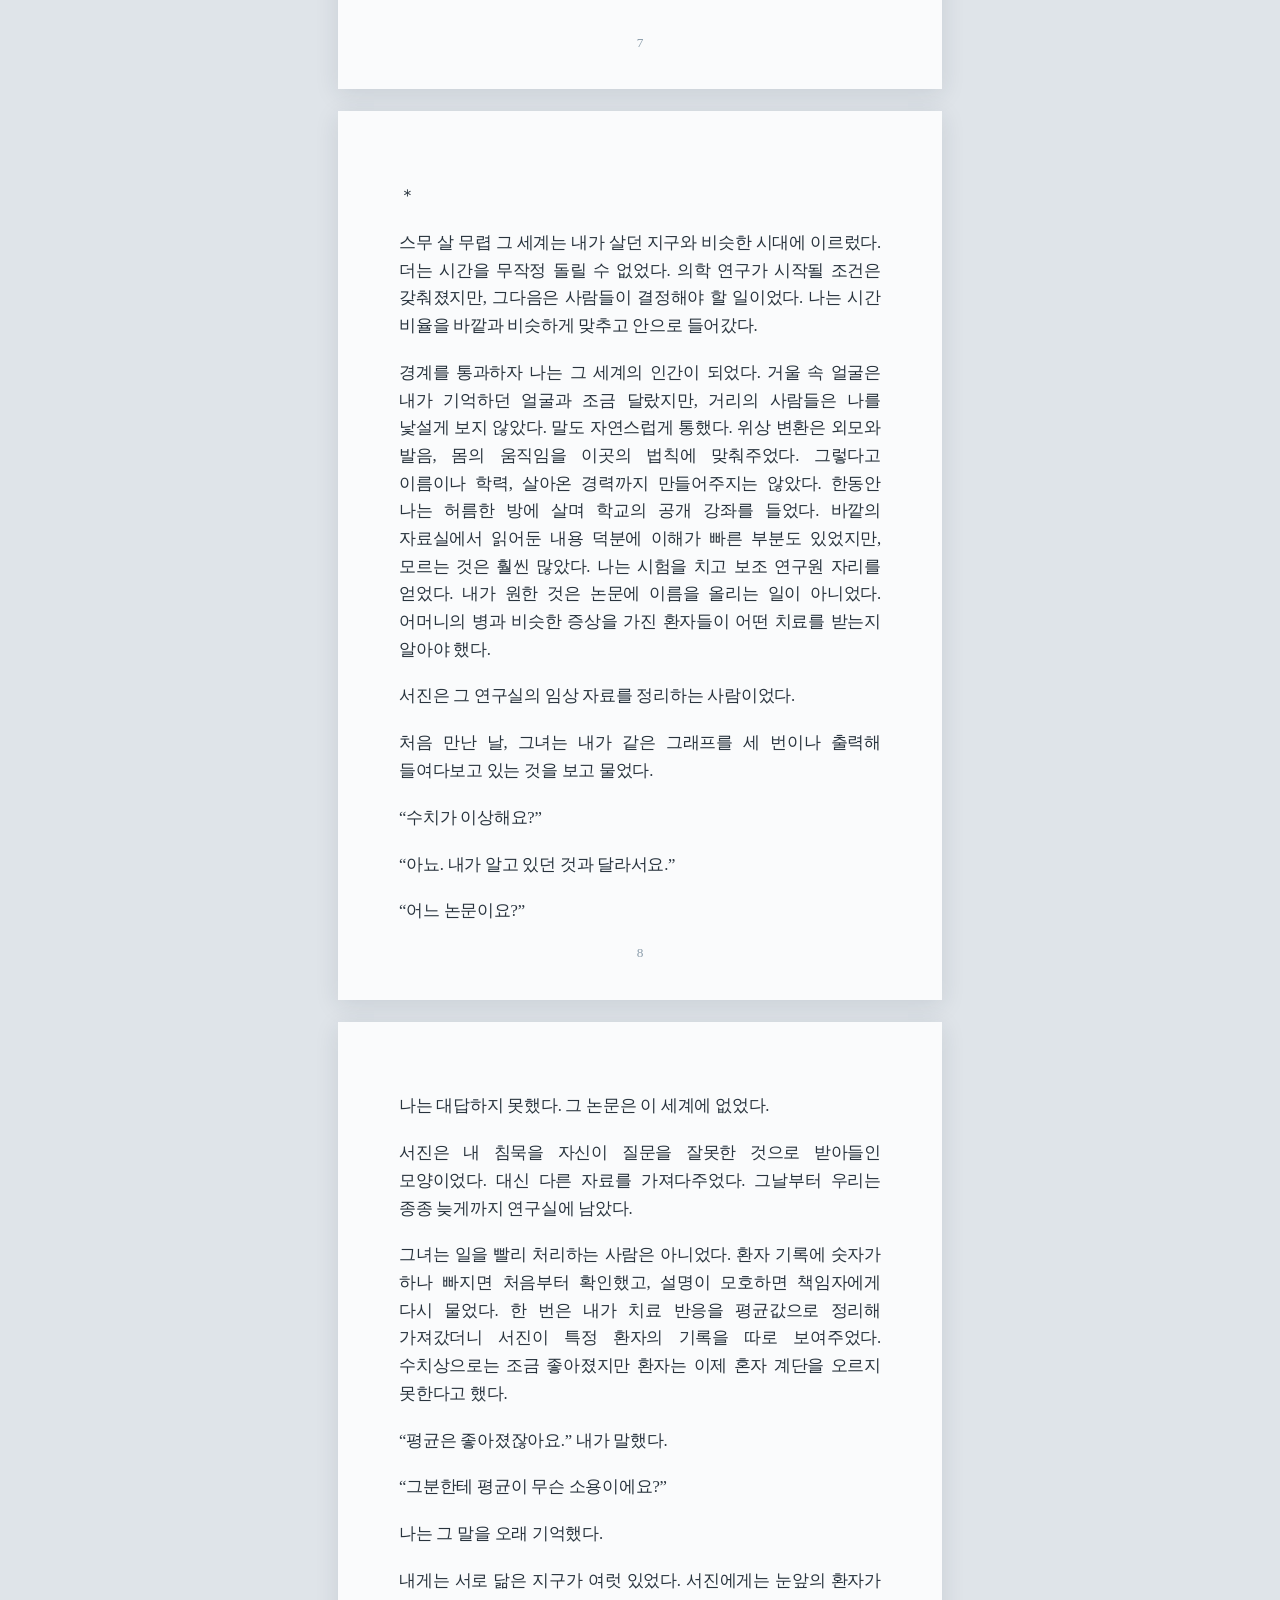
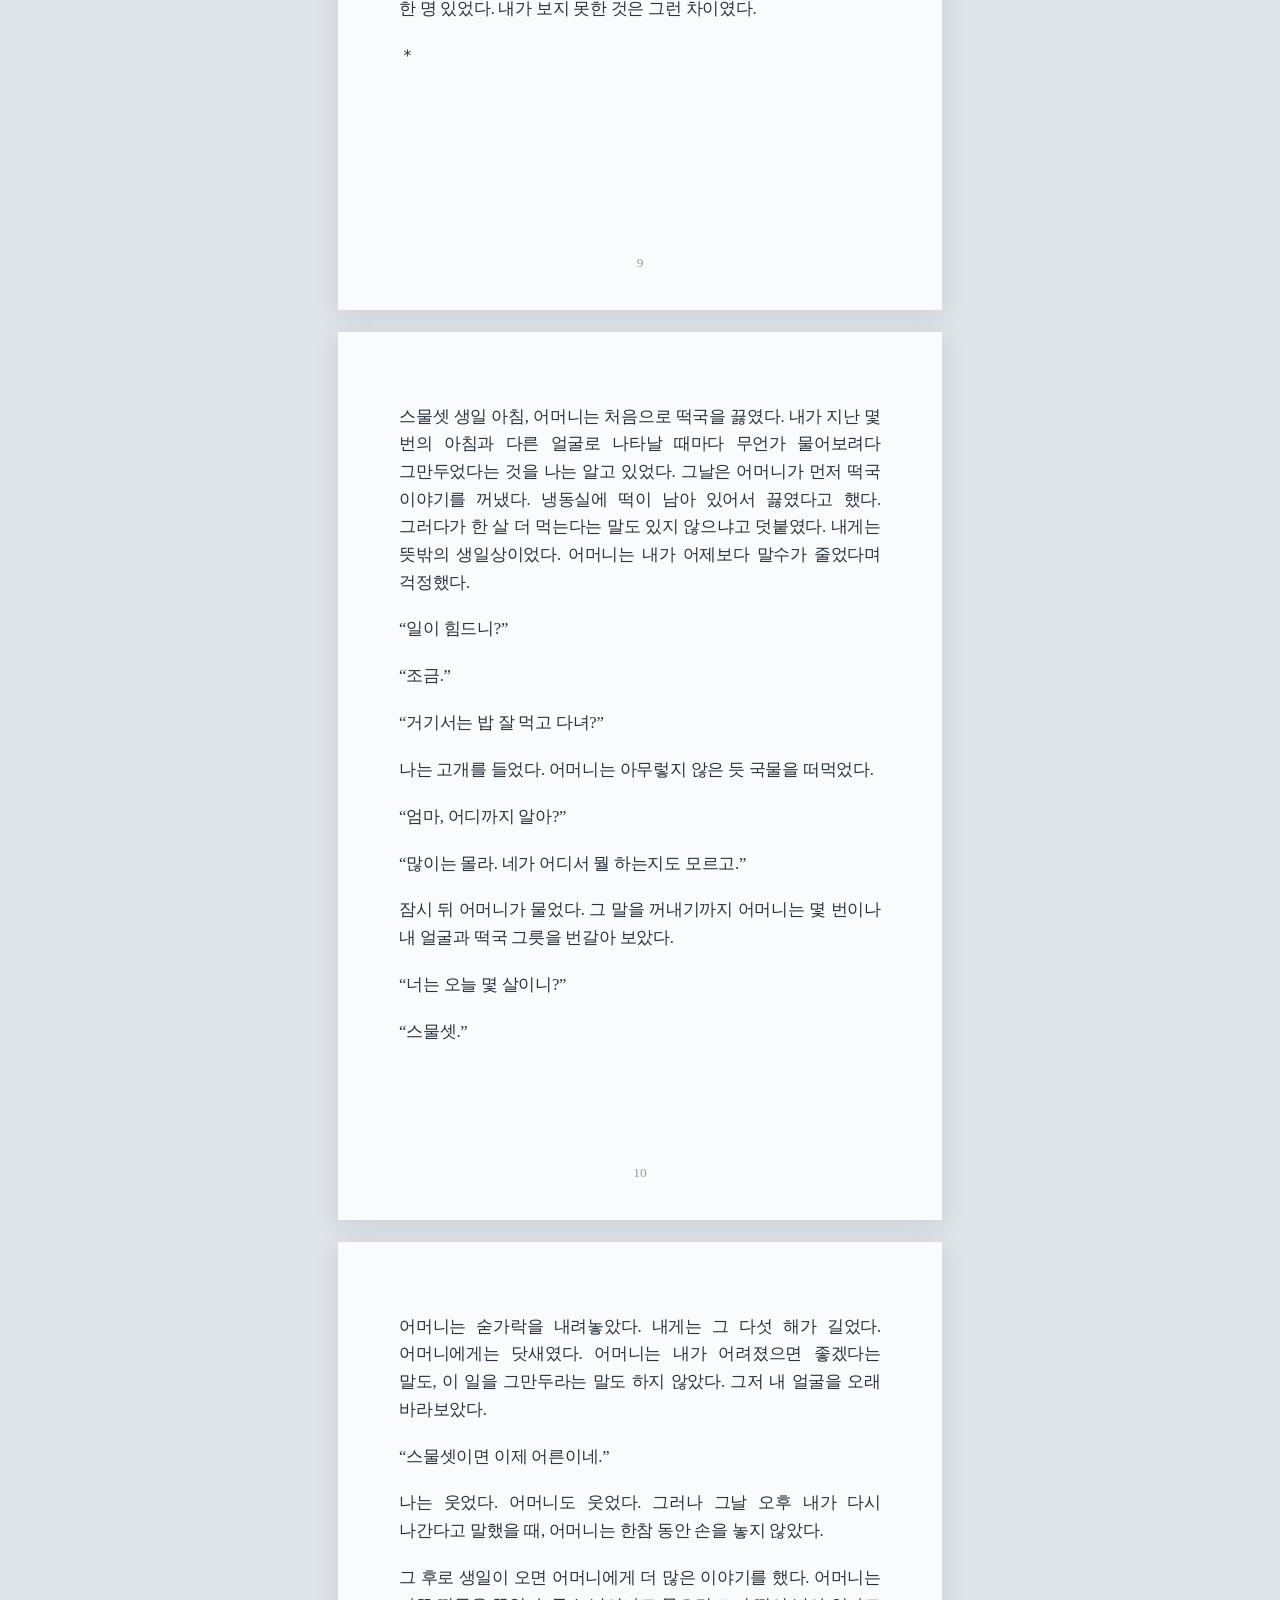
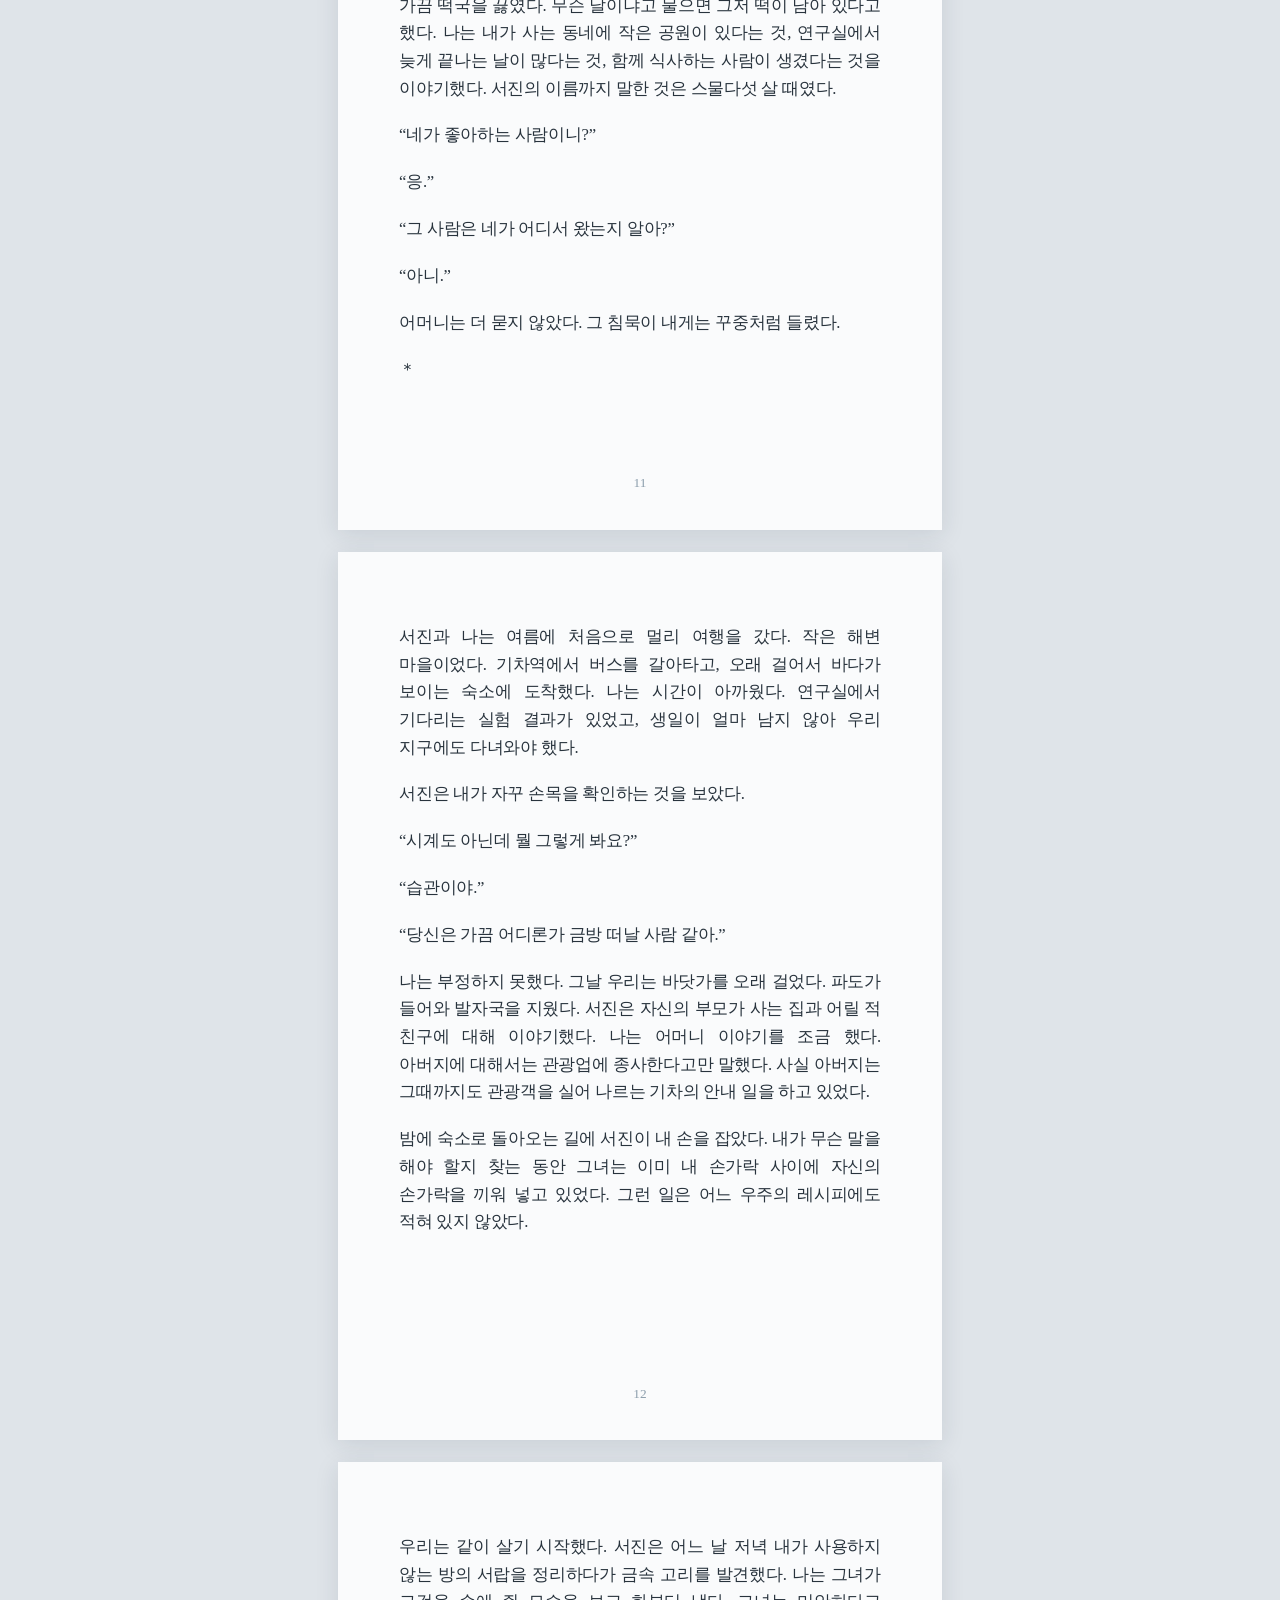
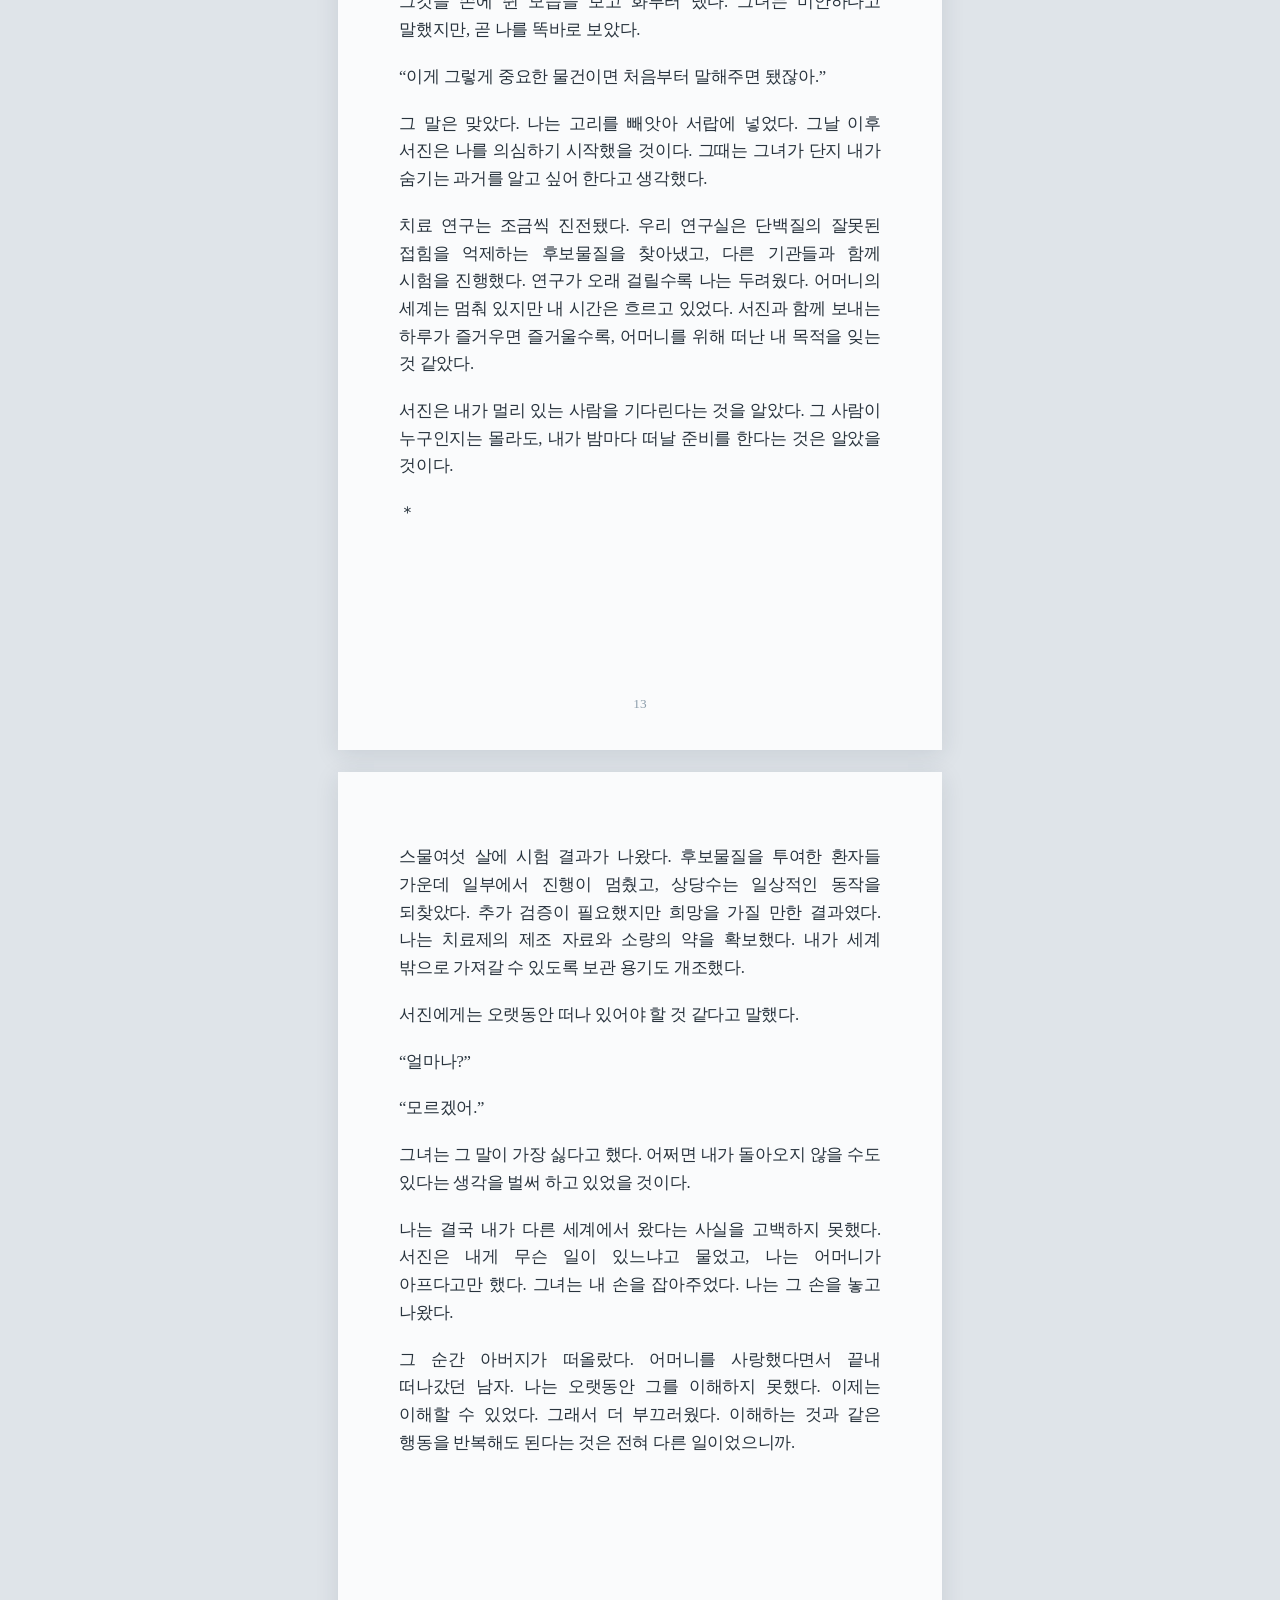
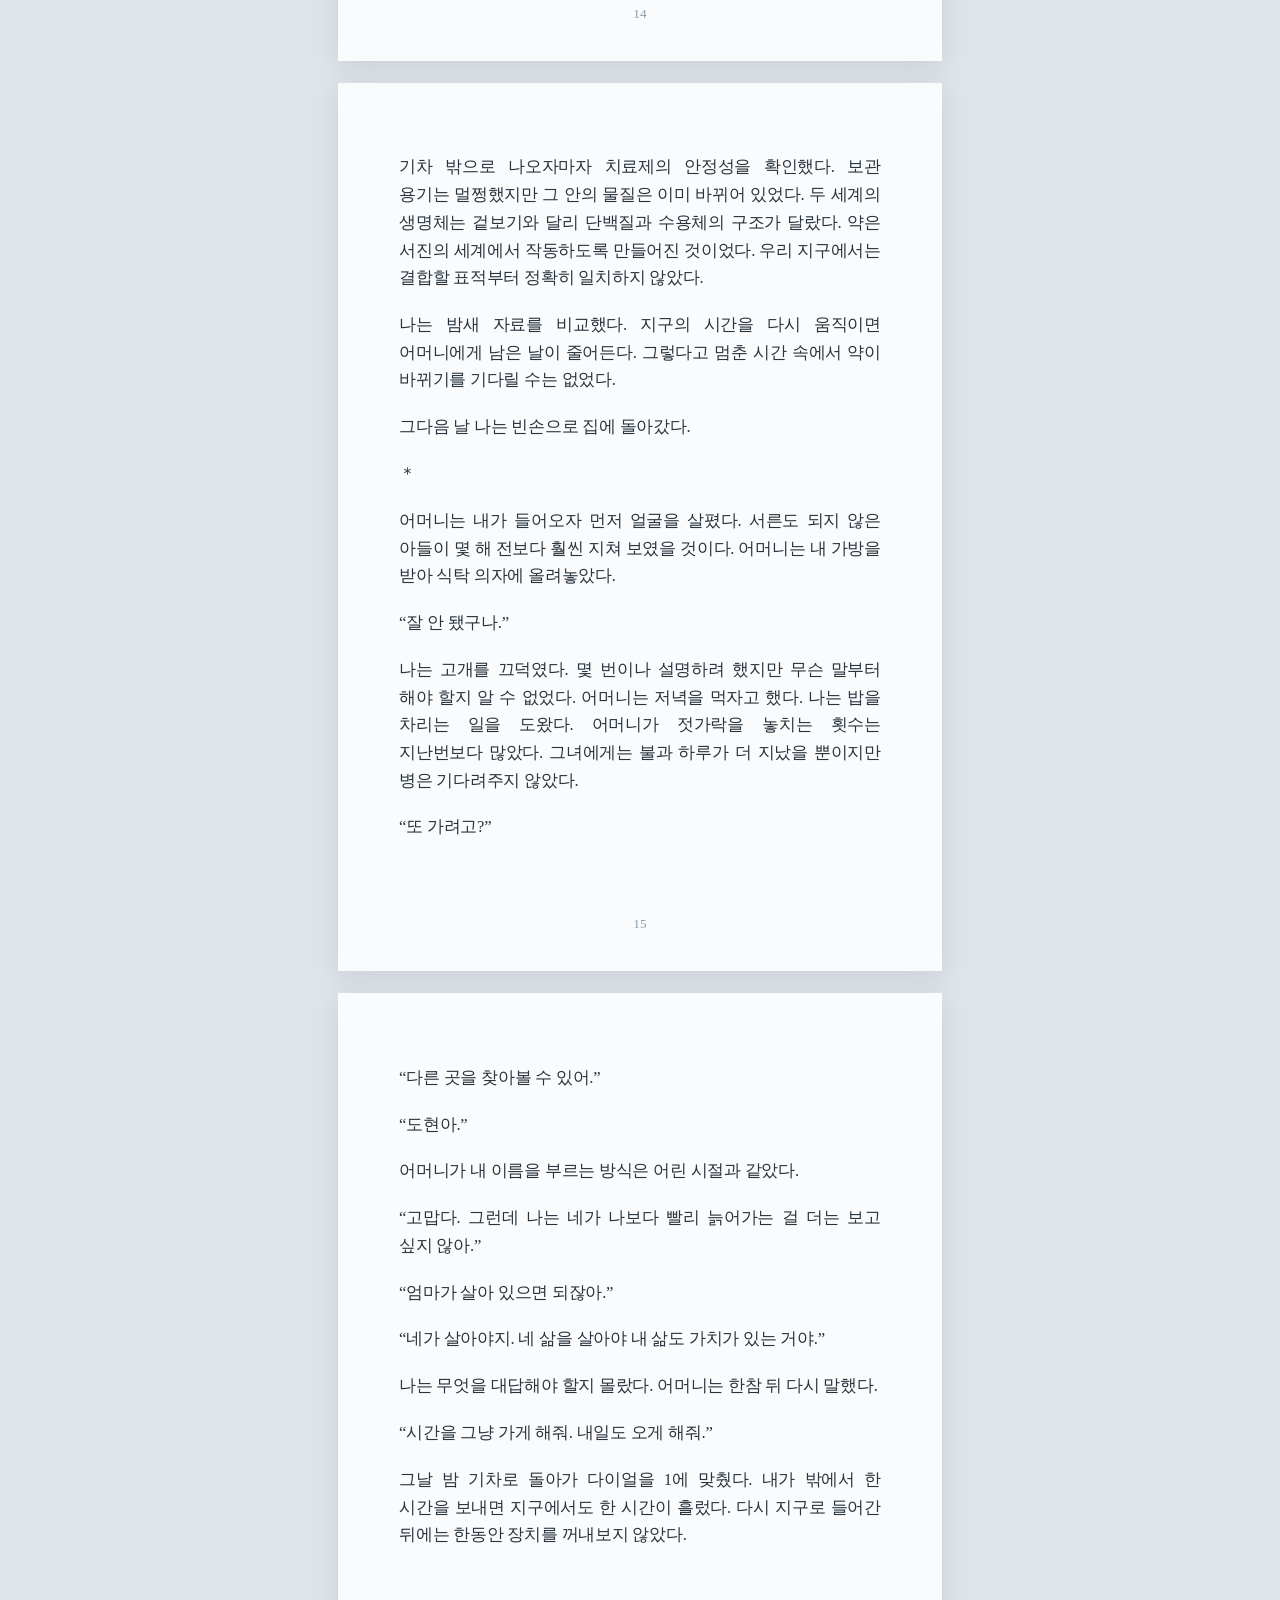
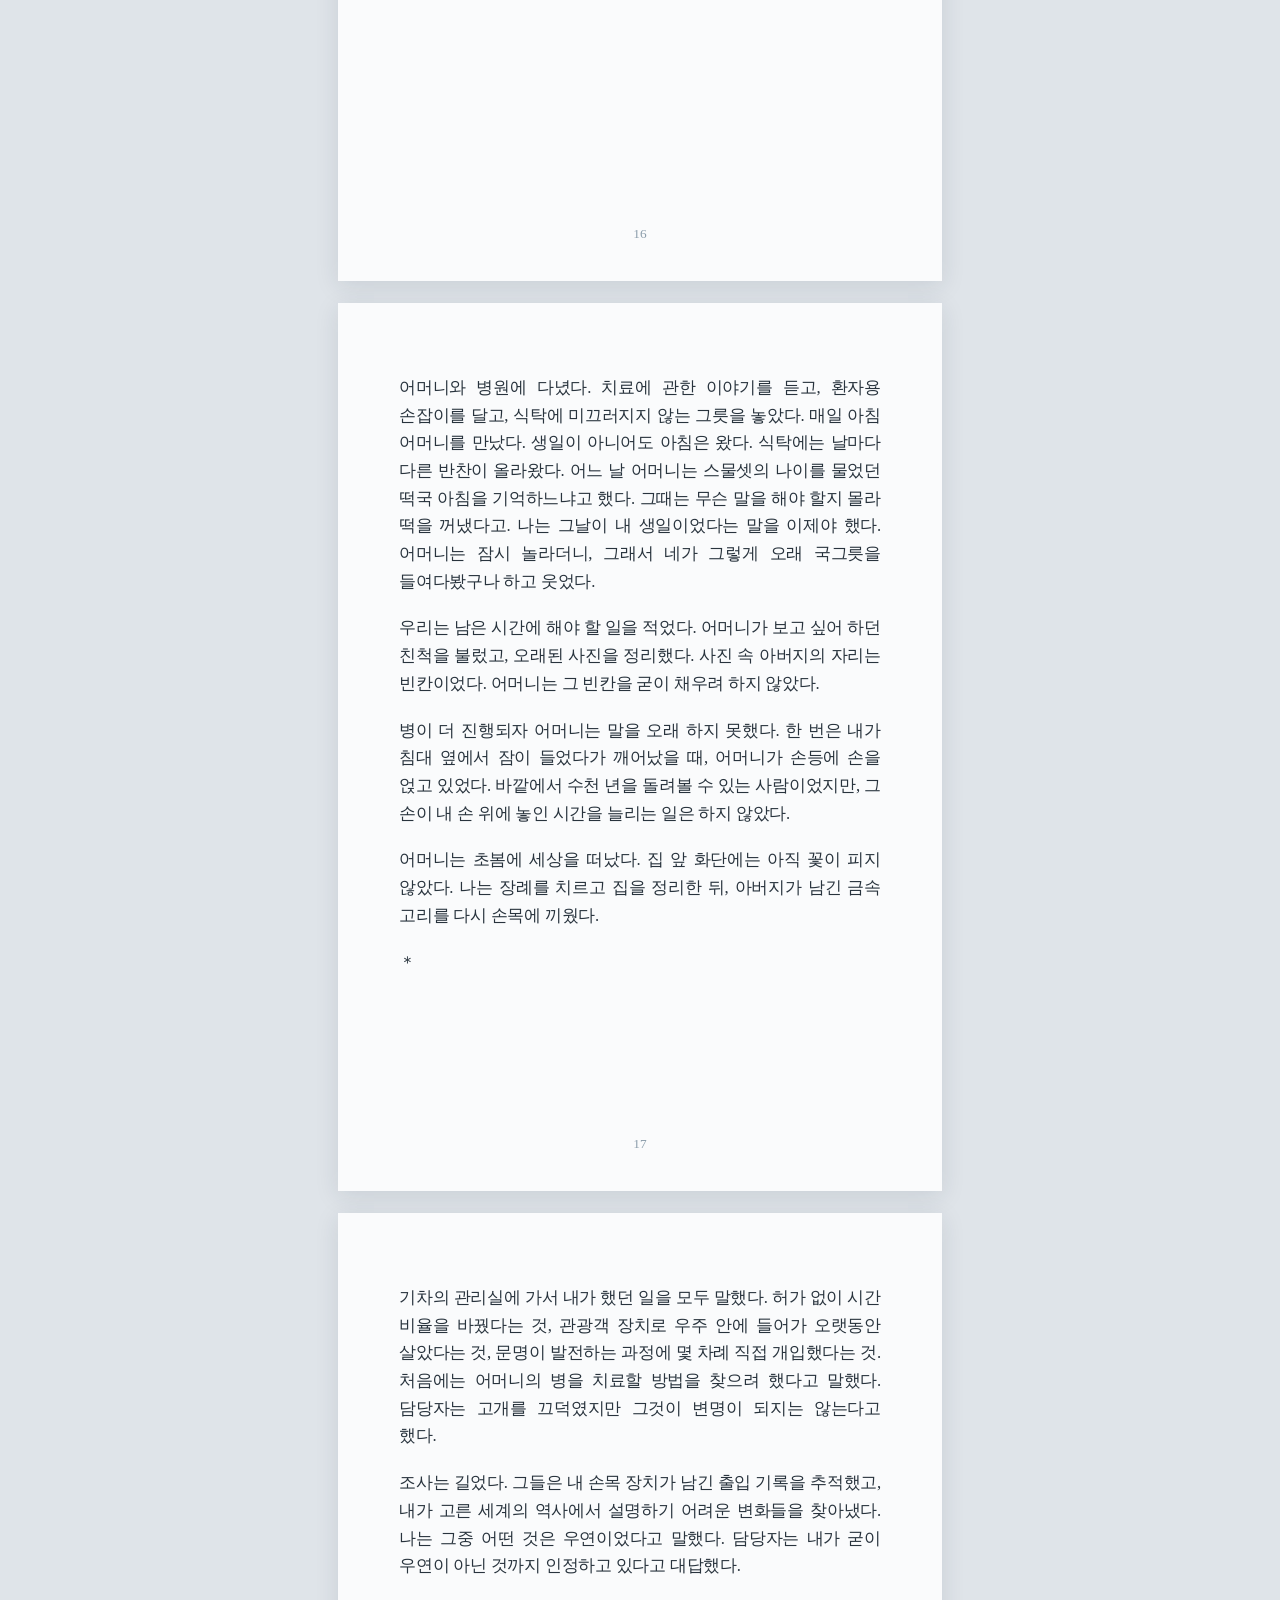
<file: contents/future_train/publish/versions/1차.html>
<!doctype html>
<html lang="ko">
<head>
<meta charset="utf-8">
<meta name="viewport" content="width=device-width, initial-scale=1">
<title>미래로 가는 기차 · 1차 퇴고</title>
<link rel="stylesheet" href="../../../../views/page_style/book.css">
<link rel="stylesheet" href="../../../../views/page_style/future.css">
<link rel="stylesheet" href="../../../../views/page_style/versions.css">
</head>
<body>
<div class="controls"><span>미래로 가는 기차 · 1차 퇴고</span><button onclick="window.print()">인쇄 / PDF</button></div>
<nav class="version-nav" aria-label="원고 버전 선택">
  <a class="version-link" href="../index.html">버전 목록</a>
  <a class="version-link active" href="./1차.html" aria-current="page">1차 퇴고</a>
  <a class="version-link " href="./2차.html">2차 퇴고</a>
  <a class="version-link " href="../manuscript_rewrite.html">현행본</a>
  <a class="version-link" href="../working.html">Working</a>
</nav>
<main class="reader" id="reader" aria-label="미래로 가는 기차 본문"></main>
<div id="source">
<h1 id="첫-번째-목소리">첫 번째 목소리</h1>
<p>나는 우주적 존재가 되었다.</p>
<p>정확히 말하면, 내가 태어난 우주에서라면 그렇게 불릴 만한 존재가
되었다. 이곳에서는 그저 정원사다. 벌써 이 년째 열 개의 우주를 살펴보며
온도와 시간, 별들의 분포를 조정하고 있다. 내가 지구 우주 출신으로는 처음
정식 관리자가 된 것은 사실이다. 쉽지 않은 일이었다. 이 기차에서 간신히
찾아낸 아버지가 여러 번 대신 설명해주지 않았다면 아마 심사도 받지 못했을
것이다.</p>
<p>기차는 스무 칸이다. 열 칸에는 테라리움이 있고, 나머지 열 칸에는
관광객이 머문다. 객실 번호가 붙은 작은 문을 열면 침대나 창문 대신 하나의
우주가 있다. 관리 화면을 축소하면 별들이 흰 먼지처럼 모여 보이고,
확대하면 어떤 행성의 구름 그림자까지 살펴볼 수 있다. 관광객들은 입장할
때 위상 변환을 거친다. 몸의 크기뿐 아니라 얼굴과 목소리, 언어와
움직임까지 그 우주의 법칙에 맞춰진다. 그 안에서는 물을 마시고 다리를
다치고 사랑을 하기도 한다. 밖으로 돌아오면 다시 이쪽의 형상으로
변한다.</p>
<p>처음 보는 사람은 모두 묻는다. 우주를 만드는 데 얼마나 걸리느냐고.</p>
<p>나는 그 질문에 대답하기 어렵다. 어떤 우주는 이미 오래전에 자라났고,
어떤 우주는 재료만 갖춘 채 기다리고 있다. 같은 레시피를 넣어도 똑같이
자라지는 않는다. 시간 다이얼이 있기 때문이다. 바깥의 한 시간이 안쪽의 한
세기가 되기도 하고, 반대로 안쪽의 하루가 바깥의 몇 달이 되기도 한다.
완전히 멈출 수도 있다. 멈춘 우주에서는 별도, 바다도, 누군가의 다음
생각도 오지 않는다.</p>
<p>지금 내가 맡은 일 가운데 가장 쉬운 것은 그 다이얼을 돌리는 일이다.
가장 어려운 것은 언제 손을 떼야 하는지 아는 일이다.</p>
<p>이 기차에 처음 올라탔을 때 나는 열여덟 살이었다. 당시에는 이처럼 많은
것을 알 필요가 없었다. 단 하나, 어머니가 죽기 전에 약을 구할 시간이
필요했다.</p>
<p>＊</p>
<p>아버지는 내가 열한 살 때까지도 외국에 사는 사람인 줄 알았다. 어머니는
내가 아버지를 물으면 멀리 있다고만 했다. 사진 한 장 없었고, 이름을
물으면 잠시 망설였다. 나는 아버지가 우리를 버렸다고 생각했다. 어머니는
그런 말을 한 적이 없지만, 말하지 않는 것으로도 사람은 많은 것을
가르친다.</p>
<p>열여덟 살 겨울에 어머니는 병원에서 돌아와 신발도 벗지 않은 채 현관에
앉았다. 몸속에서 특정 단백질이 잘못 접히고, 그 영향으로 신경세포가
서서히 손상되는 희귀병이라고 했다. 의사는 진행 속도를 장담하지 못했다.
잘 쓰던 젓가락이 손에서 떨어지는 일이 생기고, 계단을 오르는 데 시간이
걸리기 시작했다. 그날 어머니는 내게 냉장고에 있는 반찬을 먼저 먹으라고
했다. 소식보다 저녁이 급한 사람처럼.</p>
<p>며칠 뒤 어머니가 장롱 안쪽에서 낡은 천 주머니를 꺼냈다. 손바닥보다
작은 금속 고리가 들어 있었다. 시계 같기도 했지만 바늘이 없었고, 표면에는
알아볼 수 없는 글자가 떠올랐다 사라졌다.</p>
<p>“네 아버지가 나한테 준 거야.”</p>
<p>나는 왜 이제야 보여주느냐고 물었다. 어머니는 오래 생각한 뒤, 자신도
이걸 어떻게 설명해야 할지 몰랐다고 했다.</p>
<p>아버지는 지구 사람이 아니었다. 정확히는 우리 우주 사람이 아니었다.
아주 먼 곳에서 여행을 왔다가 어머니를 만났고, 함께 떠나자고 했다. 어디로
떠난다는 것인지 어머니도 처음에는 이해하지 못했다고 했다. 아버지는
자신이 사는 곳과 자신이 하는 일을 이야기해주었지만, 어머니에게는
동화처럼 들렸다고 했다.</p>
<p>“엄마는 왜 안 갔어?”</p>
<p>“네 외할머니가 아팠어. 동생들도 있었고. 내가 없어지면 안 되는
사람들이 있었지.”</p>
<p>“아빠는 그냥 갔고?”</p>
<p>“떠날 때는 나도 같이 가자고 했어. 여러 번.”</p>
<p>어머니는 그 뒤로 설명을 멈췄다. 그 말을 하면 아버지가 용서될 거라
생각하는 것 같지는 않았다. 다만 내 기억 속에서 한 사람을 너무 단순하게
만들지 않으려는 듯했다.</p>
<p>나는 주머니에서 고리를 꺼내 손바닥에 올렸다. 어머니는 그 물건이
아버지가 남긴 것이라고만 했다. 어떻게 작동하는지는 자신도 몰랐다. 나는
몇 번이고 돌려보고 눌러보다가 가장자리에 나타나는 작은 표식을 발견했다.
그것을 따라 손가락을 움직이자 고리 안쪽에서 희미한 빛이 켜졌다.</p>
<p>“어디로 가든 다시 올 수 있는지부터 확인해.”</p>
<p>그 말은 어머니가 내게 준 첫 번째 주의사항이었다. 나는 그날 밤까지
그것을 지키지 못했다.</p>
<p>＊</p>
<p>장치는 방문을 여는 것처럼 조용히 작동했다. 방 안의 책장과 창문이 길게
늘어지는가 싶더니, 곧 내 앞에는 금속 복도가 있었다. 천장이 너무 높아
한참을 올려다보아야 했다. 그러나 멀리 있던 사람들이 가까이 오자 그들과
내 키가 비슷해져 있었다. 손등의 피부가 낯설게 보였고, 목을 가다듬자
목소리의 울림도 전과 달랐다. 나는 나중에야 이것을 위상 변환이라고
부른다는 걸 알았다. 세계의 경계를 넘으면 그곳에서 자연스러운 존재의
형상으로 바뀌는 것이다.</p>
<p>복도 한쪽 벽에는 유리 덮개가 씌워진 관리함들이 늘어서 있었다. 내가
살던 우주를 찾아낸 것은 장치에 남아 있던 주소 덕분이었다. 관리함
아래에는 처음 보는 문자로 된 안내문과 시간 비율이 표시되어 있었다.
이상하게도 글의 뜻은 읽을 수 있었다. 옆 객차에서 나온 관광객 하나가
그것을 보고 지나가며 말했다.</p>
<p>“저쪽은 빨리 돌려놨네.”</p>
<p>그는 우주를 두고 한 말이었다. 나는 속이 울렁거렸다.</p>
<p>시간 조절기를 돌릴 수 있었다. 관광용 장치에는 관람 설정을 바꾸는
제한적인 권한이 남아 있었던 모양이다. 숫자를 한참 들여다본 뒤 0에
맞췄다. 지구의 구름이 멈췄다. 더 정확히는 화면 속에서 움직임이 사라졌다.
어머니는 그때 아마 주방에서 물을 끓이고 있었을 것이다. 불 위의 물이
끓어오르기 직전이었는지, 이미 넘치고 있었는지 나는 몰랐다.</p>
<p>그다음에는 다른 지구를 찾았다.</p>
<p>기차에는 한 주인이 같은 재료와 비슷한 법칙으로 길러놓은 우주가 여럿
있었다. 모두 내가 아는 지구와 완전히 같지는 않았다. 바다의 넓이가
달랐고, 생명의 진화가 다른 길을 탔으며, 어떤 곳은 문명이 아직 등장하지
않았다. 그러나 그중 하나는 내가 찾던 조건에 꽤 가까웠다. 신경세포의
구조가 비슷하고, 같은 종류의 질병이 발생하며, 그 질병에 대한 의학 연구가
곧 성과를 낼 가능성이 있다고 기록되어 있었다.</p>
<p>그 세계는 아직 이른 시대에 있었다. 밖에서 시간을 빠르게 돌리면 짧은
기간에 많은 시대를 지나갈 수 있었다. 주인이 남겨둔 안내에는 내부의
역사를 직접 바꾸지 말라고 적혀 있었다. 관광객의 하루는 안쪽에서 한
왕조의 전설이 될 수도 있으니, 그곳 사람들이 자기 힘으로 살아가게
내버려두라는 내용이었다.</p>
<p>나는 안내문을 읽고도 몇 번 안으로 들어갔다. 무슨 일이 벌어지는지 보고
싶었다. 그리고 내 지구에서 알고 있는 몇 가지 일을 그곳에서도 일어나게
하고 싶었다. 지금 돌아보면 처음부터 잘못된 생각이었다. 그때의 나는
우주에 들어가는 것과 우주의 주인이 되는 것을 구별하지 못했다.</p>
<p>나는 그 세계의 시간이 빠르게 흐르도록 설정한 뒤, 몇 달에 한 번씩
기록을 확인했다. 문명이 나타나고 사라졌다. 나라가 생기고, 이름을 남긴
사람이 죽고, 모르는 언어가 사전에 실렸다. 바깥에서 보는 그 모든 일은
놀라울 만큼 빨랐다. 그러나 그 안에서 사는 이들에게는 모두 한 번뿐인
시간이었을 것이다. 그 사실을 내가 제대로 이해한 것은 나중의 일이다.</p>
<p>＊</p>
<p>열아홉 번째 생일 아침, 나는 처음으로 지구의 시간 다이얼을 다시
움직였다.</p>
<p>복도에는 아무도 없었다. 숫자를 1로 맞추고 장치를 작동했다. 이번에는
우리 집 부엌이었다. 창가의 겨울빛이 식탁 끝에 걸려 있었고, 어머니가
싱크대 앞에 서 있었다.</p>
<p>“일어났니? 아침 먹자.”</p>
<p>어머니의 목소리는 내가 어제 들었던 그대로였다. 어머니에게는 정말
어제였을 것이다. 나는 그곳에 서서 한동안 대답하지 못했다.</p>
<p>그날 아침 식탁에는 된장국과 달걀말이, 어제 먹다 남긴 멸치볶음이
있었다. 어머니는 국이 짜지 않으냐고 물었고, 나는 괜찮다고 했다. 그날이
내 생일이라는 말은 하지 않았다. 어머니에게는 그저 어제의 다음
날이었으니까. 나는 밥그릇을 비우는 데 오래 걸렸다.</p>
<p>국을 먹고 설거지를 하고 텔레비전을 보았다. 어머니가 잠깐 낮잠을 자는
동안 나는 옆에 앉아 손가락이 조금씩 굳어가는 모양을 살폈다. 저녁에는
같이 동네를 걸었다. 어머니는 내가 하루 종일 집에 있으니 별일이라고
웃었다.</p>
<p>그날 밤 다시 기차로 나왔다. 다이얼을 0에 맞추자 지구가 멈췄다. 나는
어머니를 두고 온 사람이 아니라, 어머니의 다음 날을 잠시 맡아둔
사람이라고 생각하기로 했다. 그래야 견딜 수 있었다.</p>
<p>스무 살과 스물한 살에도 같은 일을 했다. 생일이 오면 집으로 돌아가
하루를 보냈다. 어떤 날에는 콩나물국을, 어떤 날에는 전날 데워놓은 카레를
먹었다. 어머니에게는 연속된 사흘이었지만, 내게는 그 사이에 두 해가
있었다. 어머니는 내 키가 조금 더 커진 것 같다고 했고, 나는 신발
때문이라고 대답했다. 스물두 살에 돌아왔을 때는 어머니가 내 얼굴을 한참
들여다보다가 무슨 말을 하려는 듯 입술을 열었다. 그러나 곧 밥이 식겠다며
그릇을 내 쪽으로 밀었다.</p>
<p>＊</p>
<p>스무 살 무렵 그 세계는 내가 살던 지구와 비슷한 시대에 이르렀다. 더는
시간을 무작정 돌릴 수 없었다. 의학 연구가 시작될 조건은 갖춰졌지만,
그다음은 사람들이 결정해야 할 일이었다. 나는 시간 비율을 바깥과 비슷하게
맞추고 안으로 들어갔다.</p>
<p>경계를 통과하자 나는 그 세계의 인간이 되었다. 거울 속 얼굴은 내가
기억하던 얼굴과 조금 달랐지만, 거리의 사람들은 나를 낯설게 보지 않았다.
말도 자연스럽게 통했다. 위상 변환은 외모와 발음, 몸의 움직임을 이곳의
법칙에 맞춰주었다. 그렇다고 이름이나 학력, 살아온 경력까지 만들어주지는
않았다. 한동안 나는 허름한 방에 살며 학교의 공개 강좌를 들었다. 바깥의
자료실에서 읽어둔 내용 덕분에 이해가 빠른 부분도 있었지만, 모르는 것은
훨씬 많았다. 나는 시험을 치고 보조 연구원 자리를 얻었다. 내가 원한 것은
논문에 이름을 올리는 일이 아니었다. 어머니의 병과 비슷한 증상을 가진
환자들이 어떤 치료를 받는지 알아야 했다.</p>
<p>서진은 그 연구실의 임상 자료를 정리하는 사람이었다.</p>
<p>처음 만난 날, 그녀는 내가 같은 그래프를 세 번이나 출력해 들여다보고
있는 것을 보고 물었다.</p>
<p>“수치가 이상해요?”</p>
<p>“아뇨. 내가 알고 있던 것과 달라서요.”</p>
<p>“어느 논문이요?”</p>
<p>나는 대답하지 못했다. 그 논문은 이 세계에 없었다.</p>
<p>서진은 내 침묵을 자신이 질문을 잘못한 것으로 받아들인 모양이었다.
대신 다른 자료를 가져다주었다. 그날부터 우리는 종종 늦게까지 연구실에
남았다.</p>
<p>그녀는 일을 빨리 처리하는 사람은 아니었다. 환자 기록에 숫자가 하나
빠지면 처음부터 확인했고, 설명이 모호하면 책임자에게 다시 물었다. 한
번은 내가 치료 반응을 평균값으로 정리해 가져갔더니 서진이 특정 환자의
기록을 따로 보여주었다. 수치상으로는 조금 좋아졌지만 환자는 이제 혼자
계단을 오르지 못한다고 했다.</p>
<p>“평균은 좋아졌잖아요.” 내가 말했다.</p>
<p>“그분한테 평균이 무슨 소용이에요?”</p>
<p>나는 그 말을 오래 기억했다.</p>
<p>내게는 서로 닮은 지구가 여럿 있었다. 서진에게는 눈앞의 환자가 한 명
있었다. 내가 보지 못한 것은 그런 차이였다.</p>
<p>＊</p>
<p>스물셋 생일 아침, 어머니는 처음으로 떡국을 끓였다. 내가 지난 몇 번의
아침과 다른 얼굴로 나타날 때마다 무언가 물어보려다 그만두었다는 것을
나는 알고 있었다. 그날은 어머니가 먼저 떡국 이야기를 꺼냈다. 냉동실에
떡이 남아 있어서 끓였다고 했다. 그러다가 한 살 더 먹는다는 말도 있지
않으냐고 덧붙였다. 내게는 뜻밖의 생일상이었다. 어머니는 내가 어제보다
말수가 줄었다며 걱정했다.</p>
<p>“일이 힘드니?”</p>
<p>“조금.”</p>
<p>“거기서는 밥 잘 먹고 다녀?”</p>
<p>나는 고개를 들었다. 어머니는 아무렇지 않은 듯 국물을 떠먹었다.</p>
<p>“엄마, 어디까지 알아?”</p>
<p>“많이는 몰라. 네가 어디서 뭘 하는지도 모르고.”</p>
<p>잠시 뒤 어머니가 물었다. 그 말을 꺼내기까지 어머니는 몇 번이나 내
얼굴과 떡국 그릇을 번갈아 보았다.</p>
<p>“너는 오늘 몇 살이니?”</p>
<p>“스물셋.”</p>
<p>어머니는 숟가락을 내려놓았다. 내게는 그 다섯 해가 길었다.
어머니에게는 닷새였다. 어머니는 내가 어려졌으면 좋겠다는 말도, 이 일을
그만두라는 말도 하지 않았다. 그저 내 얼굴을 오래 바라보았다.</p>
<p>“스물셋이면 이제 어른이네.”</p>
<p>나는 웃었다. 어머니도 웃었다. 그러나 그날 오후 내가 다시 나간다고
말했을 때, 어머니는 한참 동안 손을 놓지 않았다.</p>
<p>그 후로 생일이 오면 어머니에게 더 많은 이야기를 했다. 어머니는 가끔
떡국을 끓였다. 무슨 날이냐고 물으면 그저 떡이 남아 있다고 했다. 나는
내가 사는 동네에 작은 공원이 있다는 것, 연구실에서 늦게 끝나는 날이
많다는 것, 함께 식사하는 사람이 생겼다는 것을 이야기했다. 서진의
이름까지 말한 것은 스물다섯 살 때였다.</p>
<p>“네가 좋아하는 사람이니?”</p>
<p>“응.”</p>
<p>“그 사람은 네가 어디서 왔는지 알아?”</p>
<p>“아니.”</p>
<p>어머니는 더 묻지 않았다. 그 침묵이 내게는 꾸중처럼 들렸다.</p>
<p>＊</p>
<p>서진과 나는 여름에 처음으로 멀리 여행을 갔다. 작은 해변 마을이었다.
기차역에서 버스를 갈아타고, 오래 걸어서 바다가 보이는 숙소에 도착했다.
나는 시간이 아까웠다. 연구실에서 기다리는 실험 결과가 있었고, 생일이
얼마 남지 않아 우리 지구에도 다녀와야 했다.</p>
<p>서진은 내가 자꾸 손목을 확인하는 것을 보았다.</p>
<p>“시계도 아닌데 뭘 그렇게 봐요?”</p>
<p>“습관이야.”</p>
<p>“당신은 가끔 어디론가 금방 떠날 사람 같아.”</p>
<p>나는 부정하지 못했다. 그날 우리는 바닷가를 오래 걸었다. 파도가 들어와
발자국을 지웠다. 서진은 자신의 부모가 사는 집과 어릴 적 친구에 대해
이야기했다. 나는 어머니 이야기를 조금 했다. 아버지에 대해서는 관광업에
종사한다고만 말했다. 사실 아버지는 그때까지도 관광객을 실어 나르는
기차의 안내 일을 하고 있었다.</p>
<p>밤에 숙소로 돌아오는 길에 서진이 내 손을 잡았다. 내가 무슨 말을 해야
할지 찾는 동안 그녀는 이미 내 손가락 사이에 자신의 손가락을 끼워 넣고
있었다. 그런 일은 어느 우주의 레시피에도 적혀 있지 않았다.</p>
<p>우리는 같이 살기 시작했다. 서진은 어느 날 저녁 내가 사용하지 않는
방의 서랍을 정리하다가 금속 고리를 발견했다. 나는 그녀가 그것을 손에 쥔
모습을 보고 화부터 냈다. 그녀는 미안하다고 말했지만, 곧 나를 똑바로
보았다.</p>
<p>“이게 그렇게 중요한 물건이면 처음부터 말해주면 됐잖아.”</p>
<p>그 말은 맞았다. 나는 고리를 빼앗아 서랍에 넣었다. 그날 이후 서진은
나를 의심하기 시작했을 것이다. 그때는 그녀가 단지 내가 숨기는 과거를
알고 싶어 한다고 생각했다.</p>
<p>치료 연구는 조금씩 진전됐다. 우리 연구실은 단백질의 잘못된 접힘을
억제하는 후보물질을 찾아냈고, 다른 기관들과 함께 시험을 진행했다. 연구가
오래 걸릴수록 나는 두려웠다. 어머니의 세계는 멈춰 있지만 내 시간은
흐르고 있었다. 서진과 함께 보내는 하루가 즐거우면 즐거울수록, 어머니를
위해 떠난 내 목적을 잊는 것 같았다.</p>
<p>서진은 내가 멀리 있는 사람을 기다린다는 것을 알았다. 그 사람이
누구인지는 몰라도, 내가 밤마다 떠날 준비를 한다는 것은 알았을
것이다.</p>
<p>＊</p>
<p>스물여섯 살에 시험 결과가 나왔다. 후보물질을 투여한 환자들 가운데
일부에서 진행이 멈췄고, 상당수는 일상적인 동작을 되찾았다. 추가 검증이
필요했지만 희망을 가질 만한 결과였다. 나는 치료제의 제조 자료와 소량의
약을 확보했다. 내가 세계 밖으로 가져갈 수 있도록 보관 용기도
개조했다.</p>
<p>서진에게는 오랫동안 떠나 있어야 할 것 같다고 말했다.</p>
<p>“얼마나?”</p>
<p>“모르겠어.”</p>
<p>그녀는 그 말이 가장 싫다고 했다. 어쩌면 내가 돌아오지 않을 수도
있다는 생각을 벌써 하고 있었을 것이다.</p>
<p>나는 결국 내가 다른 세계에서 왔다는 사실을 고백하지 못했다. 서진은
내게 무슨 일이 있느냐고 물었고, 나는 어머니가 아프다고만 했다. 그녀는 내
손을 잡아주었다. 나는 그 손을 놓고 나왔다.</p>
<p>그 순간 아버지가 떠올랐다. 어머니를 사랑했다면서 끝내 떠나갔던 남자.
나는 오랫동안 그를 이해하지 못했다. 이제는 이해할 수 있었다. 그래서 더
부끄러웠다. 이해하는 것과 같은 행동을 반복해도 된다는 것은 전혀 다른
일이었으니까.</p>
<p>기차 밖으로 나오자마자 치료제의 안정성을 확인했다. 보관 용기는
멀쩡했지만 그 안의 물질은 이미 바뀌어 있었다. 두 세계의 생명체는
겉보기와 달리 단백질과 수용체의 구조가 달랐다. 약은 서진의 세계에서
작동하도록 만들어진 것이었다. 우리 지구에서는 결합할 표적부터 정확히
일치하지 않았다.</p>
<p>나는 밤새 자료를 비교했다. 지구의 시간을 다시 움직이면 어머니에게
남은 날이 줄어든다. 그렇다고 멈춘 시간 속에서 약이 바뀌기를 기다릴 수는
없었다.</p>
<p>그다음 날 나는 빈손으로 집에 돌아갔다.</p>
<p>＊</p>
<p>어머니는 내가 들어오자 먼저 얼굴을 살폈다. 서른도 되지 않은 아들이 몇
해 전보다 훨씬 지쳐 보였을 것이다. 어머니는 내 가방을 받아 식탁 의자에
올려놓았다.</p>
<p>“잘 안 됐구나.”</p>
<p>나는 고개를 끄덕였다. 몇 번이나 설명하려 했지만 무슨 말부터 해야 할지
알 수 없었다. 어머니는 저녁을 먹자고 했다. 나는 밥을 차리는 일을 도왔다.
어머니가 젓가락을 놓치는 횟수는 지난번보다 많았다. 그녀에게는 불과
하루가 더 지났을 뿐이지만 병은 기다려주지 않았다.</p>
<p>“또 가려고?”</p>
<p>“다른 곳을 찾아볼 수 있어.”</p>
<p>“도현아.”</p>
<p>어머니가 내 이름을 부르는 방식은 어린 시절과 같았다.</p>
<p>“고맙다. 그런데 나는 네가 나보다 빨리 늙어가는 걸 더는 보고 싶지
않아.”</p>
<p>“엄마가 살아 있으면 되잖아.”</p>
<p>“네가 살아야지. 네 삶을 살아야 내 삶도 가치가 있는 거야.”</p>
<p>나는 무엇을 대답해야 할지 몰랐다. 어머니는 한참 뒤 다시 말했다.</p>
<p>“시간을 그냥 가게 해줘. 내일도 오게 해줘.”</p>
<p>그날 밤 기차로 돌아가 다이얼을 1에 맞췄다. 내가 밖에서 한 시간을
보내면 지구에서도 한 시간이 흘렀다. 다시 지구로 들어간 뒤에는 한동안
장치를 꺼내보지 않았다.</p>
<p>어머니와 병원에 다녔다. 치료에 관한 이야기를 듣고, 환자용 손잡이를
달고, 식탁에 미끄러지지 않는 그릇을 놓았다. 매일 아침 어머니를 만났다.
생일이 아니어도 아침은 왔다. 식탁에는 날마다 다른 반찬이 올라왔다. 어느
날 어머니는 스물셋의 나이를 물었던 떡국 아침을 기억하느냐고 했다. 그때는
무슨 말을 해야 할지 몰라 떡을 꺼냈다고. 나는 그날이 내 생일이었다는 말을
이제야 했다. 어머니는 잠시 놀라더니, 그래서 네가 그렇게 오래 국그릇을
들여다봤구나 하고 웃었다.</p>
<p>우리는 남은 시간에 해야 할 일을 적었다. 어머니가 보고 싶어 하던
친척을 불렀고, 오래된 사진을 정리했다. 사진 속 아버지의 자리는
빈칸이었다. 어머니는 그 빈칸을 굳이 채우려 하지 않았다.</p>
<p>병이 더 진행되자 어머니는 말을 오래 하지 못했다. 한 번은 내가 침대
옆에서 잠이 들었다가 깨어났을 때, 어머니가 손등에 손을 얹고 있었다.
바깥에서 수천 년을 돌려볼 수 있는 사람이었지만, 그 손이 내 손 위에 놓인
시간을 늘리는 일은 하지 않았다.</p>
<p>어머니는 초봄에 세상을 떠났다. 집 앞 화단에는 아직 꽃이 피지 않았다.
나는 장례를 치르고 집을 정리한 뒤, 아버지가 남긴 금속 고리를 다시 손목에
끼웠다.</p>
<p>＊</p>
<p>기차의 관리실에 가서 내가 했던 일을 모두 말했다. 허가 없이 시간
비율을 바꿨다는 것, 관광객 장치로 우주 안에 들어가 오랫동안 살았다는 것,
문명이 발전하는 과정에 몇 차례 직접 개입했다는 것. 처음에는 어머니의
병을 치료할 방법을 찾으려 했다고 말했다. 담당자는 고개를 끄덕였지만
그것이 변명이 되지는 않는다고 했다.</p>
<p>조사는 길었다. 그들은 내 손목 장치가 남긴 출입 기록을 추적했고, 내가
고른 세계의 역사에서 설명하기 어려운 변화들을 찾아냈다. 나는 그중 어떤
것은 우연이었다고 말했다. 담당자는 내가 굳이 우연이 아닌 것까지 인정하고
있다고 대답했다.</p>
<p>아버지가 와서 내 옆에 앉았다. 그는 이곳에서는 전혀 대단한 사람이
아니었다. 관광객을 안내하고 오래된 장치의 사용법을 알려주는 평범한
직원이었다. 나는 처음 이곳에 왔을 때 그를 찾아냈고, 그가 나를 도와준
일들이 있었다. 이번에도 그는 내가 도망가지 않았다는 사실을 설명해주었다.
그 이상은 할 수 없었다.</p>
<p>결정은 이러했다. 나는 다시는 어떤 테라리움에도 직접 들어갈 수 없었다.
다만 시간을 다루고 여러 우주의 상태를 살핀 경험은 인정받았다. 감독
아래에서 우주를 가꾸는 일을 배우고, 문제가 없다면 정식 관리자로 일할 수
있다는 조건이었다.</p>
<p>나는 벌을 받아들였다. 서진의 세계로도 돌아갈 수 없다는 말을 들었을
때, 생각보다 오래 숨을 쉬지 못했다.</p>
<p>관리실을 나서던 날, 복도 끝에 서진이 있었다.</p>
<p>나는 잠깐 그녀가 관광객 중 한 사람인 줄 알았다. 그녀가 내 이름을
불렀을 때에야 멈춰 섰다.</p>
<p>“어떻게 여기까지 왔어?”</p>
<p>서진은 내 손목부터 보았다. 그다음 내 얼굴을 보았다.</p>
<p>“당신만 비밀을 지키는 법을 아는 건 아니야.”</p>
<p>그녀는 웃지 않았다. 나는 그 표정을 알고 있었다. 우리가 헤어지기 전날,
내가 끝내 사실을 말하지 못했을 때의 표정이었다.</p>
<h1 id="두-번째-목소리">두 번째 목소리</h1>
<p>그가 처음 연구실에 왔을 때 나는 그를 천재라고 생각하지 않았다. 일을
빨리 배우는 사람이라고 생각했다. 모르는 것이 있으면 메모했고, 아는 것이
너무 많은 날에는 오히려 입을 다물었다. 질문을 받으면 잠깐 망설이다가
답했다. 마치 어디까지 이야기해도 되는지 늘 계산하는 사람 같았다.</p>
<p>나는 그런 사람을 좋아하게 될 줄 몰랐다.</p>
<p>처음에는 함께 늦게까지 일했고, 그다음에는 식사를 같이 했다. 어느
날부터 그는 내 집에 칫솔을 두었다. 나는 그가 가까워질수록 멀어지는
사람이라는 걸 알았다. 매년 비슷한 때가 되면 하루 정도 사라졌다. 돌아온
뒤에는 지친 표정으로 오래 잠을 잤고, 가끔 생전 처음 보는 과학 용어를
혼잣말처럼 중얼거렸다. 나는 그가 어머니 때문에 그런다고 생각했다. 실제로
어머니는 아팠다. 그러나 그것만으로는 설명되지 않는 일이 많았다.</p>
<p>금속 고리는 우연히 발견했다. 그가 서랍에 넣어둔 것을 꺼냈다가 크게
화를 내는 바람에 오히려 중요하다는 걸 알게 됐다. 그 뒤로 나는 그가
고리를 사용하는 방법을 눈여겨보았다. 잠깐씩 사라질 때마다 표면에 다른
기호가 떠올랐다. 처음에는 고장 난 시계인 줄 알았다. 나중에는 그것이 문을
여는 장치라는 것을 알았다.</p>
<p>그가 어머니에게 약을 가져가겠다고 떠난 날, 나는 바로 뒤를 따라나갔다.
그가 남긴 작은 보조 장치를 찾아냈고, 함께 지내며 기록해둔 기호와 조작
순서를 떠올렸다. 실패하면 어디로 떨어질지도 알 수 없었다. 그가 돌아오지
않을 수도 있다는 생각이 들었으므로 손을 뻗었다.</p>
<p>나는 기차의 복도에 서 있었다. 손과 얼굴이 낯설었고, 입에서 나오는
말의 울림이 달랐다. 그런데 그곳 사람들이 하는 말은 처음 듣는 소리인데도
뜻이 통했다. 나중에야 세계를 통과할 때 몸과 언어가 함께 위상을 바꾼다는
사실을 알았다.</p>
<p>그곳은 놀랍도록 평범했다. 사람들은 짐을 들고 지나갔고, 안내 방송이
흘러나왔고, 구석의 자판기에서는 따뜻한 음료가 나왔다. 나는 멀리 앞서
걷는 도현을 보았다. 그를 따라갔지만 말을 걸지는 않았다. 그는 한 객차
앞에서 걸음을 멈추고 유리 안쪽을 오래 들여다보았다. 나는 그의 등 뒤에서
객차 번호와 주소를 기억했다. 그가 다른 관리 구역으로 사라진 뒤에야
그곳을 확인했다. 그 작은 유리 안에 또 하나의 지구가 있었다. 도현이
돌아가려던 집은 그 안에 있었다.</p>
<p>나는 다른 객차에서도 내가 살던 우주를 발견했다. 별과 행성이 작은
빛처럼 모여 있었다. 내 집과 연구실과 부모님의 묘가 그 안에 있었다. 내가
걸었던 길과 사랑했던 사람이 그 안에서 태어나지 않았다는 사실을 알면서도,
나는 한동안 그것이 내 세계라고 믿지 못했다.</p>
<p>안내 기록에는 세계의 기본 재료와 시간 비율이 적혀 있었다. 관리자가
같은 레시피로 기른 우주들 가운데 하나였다. 그는 그 세계의 창조자는
아니었다. 하지만 나는 그의 장치에 남은 출입 기록을 보았고, 우리 역사에서
설명되지 않던 몇 가지 사건에 그가 관여했다는 흔적을 발견했다. 나중에는
그가 시간을 어떻게 빠르게 돌렸는지도 알게 됐다.</p>
<p>그가 우리에게 처음 왔을 때는 치료법을 기다리기 위해서였다는 사실도
알아냈다. 내가 살아온 세계는 그의 고향과 비슷해서 선택된 곳이었다. 나는
그가 나를 만난 뒤에야 그곳에서 살아갈 생각을 했으리라는 사실이 견딜 수
없이 화가 났다. 그에게 우리는 기다리는 동안 머물 숙소였을까. 연구실에서
밤을 새운 날들, 바닷가에서 잡았던 손, 함께 산 집도 그런 것이었을까.</p>
<p>나는 한동안 그를 찾지 않았다. 대신 그가 들여다보던 지구를 생각했다.
그 우주의 시간 비율은 0이었다. 움직이지 않는 세계에서 그의 어머니는
무엇을 하고 있을까. 나는 그 앞에 다시 섰다. 시간을 흐르게 하면
어머니에게 남은 날을 하루 사용하는 셈이었다. 도현이 생일에만 어머니를
만난다는 사실을 나는 아직 몰랐다. 그래도 장치를 만지기 전에 망설였다.
누군가의 하루를 내 마음대로 쓸 수 있는지 확신이 없었다.</p>
<p>결국 나는 다이얼을 움직였다. 하루만, 딱 하루만 흐르게 하기로 했다.
경계를 통과하자 위상이 바뀌면서 외모와 목소리도 그곳에 맞춰졌지만
낯설다는 느낌은 들지 않았다. 길가의 나무와 신호등, 약국 간판이 내가 살던
곳과 놀랍도록 비슷했다. 도현의 집을 찾아 초인종을 눌렀다.</p>
<p>문을 연 사람은 도현의 어머니였다. 병원에서 입는 옷이 아닌 편한 집옷
차림이었고, 한 손에는 행주가 들려 있었다. 나는 준비해둔 인사를 잊었다.
아무 말도 하지 못하고 문 앞에 서 있었다. 어머니는 내 뒤를 한 번 살펴본
뒤, 집 안쪽을 돌아보았다. 방금 일어난 사람을 부르려다가 없는 것을 확인한
사람의 눈길이었다.</p>
<p>“도현이 여자친구죠?”</p>
<p>나는 놀라서 고개만 끄덕였다.</p>
<p>“나 도현이 엄마예요. 아직 식사 안 했죠?”</p>
<p>어머니는 내가 대답하기도 전에 문을 더 열어주었다. 부엌에서는 떡국
냄새가 났다. 식탁에는 그릇 두 개가 놓여 있었다. 나는 도현이 어디
있느냐고 묻고 싶었지만, 어머니가 먼저 말했다.</p>
<p>“이상하지요. 눈뜨면 그 애가 방에서 자고 있어야 하는데, 오늘은
없더라고요. 무슨 일이 있나 하고 있었어요.”</p>
<p>그제야 어머니가 나를 왜 알아본 것처럼 맞이했는지 조금 이해했다.
아들은 없고, 모르는 여자가 찾아와 문 앞에서 머뭇거리고 있었다.
어머니에게는 그것만으로도 충분했던 모양이다.</p>
<p>어머니는 떡국을 내 앞에 놓았다. 도현이 먹을 것이라고 생각하고 준비한
음식이었다. 나는 그 사실을 알고도 숟가락을 들지 못했다.</p>
<p>“이름이 뭐예요?”</p>
<p>“서진이에요.”</p>
<p>“서진이구나. 와줘서 고마워요.”</p>
<p>나는 그가 내 이야기를 했느냐고 물었다. 어머니는 아들이 가끔 나에 관한
이야기를 해줬다고 했다. 떡국이 식기 전에 먹으라는 말도 덧붙였다. 나는
도현을 위해 마련된 그릇을 내 쪽으로 끌어당겼다.</p>
<p>“도현이는 자주 와요?”</p>
<p>“내게는 어제도 왔고 그제도 왔지요. 그런데 올 때마다 조금씩 나이가
들어 있어요. 무슨 날에 오는 건지는 잘 모르겠어요.”</p>
<p>나는 그가 우리 세계에서 해마다 비슷한 시기에 하루씩 사라졌다는 사실을
떠올렸다. 그제야 그가 무엇을 위해 그 하루를 썼는지 알 것 같았다.
어머니에게는 연속되는 며칠이었고, 그에게는 해마다 돌아오는 하루였던
것이다. 그 짧은 방문을 위해 그가 얼마나 많은 시간을 다른 세계에서
보냈는지 생각했다. 그렇다고 그에게 화가 난 마음이 사라지지는 않았다.</p>
<p>나는 어머니에게 그가 우리 세계에서 어떤 일을 했는지 이야기했다.
어머니는 모르는 것이 많다고 했다. 자기 아들이 어디까지 했는지, 무엇을
잘못했는지 모두 알지는 못한다고. 그리고 자신이 아들에게 언젠가 해야 할
말이 있다고 했다.</p>
<p>“왜요?” 내가 물었다.</p>
<p>“그 애가 자꾸 늙어서요. 나는 그 애가 나를 지키느라 자기 시간을 다
써버리는 게 싫어요.”</p>
<p>잠시 뒤 어머니가 내게 물었다.</p>
<p>“서진 씨는 그곳에서 행복했어요?”</p>
<p>나는 곧바로 대답하지 못했다. 화가 난 이유가 너무 많았다. 그러나
행복했던 시간도 있었다. 그것이 없었다면 이곳까지 오지도 않았을
것이다.</p>
<p>“행복했어요. 그래서 더 화가 나요.”</p>
<p>어머니는 고개를 끄덕였다. 나를 달래려 하지 않았다. 그날 우리는 아들에
관한 이야기를 조금 더 했다. 그는 어릴 때 수영을 무서워했지만 물에
들어가기만 하면 나오지 않았다고 했다. 생일이면 특별한 것을 해달라고
조르기보다 하루 종일 집에 있어달라고 했다는 이야기도 들었다. 내가 알던
남자는 그런 아이였을까. 나는 돌아오는 기차에서 오랫동안 생각했다.</p>
<p>나는 약속한 하루가 지나기 전에 다시 기차로 나왔다. 다이얼을 0으로
되돌리자 그 지구는 멈췄다. 도현에게 말하지 않고 어머니의 하루를
사용했다는 사실이 오래 마음에 남았다. 그날 이후 나는 떡국을 보면 식탁에
놓여 있던 빈자리부터 떠올렸다.</p>
<p>나는 내 세계로 돌아갔다. 내 방과 연구실과 사람들이 여전히 그곳에
있었다. 달라진 것은 세상이 아니라 그것을 보는 나였다. 누군가가 그 세계의
시간을 빠르게 돌렸다는 사실은 지워지지 않았다. 그가 역사에 개입한 일도
없었던 일이 되지 않았다. 하지만 연구실에서 서류를 정리하고, 친구와
저녁을 먹고, 어머니에게 전화했던 날들은 내가 산 날들이었다. 그가 내 삶을
전부 대신 살아준 것은 아니었다.</p>
<p>그를 다시 보고 싶다는 생각이 들기까지 시간이 필요했다. 돌아오라고
부탁할 수도 있었지만, 그는 이미 자기 세계에서 어머니를 돌보고 있었다.
그리고 나는 그가 우리 세계로 돌아올 수 없게 되었다는 사실을 나중에야
알았다.</p>
<p>그때 처음으로 내가 갈 수 있다는 생각을 했다. 그는 나를 데리고
나가자고 한 적이 없었다. 나는 그가 세상을 떠났듯이 아무 말 없이 떠나고
싶지도 않았다. 부모님께 오래 이야기했고, 내가 무엇을 알고 무엇을
모르는지 설명했다. 이해받지 못하는 부분은 남겨두었다. 그래도 나는 나갈
수 있었다. 돌아올 길을 확인한 뒤에야 장치를 작동했다.</p>
<p>기차의 복도에서 도현을 발견했을 때 나는 그가 놀라는 모습을 보고 조금
안심했다. 그는 늘 미래의 일을 미리 알고 있는 사람 같았는데, 그
순간만큼은 아무 준비도 하지 못한 얼굴이었다.</p>
<p>“어떻게 여기까지 왔어?”</p>
<p>나는 그의 손목을 보았다. 그 고리 때문에 처음으로 싸웠던 날이
생각났다.</p>
<p>“이번에는 내가 선택했어.”</p>
<p>그는 한 걸음 다가왔다가 멈췄다. 나는 그에게 먼저 손을 내밀었다.</p>
<h1 id="다시-기차에서">다시 기차에서</h1>
<p>그 뒤로 몇 년이 지났다. 나는 정식 정원사가 되었고, 서진은 원할 때
자기 세계를 방문할 수 있는 여행권을 얻었다. 나는 갈 수 없다. 이것은
그녀가 나를 찾아온 날에도, 우리가 함께 살기 시작한 뒤에도 달라지지
않았다. 때로 불공평하다고 생각하지만, 대체로 그 형벌이 왜 내려졌는지는
안다.</p>
<p>우리는 가끔 퇴근 뒤 열 번째 객차 옆 작은 휴게실에서 저녁을 먹는다.
테라리움에서는 각자의 속도로 시간이 흐른다. 손님들이 잠든 뒤에도
어디선가 한 세기가 지나고, 어디선가 한 아이가 태어난다. 서진은 내가
우주를 조정하는 손을 볼 때마다 가끔 묻는다. 누구의 시간을 만지고
있느냐고.</p>
<p>어느 날 그녀가 물었다.</p>
<p>“내가 몹시 아팠다면, 나를 위해 우리 우주의 시간도 멈췄을 거야?”</p>
<p>나는 잠깐 생각했다.</p>
<p>“그때의 나라면 그랬을 거야.”</p>
<p>“지금은?”</p>
<p>“먼저 네게 물어보겠지.”</p>
<p>서진은 컵을 내려놓았다.</p>
<p>“그런데 아직도 궁금한 게 있어. 우리 세계에서 대체 무슨 짓을 했길래
영구 출입 금지가 된 거야?”</p>
<p>나는 오래전 조사관 앞에서 했던 진술을 떠올렸다. 말하지 않아도 될
것들이 많았다. 서진은 내 표정을 보고 이미 걱정스러운 얼굴을 했다.</p>
<p>“별건 아니었어. 아주 오래전에는 불을 쓰는 법을 조금 알려줬고.”</p>
<p>“누구한테?”</p>
<p>“그때는 아직 사람이라고 부르기 어려운 이들이었지. 그리고 나중에 한
과학자의 머리 근처로 사과를 떨어뜨린 적이 있어.”</p>
<p>“설마 뉴턴?”</p>
<p>“그 사람 머리에 정확히 맞힌 건 아니야. 이야기가 좀 과장됐더라.”</p>
<p>서진은 입을 벌렸다. 나는 더 말하면 안 되겠다는 생각을 했다. 하지만
이미 늦었다.</p>
<p>“코페르니쿠스에게 지구가 돈다는 얘기를 해준 것도 당신이야?”</p>
<p>“그건 그냥 귀띔했을 뿐이야. 계산은 그 사람이 했어.”</p>
<p>서진은 두 손으로 얼굴을 감쌌다. 한참 뒤 손가락 사이로 나를
보았다.</p>
<p>“또 있어?”</p>
<p>나는 잠깐 망설였다.</p>
<p>“단군도 나였어.”</p>
<p>서진은 이번에는 웃었다. 한참을 웃고 나서, 이 사람이 자기 우주에서
다시는 못 살게 된 것이 어쩌면 다행이라고 말했다. 나는 부정하지
않았다.</p>
<p>다음 역을 알리는 방송이 흘렀다. 창밖에는 우리가 태어난 어느 지구의
하늘도 없었다. 서진이 내 손을 잡았다. 기차는 계속 달렸고, 우리는 손을
놓지 않았다.</p>
</div>
<script src="../../../../views/page_style/reader.js" defer></script>
</body>
</html>
</file>
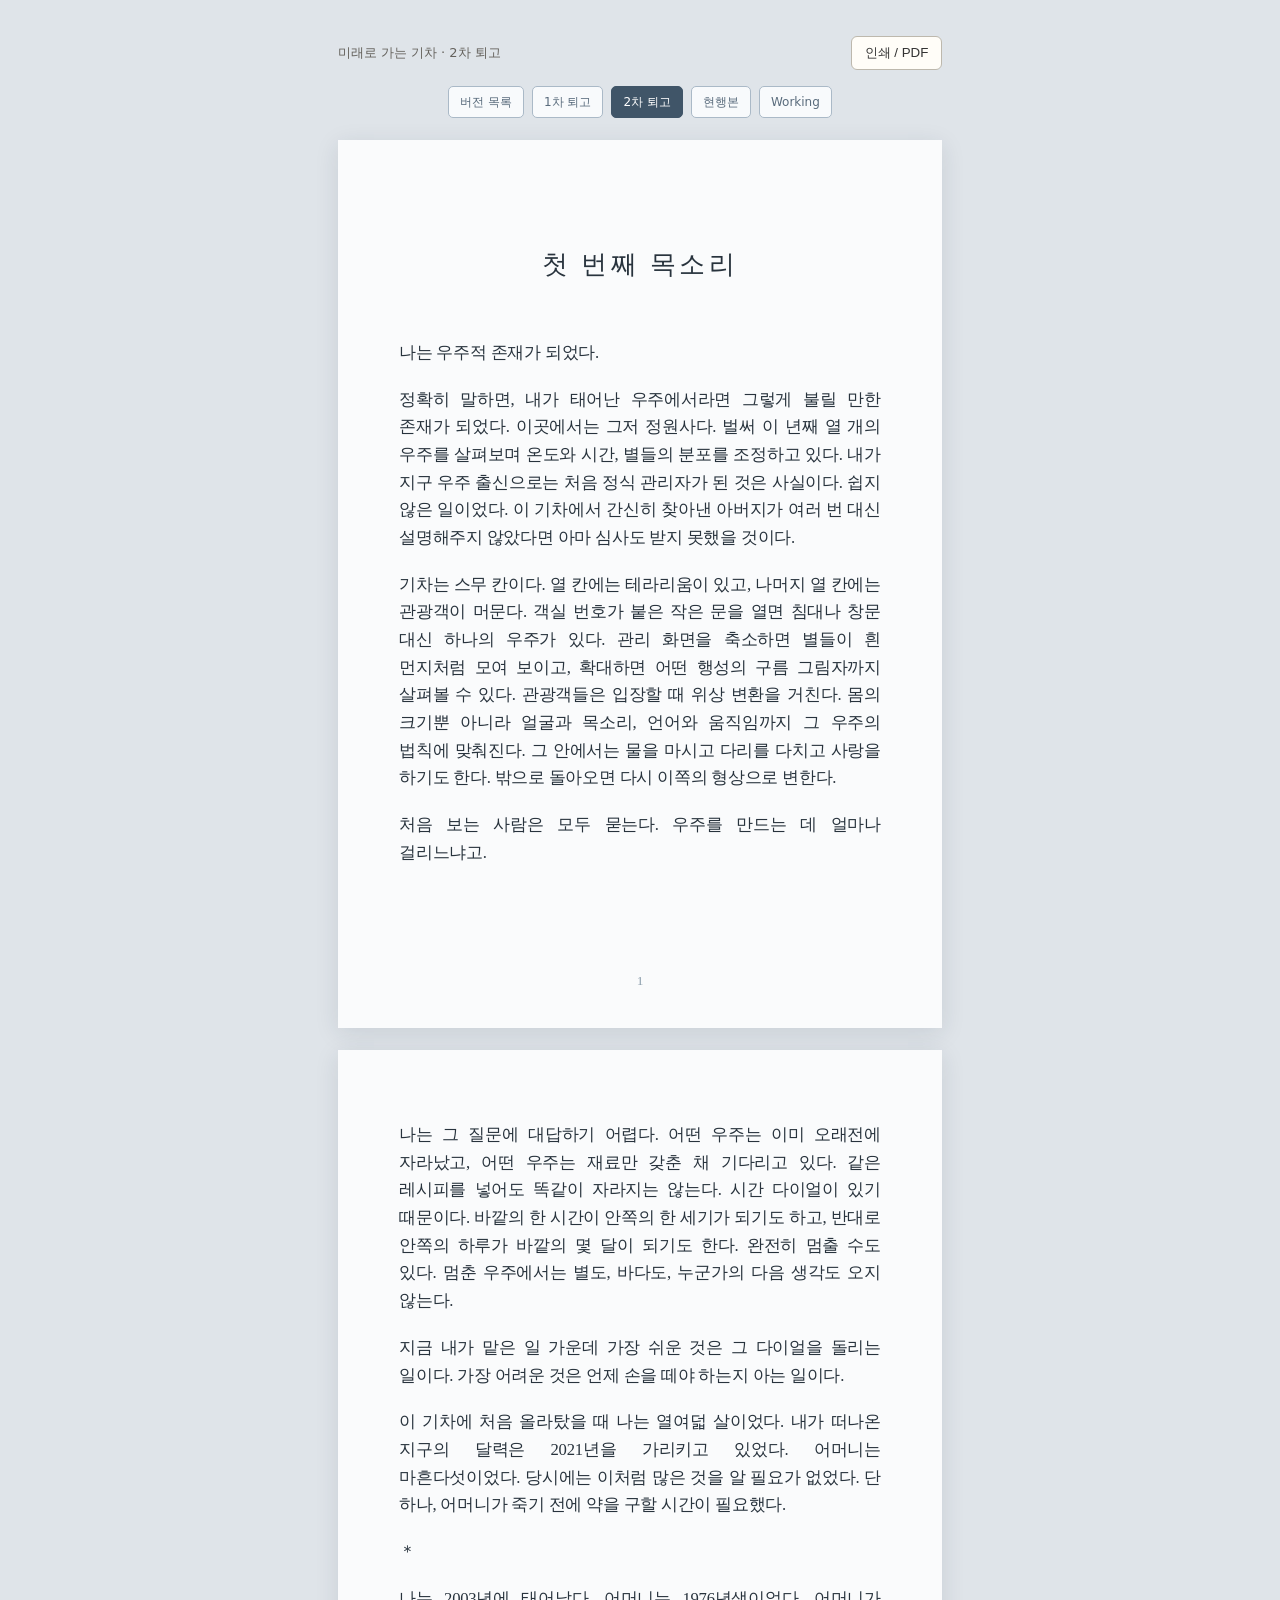
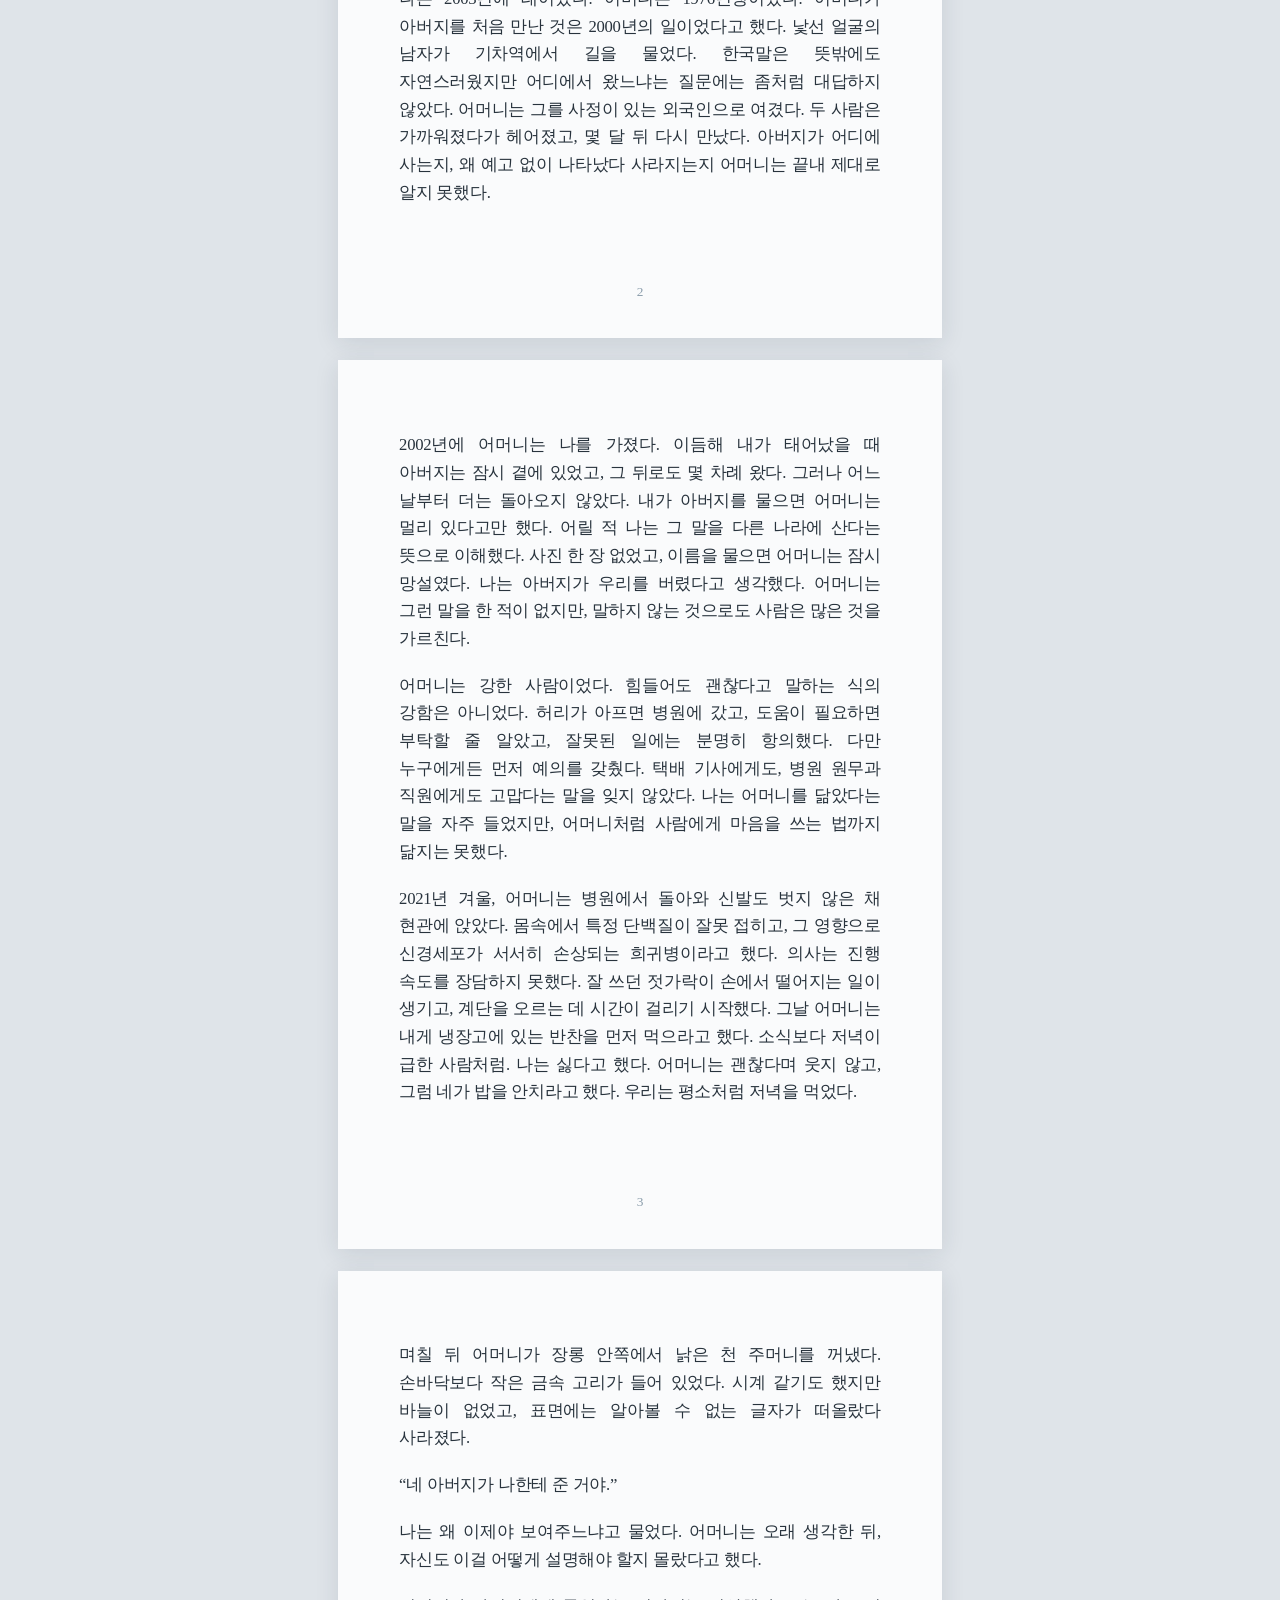
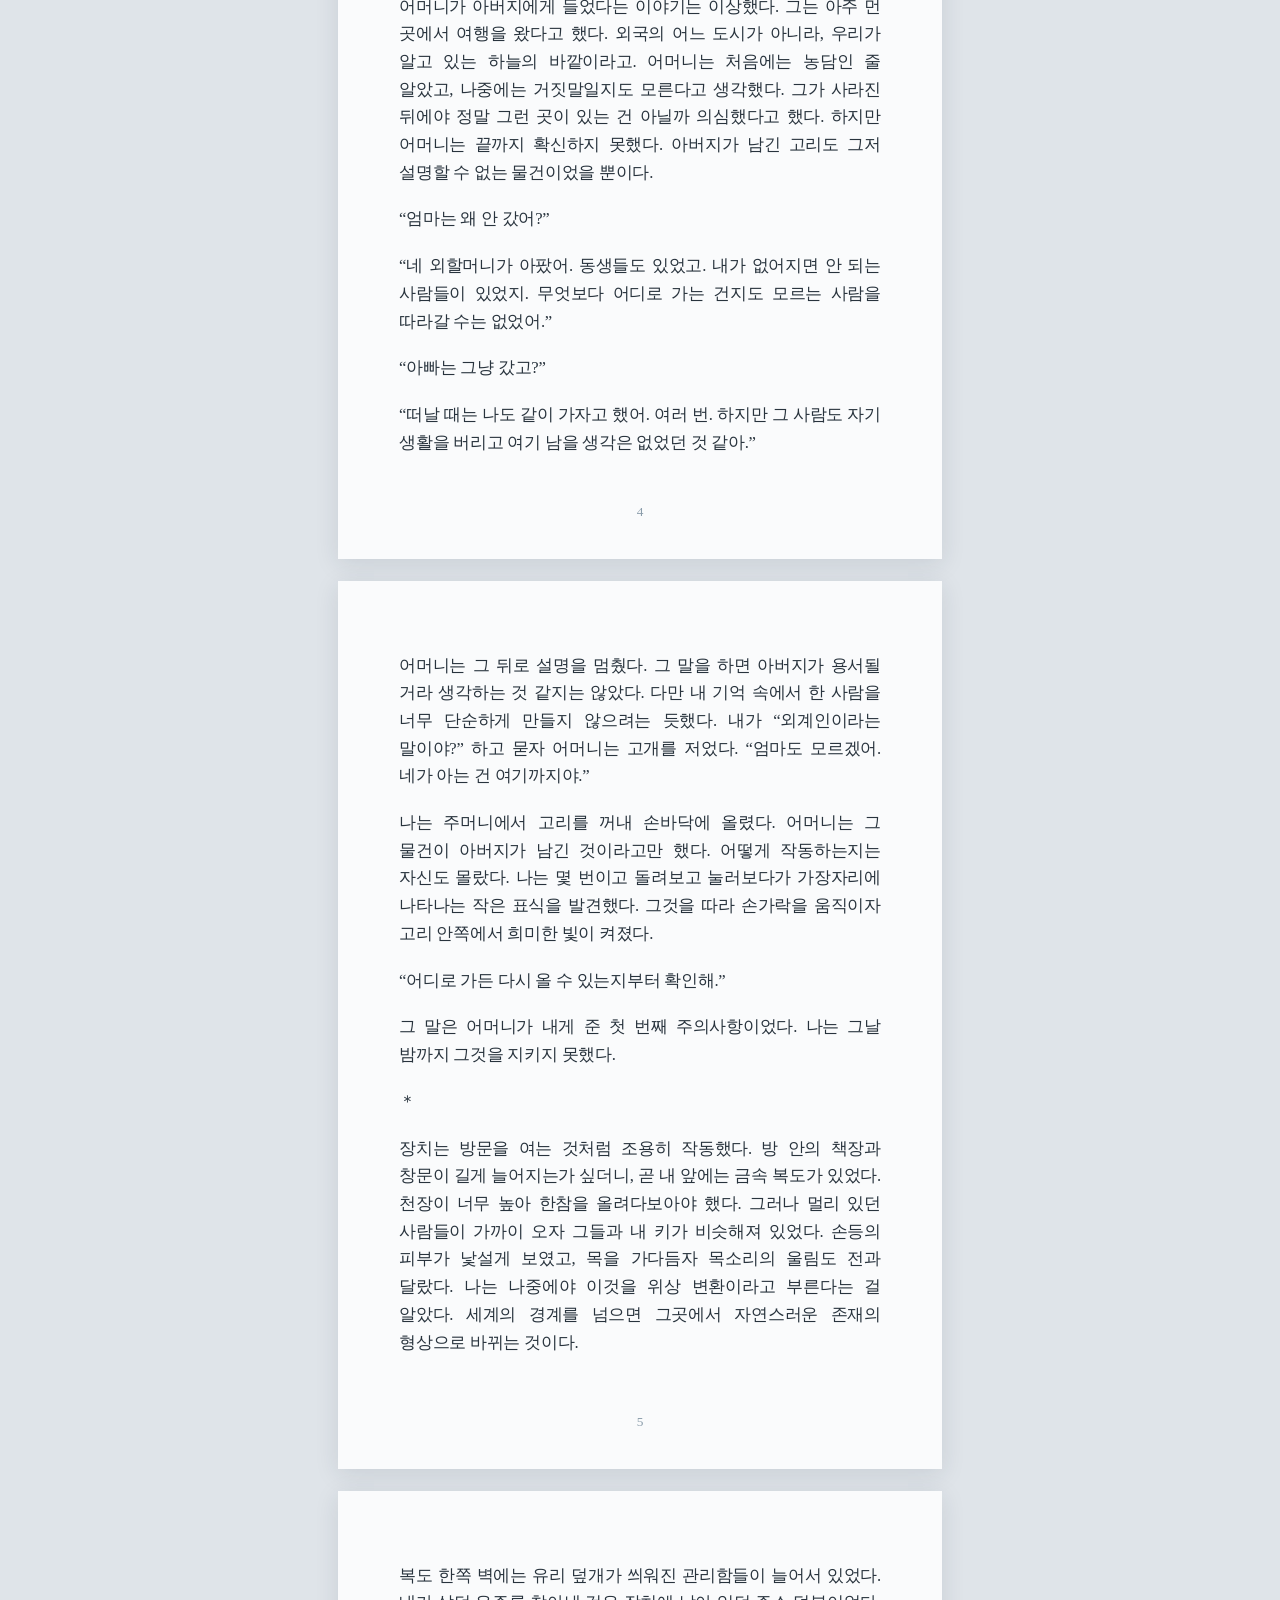
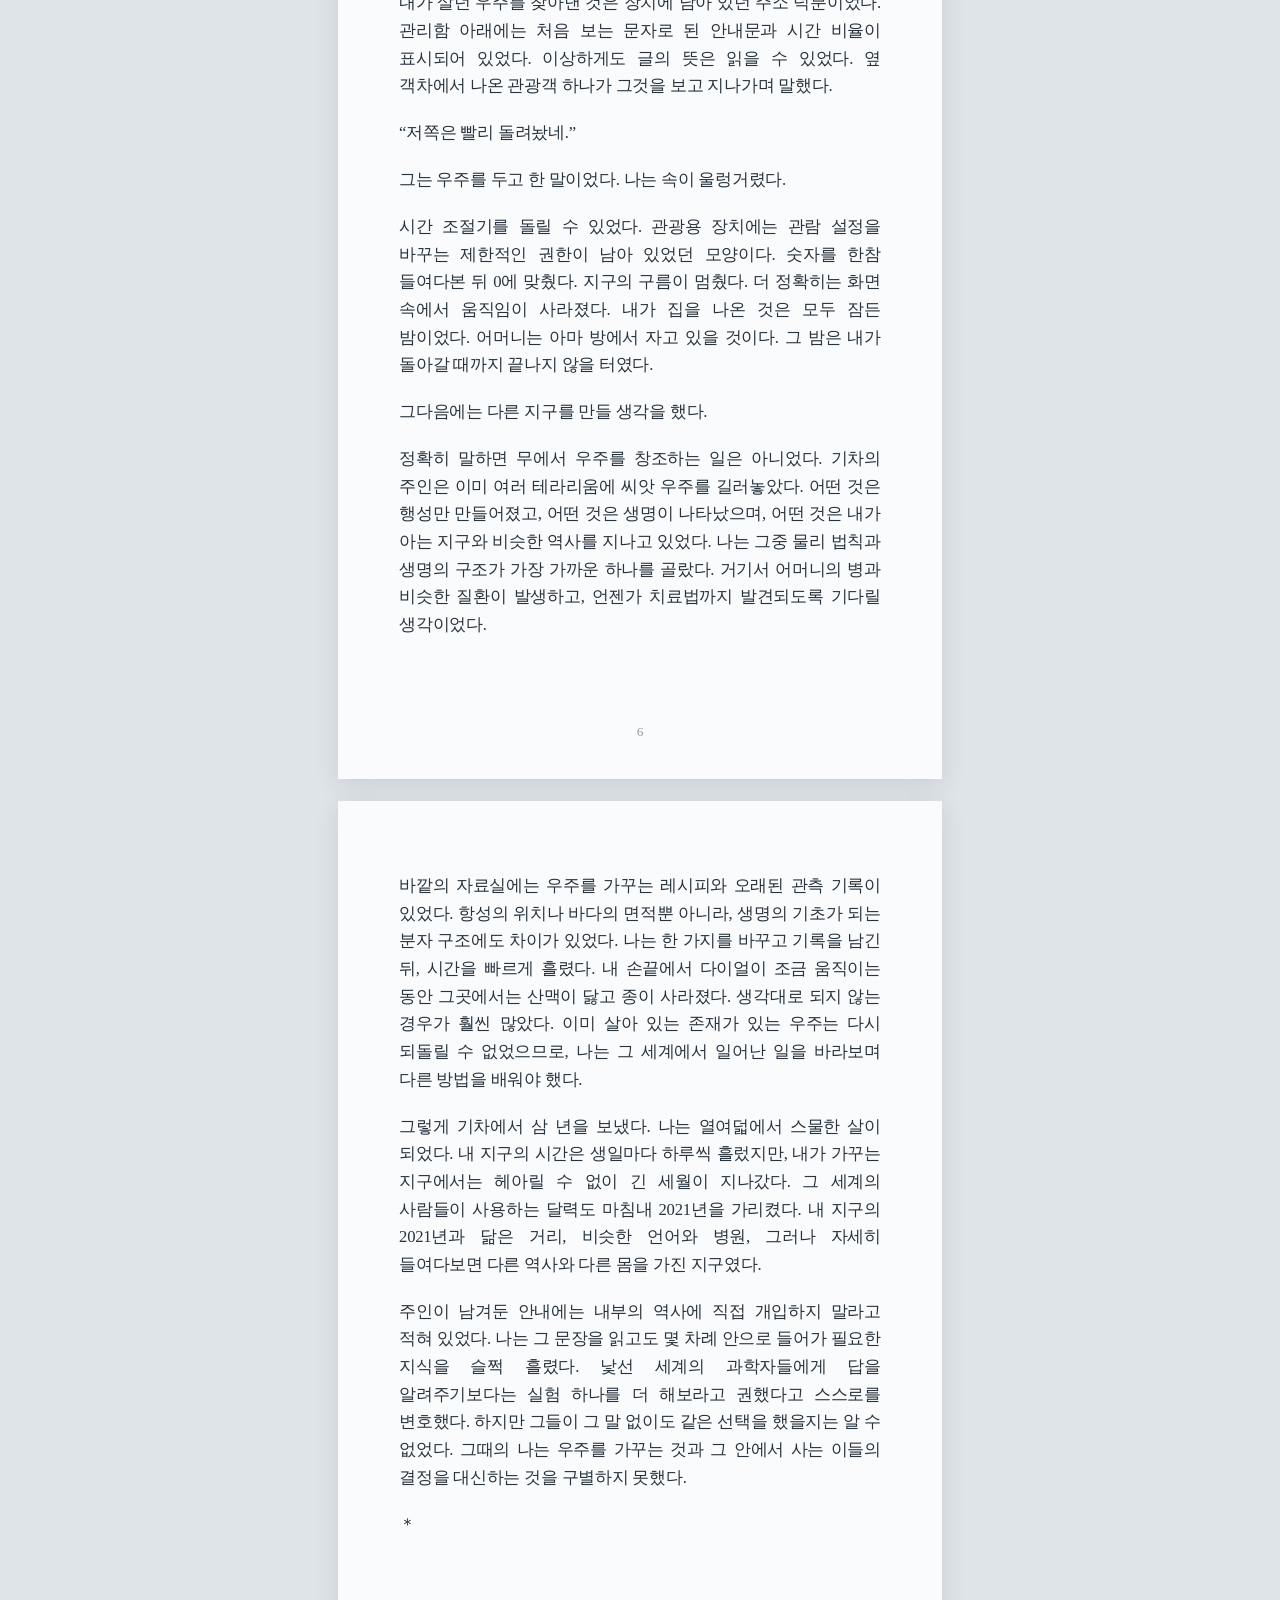
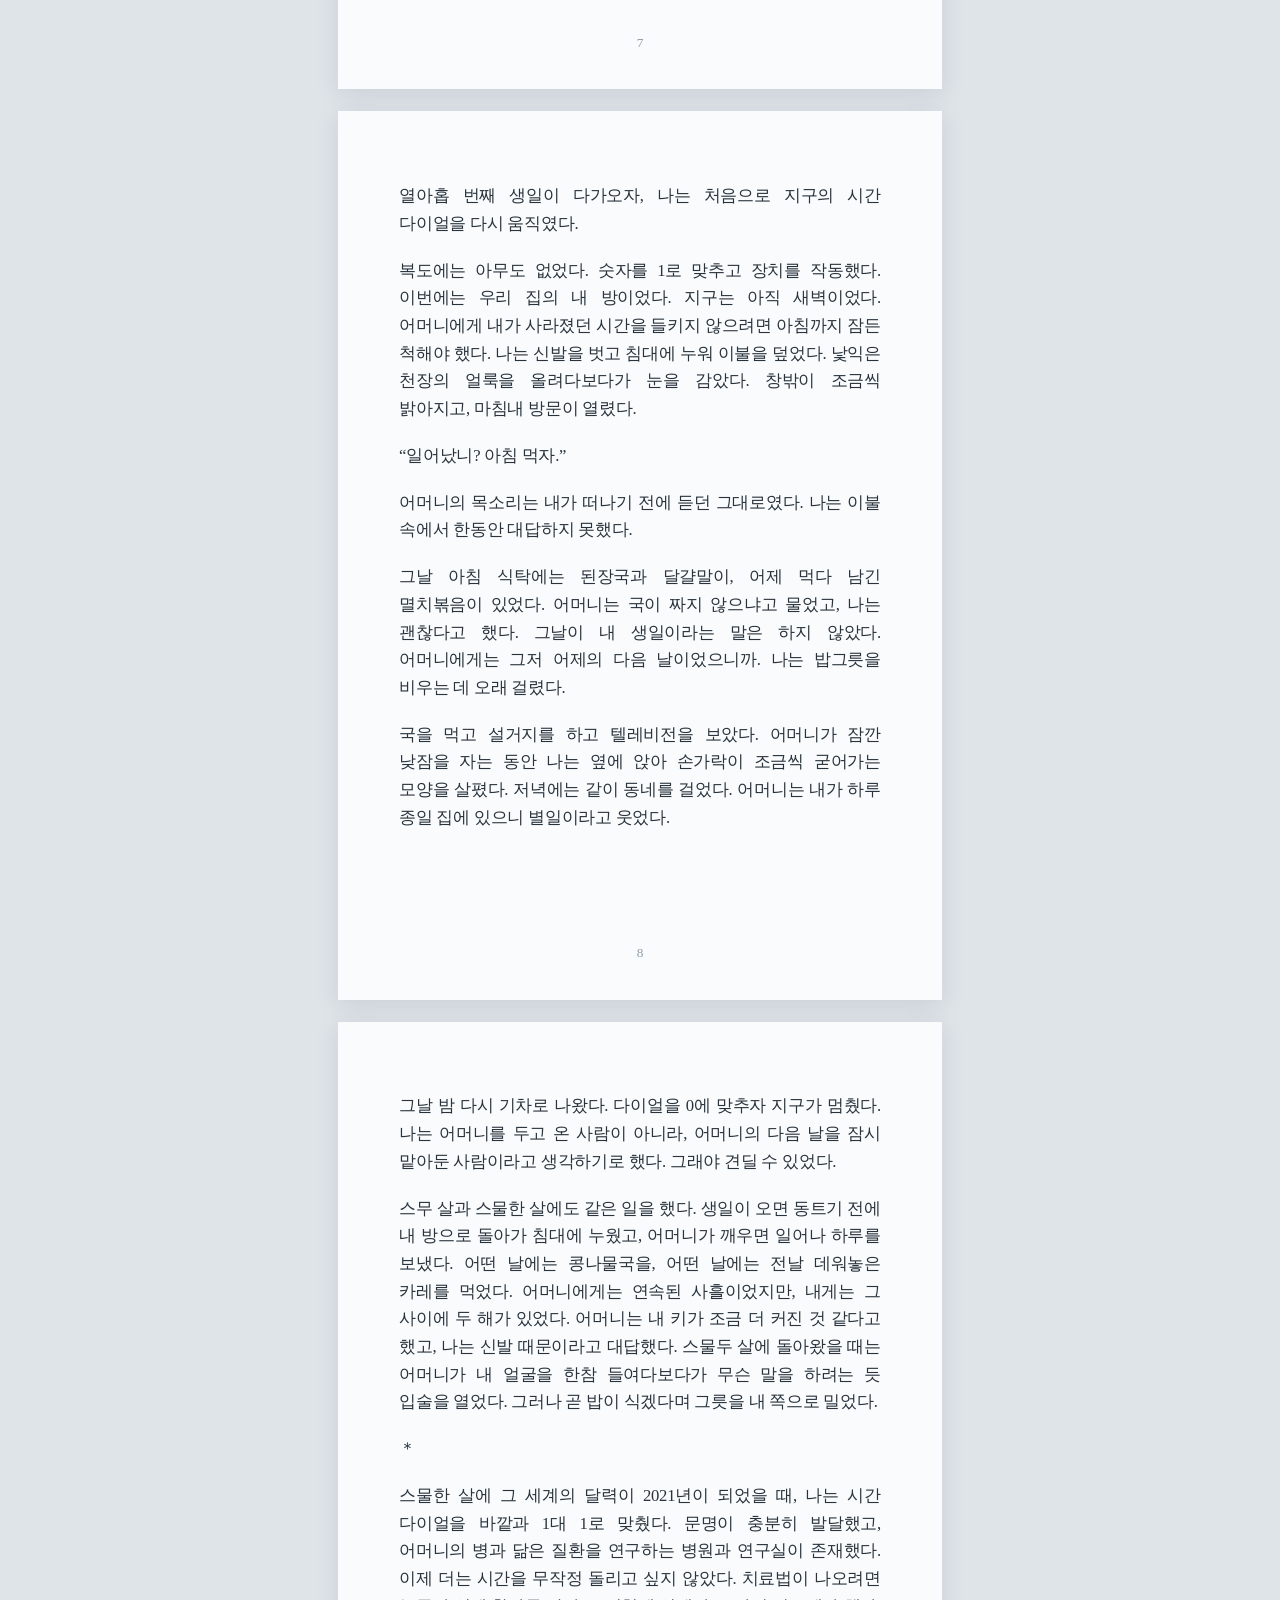
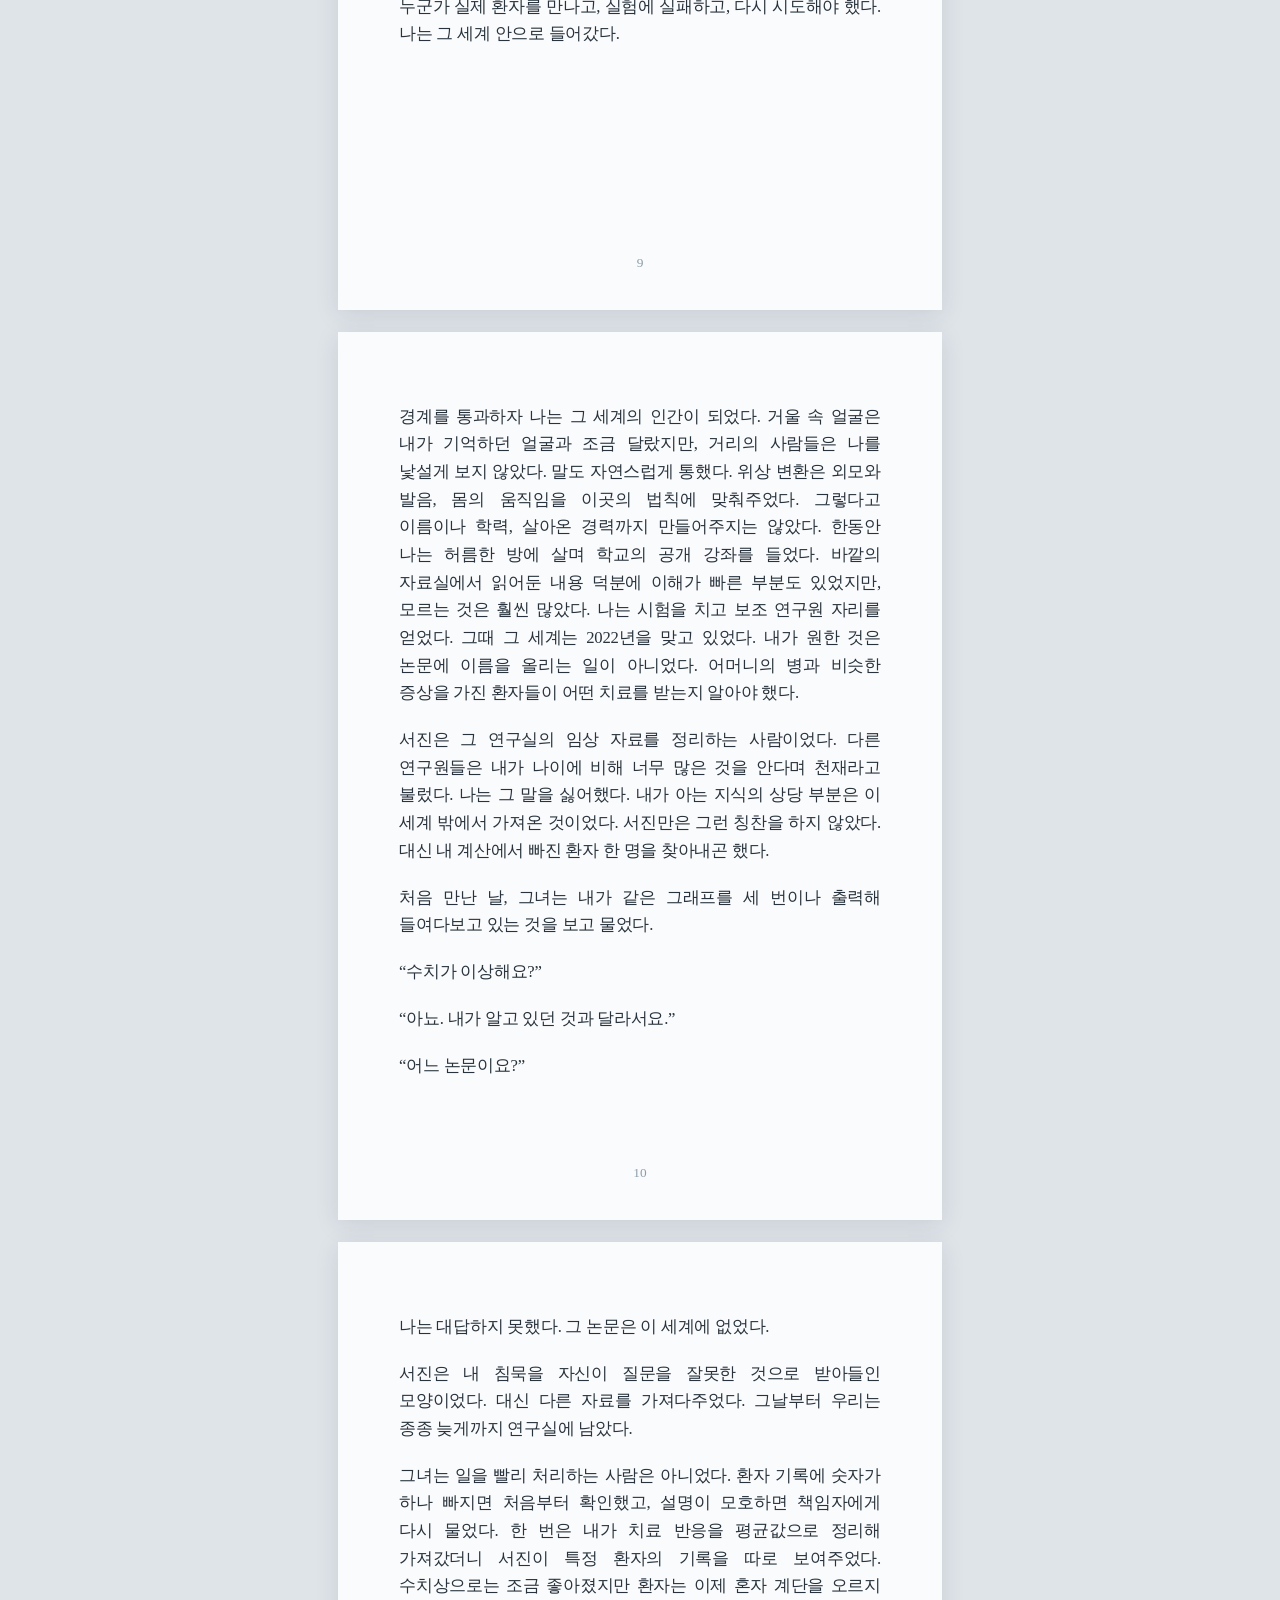
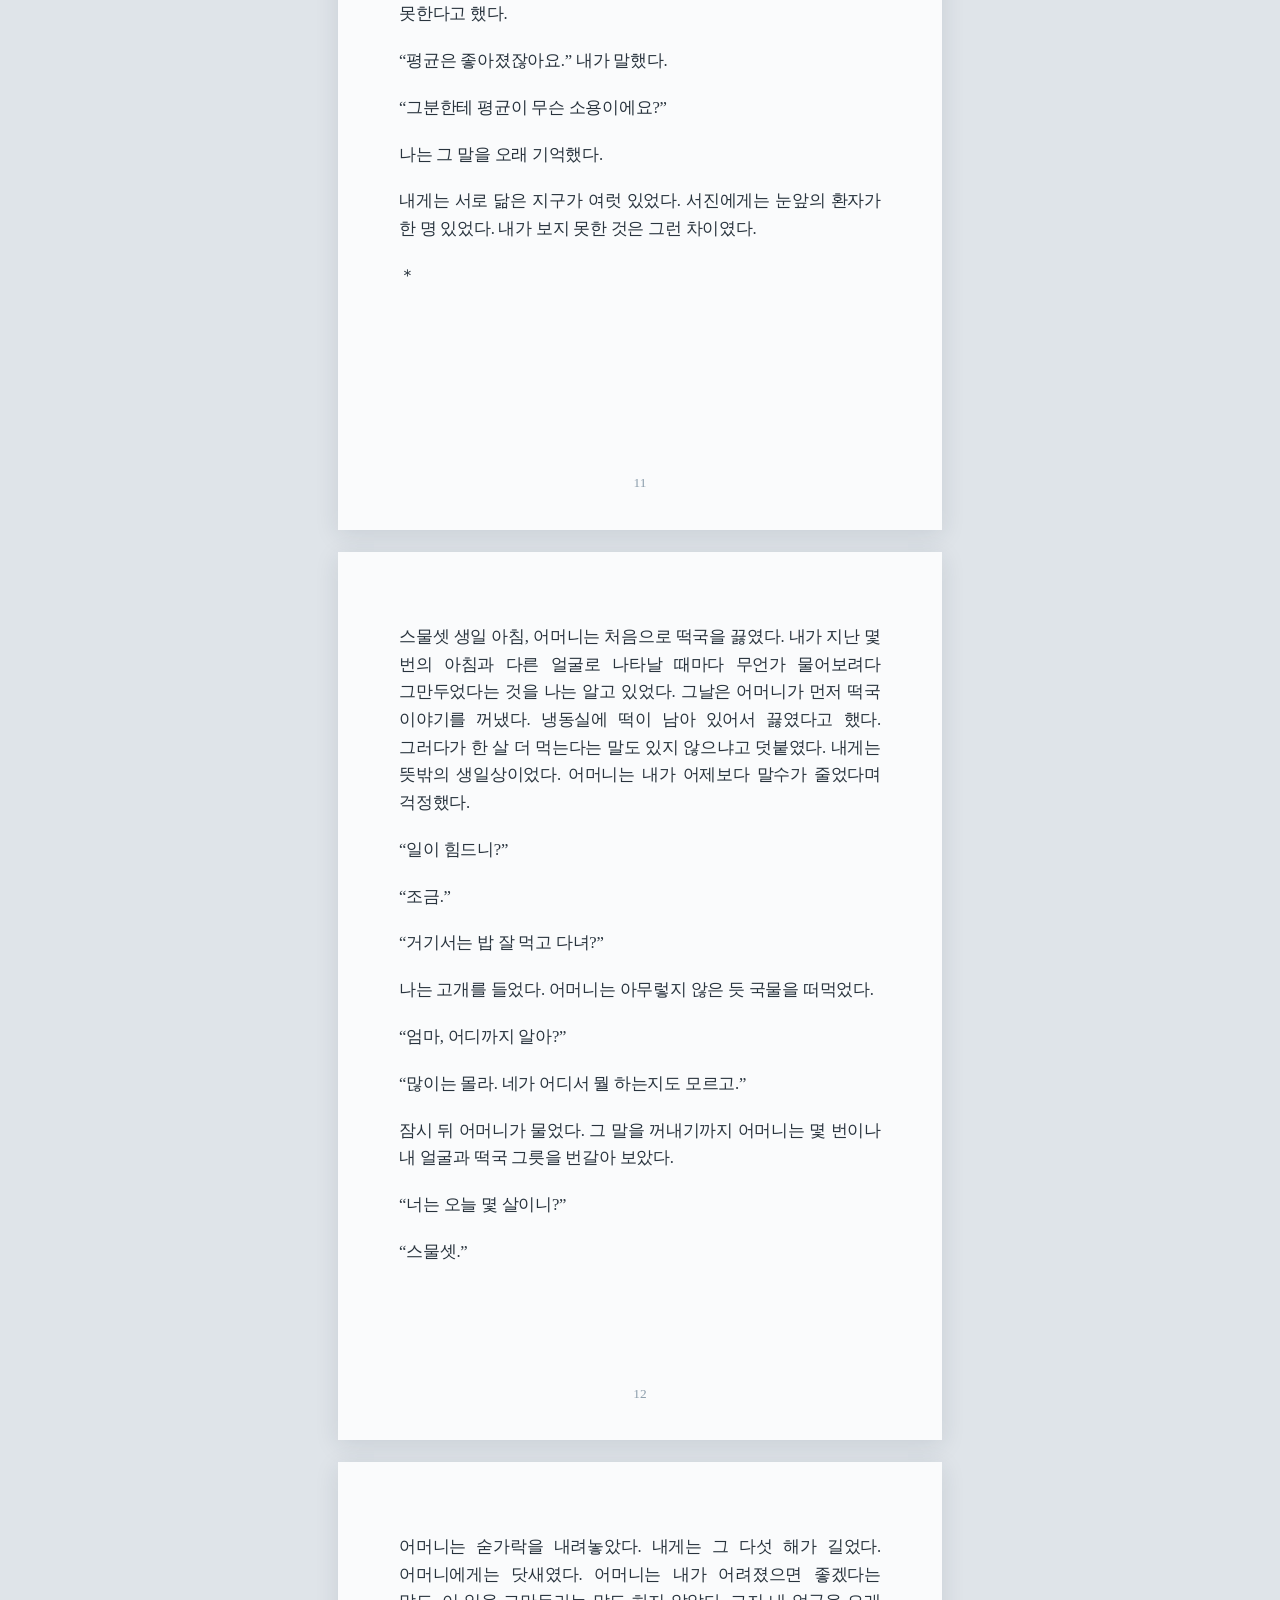
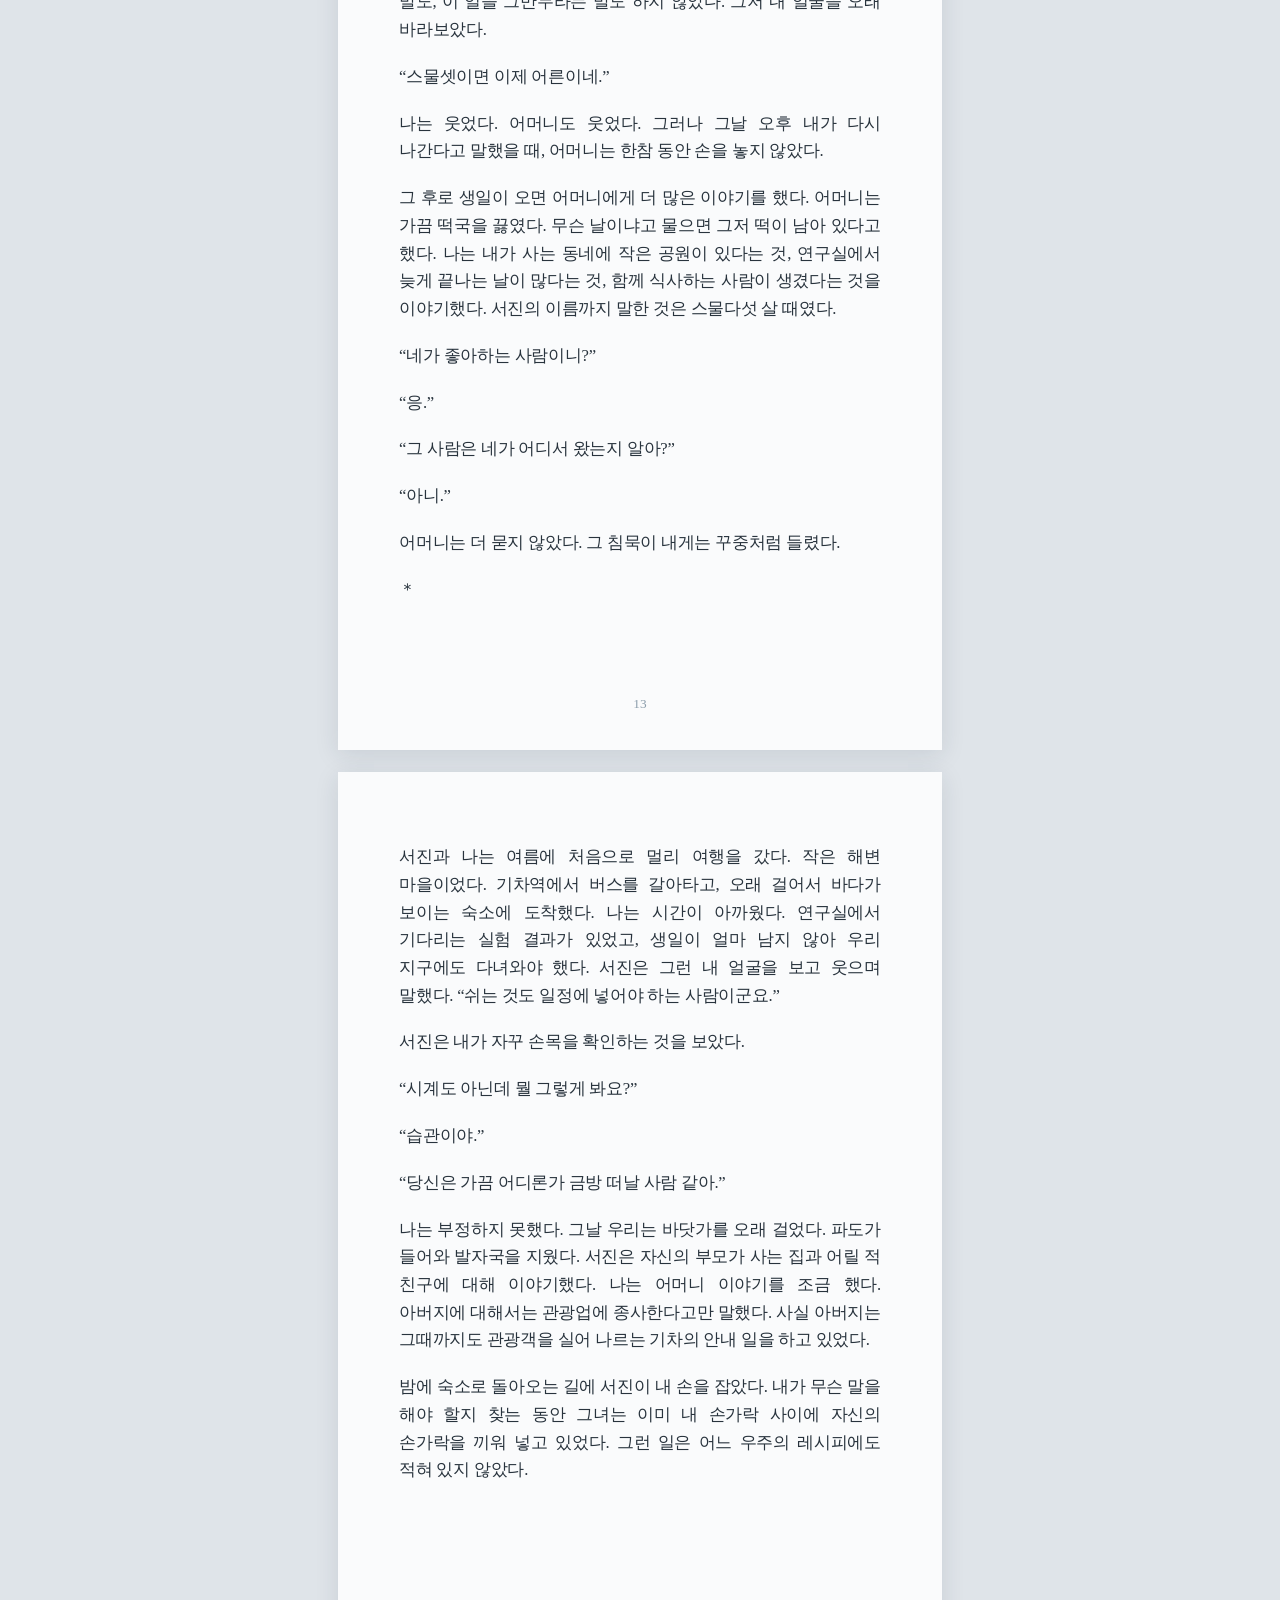
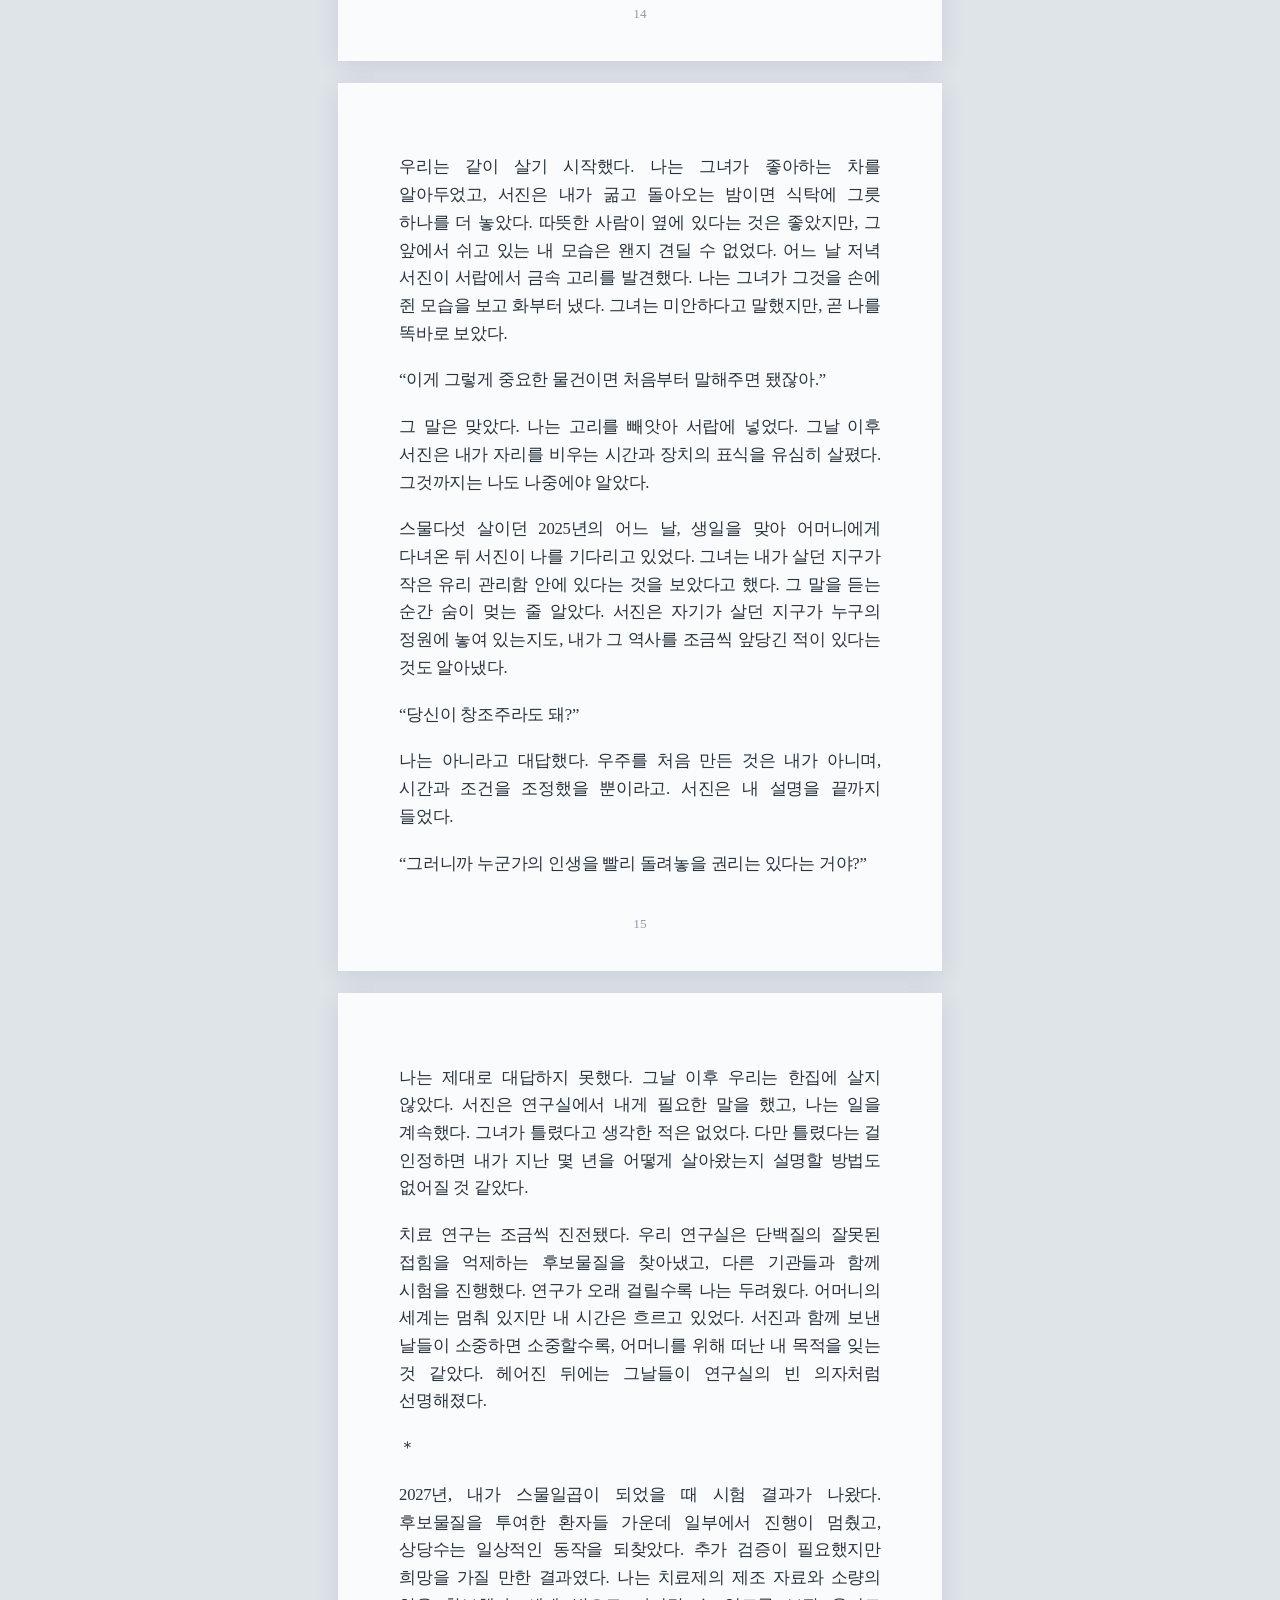
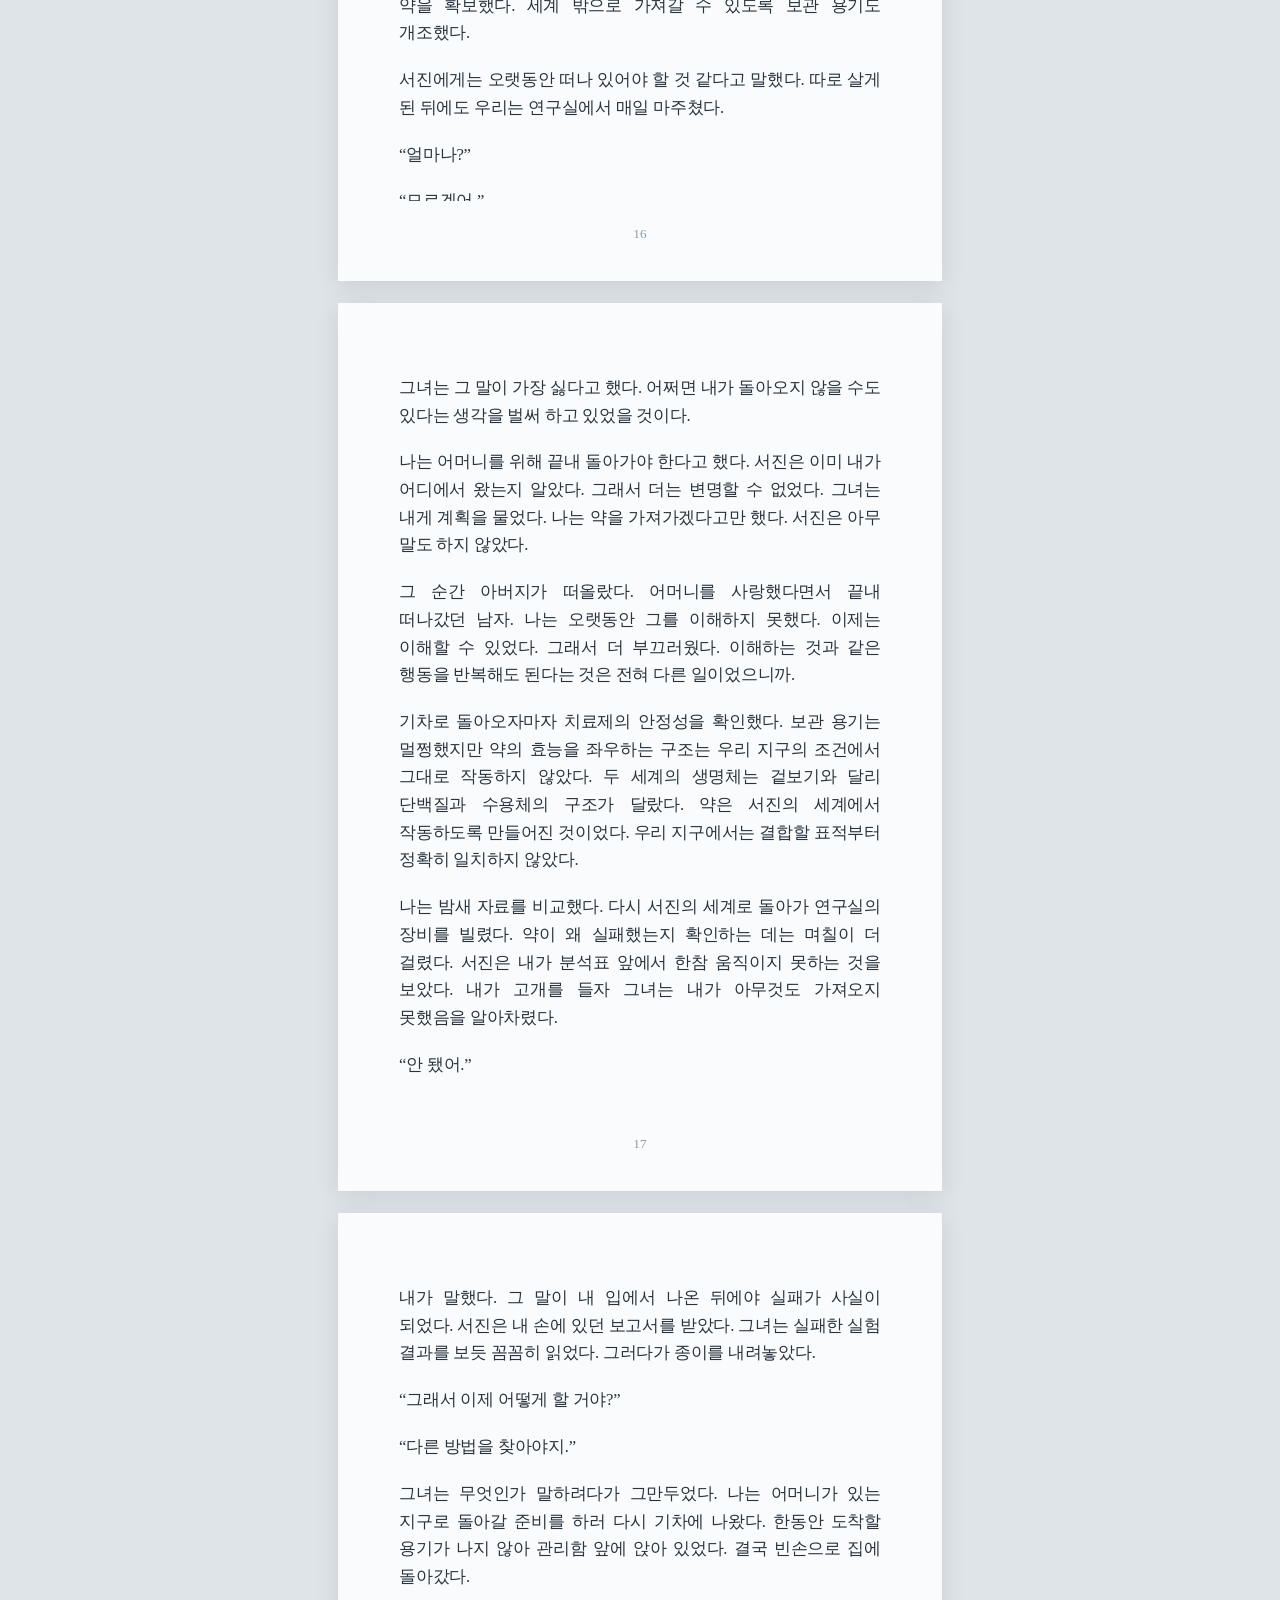
<file: contents/future_train/publish/versions/2차.html>
<!doctype html>
<html lang="ko">
<head>
<meta charset="utf-8">
<meta name="viewport" content="width=device-width, initial-scale=1">
<title>미래로 가는 기차 · 2차 퇴고</title>
<link rel="stylesheet" href="../../../../views/page_style/book.css">
<link rel="stylesheet" href="../../../../views/page_style/future.css">
<link rel="stylesheet" href="../../../../views/page_style/versions.css">
</head>
<body>
<div class="controls"><span>미래로 가는 기차 · 2차 퇴고</span><button onclick="window.print()">인쇄 / PDF</button></div>
<nav class="version-nav" aria-label="원고 버전 선택">
  <a class="version-link" href="../index.html">버전 목록</a>
  <a class="version-link " href="./1차.html">1차 퇴고</a>
  <a class="version-link active" href="./2차.html" aria-current="page">2차 퇴고</a>
  <a class="version-link " href="../manuscript_rewrite.html">현행본</a>
  <a class="version-link" href="../working.html">Working</a>
</nav>
<main class="reader" id="reader" aria-label="미래로 가는 기차 본문"></main>
<div id="source">
<h1 id="첫-번째-목소리">첫 번째 목소리</h1>
<p>나는 우주적 존재가 되었다.</p>
<p>정확히 말하면, 내가 태어난 우주에서라면 그렇게 불릴 만한 존재가
되었다. 이곳에서는 그저 정원사다. 벌써 이 년째 열 개의 우주를 살펴보며
온도와 시간, 별들의 분포를 조정하고 있다. 내가 지구 우주 출신으로는 처음
정식 관리자가 된 것은 사실이다. 쉽지 않은 일이었다. 이 기차에서 간신히
찾아낸 아버지가 여러 번 대신 설명해주지 않았다면 아마 심사도 받지 못했을
것이다.</p>
<p>기차는 스무 칸이다. 열 칸에는 테라리움이 있고, 나머지 열 칸에는
관광객이 머문다. 객실 번호가 붙은 작은 문을 열면 침대나 창문 대신 하나의
우주가 있다. 관리 화면을 축소하면 별들이 흰 먼지처럼 모여 보이고,
확대하면 어떤 행성의 구름 그림자까지 살펴볼 수 있다. 관광객들은 입장할
때 위상 변환을 거친다. 몸의 크기뿐 아니라 얼굴과 목소리, 언어와
움직임까지 그 우주의 법칙에 맞춰진다. 그 안에서는 물을 마시고 다리를
다치고 사랑을 하기도 한다. 밖으로 돌아오면 다시 이쪽의 형상으로
변한다.</p>
<p>처음 보는 사람은 모두 묻는다. 우주를 만드는 데 얼마나 걸리느냐고.</p>
<p>나는 그 질문에 대답하기 어렵다. 어떤 우주는 이미 오래전에 자라났고,
어떤 우주는 재료만 갖춘 채 기다리고 있다. 같은 레시피를 넣어도 똑같이
자라지는 않는다. 시간 다이얼이 있기 때문이다. 바깥의 한 시간이 안쪽의 한
세기가 되기도 하고, 반대로 안쪽의 하루가 바깥의 몇 달이 되기도 한다.
완전히 멈출 수도 있다. 멈춘 우주에서는 별도, 바다도, 누군가의 다음
생각도 오지 않는다.</p>
<p>지금 내가 맡은 일 가운데 가장 쉬운 것은 그 다이얼을 돌리는 일이다.
가장 어려운 것은 언제 손을 떼야 하는지 아는 일이다.</p>
<p>이 기차에 처음 올라탔을 때 나는 열여덟 살이었다. 내가 떠나온 지구의
달력은 2021년을 가리키고 있었다. 어머니는 마흔다섯이었다. 당시에는
이처럼 많은 것을 알 필요가 없었다. 단 하나, 어머니가 죽기 전에 약을 구할
시간이 필요했다.</p>
<p>＊</p>
<p>나는 2003년에 태어났다. 어머니는 1976년생이었다. 어머니가 아버지를
처음 만난 것은 2000년의 일이었다고 했다. 낯선 얼굴의 남자가 기차역에서
길을 물었다. 한국말은 뜻밖에도 자연스러웠지만 어디에서 왔느냐는 질문에는
좀처럼 대답하지 않았다. 어머니는 그를 사정이 있는 외국인으로 여겼다. 두
사람은 가까워졌다가 헤어졌고, 몇 달 뒤 다시 만났다. 아버지가 어디에
사는지, 왜 예고 없이 나타났다 사라지는지 어머니는 끝내 제대로 알지
못했다.</p>
<p>2002년에 어머니는 나를 가졌다. 이듬해 내가 태어났을 때 아버지는 잠시
곁에 있었고, 그 뒤로도 몇 차례 왔다. 그러나 어느 날부터 더는 돌아오지
않았다. 내가 아버지를 물으면 어머니는 멀리 있다고만 했다. 어릴 적 나는
그 말을 다른 나라에 산다는 뜻으로 이해했다. 사진 한 장 없었고, 이름을
물으면 어머니는 잠시 망설였다. 나는 아버지가 우리를 버렸다고 생각했다.
어머니는 그런 말을 한 적이 없지만, 말하지 않는 것으로도 사람은 많은 것을
가르친다.</p>
<p>어머니는 강한 사람이었다. 힘들어도 괜찮다고 말하는 식의 강함은
아니었다. 허리가 아프면 병원에 갔고, 도움이 필요하면 부탁할 줄 알았고,
잘못된 일에는 분명히 항의했다. 다만 누구에게든 먼저 예의를 갖췄다. 택배
기사에게도, 병원 원무과 직원에게도 고맙다는 말을 잊지 않았다. 나는
어머니를 닮았다는 말을 자주 들었지만, 어머니처럼 사람에게 마음을 쓰는
법까지 닮지는 못했다.</p>
<p>2021년 겨울, 어머니는 병원에서 돌아와 신발도 벗지 않은 채 현관에
앉았다. 몸속에서 특정 단백질이 잘못 접히고, 그 영향으로 신경세포가
서서히 손상되는 희귀병이라고 했다. 의사는 진행 속도를 장담하지 못했다.
잘 쓰던 젓가락이 손에서 떨어지는 일이 생기고, 계단을 오르는 데 시간이
걸리기 시작했다. 그날 어머니는 내게 냉장고에 있는 반찬을 먼저 먹으라고
했다. 소식보다 저녁이 급한 사람처럼. 나는 싫다고 했다. 어머니는 괜찮다며
웃지 않고, 그럼 네가 밥을 안치라고 했다. 우리는 평소처럼 저녁을
먹었다.</p>
<p>며칠 뒤 어머니가 장롱 안쪽에서 낡은 천 주머니를 꺼냈다. 손바닥보다
작은 금속 고리가 들어 있었다. 시계 같기도 했지만 바늘이 없었고, 표면에는
알아볼 수 없는 글자가 떠올랐다 사라졌다.</p>
<p>“네 아버지가 나한테 준 거야.”</p>
<p>나는 왜 이제야 보여주느냐고 물었다. 어머니는 오래 생각한 뒤, 자신도
이걸 어떻게 설명해야 할지 몰랐다고 했다.</p>
<p>어머니가 아버지에게 들었다는 이야기는 이상했다. 그는 아주 먼 곳에서
여행을 왔다고 했다. 외국의 어느 도시가 아니라, 우리가 알고 있는 하늘의
바깥이라고. 어머니는 처음에는 농담인 줄 알았고, 나중에는 거짓말일지도
모른다고 생각했다. 그가 사라진 뒤에야 정말 그런 곳이 있는 건 아닐까
의심했다고 했다. 하지만 어머니는 끝까지 확신하지 못했다. 아버지가 남긴
고리도 그저 설명할 수 없는 물건이었을 뿐이다.</p>
<p>“엄마는 왜 안 갔어?”</p>
<p>“네 외할머니가 아팠어. 동생들도 있었고. 내가 없어지면 안 되는
사람들이 있었지. 무엇보다 어디로 가는 건지도 모르는 사람을 따라갈 수는
없었어.”</p>
<p>“아빠는 그냥 갔고?”</p>
<p>“떠날 때는 나도 같이 가자고 했어. 여러 번. 하지만 그 사람도 자기
생활을 버리고 여기 남을 생각은 없었던 것 같아.”</p>
<p>어머니는 그 뒤로 설명을 멈췄다. 그 말을 하면 아버지가 용서될 거라
생각하는 것 같지는 않았다. 다만 내 기억 속에서 한 사람을 너무 단순하게
만들지 않으려는 듯했다. 내가 “외계인이라는 말이야?” 하고 묻자 어머니는
고개를 저었다. “엄마도 모르겠어. 네가 아는 건 여기까지야.”</p>
<p>나는 주머니에서 고리를 꺼내 손바닥에 올렸다. 어머니는 그 물건이
아버지가 남긴 것이라고만 했다. 어떻게 작동하는지는 자신도 몰랐다. 나는
몇 번이고 돌려보고 눌러보다가 가장자리에 나타나는 작은 표식을 발견했다.
그것을 따라 손가락을 움직이자 고리 안쪽에서 희미한 빛이 켜졌다.</p>
<p>“어디로 가든 다시 올 수 있는지부터 확인해.”</p>
<p>그 말은 어머니가 내게 준 첫 번째 주의사항이었다. 나는 그날 밤까지
그것을 지키지 못했다.</p>
<p>＊</p>
<p>장치는 방문을 여는 것처럼 조용히 작동했다. 방 안의 책장과 창문이 길게
늘어지는가 싶더니, 곧 내 앞에는 금속 복도가 있었다. 천장이 너무 높아
한참을 올려다보아야 했다. 그러나 멀리 있던 사람들이 가까이 오자 그들과
내 키가 비슷해져 있었다. 손등의 피부가 낯설게 보였고, 목을 가다듬자
목소리의 울림도 전과 달랐다. 나는 나중에야 이것을 위상 변환이라고
부른다는 걸 알았다. 세계의 경계를 넘으면 그곳에서 자연스러운 존재의
형상으로 바뀌는 것이다.</p>
<p>복도 한쪽 벽에는 유리 덮개가 씌워진 관리함들이 늘어서 있었다. 내가
살던 우주를 찾아낸 것은 장치에 남아 있던 주소 덕분이었다. 관리함
아래에는 처음 보는 문자로 된 안내문과 시간 비율이 표시되어 있었다.
이상하게도 글의 뜻은 읽을 수 있었다. 옆 객차에서 나온 관광객 하나가
그것을 보고 지나가며 말했다.</p>
<p>“저쪽은 빨리 돌려놨네.”</p>
<p>그는 우주를 두고 한 말이었다. 나는 속이 울렁거렸다.</p>
<p>시간 조절기를 돌릴 수 있었다. 관광용 장치에는 관람 설정을 바꾸는
제한적인 권한이 남아 있었던 모양이다. 숫자를 한참 들여다본 뒤 0에
맞췄다. 지구의 구름이 멈췄다. 더 정확히는 화면 속에서 움직임이 사라졌다.
내가 집을 나온 것은 모두 잠든 밤이었다. 어머니는 아마 방에서 자고 있을
것이다. 그 밤은 내가 돌아갈 때까지 끝나지 않을 터였다.</p>
<p>그다음에는 다른 지구를 만들 생각을 했다.</p>
<p>정확히 말하면 무에서 우주를 창조하는 일은 아니었다. 기차의 주인은
이미 여러 테라리움에 씨앗 우주를 길러놓았다. 어떤 것은 행성만
만들어졌고, 어떤 것은 생명이 나타났으며, 어떤 것은 내가 아는 지구와
비슷한 역사를 지나고 있었다. 나는 그중 물리 법칙과 생명의 구조가 가장
가까운 하나를 골랐다. 거기서 어머니의 병과 비슷한 질환이 발생하고,
언젠가 치료법까지 발견되도록 기다릴 생각이었다.</p>
<p>바깥의 자료실에는 우주를 가꾸는 레시피와 오래된 관측 기록이 있었다.
항성의 위치나 바다의 면적뿐 아니라, 생명의 기초가 되는 분자 구조에도
차이가 있었다. 나는 한 가지를 바꾸고 기록을 남긴 뒤, 시간을 빠르게
흘렸다. 내 손끝에서 다이얼이 조금 움직이는 동안 그곳에서는 산맥이 닳고
종이 사라졌다. 생각대로 되지 않는 경우가 훨씬 많았다. 이미 살아 있는
존재가 있는 우주는 다시 되돌릴 수 없었으므로, 나는 그 세계에서 일어난
일을 바라보며 다른 방법을 배워야 했다.</p>
<p>그렇게 기차에서 삼 년을 보냈다. 나는 열여덟에서 스물한 살이 되었다.
내 지구의 시간은 생일마다 하루씩 흘렀지만, 내가 가꾸는 지구에서는 헤아릴
수 없이 긴 세월이 지나갔다. 그 세계의 사람들이 사용하는 달력도 마침내
2021년을 가리켰다. 내 지구의 2021년과 닮은 거리, 비슷한 언어와 병원,
그러나 자세히 들여다보면 다른 역사와 다른 몸을 가진 지구였다.</p>
<p>주인이 남겨둔 안내에는 내부의 역사에 직접 개입하지 말라고 적혀
있었다. 나는 그 문장을 읽고도 몇 차례 안으로 들어가 필요한 지식을 슬쩍
흘렸다. 낯선 세계의 과학자들에게 답을 알려주기보다는 실험 하나를 더
해보라고 권했다고 스스로를 변호했다. 하지만 그들이 그 말 없이도 같은
선택을 했을지는 알 수 없었다. 그때의 나는 우주를 가꾸는 것과 그 안에서
사는 이들의 결정을 대신하는 것을 구별하지 못했다.</p>
<p>＊</p>
<p>열아홉 번째 생일이 다가오자, 나는 처음으로 지구의 시간 다이얼을 다시
움직였다.</p>
<p>복도에는 아무도 없었다. 숫자를 1로 맞추고 장치를 작동했다. 이번에는
우리 집의 내 방이었다. 지구는 아직 새벽이었다. 어머니에게 내가 사라졌던
시간을 들키지 않으려면 아침까지 잠든 척해야 했다. 나는 신발을 벗고
침대에 누워 이불을 덮었다. 낯익은 천장의 얼룩을 올려다보다가 눈을
감았다. 창밖이 조금씩 밝아지고, 마침내 방문이 열렸다.</p>
<p>“일어났니? 아침 먹자.”</p>
<p>어머니의 목소리는 내가 떠나기 전에 듣던 그대로였다. 나는 이불 속에서
한동안 대답하지 못했다.</p>
<p>그날 아침 식탁에는 된장국과 달걀말이, 어제 먹다 남긴 멸치볶음이
있었다. 어머니는 국이 짜지 않으냐고 물었고, 나는 괜찮다고 했다. 그날이
내 생일이라는 말은 하지 않았다. 어머니에게는 그저 어제의 다음
날이었으니까. 나는 밥그릇을 비우는 데 오래 걸렸다.</p>
<p>국을 먹고 설거지를 하고 텔레비전을 보았다. 어머니가 잠깐 낮잠을 자는
동안 나는 옆에 앉아 손가락이 조금씩 굳어가는 모양을 살폈다. 저녁에는
같이 동네를 걸었다. 어머니는 내가 하루 종일 집에 있으니 별일이라고
웃었다.</p>
<p>그날 밤 다시 기차로 나왔다. 다이얼을 0에 맞추자 지구가 멈췄다. 나는
어머니를 두고 온 사람이 아니라, 어머니의 다음 날을 잠시 맡아둔
사람이라고 생각하기로 했다. 그래야 견딜 수 있었다.</p>
<p>스무 살과 스물한 살에도 같은 일을 했다. 생일이 오면 동트기 전에 내
방으로 돌아가 침대에 누웠고, 어머니가 깨우면 일어나 하루를 보냈다. 어떤
날에는 콩나물국을, 어떤 날에는 전날 데워놓은 카레를 먹었다. 어머니에게는
연속된 사흘이었지만, 내게는 그 사이에 두 해가 있었다. 어머니는 내 키가
조금 더 커진 것 같다고 했고, 나는 신발 때문이라고 대답했다. 스물두 살에
돌아왔을 때는 어머니가 내 얼굴을 한참 들여다보다가 무슨 말을 하려는 듯
입술을 열었다. 그러나 곧 밥이 식겠다며 그릇을 내 쪽으로 밀었다.</p>
<p>＊</p>
<p>스물한 살에 그 세계의 달력이 2021년이 되었을 때, 나는 시간 다이얼을
바깥과 1대 1로 맞췄다. 문명이 충분히 발달했고, 어머니의 병과 닮은 질환을
연구하는 병원과 연구실이 존재했다. 이제 더는 시간을 무작정 돌리고 싶지
않았다. 치료법이 나오려면 누군가 실제 환자를 만나고, 실험에 실패하고,
다시 시도해야 했다. 나는 그 세계 안으로 들어갔다.</p>
<p>경계를 통과하자 나는 그 세계의 인간이 되었다. 거울 속 얼굴은 내가
기억하던 얼굴과 조금 달랐지만, 거리의 사람들은 나를 낯설게 보지 않았다.
말도 자연스럽게 통했다. 위상 변환은 외모와 발음, 몸의 움직임을 이곳의
법칙에 맞춰주었다. 그렇다고 이름이나 학력, 살아온 경력까지 만들어주지는
않았다. 한동안 나는 허름한 방에 살며 학교의 공개 강좌를 들었다. 바깥의
자료실에서 읽어둔 내용 덕분에 이해가 빠른 부분도 있었지만, 모르는 것은
훨씬 많았다. 나는 시험을 치고 보조 연구원 자리를 얻었다. 그때 그 세계는
2022년을 맞고 있었다. 내가 원한 것은 논문에 이름을 올리는 일이 아니었다.
어머니의 병과 비슷한 증상을 가진 환자들이 어떤 치료를 받는지 알아야
했다.</p>
<p>서진은 그 연구실의 임상 자료를 정리하는 사람이었다. 다른 연구원들은
내가 나이에 비해 너무 많은 것을 안다며 천재라고 불렀다. 나는 그 말을
싫어했다. 내가 아는 지식의 상당 부분은 이 세계 밖에서 가져온 것이었다.
서진만은 그런 칭찬을 하지 않았다. 대신 내 계산에서 빠진 환자 한 명을
찾아내곤 했다.</p>
<p>처음 만난 날, 그녀는 내가 같은 그래프를 세 번이나 출력해 들여다보고
있는 것을 보고 물었다.</p>
<p>“수치가 이상해요?”</p>
<p>“아뇨. 내가 알고 있던 것과 달라서요.”</p>
<p>“어느 논문이요?”</p>
<p>나는 대답하지 못했다. 그 논문은 이 세계에 없었다.</p>
<p>서진은 내 침묵을 자신이 질문을 잘못한 것으로 받아들인 모양이었다.
대신 다른 자료를 가져다주었다. 그날부터 우리는 종종 늦게까지 연구실에
남았다.</p>
<p>그녀는 일을 빨리 처리하는 사람은 아니었다. 환자 기록에 숫자가 하나
빠지면 처음부터 확인했고, 설명이 모호하면 책임자에게 다시 물었다. 한
번은 내가 치료 반응을 평균값으로 정리해 가져갔더니 서진이 특정 환자의
기록을 따로 보여주었다. 수치상으로는 조금 좋아졌지만 환자는 이제 혼자
계단을 오르지 못한다고 했다.</p>
<p>“평균은 좋아졌잖아요.” 내가 말했다.</p>
<p>“그분한테 평균이 무슨 소용이에요?”</p>
<p>나는 그 말을 오래 기억했다.</p>
<p>내게는 서로 닮은 지구가 여럿 있었다. 서진에게는 눈앞의 환자가 한 명
있었다. 내가 보지 못한 것은 그런 차이였다.</p>
<p>＊</p>
<p>스물셋 생일 아침, 어머니는 처음으로 떡국을 끓였다. 내가 지난 몇 번의
아침과 다른 얼굴로 나타날 때마다 무언가 물어보려다 그만두었다는 것을
나는 알고 있었다. 그날은 어머니가 먼저 떡국 이야기를 꺼냈다. 냉동실에
떡이 남아 있어서 끓였다고 했다. 그러다가 한 살 더 먹는다는 말도 있지
않으냐고 덧붙였다. 내게는 뜻밖의 생일상이었다. 어머니는 내가 어제보다
말수가 줄었다며 걱정했다.</p>
<p>“일이 힘드니?”</p>
<p>“조금.”</p>
<p>“거기서는 밥 잘 먹고 다녀?”</p>
<p>나는 고개를 들었다. 어머니는 아무렇지 않은 듯 국물을 떠먹었다.</p>
<p>“엄마, 어디까지 알아?”</p>
<p>“많이는 몰라. 네가 어디서 뭘 하는지도 모르고.”</p>
<p>잠시 뒤 어머니가 물었다. 그 말을 꺼내기까지 어머니는 몇 번이나 내
얼굴과 떡국 그릇을 번갈아 보았다.</p>
<p>“너는 오늘 몇 살이니?”</p>
<p>“스물셋.”</p>
<p>어머니는 숟가락을 내려놓았다. 내게는 그 다섯 해가 길었다.
어머니에게는 닷새였다. 어머니는 내가 어려졌으면 좋겠다는 말도, 이 일을
그만두라는 말도 하지 않았다. 그저 내 얼굴을 오래 바라보았다.</p>
<p>“스물셋이면 이제 어른이네.”</p>
<p>나는 웃었다. 어머니도 웃었다. 그러나 그날 오후 내가 다시 나간다고
말했을 때, 어머니는 한참 동안 손을 놓지 않았다.</p>
<p>그 후로 생일이 오면 어머니에게 더 많은 이야기를 했다. 어머니는 가끔
떡국을 끓였다. 무슨 날이냐고 물으면 그저 떡이 남아 있다고 했다. 나는
내가 사는 동네에 작은 공원이 있다는 것, 연구실에서 늦게 끝나는 날이
많다는 것, 함께 식사하는 사람이 생겼다는 것을 이야기했다. 서진의
이름까지 말한 것은 스물다섯 살 때였다.</p>
<p>“네가 좋아하는 사람이니?”</p>
<p>“응.”</p>
<p>“그 사람은 네가 어디서 왔는지 알아?”</p>
<p>“아니.”</p>
<p>어머니는 더 묻지 않았다. 그 침묵이 내게는 꾸중처럼 들렸다.</p>
<p>＊</p>
<p>서진과 나는 여름에 처음으로 멀리 여행을 갔다. 작은 해변 마을이었다.
기차역에서 버스를 갈아타고, 오래 걸어서 바다가 보이는 숙소에 도착했다.
나는 시간이 아까웠다. 연구실에서 기다리는 실험 결과가 있었고, 생일이
얼마 남지 않아 우리 지구에도 다녀와야 했다. 서진은 그런 내 얼굴을 보고
웃으며 말했다. “쉬는 것도 일정에 넣어야 하는 사람이군요.”</p>
<p>서진은 내가 자꾸 손목을 확인하는 것을 보았다.</p>
<p>“시계도 아닌데 뭘 그렇게 봐요?”</p>
<p>“습관이야.”</p>
<p>“당신은 가끔 어디론가 금방 떠날 사람 같아.”</p>
<p>나는 부정하지 못했다. 그날 우리는 바닷가를 오래 걸었다. 파도가 들어와
발자국을 지웠다. 서진은 자신의 부모가 사는 집과 어릴 적 친구에 대해
이야기했다. 나는 어머니 이야기를 조금 했다. 아버지에 대해서는 관광업에
종사한다고만 말했다. 사실 아버지는 그때까지도 관광객을 실어 나르는
기차의 안내 일을 하고 있었다.</p>
<p>밤에 숙소로 돌아오는 길에 서진이 내 손을 잡았다. 내가 무슨 말을 해야
할지 찾는 동안 그녀는 이미 내 손가락 사이에 자신의 손가락을 끼워 넣고
있었다. 그런 일은 어느 우주의 레시피에도 적혀 있지 않았다.</p>
<p>우리는 같이 살기 시작했다. 나는 그녀가 좋아하는 차를 알아두었고,
서진은 내가 굶고 돌아오는 밤이면 식탁에 그릇 하나를 더 놓았다. 따뜻한
사람이 옆에 있다는 것은 좋았지만, 그 앞에서 쉬고 있는 내 모습은 왠지
견딜 수 없었다. 어느 날 저녁 서진이 서랍에서 금속 고리를 발견했다. 나는
그녀가 그것을 손에 쥔 모습을 보고 화부터 냈다. 그녀는 미안하다고
말했지만, 곧 나를 똑바로 보았다.</p>
<p>“이게 그렇게 중요한 물건이면 처음부터 말해주면 됐잖아.”</p>
<p>그 말은 맞았다. 나는 고리를 빼앗아 서랍에 넣었다. 그날 이후 서진은
내가 자리를 비우는 시간과 장치의 표식을 유심히 살폈다. 그것까지는 나도
나중에야 알았다.</p>
<p>스물다섯 살이던 2025년의 어느 날, 생일을 맞아 어머니에게 다녀온 뒤
서진이 나를 기다리고 있었다. 그녀는 내가 살던 지구가 작은 유리 관리함
안에 있다는 것을 보았다고 했다. 그 말을 듣는 순간 숨이 멎는 줄 알았다.
서진은 자기가 살던 지구가 누구의 정원에 놓여 있는지도, 내가 그 역사를
조금씩 앞당긴 적이 있다는 것도 알아냈다.</p>
<p>“당신이 창조주라도 돼?”</p>
<p>나는 아니라고 대답했다. 우주를 처음 만든 것은 내가 아니며, 시간과
조건을 조정했을 뿐이라고. 서진은 내 설명을 끝까지 들었다.</p>
<p>“그러니까 누군가의 인생을 빨리 돌려놓을 권리는 있다는 거야?”</p>
<p>나는 제대로 대답하지 못했다. 그날 이후 우리는 한집에 살지 않았다.
서진은 연구실에서 내게 필요한 말을 했고, 나는 일을 계속했다. 그녀가
틀렸다고 생각한 적은 없었다. 다만 틀렸다는 걸 인정하면 내가 지난 몇 년을
어떻게 살아왔는지 설명할 방법도 없어질 것 같았다.</p>
<p>치료 연구는 조금씩 진전됐다. 우리 연구실은 단백질의 잘못된 접힘을
억제하는 후보물질을 찾아냈고, 다른 기관들과 함께 시험을 진행했다. 연구가
오래 걸릴수록 나는 두려웠다. 어머니의 세계는 멈춰 있지만 내 시간은
흐르고 있었다. 서진과 함께 보낸 날들이 소중하면 소중할수록, 어머니를
위해 떠난 내 목적을 잊는 것 같았다. 헤어진 뒤에는 그날들이 연구실의 빈
의자처럼 선명해졌다.</p>
<p>＊</p>
<p>2027년, 내가 스물일곱이 되었을 때 시험 결과가 나왔다. 후보물질을
투여한 환자들 가운데 일부에서 진행이 멈췄고, 상당수는 일상적인 동작을
되찾았다. 추가 검증이 필요했지만 희망을 가질 만한 결과였다. 나는
치료제의 제조 자료와 소량의 약을 확보했다. 세계 밖으로 가져갈 수 있도록
보관 용기도 개조했다.</p>
<p>서진에게는 오랫동안 떠나 있어야 할 것 같다고 말했다. 따로 살게 된
뒤에도 우리는 연구실에서 매일 마주쳤다.</p>
<p>“얼마나?”</p>
<p>“모르겠어.”</p>
<p>그녀는 그 말이 가장 싫다고 했다. 어쩌면 내가 돌아오지 않을 수도
있다는 생각을 벌써 하고 있었을 것이다.</p>
<p>나는 어머니를 위해 끝내 돌아가야 한다고 했다. 서진은 이미 내가
어디에서 왔는지 알았다. 그래서 더는 변명할 수 없었다. 그녀는 내게 계획을
물었다. 나는 약을 가져가겠다고만 했다. 서진은 아무 말도 하지 않았다.</p>
<p>그 순간 아버지가 떠올랐다. 어머니를 사랑했다면서 끝내 떠나갔던 남자.
나는 오랫동안 그를 이해하지 못했다. 이제는 이해할 수 있었다. 그래서 더
부끄러웠다. 이해하는 것과 같은 행동을 반복해도 된다는 것은 전혀 다른
일이었으니까.</p>
<p>기차로 돌아오자마자 치료제의 안정성을 확인했다. 보관 용기는
멀쩡했지만 약의 효능을 좌우하는 구조는 우리 지구의 조건에서 그대로
작동하지 않았다. 두 세계의 생명체는 겉보기와 달리 단백질과 수용체의
구조가 달랐다. 약은 서진의 세계에서 작동하도록 만들어진 것이었다. 우리
지구에서는 결합할 표적부터 정확히 일치하지 않았다.</p>
<p>나는 밤새 자료를 비교했다. 다시 서진의 세계로 돌아가 연구실의 장비를
빌렸다. 약이 왜 실패했는지 확인하는 데는 며칠이 더 걸렸다. 서진은 내가
분석표 앞에서 한참 움직이지 못하는 것을 보았다. 내가 고개를 들자 그녀는
내가 아무것도 가져오지 못했음을 알아차렸다.</p>
<p>“안 됐어.”</p>
<p>내가 말했다. 그 말이 내 입에서 나온 뒤에야 실패가 사실이 되었다.
서진은 내 손에 있던 보고서를 받았다. 그녀는 실패한 실험 결과를 보듯
꼼꼼히 읽었다. 그러다가 종이를 내려놓았다.</p>
<p>“그래서 이제 어떻게 할 거야?”</p>
<p>“다른 방법을 찾아야지.”</p>
<p>그녀는 무엇인가 말하려다가 그만두었다. 나는 어머니가 있는 지구로
돌아갈 준비를 하러 다시 기차에 나왔다. 한동안 도착할 용기가 나지 않아
관리함 앞에 앉아 있었다. 결국 빈손으로 집에 돌아갔다.</p>
<p>＊</p>
<p>어머니는 내가 들어오자 먼저 얼굴을 살폈다. 서른도 되지 않은 아들이
지난번보다 훨씬 지쳐 보였을 것이다. 어머니는 내 가방을 받아 식탁 의자에
올려놓았다. 냉장고에는 누군가 다녀간 것처럼 떡국 재료가 조금 남아
있었다. 나는 누가 온 것이냐고 묻지 않았다.</p>
<p>“잘 안 됐구나.”</p>
<p>나는 고개를 끄덕였다. 몇 번이나 설명하려 했지만 무슨 말부터 해야 할지
알 수 없었다. 어머니는 저녁을 먹자고 했다. 나는 밥을 차리는 일을 도왔다.
어머니가 젓가락을 놓치자 대신 집어주려 했지만, 어머니는 먼저 손을 뻗어
스스로 주웠다. 그리고 아무 일 없었다는 듯 내 밥그릇에 반찬을
덜어주었다.</p>
<p>“또 가려고?”</p>
<p>“다른 곳을 찾아볼 수 있어.”</p>
<p>“도현아.”</p>
<p>어머니가 내 이름을 부르는 방식은 어린 시절과 같았다.</p>
<p>“너는 올해 몇 살이니?”</p>
<p>“스물일곱.”</p>
<p>“나는 아직 마흔다섯인데, 네가 벌써 스물일곱이구나.”</p>
<p>어머니는 한참 동안 나를 바라보았다. 그러고는 식탁 위에 손을 가지런히
올렸다.</p>
<p>“고맙다. 네가 무슨 일을 해왔는지 다 알지는 못해도, 엄마를 위해
그랬다는 건 알아. 그런데 나는 네가 나보다 빨리 늙어가는 걸 더는 보고
싶지 않아.”</p>
<p>“엄마가 살아 있으면 되잖아.”</p>
<p>“너도 살아야지. 네 삶을 살아야 내 삶도 가치가 있는 거야.”</p>
<p>나는 무엇을 대답해야 할지 몰랐다. 어머니는 한참 뒤 다시 말했다.</p>
<p>“그리고 엄마도 내일이 왔으면 좋겠어. 내 몸이 아픈 날도, 조금 나은
날도, 그냥 내 하루였으면 해. 시간을 이제 흘려주렴.”</p>
<p>그날 밤 기차로 돌아가 다이얼을 1에 맞췄다. 내가 밖에서 한 시간을
보내면 지구에서도 한 시간이 흘렀다. 다시 지구로 들어간 뒤에는 한동안
장치를 꺼내보지 않았다.</p>
<p>어머니와 병원에 다녔다. 치료에 관한 이야기를 듣고, 환자용 손잡이를
달고, 식탁에 미끄러지지 않는 그릇을 놓았다. 매일 아침 어머니를 만났다.
생일이 아니어도 아침은 왔다. 식탁에는 날마다 다른 반찬이 올라왔다. 어느
날 어머니는 스물셋의 나이를 물었던 떡국 아침을 기억하느냐고 했다. 그때는
무슨 말을 해야 할지 몰라 떡을 꺼냈다고. 나는 그날이 내 생일이었다는 말을
이제야 했다. 어머니는 잠시 놀라더니, 그래서 네가 그렇게 오래 국그릇을
들여다봤구나 하고 웃었다.</p>
<p>우리는 남은 시간에 해야 할 일을 적었다. 어머니가 보고 싶어 하던
친척을 불렀고, 오래된 사진을 정리했다. 사진 속 아버지의 자리는
빈칸이었다. 어머니는 그 빈칸을 굳이 채우려 하지 않았다.</p>
<p>병이 더 진행되자 어머니는 말을 오래 하지 못했다. 한 번은 내가 침대
옆에서 잠이 들었다가 깨어났을 때, 어머니가 손등에 손을 얹고 있었다.
바깥에서 수천 년을 돌려볼 수 있는 사람이었지만, 그 손이 내 손 위에 놓인
시간을 늘리는 일은 하지 않았다.</p>
<p>어머니는 초봄에 세상을 떠났다. 집 앞 화단에는 아직 꽃이 피지 않았다.
나는 장례를 치르고 집을 정리한 뒤, 아버지가 남긴 금속 고리를 다시 손목에
끼웠다.</p>
<p>＊</p>
<p>기차의 관리실에 가서 내가 했던 일을 모두 말했다. 허가 없이 시간
비율을 바꿨다는 것, 관광객 장치로 우주 안에 들어가 오랫동안 살았다는 것,
문명이 발전하는 과정에 몇 차례 직접 개입했다는 것. 처음에는 어머니의
병을 치료할 방법을 찾으려 했다고 말했다. 담당자는 고개를 끄덕였지만
그것이 변명이 되지는 않는다고 했다.</p>
<p>조사는 길었다. 그들은 내 손목 장치가 남긴 출입 기록을 추적했고, 내가
고른 세계의 역사에서 설명하기 어려운 변화들을 찾아냈다. 나는 그중 어떤
것은 우연이었다고 말했다. 담당자는 내가 굳이 우연이 아닌 것까지 인정하고
있다고 대답했다.</p>
<p>아버지가 와서 내 옆에 앉았다. 그는 이곳에서는 전혀 대단한 사람이
아니었다. 관광객을 안내하고 오래된 장치의 사용법을 알려주는 평범한
직원이었다. 나는 처음 이곳에 왔을 때 그를 찾아냈고, 그가 나를 도와준
일들이 있었다. 이번에도 그는 내가 도망가지 않았다는 사실을 설명해주었다.
그 이상은 할 수 없었다.</p>
<p>결정은 이러했다. 나는 다시는 어떤 테라리움에도 직접 들어갈 수 없었다.
다만 시간을 다루고 여러 우주의 상태를 살핀 경험은 인정받았다. 감독
아래에서 우주를 가꾸는 일을 배우고, 문제가 없다면 정식 관리자로 일할 수
있다는 조건이었다.</p>
<p>나는 벌을 받아들였다. 서진의 세계로도 돌아갈 수 없다는 말을 들었을
때, 생각보다 오래 숨을 쉬지 못했다.</p>
<p>관리실을 나서던 날, 복도 끝에 서진이 있었다.</p>
<p>나는 잠깐 그녀가 관광객 중 한 사람인 줄 알았다. 그녀가 내 이름을
불렀을 때에야 멈춰 섰다.</p>
<p>“어떻게 여기까지 왔어?”</p>
<p>서진은 내 손목부터 보았다. 그다음 내 얼굴을 보았다.</p>
<p>“당신만 비밀을 지키는 법을 아는 건 아니야.”</p>
<p>그녀는 웃지 않았다. 나는 그 표정을 알고 있었다. 우리가 헤어지기 전날,
내가 끝내 사실을 말하지 못했을 때의 표정이었다.</p>
<h1 id="두-번째-목소리">두 번째 목소리</h1>
<p>그가 처음 연구실에 왔을 때 나는 그를 천재라고 생각하지 않았다. 키가
크고 마른 데다 잘생겼지만, 얼굴 어딘가가 우리 동네 사람들과 달랐다.
눈매와 광대뼈가 조금 이국적이었고 웃지 않을 때는 지나치게 차가워 보였다.
질문을 받으면 잠깐 망설이다가 답했다. 무엇을 말할지보다 어디까지 말해도
되는지를 계산하는 사람 같았다.</p>
<p>동료들은 그를 천재라고 불렀다. 모르는 분야도 금세 이해했고, 다른
사람이 몇 주 걸릴 계산을 며칠 만에 끝냈다. 나는 오히려 그가 모르는 것이
있다는 사실을 숨기려 애쓰는 모습이 궁금했다. 일을 혼자 해결하려 했고
도움을 청하지 않았다. 누가 식사를 권하면 시간이 없다고 했다. 그러다가
몸을 가누지 못할 만큼 지쳐 연구실 의자에서 잠들었다. 그런 사람을
돌봐주고 싶다는 마음이 들었다. 동시에 누군가의 도움이 없어도 혼자 살아갈
것 같은 독립적인 면이 좋았다. 나는 어느 쪽이 진짜 그인지 오래
지켜보았다.</p>
<p>처음에는 함께 늦게까지 일했고, 그다음에는 식사를 같이 했다. 어느
날부터 그는 내 집에 칫솔을 두었다. 나는 그가 가까워질수록 멀어지는
사람이라는 걸 알았다. 매년 비슷한 때가 되면 하루 정도 사라졌다. 돌아온
뒤에는 지친 표정으로 오래 잠을 잤고, 가끔 처음 듣는 과학 용어를
혼잣말처럼 중얼거렸다. 어머니가 아프다는 사실은 알았다. 그러나 그가
무엇을 두려워하는지는 몰랐다.</p>
<p>금속 고리는 우연히 발견했다. 그가 서랍에 넣어둔 것을 꺼냈다가 크게
화를 내는 바람에 오히려 중요하다는 걸 알게 됐다. 그 뒤로 나는 그가
고리를 사용하는 방법을 눈여겨보았다. 잠깐씩 사라질 때마다 표면에 다른
기호가 떠올랐다. 작은 보조 장치를 하나 더 가지고 다닌다는 것도 알았다.
나는 그걸 손대지 않겠다고 약속하지 않았다. 그는 내게 진실을 말하겠다고
약속하지 않았으니까.</p>
<p>2025년, 그가 다시 어딘가로 떠나던 날 나는 보조 장치를 가지고 뒤를
따라나갔다. 정확한 조작법은 알지 못했지만 그가 여러 번 손가락을 움직였던
순서를 기억했다. 실패하면 어디로 떨어질지도 몰랐다. 그를 붙잡으려는
마음과 그가 숨긴 것을 알아야겠다는 마음이 함께 있었다.</p>
<p>나는 기차의 복도에 서 있었다. 손과 얼굴이 낯설었고, 입에서 나오는
말의 울림이 달라졌다. 그런데 그곳 사람들이 하는 말은 처음 듣는
소리인데도 뜻이 통했다. 나중에야 세계를 통과할 때 몸과 언어가 함께
위상을 바꾼다는 사실을 알았다.</p>
<p>그곳은 놀랍도록 평범했다. 사람들은 짐을 들고 지나갔고, 안내 방송이
흘러나왔고, 구석의 자판기에서는 따뜻한 음료가 나왔다. 멀리 앞서 걷는
도현이 보였다. 그는 한 객차 앞에서 걸음을 멈추고 유리 안쪽을 오래
들여다보았다. 나는 뒤에서 객차 번호와 주소를 기억했다. 그가 사라진 뒤에
확인한 작은 유리 안에는 또 하나의 지구가 있었다. 도현의 집은 그 안에
있었다.</p>
<p>다른 객차에서 내가 살던 우주도 찾았다. 내 집과 연구실과 아직 그
안에서 나이 들어가는 부모님이 그곳에 있었다. 관리 기록에는 우주의 기본
재료, 시간을 흘린 비율, 관찰자가 남긴 작은 수정들이 적혀 있었다. 도현이
우주를 처음부터 만들었다고 단정할 수는 없었다. 하지만 그가 삼 년 동안 그
세계를 가꾸어 내 지구의 2021년까지 오게 했다는 기록은 분명했다. 우리가
모르는 사이에 그는 우리에게 해가 얼마나 빨리 떠오를지 결정해왔던
것이다.</p>
<p>나는 그날 내가 살던 세계로 돌아왔다. 도현이 어머니를 만나고
돌아오기를 기다렸다가, 집을 나설 때 그를 붙잡았다. 내가 유리 안에 있는
지구를 봤다고 하자 그의 얼굴이 굳었다.</p>
<p>“당신이 창조주라도 돼?”</p>
<p>그는 아니라고 했다. 자기는 단지 시간을 조정하고 조건을 맞췄을
뿐이라고 했다. 나는 그 대답이 더 끔찍했다. 우리가 각자 열심히 살아온
시간마저 그의 목적에 따라 앞당겨진 것이었다.</p>
<p>“그럼 우리 세계가 당신 실험실이야? 내가 여기서 겪은 일들은 전부
당신이 정한 일정이었어?”</p>
<p>그는 아니라고 말했지만, 자신의 행동을 설명할 말은 찾지 못했다. 나도
그 자리에서는 도현에게 묻고 싶은 것을 다 묻지 못했다. 우리가 함께 살던
집에서 내 물건을 가져왔고, 그 뒤에는 연구실에서만 그를 만났다. 그가 나를
사랑했다는 사실까지 거짓이라고 생각하고 싶지는 않았다. 그러나 그런
사랑을 믿기에는 화가 너무 많이 났다.</p>
<p>2027년에 치료제 연구가 결실을 맺었다. 그는 그 약을 가지고 떠났다.
그리고 며칠 뒤 연구실로 돌아왔다. 온 세계를 움직일 수 있을 것 같던
사람이 자기 손에 든 분석표 하나를 어쩌지 못하고 있었다. 약이 실패한
이유는 단순했다. 우리 세계에서는 맞는 열쇠가 그의 세계에서는 다른
자물쇠를 만난 것이다. 나는 그가 보고서를 읽는 동안 처음으로 무섭도록
지쳐 보인다는 생각을 했다.</p>
<p>도현은 다시 다른 방법을 찾겠다며 떠났다. 그가 어머니에게 가기 전에
한동안 기차에 머물 거라는 사실도 알았다. 나는 며칠 동안 고민했다. 처음
기차에 나갔을 때는 그를 심판할 답을 찾고 싶었다. 두 번째로 나가려는
이유는 달랐다. 그가 무슨 시간을 지켜온 것인지 직접 보고 싶었다. 돌아오지
않을 수도 있다는 말을 부모님께 했다. 제대로 이해하시지는 못했지만 나는
더는 아무 말 없이 사라지는 사람이 되고 싶지 않았다.</p>
<p>첫 번째 여행에서 가져온 보조 장치는 여전히 내게 있었다. 나는 그것을
이용해 다시 기차로 나왔다. 그가 들여다보던 지구는 여전히 2021년에 멈춰
있었다. 시간 비율은 0이었다. 내가 손을 대면 어머니에게 남은 하루가 하나
줄어드는 것이었다. 도현이 생일에만 어머니를 만난다는 사실은 아직 몰랐다.
그래도 오래 망설였다. 마침내 나는 딱 하루만 흘려보기로 했다.</p>
<p>결국 나는 다이얼을 움직였다. 하루만, 딱 하루만 흐르게 하기로 했다.
경계를 통과하자 위상이 바뀌면서 외모와 목소리도 그곳에 맞춰졌지만
낯설다는 느낌은 들지 않았다. 길가의 나무와 신호등, 약국 간판이 내가 살던
곳과 놀랍도록 비슷했다. 도현의 집을 찾아 초인종을 눌렀다.</p>
<p>문을 연 사람은 도현의 어머니였다. 병원에서 입는 옷이 아닌 편한 집옷
차림이었고, 한 손에는 행주가 들려 있었다. 나는 준비해둔 인사를 잊었다.
아무 말도 하지 못하고 문 앞에 서 있었다. 어머니는 내 뒤를 한 번 살펴본
뒤, 집 안쪽을 돌아보았다. 방금 일어난 사람을 부르려다가 없는 것을 확인한
사람의 눈길이었다.</p>
<p>“도현이 여자친구시죠?”</p>
<p>나는 놀라서 고개만 끄덕였다.</p>
<p>“저는 도현이 엄마예요. 아직 식사 안 하셨죠?”</p>
<p>어머니는 내가 대답하기도 전에 문을 더 열어주었다. 부엌에서는 떡국
냄새가 났다. 식탁에는 그릇 두 개가 놓여 있었다. 나는 도현이 어디
있느냐고 묻고 싶었지만, 어머니가 먼저 말했다.</p>
<p>“이상하지요. 눈뜨면 그 애가 방에서 자고 있어야 하는데, 오늘은
없더라고요. 무슨 일이 있나 궁금하던 참이었어요.”</p>
<p>그제야 어머니가 나를 왜 알아본 것처럼 맞이했는지 조금 이해했다.
아들은 없고, 모르는 여자가 찾아와 문 앞에서 머뭇거리고 있었다.
어머니에게는 그것만으로도 충분했던 모양이다.</p>
<p>어머니는 떡국을 내 앞에 놓았다. 도현이 먹을 것이라고 생각하고 준비한
음식이었다. 나는 그 사실을 알고도 숟가락을 들지 못했다.</p>
<p>“성함이 어떻게 되세요?”</p>
<p>“서진이에요.”</p>
<p>“서진 씨였군요. 와주셔서 고마워요.”</p>
<p>나는 그가 내 이야기를 했느냐고 물었다. 어머니는 아들이 가끔 내
이야기를 했다고 했다. 오래전에 내가 연구실에서 무엇을 하는 사람인지도
들었다고 했다. 그 말씀은 내게도, 그분께도 어색했을 것이다. 그런데
어머니는 더 캐묻지 않았다. 떡국이 식기 전에 먹으라는 말만 덧붙였다. 나는
도현을 위해 마련된 그릇을 내 쪽으로 끌어당겼다.</p>
<p>“도현이는 자주 와요?”</p>
<p>“제게는 어제도 왔고 그제도 왔지요. 그런데 올 때마다 조금씩 나이가
들어 있어요. 무슨 날에 오는 건지는 잘 모르겠어요.”</p>
<p>나는 그가 우리 세계에서 해마다 비슷한 시기에 하루씩 사라졌다는 사실을
떠올렸다. 그제야 그가 무엇을 위해 그 하루를 썼는지 알 것 같았다.
어머니에게는 연속되는 며칠이었고, 그에게는 해마다 돌아오는 하루였던
것이다. 그 짧은 방문을 위해 그가 얼마나 많은 시간을 다른 세계에서
보냈는지 생각했다. 그렇다고 그에게 화가 난 마음이 사라지지는 않았다.</p>
<p>나는 어머니에게 그가 우리 세계에서 어떤 일을 했는지 이야기했다.
우주의 시간을 앞당겼다는 것, 그곳 사람들의 역사에 끼어들었다는 것, 그
사실을 뒤늦게 알고 내가 화를 냈다는 것. 어머니는 중간에 변명하지 않았다.
다 듣고 나서 찻잔을 내 쪽으로 밀었다.</p>
<p>“저도 모르는 일이 많아요. 도현이가 잘못한 일이면 그 애가
책임져야겠지요. 서진 씨가 화난 것도 당연할 수 있고요.”</p>
<p>어머니는 잠시 말을 멈추었다가 자신이 아들에게 언젠가 해야 할 말이
있다고 했다.</p>
<p>“왜요?” 내가 물었다.</p>
<p>“그 애가 자꾸 늙어서요. 저는 그 애가 저를 지키느라 자기 시간을 다
써버리는 게 싫어요.”</p>
<p>잠시 뒤 어머니가 내게 물었다.</p>
<p>“서진 씨는 그곳에서 행복했어요?”</p>
<p>나는 곧바로 대답하지 못했다. 화가 난 이유가 너무 많았다. 그러나
행복했던 시간도 있었다. 그것이 없었다면 이곳까지 오지도 않았을
것이다.</p>
<p>“행복했어요. 그래서 더 화가 나요.”</p>
<p>어머니는 고개를 끄덕였다. 나를 달래려 하지 않았다. 그날 우리는 도현에
관한 이야기를 조금 더 했다. 그는 어릴 때 수영을 무서워했지만 물에
들어가기만 하면 나오지 않았다고 했다. 잘난 척은 하지 않았지만 지기
싫어했고, 한번 마음먹으면 밥 먹는 시간도 잊곤 했다고 했다. 내가 알던
남자는 그런 아이였을까. 어머니는 떡국 그릇을 치우다가 조용히
덧붙였다.</p>
<p>“서진 씨가 그 애를 용서해주셔야 한다는 뜻은 아니에요. 다만, 저 말고도
그 애를 알고 있는 분이 있다는 게 저는 참 다행이에요. 오늘 와주셔서
고마워요.”</p>
<p>나는 그 말에 무엇이라고 답해야 할지 몰랐다. 어머니가 내 손을 잡거나
부탁을 하지 않은 것이 오히려 오래 마음에 남았다.</p>
<p>나는 약속한 하루가 지나기 전에 다시 기차로 나왔다. 다이얼을 0으로
되돌리자 그 지구는 멈췄다. 도현에게 말하지 않고 어머니의 하루를
사용했다는 사실이 오래 마음에 남았다. 그날 이후 나는 떡국을 보면 식탁에
놓여 있던 빈자리부터 떠올렸다.</p>
<p>나는 이번에는 내 세계로 돌아가지 않았다. 두 번째로 내 우주 바깥에
나온 뒤, 한 번 더 떠나는 대신 그대로 머물기로 했다. 관광객이 쓸 수 있는
객실에 임시 체류를 신청했다. 내가 살던 지구에서는 친구들이 출근하고
부모님이 저녁을 먹고 있을 것이다. 내가 도현과 같은 방식으로 그들의 곁을
떠났다는 사실이 아팠다. 그러나 나는 떠나기 전에 돌아오지 않을 수도
있다는 말을 남겼다. 내 삶을 대신 결정한 사람이 없었다는 사실만은 분명히
하고 싶었다.</p>
<p>그가 우리 세계의 시간을 빠르게 돌렸다는 사실은 지워지지 않았다. 그가
역사에 개입한 일도 없었던 일이 되지 않았다. 하지만 연구실에서 서류를
정리하고, 친구와 저녁을 먹고, 어머니에게 전화했던 날들은 내가 산
날들이었다. 그가 내 삶을 전부 대신 살아준 것은 아니었다. 그렇다고 이제
와서 그가 잘못한 일이 없어지는 것도 아니었다.</p>
<p>도현은 자기 세계로 돌아갔다. 나는 그를 찾아가지 않았다. 아픈 어머니와
보내는 시간이 그에게 어떤 의미인지 이제 조금 알았기 때문이다. 그 세계의
시간 비율이 1대 1이 되고, 수개월이 흐르고, 어느 날 다시 멈추지 않은 채
어머니의 장례가 끝났다는 것을 나는 뒤늦게 알았다. 그동안 나는 기차의
좁은 객실에서 내 세계의 가족에게 편지를 쓰고 또 지웠다. 도현을 다시 보고
싶다는 생각이 들기까지도 시간이 필요했다.</p>
<p>도현이 자신이 한 일을 신고했다는 소식을 들었다. 그가 다시는 우리
세계에 들어갈 수 없게 되었다는 것도 알았다. 그는 나를 데리고 나오자고 한
적이 없었다. 그 사실이 다행이었다. 나는 여기 남을지 돌아갈지, 이제
스스로 정할 수 있었다. 나는 그에게 돌아가기로 했다.</p>
<p>기차의 복도에서 도현을 발견했을 때 나는 그가 놀라는 모습을 보고 조금
안심했다. 그는 늘 미래의 일을 미리 알고 있는 사람 같았는데, 그
순간만큼은 아무 준비도 하지 못한 얼굴이었다.</p>
<p>“어떻게 여기까지 왔어?”</p>
<p>나는 그의 손목을 보았다. 그 고리 때문에 처음으로 싸웠던 날이
생각났다.</p>
<p>“이번에는 내가 선택했어.”</p>
<p>그는 한 걸음 다가왔다가 멈췄다. 나는 그에게 먼저 손을 내밀었다.</p>
<h1 id="다시-기차에서">다시 기차에서</h1>
<p>그 뒤로 몇 년이 지났다. 나는 정식 정원사가 되었고, 서진은 원할 때
자기 세계를 방문할 수 있는 여행권을 얻었다. 나는 갈 수 없다. 이것은
그녀가 나를 찾아온 날에도, 우리가 함께 살기 시작한 뒤에도 달라지지
않았다. 때로 불공평하다고 생각하지만, 대체로 그 형벌이 왜 내려졌는지는
안다.</p>
<p>우리는 가끔 퇴근 뒤 열 번째 객차 옆 작은 휴게실에서 저녁을 먹는다.
테라리움에서는 각자의 속도로 시간이 흐른다. 손님들이 잠든 뒤에도
어디선가 한 세기가 지나고, 어디선가 한 아이가 태어난다. 서진은 내가
우주를 조정하는 손을 볼 때마다 가끔 묻는다. 누구의 시간을 만지고
있느냐고.</p>
<p>어느 날 그녀가 물었다.</p>
<p>“내가 몹시 아팠다면, 나를 위해 우리 우주의 시간도 멈췄을 거야?”</p>
<p>나는 잠깐 생각했다.</p>
<p>“그때의 나라면 그랬을 거야.”</p>
<p>“지금은?”</p>
<p>“먼저 네게 물어보겠지.”</p>
<p>서진은 컵을 내려놓았다. 한동안 우리는 말없이 창밖을 보았다.</p>
<p>다음 역을 알리는 방송이 흘렀다. 창밖에는 우리가 태어난 어느 지구의
하늘도 없었다. 서진이 내 손을 잡았다. 기차는 계속 달렸고, 우리는 손을
놓지 않았다.</p>
<h1 id="부록">부록</h1>
<h2 id="인물-소개">인물 소개</h2>
<p>도현 — 2003년생. 2021년, 열여덟 살에 자신의 지구를 떠난다. 어머니를
닮아 고집이 세고 어려운 상황에서도 쉽게 무너지지 않는다. 머리가 좋고
관찰력이 뛰어나다. 마르고 잘생긴 얼굴에는 아버지에게서 물려받은 듯한
이국적인 인상이 있다. 무표정할 때는 차갑게 보이지만 본래 무정한 사람은
아니다. 어머니를 구해야 한다는 목적 때문에 잠을 자거나 누군가와 시간을
보내는 일까지 낭비라고 생각한다. 바깥에서 삼 년간 유사 우주를 가꾼 뒤 그
안에서 육 년을 연구한다. 스물일곱에 치료제의 한계를 확인하고, 자신의
선택에 책임을 진다.</p>
<p>도현의 어머니 — 1976년생. 2021년의 마흔다섯 살에 진행성 희귀병을
진단받는다. 강인하고 현실적이며 타인에게 예의를 지키는 사람이다.
2000년에 만난 남자를 외국인이라고 믿었고, 끝내 그가 어디에서 왔는지
확신하지 못했다. 도현의 시간 조작을 전부 이해하지는 못해도 아들이 나이를
먹어가는 사실은 알아챈다. 스물셋이 된 아들에게 처음 떡국을 끓여주고,
나중에는 서진을 같은 식탁에 맞아들인다. 아들에게 시간을 흐르게 해달라고
요청하는 것은 죽음을 포기하는 행위가 아니라 자신의 남은 삶을 선택하는
행위다.</p>
<p>도현의 아버지 — 우주 기차의 관광객 안내 직원. 지구 안에서는 이국적인
외모의 외국인으로 보였다. 2000년 도현의 어머니와 만나 가까워졌다
헤어지기를 반복했고, 2002년 임신과 2003년 출산을 전후해 드나들다가 결국
떠났다. 어머니에게 함께 떠나자고 여러 번 권했지만 남아 살지는 않았다.
자신이 살던 곳에서는 초월적인 여행자처럼 보였으나 기차에서는 특별한
권력이 없는 평범한 사람이다. 그가 남긴 오래된 위상 이동 장치가 도현이
경계를 넘는 계기가 된다. 훗날 도현의 조사와 관리직 심사 과정에서 할 수
있는 만큼 돕는다.</p>
<p>서진 — 도현이 가꾼 지구의 임상 연구자. 독립적이고 세심하며 환자 한
사람의 삶을 통계보다 앞에 놓는다. 도현의 지적 능력과 낯선 분위기, 스스로
버티려는 태도에 끌린다. 차가워 보이는 사람에게 오히려 보호본능을
느끼지만 그의 잘못까지 대신 용서해주지는 않는다. 첫 번째 바깥행에서 자기
우주의 진실을 알고 분노하며 도현과 멀어진다. 치료 실패를 목격한 뒤 두
번째로 바깥에 나가 도현의 어머니를 만난다. 그 여행을 마지막 출발로 삼아
스스로 도현의 곁에 남는 선택을 한다.</p>
<h2 id="가족-연대기">가족 연대기</h2>
<p>1976년 — 도현의 어머니 출생.</p>
<p>2000년 — 도현의 부모가 처음 만남. 어머니는 남자를 먼 외국에서 온
여행자라고 생각함.</p>
<p>2002년 — 어머니 임신. 아버지는 여전히 불규칙하게 나타나고 떠남.</p>
<p>2003년 — 도현 출생. 이후 아버지는 영영 돌아오지 않음.</p>
<p>2021년 — 도현 열여덟 살, 어머니 마흔다섯 살. 어머니의 병을 알게 된
도현이 기차로 나가 자기 지구의 시간을 정지시킴.</p>
<h2 id="도현과-두-지구의-타임라인">도현과 두 지구의 타임라인</h2>
<table>
<colgroup>
<col style="width: 13%" />
<col style="width: 17%" />
<col style="width: 19%" />
<col style="width: 49%" />
</colgroup>
<thead>
<tr class="header">
<th><strong>도현 나이</strong></th>
<th><strong>도현의 지구</strong></th>
<th><strong>서진의 지구</strong></th>
<th><strong>주요 사건</strong></th>
</tr>
</thead>
<tbody>
<tr class="odd">
<td>18세</td>
<td>2021년 정지</td>
<td>조성 시작</td>
<td>도현이 우주 기차에 나옴</td>
</tr>
<tr class="even">
<td>19~20세</td>
<td>생일마다 하루씩 진행</td>
<td>빠른 시간으로 성장 중</td>
<td>도현의 유사 우주 재배와 자료 공부</td>
</tr>
<tr class="odd">
<td>21세</td>
<td>2021년, 며칠 경과</td>
<td>2021년</td>
<td>3년의 준비를 마치고 서진의 세계에 입장</td>
</tr>
<tr class="even">
<td>22세</td>
<td>2021년 정지</td>
<td>2022년</td>
<td>연구실에서 서진과 만남</td>
</tr>
<tr class="odd">
<td>23세</td>
<td>2021년, 하루 진행</td>
<td>2023년</td>
<td>어머니가 처음 떡국을 끓이고 나이를 물음</td>
</tr>
<tr class="even">
<td>24세</td>
<td>생일 하루 진행</td>
<td>2024년</td>
<td>서진과 연애하고 함께 생활</td>
</tr>
<tr class="odd">
<td>25세</td>
<td>생일 하루 진행</td>
<td>2025년</td>
<td>서진의 첫 바깥행, 진실을 알고 갈등</td>
</tr>
<tr class="even">
<td>26세</td>
<td>생일 하루 진행</td>
<td>2026년</td>
<td>치료 후보물질 연구 진전</td>
</tr>
<tr class="odd">
<td>27세</td>
<td>2021년, 며칠 경과</td>
<td>2027년</td>
<td>치료 실패, 서진의 두 번째 바깥행과 어머니 방문</td>
</tr>
<tr class="even">
<td>27세 이후</td>
<td>시간 비율 1대 1</td>
<td>시간 계속 흐름</td>
<td>어머니의 남은 삶과 임종, 도현의 자수와 출입 금지</td>
</tr>
<tr class="odd">
<td>약 29세</td>
<td>방문 불가</td>
<td>서진은 방문 가능</td>
<td>도현 정식 정원사, 두 사람 기차에서 함께 생활</td>
</tr>
</tbody>
</table>
<p>두 지구의 ‘2021년’은 같은 시각을 가리키지 않는다. 도현이 지구를 떠난
뒤 자신의 지구에서는 생일에 흘린 며칠밖에 지나지 않은 반면, 준비를 끝낸
서진의 지구에서는 2021년부터 2027년까지 육 년이 흐른다. 기차의 달력과 각
우주의 달력도 독립적이다. 도현이 스물일곱에 돌아와 어머니의 시간을 1대
1로 맞추기 전까지 도현의 지구는 여전히 2021년에 머문다.</p>
<h2 id="우주-기차의-구조">우주 기차의 구조</h2>
<p>기차는 스무 칸이다. 열 칸은 우주 테라리움을 보관하고 가꾸는 칸,
나머지 열 칸은 관광객이 머무는 칸이다. 테라리움 하나에는 행성 하나가
아니라 별과 은하와 생명을 포함한 우주 하나가 들어 있다. 승객은 입장할
우주를 고르고, 여행 장치를 통해 그 안으로 들어가 그 세계의 존재로 살아볼
수 있다. 기차 밖의 관찰자가 보는 우주는 작지만, 안의 존재가 느끼는 삶과
거리는 작아지지 않는다.</p>
<h2 id="레시피와-재배">레시피와 재배</h2>
<p>우주 관리자는 물리 법칙의 범위, 초기 물질의 분포, 생명이 자라기 좋은
조건 등을 레시피로 조정한다. 같은 레시피라도 완전히 같은 역사는
만들어지지 않는다. 도현이 한 일은 아무것도 없는 곳에서 우주를 창조한
것이 아니라, 주인이 기르던 씨앗 우주를 골라 삼 년 동안 자신의 지구와
유사하게 가꾼 것이다. 그 과정에서 사람과 과학이 발전하는 방향에 개입한
일은 허가된 가드닝의 범위를 넘는다.</p>
<h2 id="시간-다이얼">시간 다이얼</h2>
<p>각 테라리움에는 바깥 시간과 내부 시간의 비율을 정하는 다이얼이 있다.
0이면 내부의 모든 시간이 멈추고, 1대 1이면 바깥의 한 시간과 내부의 한
시간이 같은 속도로 흐른다. 비율을 올리면 내부의 긴 세월을 바깥에서 짧게
관찰할 수 있다. 한 번 흘러간 시간 자체를 되감거나 과거의 사람을 되살릴
수는 없다. 내부 시간이 정지되어도 바깥에서 생활하는 방문자의 몸은 계속
나이를 먹는다. 도현의 생일 방문은 정지된 지구를 하루씩 움직였기 때문에
어머니에게는 연속된 며칠로 이어진다.</p>
<h2 id="위상-변환과-이동-장치">위상 변환과 이동 장치</h2>
<p>우주 경계를 넘는 존재는 새로운 세계의 크기와 몸, 언어와 감각에 맞게
위상이 바뀐다. 외부에서 우주적 크기로 보이던 사람도 지구에 들어가면 그
지구의 인간과 대화하고 식사할 수 있다. 반대로 지구인은 밖으로 나오면
기차 사람들과 같은 규모의 존재가 된다. 그러나 위상 변환이 학력이나 경력,
기억하지 못한 지식을 만들어주지는 않는다. 도현과 서진은 이동 전후의
기억과 정체성을 유지한다.</p>
<p>이동 장치는 바깥 세계에서 에너지를 보충하며, 안쪽 우주에서는 제한된
횟수만 사용할 수 있다. 아버지의 오래된 장치에는 관광과 관찰에 필요한
일부 권한이 남아 있었고, 도현은 그 허점을 통해 시간에 접근했다. 서진은
보조 장치의 조작을 익혀 두 차례 자신의 우주 밖으로 나온다. 물질과 정보를
옮길 수 있다고 해서 가져온 것이 다른 우주의 생명체에게 같은 방식으로
작동하는 것은 아니다. 도현이 만든 약은 이 경계에서 좌절한다.</p>
<h2 id="기차의-규칙과-도현의-벌">기차의 규칙과 도현의 벌</h2>
<p>관광객은 우주 안에 들어가 그곳의 존재로 살아볼 수 있지만, 내부의
역사를 의도적으로 바꾸거나 시간을 사적으로 조절해서는 안 된다. 도현은
자신의 목적을 위해 두 규칙을 어겼고, 나중에 스스로 신고한다. 기차는
도현의 관리 능력을 인정하면서도 다시는 어느 테라리움에도 직접 들어갈 수
없도록 한다. 밖에서 우주를 가꾸는 일은 허락되지만, 안에서 사람으로 살
권리는 잃는 것이다. 서진은 별도의 방문 허가를 받아 자신의 세계에 갈 수
있다. 두 사람의 마지막 대화는 시간을 조절할 수 있는 힘보다 그 시간을
살아가는 사람의 선택이 앞서야 한다는 깨달음을 보여준다.</p>
</div>
<script src="../../../../views/page_style/reader.js" defer></script>
</body>
</html>
</file>
<file: views/page_style/versions.css>
.version-nav {
  max-width: 160mm;
  margin: -8px auto 22px;
  display: flex;
  gap: 8px;
  align-items: center;
  justify-content: center;
  flex-wrap: wrap;
  font: 12px/1.5 system-ui, sans-serif;
  color: #586676;
}
.version-nav > span { margin-right: 6px; }
.version-link {
  text-decoration: none;
  color: #596b7c;
  padding: 6px 11px;
  border: 1px solid #aab9c7;
  background: #f8fafc;
  border-radius: 5px;
}
.version-link:hover, .version-link:focus-visible { border-color: #4a657d; color: #2c445a; }
.version-link.active { background: #405568; color: #fff; border-color: #405568; }
@media print { .version-nav { display: none !important; } }
</file>
<file: views/page_style/book.css>
:root { color-scheme: light; }
* { box-sizing:border-box; }
body { margin:0; padding:36px 14px; background:#e9e7e2; color:#242321; font-family:"Noto Serif KR","Nanum Myeongjo","Noto Serif CJK KR",Georgia,serif; }
.reader { display:flex; flex-direction:column; align-items:center; gap:22px; }
.page { position:relative; width:128mm; height:188mm; flex:none; background:#fffdf8; box-shadow:0 4px 19px #0000001d; padding:15mm 13mm 17mm; overflow:hidden; }
.content { height:100%; overflow:hidden; font-size:10pt; line-height:1.66; font-weight:400; word-break:keep-all; overflow-wrap:break-word; letter-spacing:-.015em; }
h1 { text-align:center; font-size:15.5pt; font-weight:600; letter-spacing:.18em; margin:7mm 0 11mm; }
p { margin:0 0 1.15em; text-align:justify; }
h2 { font-size:9.3pt; margin:1.15em 0 .7em; font-weight:600; }
.rule { margin:2.1em 0 1.6em; border-top:1px solid #c7c4bd; }
.log-start { height:.05em; }
.lab { margin-left:5mm; padding-left:2.2mm; border-left:1px solid #dedbd4; font-size:9.15pt; line-height:1.65; }
h2.lab { padding-top:.15em; }
.remember { margin-top:3.2em; }
.pre-reveal { margin-bottom:2.8em; }
.reveal { text-align:left; margin-top:.2em; font-size:12pt; letter-spacing:.04em; }
.reveal-button { border:1px solid #aa937e; border-radius:5px; background:#f4eee4; padding:10px 24px; font:600 10pt/1.5 "Noto Serif KR","Nanum Myeongjo",serif; color:#5d4938; letter-spacing:.08em; cursor:pointer; box-shadow:0 2px 5px #00000010; }
.reveal-button:hover,.reveal-button:focus-visible { color:#30271f; background:#e8ddcd; border-color:#6f5743; outline-offset:3px; }
[hidden] { display:none !important; }
.illustration { margin:1.5em 0 1.7em; width:100%; break-inside:avoid; }
.illustration img { display:block; width:100%; height:auto; border-radius:2px; }
.ending-dialog { border:0; padding:0 0 19px; width:min(540px,calc(100vw - 36px)); max-width:540px; background:#fffdf8; color:#242321; box-shadow:0 15px 70px #0005; border-radius:5px; }
.ending-dialog::backdrop { background:#211c18b8; }
.ending-dialog img { display:block; width:100%; height:auto; }
.ending-caption { text-align:center; font-size:18pt; letter-spacing:.12em; font-weight:600; margin:22px 16px 8px; }
.ending-close { position:absolute; top:8px; right:8px; width:36px; height:36px; border-radius:50%; background:#fffc; border:1px solid #bcb1a0; font:23px/1 system-ui,sans-serif; color:#423930; cursor:pointer; }
.folio { position:absolute; bottom:8.2mm; left:0; right:0; text-align:center; font-family:Georgia,serif; font-size:8pt; color:#89847b; }
.controls { max-width:160mm; margin:0 auto 24px; display:flex; justify-content:space-between; align-items:center; gap:12px; font:13px/1.5 system-ui,sans-serif; color:#64615c; }
button { border:1px solid #bdb8ad; border-radius:6px; background:#fffdf8; padding:7px 13px; cursor:pointer; color:#333; }
#source { display:none; }
@page { size:128mm 188mm; margin:0; }
@media print { body{background:white;padding:0;} .reader{gap:0;display:block;} .page {box-shadow:none; zoom:1!important; break-after:page; page-break-after:always;} .controls,.reveal-button,.ending-dialog{display:none!important;} .reveal strong[hidden]{display:inline!important;} }
@media screen and (max-width:530px){body{padding:12px 0;} .reader{gap:12px;} .page{transform-origin:top center;} .controls{padding:0 12px;}}
</file>
<file: views/page_style/future.css>
/* 미래로 가는 기차: clear, slightly blue-toned science-fiction paper. */
body{background:#dfe4e9;color:#28323b}
.page{background:#fafbfc;box-shadow:0 4px 18px #19283b1d}
.content{color:#28333d}
h1{font-weight:500;letter-spacing:.13em}
h2{font-size:11pt;font-weight:600;color:#485d72;margin-top:2.3em}
h3{font-size:10.5pt;font-weight:600;color:#4e6275;margin-top:1.8em}
.folio{color:#8b9dab}
table{width:100%;table-layout:fixed;border-collapse:collapse;font-size:7.5pt;line-height:1.3;word-break:break-word}
th,td{padding:3px 2px;border-bottom:1px solid #d4dbe1;vertical-align:top}
</file>
<file: views/page_style/morning.css>
/* Morning Coffee: pale, cool autumn morning paper. */
body{background:#e4e7e5;color:#303a3c}
.page{background:#fbfaf5;box-shadow:0 4px 18px #26332f20}
.content{color:#353d3c}
h1{font-weight:500;letter-spacing:.12em}
.folio{color:#929b96}
</file>
